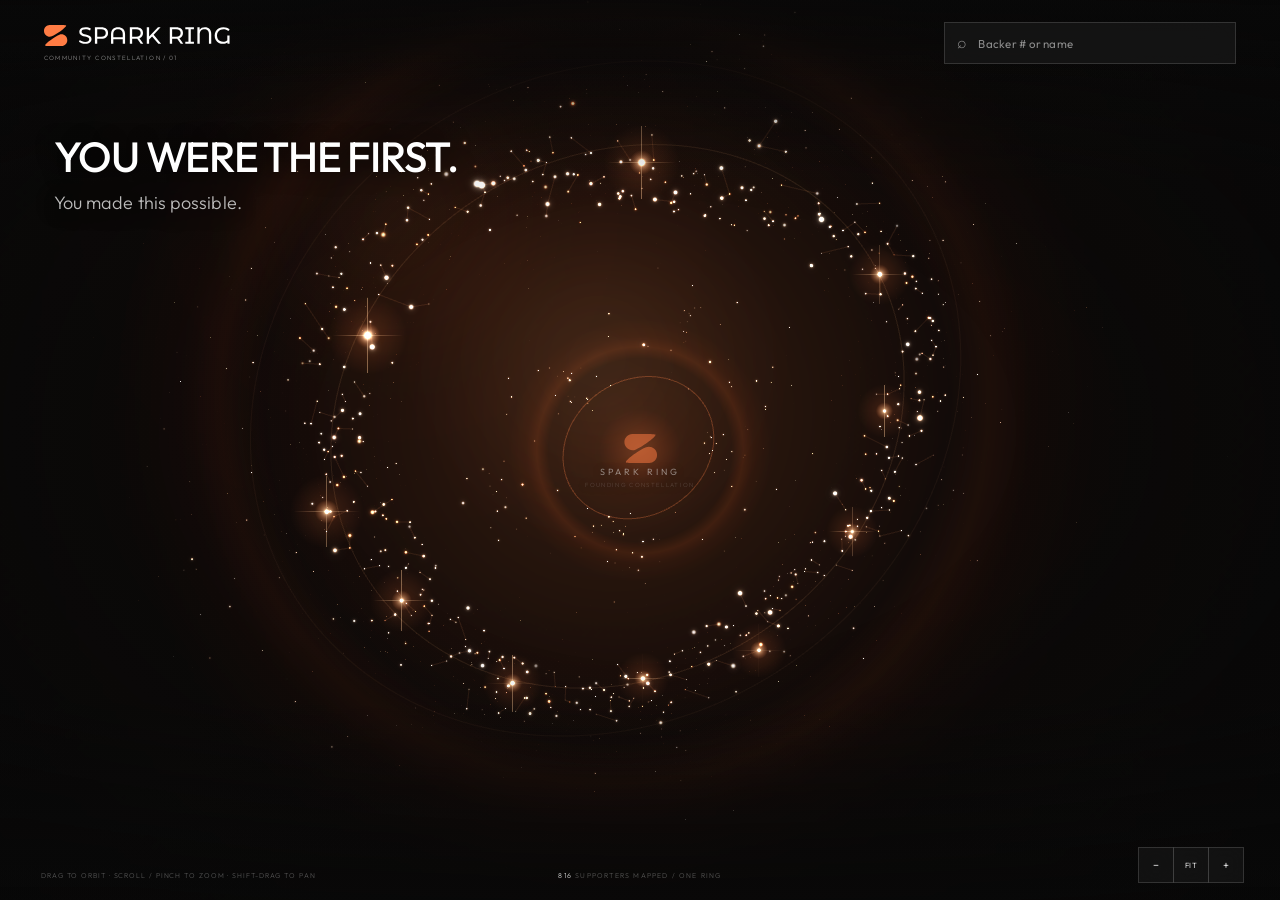
<file: index.html>
<!doctype html>
<html lang="en">
<head>
<meta charset="utf-8">
<meta name="viewport" content="width=device-width, initial-scale=1, maximum-scale=1, user-scalable=no, viewport-fit=cover">
<meta name="theme-color" content="#040404">
<title>Spark Ring — The First 853</title>
<link rel="stylesheet" href="assets/outfit.css">
<link rel="stylesheet" href="assets/app.css?v=20261102-9">
</head>
<body>
<div id="app">
  <canvas id="universe" aria-label="Interactive three-dimensional constellation of 816 Kickstarter supporters"></canvas>
  <div class="vignette" aria-hidden="true"></div>
  <div class="grain" aria-hidden="true"></div>

  <header class="topbar">
    <div class="brand" aria-label="Spark Ring">
      <div class="brand-copy">
        <img class="brand-logo" src="assets/spark-ring-logo-dark.svg" alt="Spark Ring">
        <span class="brand-sub">COMMUNITY CONSTELLATION / 01</span>
      </div>
    </div>

    <div class="search-shell" id="search-shell">
      <div class="search-box">
        <span class="search-icon" aria-hidden="true">⌕</span>
        <input id="search-input" type="search" autocomplete="off" spellcheck="false" aria-label="Search by Backer Number or username" placeholder="Backer # or name">
        <button id="search-clear" class="search-clear" type="button" aria-label="Clear search">ESC</button>
      </div>
      <div id="search-results" class="search-results" role="listbox" aria-label="Search results" hidden></div>
    </div>
  </header>

  <section class="hero" aria-label="Campaign title">
    <h1 id="headline">YOU WERE THE FIRST.</h1>
    <p class="headline-sub">You made this possible.</p>
  </section>

  <div id="label-layer" class="label-layer" aria-hidden="true"></div>

  <div id="center-brand" class="center-brand" aria-hidden="true">
    <img class="center-mark" src="assets/spark-ring-mark.svg" alt="">
    <span class="center-name">SPARK RING</span>
    <span class="center-sub">FOUNDING CONSTELLATION</span>
  </div>

  <div id="selected-label" class="selected-label" hidden aria-live="polite">
    <span class="selected-kicker">BACKER</span>
    <span class="selected-number" id="selected-number">#—</span>
    <span class="selected-name" id="selected-name">—</span>
    <span class="selected-meta" id="selected-meta">—</span>
  </div>

  <div class="hint" aria-hidden="true">DRAG TO ORBIT · SCROLL / PINCH TO ZOOM · SHIFT-DRAG TO PAN</div>
  <div class="status" aria-hidden="true"><span id="status-count">816</span> SUPPORTERS MAPPED / ONE RING</div>

  <div class="controls" aria-label="Camera controls">
    <button id="zoom-out" class="control" type="button" aria-label="Zoom out">−</button>
    <button id="reset-view" class="control reset" type="button" aria-label="Reset view">FIT</button>
    <button id="zoom-in" class="control" type="button" aria-label="Zoom in">+</button>
  </div>

  <div id="loading" class="loading">
    <img class="loading-mark" src="assets/spark-ring-mark.svg" alt="">
    <span>ASSEMBLING THE CONSTELLATION</span>
  </div>
  <div id="error" class="error" hidden></div>
</div>

<script src="vendor/three.min.js"></script>
<script src="assets/constellation-data.js"></script>
<script src="assets/app.js?v=20261102-9"></script>
</body>
</html>
</file>
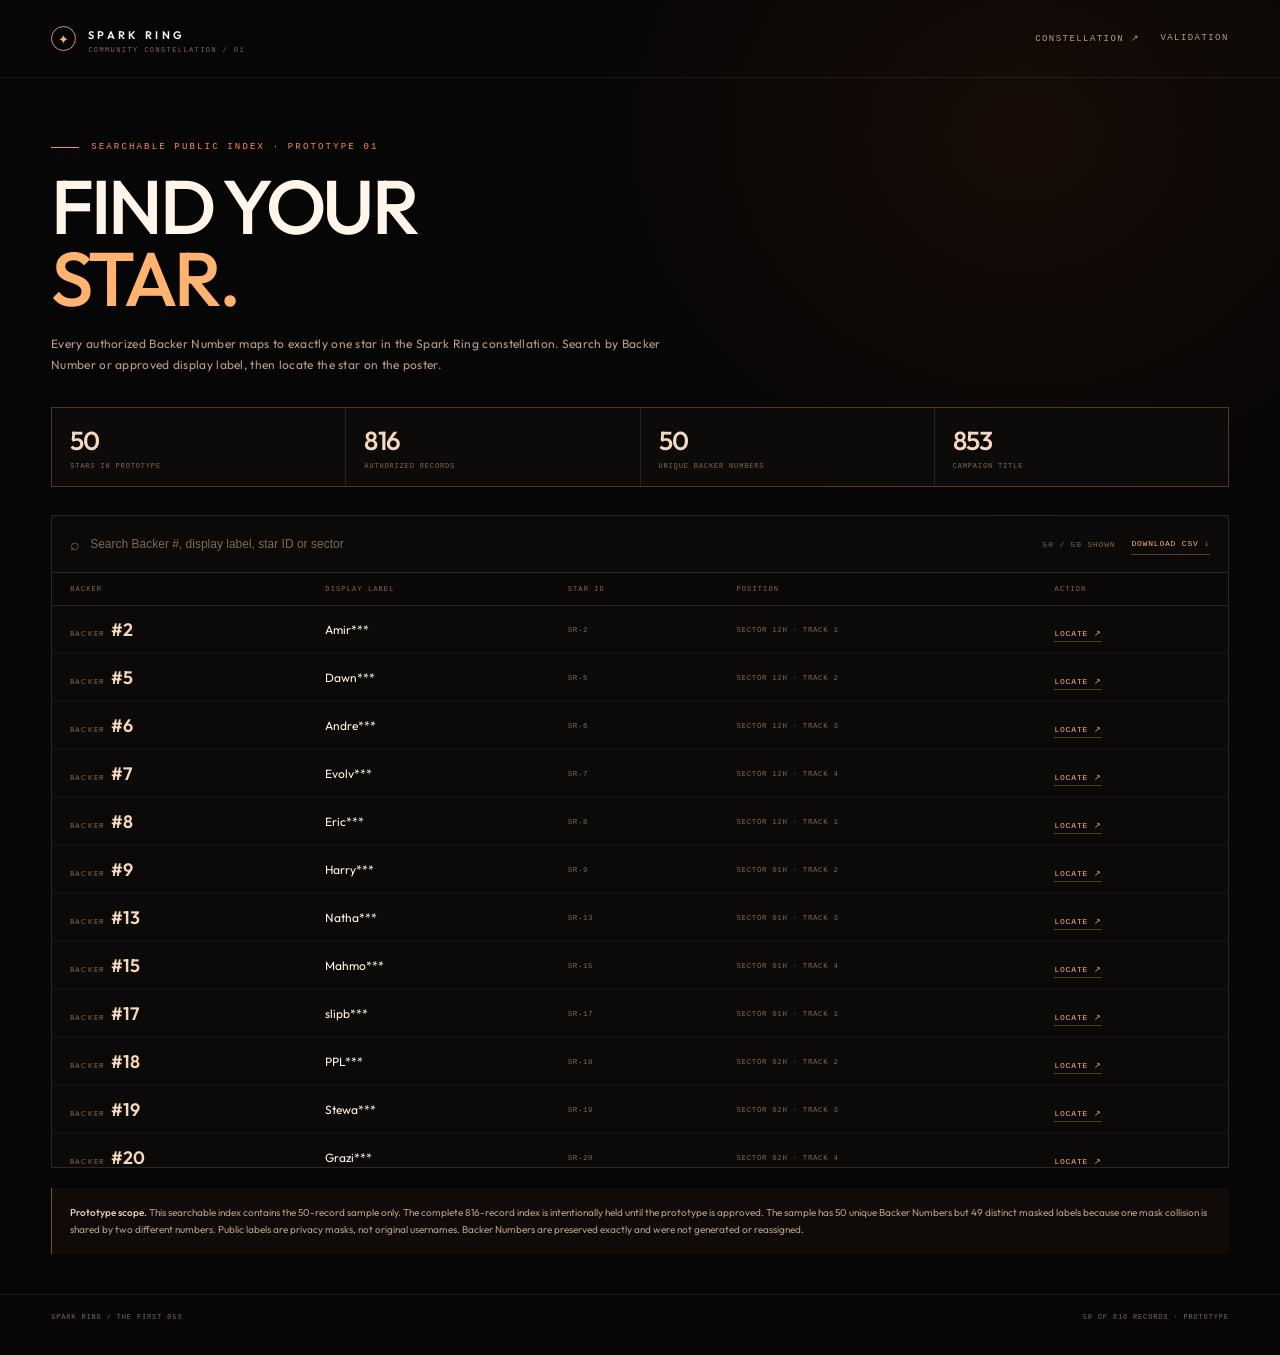
<file: archive/prototype-50/index.html>
<!doctype html>
<html lang="en">
<head>
<meta charset="utf-8">
<meta name="viewport" content="width=device-width, initial-scale=1">
<title>The First 853 — Supporter Index</title>
<style>
@font-face {
  font-family: 'Outfit';
  font-style: normal;
  font-weight: 100 900;
  font-display: block;
  src: url([data-uri]) format('woff2');
}

:root {
  --bg:#070606; --panel:#0d0b09; --ink:#fff5ea; --muted:#b79b86;
  --muted-2:#7e6858; --line:rgba(255,185,140,.15); --orange:#ff8a4c; --amber:#ffb36f;
  --mono:"Cascadia Mono","Consolas","SFMono-Regular",monospace;
}
* { box-sizing:border-box; }
html,body { margin:0; background:var(--bg); color:var(--ink); }
body {
  font-family:"Outfit","Arial",sans-serif; min-height:100vh;
  background:radial-gradient(ellipse 55% 45% at 80% 10%, rgba(117,46,16,.15), transparent 65%), var(--bg);
}
a { color:inherit; text-decoration:none; }
::selection { background:rgba(255,138,76,.32); }
.topbar {
  min-height:78px; display:flex; align-items:center; gap:26px; flex-wrap:wrap;
  padding:16px clamp(18px,4vw,64px); border-bottom:1px solid rgba(255,235,220,.08);
}
.brand { display:flex; align-items:center; gap:12px; }
.brand-mark {
  width:25px; height:25px; border:1px solid rgba(255,174,118,.82); border-radius:50%;
  display:grid; place-items:center; color:var(--amber); font-size:13px;
}
.brand-word { font-size:11px; font-weight:600; letter-spacing:.30em; }
.brand-sub { display:block; margin-top:3px; font-family:var(--mono); font-size:7px; letter-spacing:.2em; color:var(--muted-2); }
.topnav { margin-left:auto; display:flex; gap:20px; }
.topnav a { font-family:var(--mono); font-size:9px; letter-spacing:.16em; color:var(--muted); border-bottom:1px solid transparent; padding:8px 0; }
.topnav a:hover { color:var(--ink); border-color:var(--orange); }
.page { max-width:1340px; margin:0 auto; padding:clamp(30px,5vw,76px) clamp(18px,4vw,64px) 40px; }
.eyebrow { color:var(--orange); font-family:var(--mono); font-size:9px; letter-spacing:.24em; display:flex; align-items:center; gap:12px; }
.eyebrow::before { content:""; width:28px; height:1px; background:var(--orange); }
h1 { font-size:clamp(38px,6vw,76px); font-weight:520; letter-spacing:-.045em; line-height:.95; margin:18px 0 20px; }
h1 em { font-style:normal; color:var(--amber); }
.lede { color:var(--muted); font-size:12px; line-height:1.7; max-width:640px; letter-spacing:.025em; }
.stats { display:grid; grid-template-columns:repeat(4,minmax(0,1fr)); gap:1px; background:var(--line); border:1px solid var(--line); margin:32px 0 28px; }
.stat { background:var(--panel); padding:16px 18px; }
.stat b { display:block; font-size:26px; font-weight:540; letter-spacing:-.03em; color:#f5d8bf; }
.stat span { display:block; margin-top:5px; font-family:var(--mono); font-size:7px; letter-spacing:.12em; color:var(--muted-2); text-transform:uppercase; }
.index-panel { border:1px solid var(--line); background:rgba(13,11,9,.75); }
.index-tools { display:flex; align-items:center; gap:16px; padding:14px 18px; border-bottom:1px solid var(--line); flex-wrap:wrap; }
.search-wrap { display:flex; align-items:center; gap:10px; flex:1; min-width:220px; }
.search-wrap span { color:var(--muted-2); }
#search { width:100%; border:0; background:transparent; color:var(--ink); outline:0; font-size:12px; padding:7px 0; }
#search::placeholder { color:var(--muted-2); }
.result-count { font-family:var(--mono); font-size:8px; letter-spacing:.1em; color:var(--muted-2); }
.download { font-family:var(--mono); font-size:8px; letter-spacing:.1em; color:var(--amber); border-bottom:1px solid rgba(255,179,111,.3); padding:6px 0; }
.table-wrap { overflow:auto; max-height:66vh; }
table { width:100%; border-collapse:collapse; min-width:760px; }
thead { position:sticky; top:0; z-index:2; background:#0b0907; }
th { text-align:left; padding:12px 18px; font-family:var(--mono); font-size:7px; letter-spacing:.16em; font-weight:400; color:var(--muted-2); border-bottom:1px solid var(--line); }
td { padding:12px 18px; border-bottom:1px solid rgba(255,235,220,.055); vertical-align:middle; }
tbody tr:hover { background:rgba(255,138,76,.045); }
.num { font-size:18px; font-weight:600; color:#f5d8bf; white-space:nowrap; }
.num span { color:var(--muted-2); font-size:7px; letter-spacing:.16em; font-weight:400; margin-right:7px; }
.name { font-size:12px; color:var(--ink); }
.meta { font-family:var(--mono); font-size:7.5px; letter-spacing:.08em; color:var(--muted-2); }
.locate { font-family:var(--mono); font-size:8px; letter-spacing:.1em; color:var(--amber); border-bottom:1px solid rgba(255,179,111,.3); padding:3px 0; white-space:nowrap; }
.locate:hover { color:#fff; border-color:#fff; }
.note { margin-top:20px; padding:16px 18px; border-left:1px solid rgba(255,138,76,.5); background:rgba(255,138,76,.035); color:var(--muted); font-size:10px; line-height:1.7; }
.note b { color:#f0d4bc; font-weight:500; }
.empty { padding:40px 18px; color:var(--muted-2); font-family:var(--mono); font-size:9px; }
.page-foot { border-top:1px solid rgba(255,235,220,.08); padding:18px clamp(18px,4vw,64px) 34px; display:flex; justify-content:space-between; gap:20px; flex-wrap:wrap; color:var(--muted-2); font-family:var(--mono); font-size:7px; letter-spacing:.12em; }
@media (max-width:740px){ .stats{grid-template-columns:repeat(2,1fr)} h1{font-size:46px} .topnav{width:100%} }
</style>
</head>
<body>
<header class="topbar">
  <a class="brand" href="index.html">
    <span class="brand-mark" aria-hidden="true">✦</span>
    <span><span class="brand-word">SPARK RING</span><span class="brand-sub">COMMUNITY CONSTELLATION / 01</span></span>
  </a>
  <nav class="topnav" aria-label="Project links">
    <a href="preview.html">CONSTELLATION ↗</a>
    <a href="reports/validation_report.md">VALIDATION</a>
  </nav>
</header>

<main class="page">
  <div class="eyebrow">SEARCHABLE PUBLIC INDEX · PROTOTYPE 01</div>
  <h1>FIND YOUR<br><em>STAR.</em></h1>
  <p class="lede">
    Every authorized Backer Number maps to exactly one star in the Spark Ring constellation.
    Search by Backer Number or approved display label, then locate the star on the poster.
  </p>

  <div class="stats">
    <div class="stat"><b>50</b><span>stars in prototype</span></div>
    <div class="stat"><b>816</b><span>authorized records</span></div>
    <div class="stat"><b>50</b><span>unique Backer Numbers</span></div>
    <div class="stat"><b>853</b><span>campaign title</span></div>
  </div>

  <section class="index-panel" aria-label="Supporter index">
    <div class="index-tools">
      <div class="search-wrap">
        <span aria-hidden="true">⌕</span>
        <input id="search" type="search" placeholder="Search Backer #, display label, star ID or sector" autocomplete="off" aria-label="Search supporters">
      </div>
      <span class="result-count" id="result-count">50 / 50 SHOWN</span>
      <a class="download" href="data/supporter_index.csv">DOWNLOAD CSV ↓</a>
    </div>
    <div class="table-wrap">
      <table>
        <thead><tr><th>BACKER</th><th>DISPLAY LABEL</th><th>STAR ID</th><th>POSITION</th><th>ACTION</th></tr></thead>
        <tbody id="index-body"></tbody>
      </table>
      <div class="empty" id="empty" hidden>No matching supporter. Try a Backer Number.</div>
    </div>
  </section>

  <div class="note">
    <b>Prototype scope.</b> This searchable index contains the 50-record sample only. The complete
    816-record index is intentionally held until the prototype is approved.
    The sample has 50 unique Backer Numbers but 49 distinct masked labels because one
    mask collision is shared by two different numbers. Public labels are privacy masks, not original
    usernames. Backer Numbers are preserved exactly and were not generated or reassigned.
  </div>
</main>

<footer class="page-foot">
  <span>SPARK RING / THE FIRST 853</span>
  <span>50 OF 816 RECORDS · PROTOTYPE</span>
</footer>
<script>
const DATA = [{"backer_number":"2","approved_display_name":"Amir***","star_id":"SR-2","sector":"12H","orbit_track":1,"angle_deg":-89.97,"star_x":540.133,"star_y":552.181},{"backer_number":"5","approved_display_name":"Dawn***","star_id":"SR-5","sector":"12H","orbit_track":2,"angle_deg":-81.761,"star_x":574.879,"star_y":567.123},{"backer_number":"6","approved_display_name":"Andre***","star_id":"SR-6","sector":"12H","orbit_track":3,"angle_deg":-74.434,"star_x":605.975,"star_y":571.154},{"backer_number":"7","approved_display_name":"Evolv***","star_id":"SR-7","sector":"12H","orbit_track":4,"angle_deg":-69.036,"star_x":627.404,"star_y":579.871},{"backer_number":"8","approved_display_name":"Eric***","star_id":"SR-8","sector":"12H","orbit_track":1,"angle_deg":-61.532,"star_x":658.363,"star_y":589.709},{"backer_number":"9","approved_display_name":"Harry***","star_id":"SR-9","sector":"01H","orbit_track":2,"angle_deg":-55.085,"star_x":685.246,"star_y":599.911},{"backer_number":"13","approved_display_name":"Natha***","star_id":"SR-13","sector":"01H","orbit_track":3,"angle_deg":-46.18,"star_x":712.55,"star_y":628.193},{"backer_number":"15","approved_display_name":"Mahmo***","star_id":"SR-15","sector":"01H","orbit_track":4,"angle_deg":-39.32,"star_x":730.337,"star_y":652.098},{"backer_number":"17","approved_display_name":"slipb***","star_id":"SR-17","sector":"01H","orbit_track":1,"angle_deg":-31.941,"star_x":746.564,"star_y":679.221},{"backer_number":"18","approved_display_name":"PPL***","star_id":"SR-18","sector":"02H","orbit_track":2,"angle_deg":-25.413,"star_x":770.312,"star_y":698.576},{"backer_number":"19","approved_display_name":"Stewa***","star_id":"SR-19","sector":"02H","orbit_track":3,"angle_deg":-19.21,"star_x":770.775,"star_y":727.592},{"backer_number":"20","approved_display_name":"Grazi***","star_id":"SR-20","sector":"02H","orbit_track":4,"angle_deg":-10.292,"star_x":783.181,"star_y":763.84},{"backer_number":"21","approved_display_name":"Micha***","star_id":"SR-21","sector":"02H","orbit_track":1,"angle_deg":-4.011,"star_x":801.079,"star_y":789.695},{"backer_number":"22","approved_display_name":"Nelso***","star_id":"SR-22","sector":"03H","orbit_track":2,"angle_deg":3.246,"star_x":793.372,"star_y":822.37},{"backer_number":"23","approved_display_name":"Heath***","star_id":"SR-23","sector":"03H","orbit_track":3,"angle_deg":11.541,"star_x":791.11,"star_y":859.274},{"backer_number":"24","approved_display_name":"Jack***","star_id":"SR-24","sector":"03H","orbit_track":4,"angle_deg":17.25,"star_x":783.331,"star_y":883.558},{"backer_number":"25","approved_display_name":"Arno***","star_id":"SR-25","sector":"03H","orbit_track":1,"angle_deg":24.216,"star_x":772.025,"star_y":912.355},{"backer_number":"26","approved_display_name":"Louis***","star_id":"SR-26","sector":"04H","orbit_track":2,"angle_deg":33.321,"star_x":753.369,"star_y":948.268},{"backer_number":"27","approved_display_name":"Bryan***","star_id":"SR-27","sector":"04H","orbit_track":3,"angle_deg":40.184,"star_x":726.34,"star_y":965.38},{"backer_number":"28","approved_display_name":"Silvi***","star_id":"SR-28","sector":"04H","orbit_track":4,"angle_deg":46.988,"star_x":716.91,"star_y":997.636},{"backer_number":"29","approved_display_name":"Brian***","star_id":"SR-29","sector":"04H","orbit_track":1,"angle_deg":54.133,"star_x":692.174,"star_y":1018.479},{"backer_number":"30","approved_display_name":"Linda***","star_id":"SR-30","sector":"05H","orbit_track":2,"angle_deg":62.176,"star_x":658.543,"star_y":1032.611},{"backer_number":"32","approved_display_name":"David***","star_id":"SR-32","sector":"05H","orbit_track":3,"angle_deg":67.866,"star_x":631.869,"star_y":1033.86},{"backer_number":"33","approved_display_name":"Olive***","star_id":"SR-33","sector":"05H","orbit_track":4,"angle_deg":76.313,"star_x":597.813,"star_y":1045.384},{"backer_number":"34","approved_display_name":"ors***","star_id":"SR-34","sector":"05H","orbit_track":1,"angle_deg":83.822,"star_x":566.587,"star_y":1053.636},{"backer_number":"35","approved_display_name":"Dale***","star_id":"SR-35","sector":"05H","orbit_track":2,"angle_deg":88.801,"star_x":545.174,"star_y":1055.246},{"backer_number":"36","approved_display_name":"artur***","star_id":"SR-36","sector":"06H","orbit_track":3,"angle_deg":96.926,"star_x":510.089,"star_y":1054.221},{"backer_number":"37","approved_display_name":"Troy***","star_id":"SR-37","sector":"06H","orbit_track":4,"angle_deg":104.783,"star_x":477.02,"star_y":1046.66},{"backer_number":"38","approved_display_name":"Tony***","star_id":"SR-38","sector":"06H","orbit_track":1,"angle_deg":112.115,"star_x":447.923,"star_y":1034.584},{"backer_number":"39","approved_display_name":"Circu***","star_id":"SR-39","sector":"06H","orbit_track":2,"angle_deg":119.285,"star_x":419.734,"star_y":1022.444},{"backer_number":"41","approved_display_name":"Jil***","star_id":"SR-41","sector":"07H","orbit_track":4,"angle_deg":126.22,"star_x":392.321,"star_y":1009.633},{"backer_number":"42","approved_display_name":"Aadev***","star_id":"SR-42","sector":"07H","orbit_track":4,"angle_deg":134.412,"star_x":364.448,"star_y":987.193},{"backer_number":"44","approved_display_name":"Colli***","star_id":"SR-44","sector":"07H","orbit_track":1,"angle_deg":139.615,"star_x":352.073,"star_y":967.852},{"backer_number":"45","approved_display_name":"Georg***","star_id":"SR-45","sector":"07H","orbit_track":2,"angle_deg":146.379,"star_x":328.428,"star_y":948.68},{"backer_number":"47","approved_display_name":"VRG***","star_id":"SR-47","sector":"08H","orbit_track":3,"angle_deg":154.299,"star_x":309.595,"star_y":918.889},{"backer_number":"49","approved_display_name":"Gorda***","star_id":"SR-49","sector":"08H","orbit_track":4,"angle_deg":161.345,"star_x":308.211,"star_y":886.253},{"backer_number":"50","approved_display_name":"Jess***","star_id":"SR-50","sector":"08H","orbit_track":1,"angle_deg":169.229,"star_x":289.664,"star_y":855.624},{"backer_number":"51","approved_display_name":"Carin***","star_id":"SR-51","sector":"08H","orbit_track":2,"angle_deg":177.163,"star_x":293.754,"star_y":820.204},{"backer_number":"52","approved_display_name":"Crist***","star_id":"SR-52","sector":"09H","orbit_track":3,"angle_deg":183.857,"star_x":290.965,"star_y":791.21},{"backer_number":"53","approved_display_name":"Adam***","star_id":"SR-53","sector":"09H","orbit_track":4,"angle_deg":191.304,"star_x":293.105,"star_y":758.648},{"backer_number":"54","approved_display_name":"Don***","star_id":"SR-54","sector":"09H","orbit_track":1,"angle_deg":199.17,"star_x":307.222,"star_y":727.077},{"backer_number":"55","approved_display_name":"Paolo***","star_id":"SR-55","sector":"09H","orbit_track":2,"angle_deg":205.979,"star_x":310.522,"star_y":696.182},{"backer_number":"56","approved_display_name":"Andre***","star_id":"SR-56","sector":"10H","orbit_track":3,"angle_deg":211.178,"star_x":322.556,"star_y":676.423},{"backer_number":"57","approved_display_name":"Mina***","star_id":"SR-57","sector":"10H","orbit_track":4,"angle_deg":220.499,"star_x":349.033,"star_y":644.903},{"backer_number":"58","approved_display_name":"Progr***","star_id":"SR-58","sector":"10H","orbit_track":1,"angle_deg":227.494,"star_x":372.819,"star_y":625.595},{"backer_number":"59","approved_display_name":"Toby***","star_id":"SR-59","sector":"10H","orbit_track":2,"angle_deg":233.244,"star_x":387.34,"star_y":603.605},{"backer_number":"60","approved_display_name":"ALO***","star_id":"SR-60","sector":"11H","orbit_track":3,"angle_deg":242.385,"star_x":421.183,"star_y":580.866},{"backer_number":"61","approved_display_name":"Gunth***","star_id":"SR-61","sector":"11H","orbit_track":4,"angle_deg":249.236,"star_x":451.34,"star_y":574.161},{"backer_number":"62","approved_display_name":"clair***","star_id":"SR-62","sector":"11H","orbit_track":1,"angle_deg":255.97,"star_x":479.679,"star_y":566.607},{"backer_number":"63","approved_display_name":"Peter***","star_id":"SR-63","sector":"11H","orbit_track":2,"angle_deg":263.828,"star_x":512.504,"star_y":553.716}];
const search = document.getElementById("search");
const count = document.getElementById("result-count");
const tbody = document.getElementById("index-body");
const empty = document.getElementById("empty");
const rows = [];

function build() {
  DATA.forEach(d => {
    const tr = document.createElement("tr");
    const tdNum = document.createElement("td");
    tdNum.className = "num";
    const small = document.createElement("span");
    small.textContent = "BACKER";
    tdNum.append(small, document.createTextNode("#" + d.backer_number));

    const tdName = document.createElement("td");
    tdName.className = "name";
    tdName.textContent = d.approved_display_name;

    const tdStar = document.createElement("td");
    tdStar.className = "meta";
    tdStar.textContent = d.star_id;

    const tdSector = document.createElement("td");
    tdSector.className = "meta";
    tdSector.textContent = `SECTOR ${d.sector} · TRACK ${d.orbit_track}`;

    const tdLink = document.createElement("td");
    const link = document.createElement("a");
    link.className = "locate";
    link.href = `preview.html#backer-${encodeURIComponent(d.backer_number)}`;
    link.textContent = "LOCATE ↗";
    tdLink.appendChild(link);

    tr.append(tdNum, tdName, tdStar, tdSector, tdLink);
    tr.dataset.search = `${d.backer_number} ${d.approved_display_name} ${d.star_id} ${d.sector}`.toLocaleLowerCase();
    tbody.appendChild(tr);
    rows.push(tr);
  });
  count.textContent = `${DATA.length} / ${DATA.length} SHOWN`;
}

function filter() {
  const q = search.value.trim().toLocaleLowerCase();
  let shown = 0;
  rows.forEach(row => {
    const visible = !q || row.dataset.search.includes(q);
    row.hidden = !visible;
    if (visible) shown += 1;
  });
  count.textContent = `${shown} / ${DATA.length} SHOWN`;
  empty.hidden = shown !== 0;
}
search.addEventListener("input", filter);
search.addEventListener("keydown", event => {
  if (event.key === "Escape") { search.value = ""; filter(); search.blur(); }
});
document.addEventListener("keydown", event => {
  if (event.key === "/" && document.activeElement !== search) {
    event.preventDefault(); search.focus();
  }
});
build();
filter();
</script>
</body>
</html>
</file>
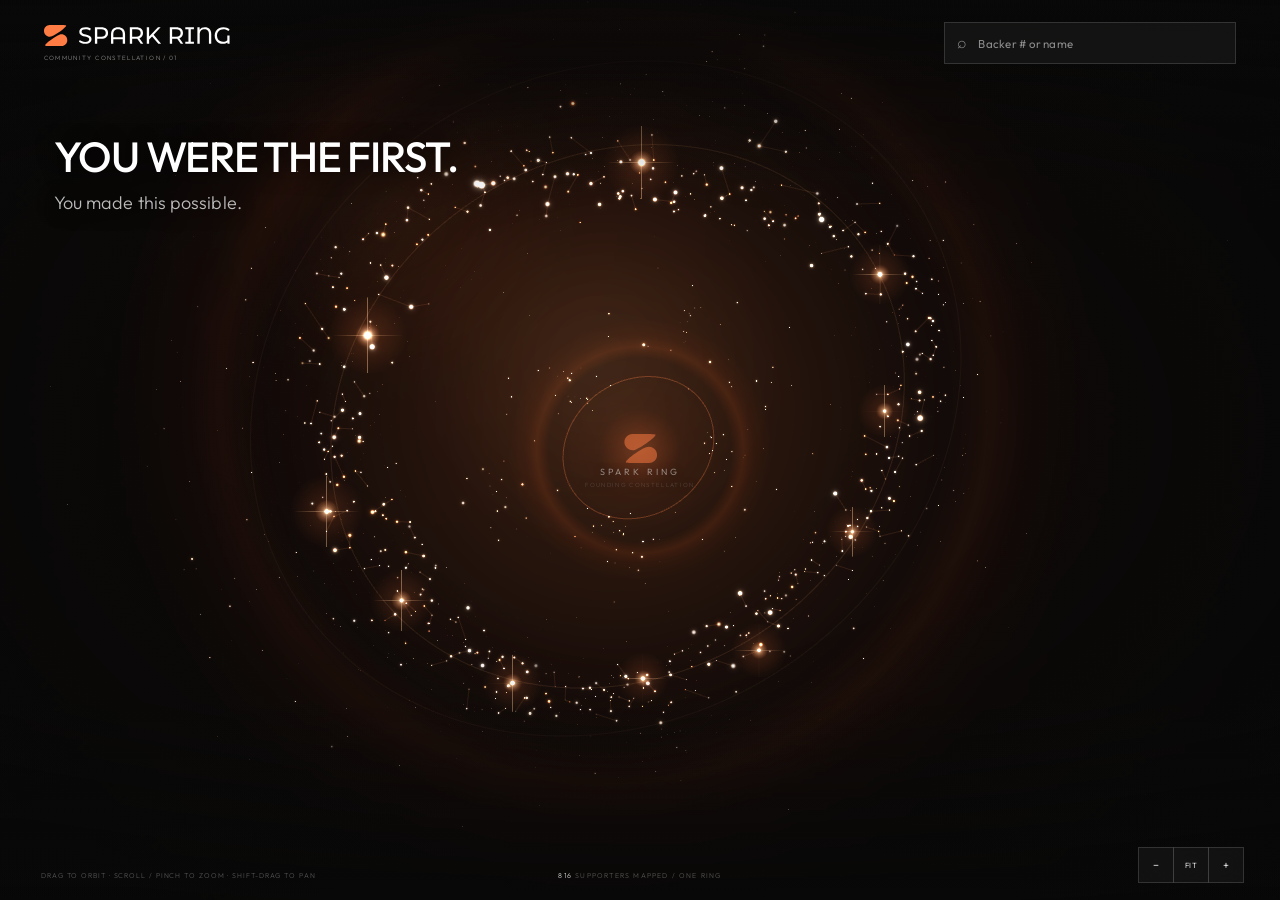
<file: index2.html>
<!doctype html>
<html lang="en">
<head>
<meta charset="utf-8">
<meta name="viewport" content="width=device-width, initial-scale=1, viewport-fit=cover">
<meta name="theme-color" content="#040404">
<title>Spark Ring — The First 853</title>
<link rel="stylesheet" href="assets/outfit.css">
<link rel="stylesheet" href="assets/app.css">
</head>
<body>
<div id="app">
  <canvas id="universe" aria-label="Interactive three-dimensional constellation of 816 Kickstarter supporters"></canvas>
  <div class="vignette" aria-hidden="true"></div>
  <div class="grain" aria-hidden="true"></div>

  <header class="topbar">
    <div class="brand" aria-label="Spark Ring">
      <div class="brand-copy">
        <img class="brand-logo" src="assets/spark-ring-logo-dark.svg" alt="Spark Ring">
        <span class="brand-sub">COMMUNITY CONSTELLATION / 01</span>
      </div>
    </div>

    <div class="search-shell" id="search-shell">
      <div class="search-box">
        <span class="search-icon" aria-hidden="true">⌕</span>
        <input id="search-input" type="search" autocomplete="off" spellcheck="false" aria-label="Search by Backer Number or username" placeholder="Backer # or name">
        <button id="search-clear" class="search-clear" type="button" aria-label="Clear search">ESC</button>
      </div>
      <div id="search-results" class="search-results" role="listbox" aria-label="Search results" hidden></div>
    </div>
  </header>

  <section class="hero" aria-label="Campaign title">
    <h1 id="headline">YOU WERE THE FIRST.</h1>
    <p class="headline-sub">You made this possible.</p>
  </section>

  <div id="label-layer" class="label-layer" aria-hidden="true"></div>

  <div id="center-brand" class="center-brand" aria-hidden="true">
    <img class="center-mark" src="assets/spark-ring-mark.svg" alt="">
    <span class="center-name">SPARK RING</span>
    <span class="center-sub">FOUNDING CONSTELLATION</span>
  </div>

  <div id="selected-label" class="selected-label" hidden aria-live="polite">
    <span class="selected-kicker">BACKER</span>
    <span class="selected-number" id="selected-number">#—</span>
    <span class="selected-name" id="selected-name">—</span>
    <span class="selected-meta" id="selected-meta">—</span>
  </div>

  <div class="hint" aria-hidden="true">DRAG TO ORBIT · SCROLL / PINCH TO ZOOM · SHIFT-DRAG TO PAN</div>
  <div class="status" aria-hidden="true"><span id="status-count">816</span> SUPPORTERS MAPPED / ONE RING</div>

  <div class="controls" aria-label="Camera controls">
    <button id="zoom-out" class="control" type="button" aria-label="Zoom out">−</button>
    <button id="reset-view" class="control reset" type="button" aria-label="Reset view">FIT</button>
    <button id="zoom-in" class="control" type="button" aria-label="Zoom in">+</button>
  </div>

  <div id="loading" class="loading">
    <img class="loading-mark" src="assets/spark-ring-mark.svg" alt="">
    <span>ASSEMBLING THE CONSTELLATION</span>
  </div>
  <div id="error" class="error" hidden></div>
</div>

<script src="vendor/three.min.js"></script>
<script src="assets/constellation-data.js"></script>
<script src="assets/app.js"></script>
</body>
</html>
</file>
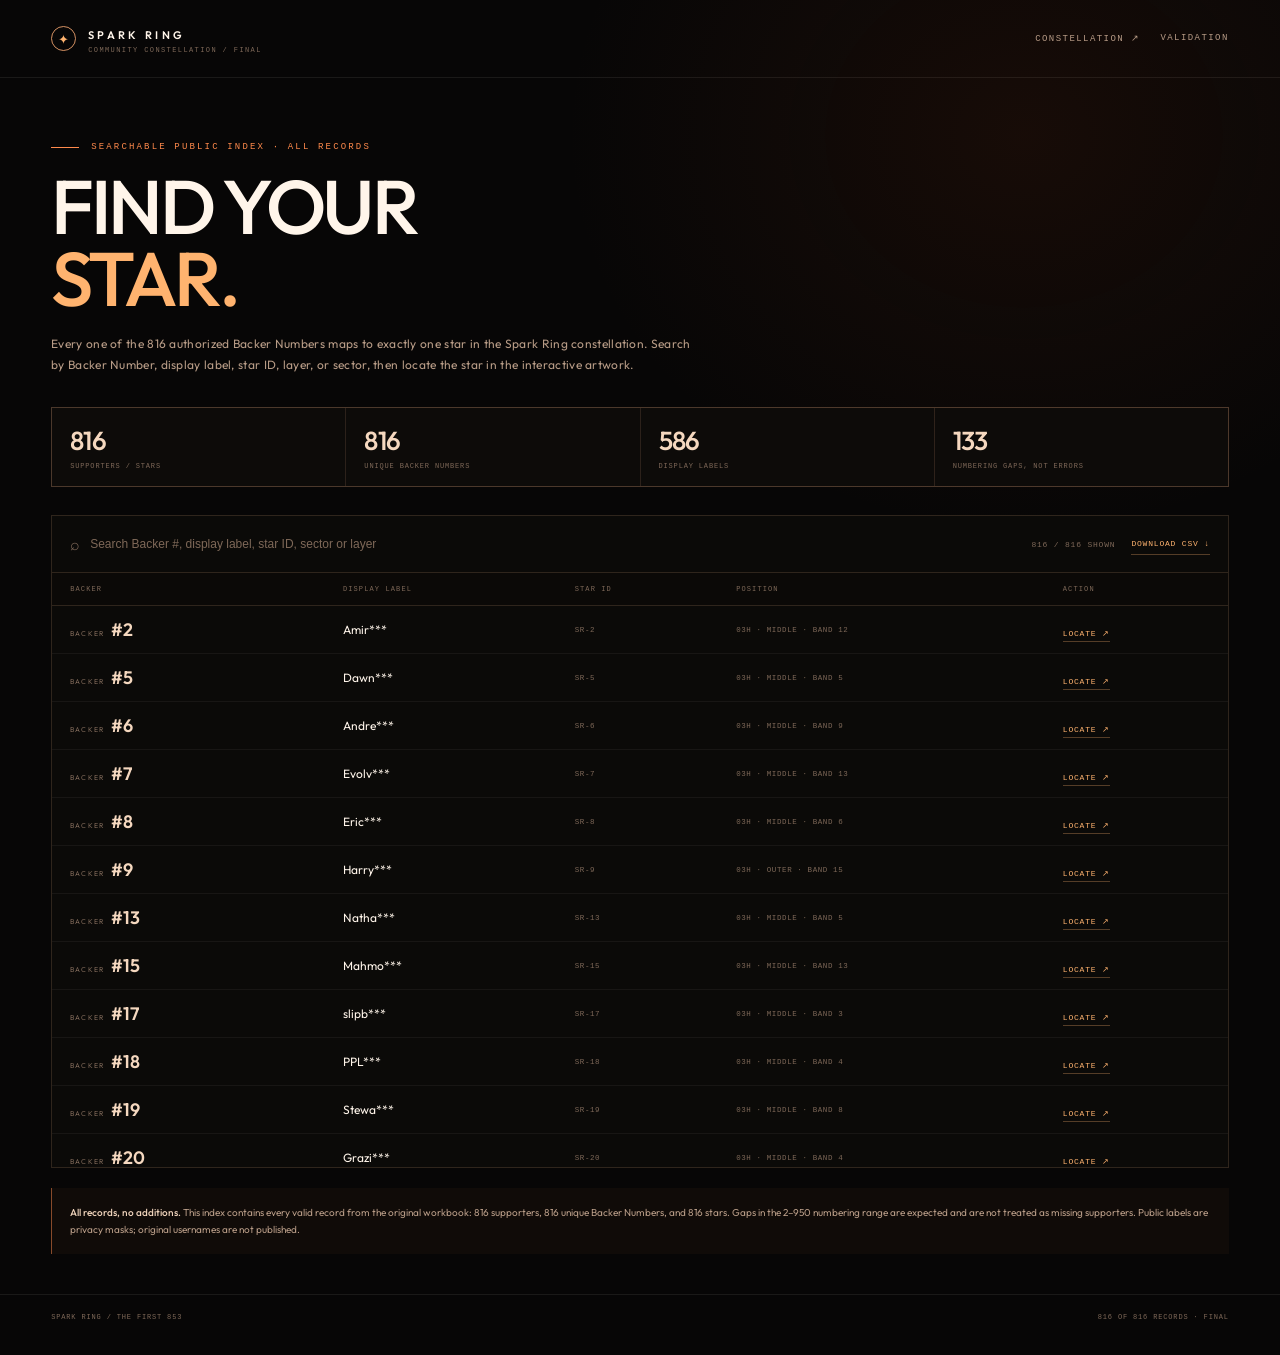
<file: archive/flat-preview/flat-index.html>
<!doctype html>
<html lang="en">
<head>
<meta charset="utf-8">
<meta name="viewport" content="width=device-width, initial-scale=1">
<title>The First 853 — All 816 Supporters</title>
<style>
@font-face {
  font-family: 'Outfit';
  font-style: normal;
  font-weight: 100 900;
  font-display: block;
  src: url([data-uri]) format('woff2');
}

:root {
  --bg:#070606; --panel:#0d0b09; --ink:#fff5ea; --muted:#b79b86;
  --muted-2:#7e6858; --line:rgba(255,185,140,.15); --orange:#ff8a4c; --amber:#ffb36f;
  --mono:"Cascadia Mono","Consolas","SFMono-Regular",monospace;
}
* { box-sizing:border-box; }
html,body { margin:0; background:var(--bg); color:var(--ink); }
body {
  font-family:"Outfit","Arial",sans-serif; min-height:100vh;
  background:radial-gradient(ellipse 55% 45% at 80% 10%, rgba(117,46,16,.15), transparent 65%), var(--bg);
}
a { color:inherit; text-decoration:none; }
::selection { background:rgba(255,138,76,.32); }
.topbar {
  min-height:78px; display:flex; align-items:center; gap:26px; flex-wrap:wrap;
  padding:16px clamp(18px,4vw,64px); border-bottom:1px solid rgba(255,235,220,.08);
}
.brand { display:flex; align-items:center; gap:12px; }
.brand-mark {
  width:25px; height:25px; border:1px solid rgba(255,174,118,.82); border-radius:50%;
  display:grid; place-items:center; color:var(--amber); font-size:13px;
}
.brand-word { font-size:11px; font-weight:600; letter-spacing:.30em; }
.brand-sub { display:block; margin-top:3px; font-family:var(--mono); font-size:7px; letter-spacing:.2em; color:var(--muted-2); }
.topnav { margin-left:auto; display:flex; gap:20px; }
.topnav a { font-family:var(--mono); font-size:9px; letter-spacing:.16em; color:var(--muted); border-bottom:1px solid transparent; padding:8px 0; }
.topnav a:hover { color:var(--ink); border-color:var(--orange); }
.page { max-width:1340px; margin:0 auto; padding:clamp(30px,5vw,76px) clamp(18px,4vw,64px) 40px; }
.eyebrow { color:var(--orange); font-family:var(--mono); font-size:9px; letter-spacing:.24em; display:flex; align-items:center; gap:12px; }
.eyebrow::before { content:""; width:28px; height:1px; background:var(--orange); }
h1 { font-size:clamp(38px,6vw,76px); font-weight:520; letter-spacing:-.045em; line-height:.95; margin:18px 0 20px; }
h1 em { font-style:normal; color:var(--amber); }
.lede { color:var(--muted); font-size:12px; line-height:1.7; max-width:640px; letter-spacing:.025em; }
.stats { display:grid; grid-template-columns:repeat(4,minmax(0,1fr)); gap:1px; background:var(--line); border:1px solid var(--line); margin:32px 0 28px; }
.stat { background:var(--panel); padding:16px 18px; }
.stat b { display:block; font-size:26px; font-weight:540; letter-spacing:-.03em; color:#f5d8bf; }
.stat span { display:block; margin-top:5px; font-family:var(--mono); font-size:7px; letter-spacing:.12em; color:var(--muted-2); text-transform:uppercase; }
.index-panel { border:1px solid var(--line); background:rgba(13,11,9,.75); }
.index-tools { display:flex; align-items:center; gap:16px; padding:14px 18px; border-bottom:1px solid var(--line); flex-wrap:wrap; }
.search-wrap { display:flex; align-items:center; gap:10px; flex:1; min-width:220px; }
.search-wrap span { color:var(--muted-2); }
#search { width:100%; border:0; background:transparent; color:var(--ink); outline:0; font-size:12px; padding:7px 0; }
#search::placeholder { color:var(--muted-2); }
.result-count { font-family:var(--mono); font-size:8px; letter-spacing:.1em; color:var(--muted-2); }
.download { font-family:var(--mono); font-size:8px; letter-spacing:.1em; color:var(--amber); border-bottom:1px solid rgba(255,179,111,.3); padding:6px 0; }
.table-wrap { overflow:auto; max-height:66vh; }
table { width:100%; border-collapse:collapse; min-width:760px; }
thead { position:sticky; top:0; z-index:2; background:#0b0907; }
th { text-align:left; padding:12px 18px; font-family:var(--mono); font-size:7px; letter-spacing:.16em; font-weight:400; color:var(--muted-2); border-bottom:1px solid var(--line); }
td { padding:12px 18px; border-bottom:1px solid rgba(255,235,220,.055); vertical-align:middle; }
tbody tr:hover { background:rgba(255,138,76,.045); }
.num { font-size:18px; font-weight:600; color:#f5d8bf; white-space:nowrap; }
.num span { color:var(--muted-2); font-size:7px; letter-spacing:.16em; font-weight:400; margin-right:7px; }
.name { font-size:12px; color:var(--ink); }
.meta { font-family:var(--mono); font-size:7.5px; letter-spacing:.08em; color:var(--muted-2); }
.locate { font-family:var(--mono); font-size:8px; letter-spacing:.1em; color:var(--amber); border-bottom:1px solid rgba(255,179,111,.3); padding:3px 0; white-space:nowrap; }
.locate:hover { color:#fff; border-color:#fff; }
.note { margin-top:20px; padding:16px 18px; border-left:1px solid rgba(255,138,76,.5); background:rgba(255,138,76,.035); color:var(--muted); font-size:10px; line-height:1.7; }
.note b { color:#f0d4bc; font-weight:500; }
.empty { padding:40px 18px; color:var(--muted-2); font-family:var(--mono); font-size:9px; }
.page-foot { border-top:1px solid rgba(255,235,220,.08); padding:18px clamp(18px,4vw,64px) 34px; display:flex; justify-content:space-between; gap:20px; flex-wrap:wrap; color:var(--muted-2); font-family:var(--mono); font-size:7px; letter-spacing:.12em; }
@media (max-width:740px){ .stats{grid-template-columns:repeat(2,1fr)} h1{font-size:46px} .topnav{width:100%} }
</style>
</head>
<body>
<header class="topbar">
  <a class="brand" href="index.html">
    <span class="brand-mark" aria-hidden="true">✦</span>
    <span><span class="brand-word">SPARK RING</span><span class="brand-sub">COMMUNITY CONSTELLATION / FINAL</span></span>
  </a>
  <nav class="topnav" aria-label="Project links">
    <a href="preview.html">CONSTELLATION ↗</a>
    <a href="validation-report.txt">VALIDATION</a>
  </nav>
</header>

<main class="page">
  <div class="eyebrow">SEARCHABLE PUBLIC INDEX · ALL RECORDS</div>
  <h1>FIND YOUR<br><em>STAR.</em></h1>
  <p class="lede">
    Every one of the 816 authorized Backer Numbers maps to exactly one star in the Spark Ring
    constellation. Search by Backer Number, display label, star ID, layer, or sector, then locate
    the star in the interactive artwork.
  </p>

  <div class="stats">
    <div class="stat"><b>816</b><span>supporters / stars</span></div>
    <div class="stat"><b>816</b><span>unique Backer Numbers</span></div>
    <div class="stat"><b>586</b><span>display labels</span></div>
    <div class="stat"><b>133</b><span>numbering gaps, not errors</span></div>
  </div>

  <section class="index-panel" aria-label="Supporter index">
    <div class="index-tools">
      <div class="search-wrap">
        <span aria-hidden="true">⌕</span>
        <input id="search" type="search" placeholder="Search Backer #, display label, star ID, sector or layer" autocomplete="off" aria-label="Search supporters">
      </div>
      <span class="result-count" id="result-count">816 / 816 SHOWN</span>
      <a class="download" href="data/supporter_index.csv">DOWNLOAD CSV ↓</a>
    </div>
    <div class="table-wrap">
      <table>
        <thead><tr><th>BACKER</th><th>DISPLAY LABEL</th><th>STAR ID</th><th>POSITION</th><th>ACTION</th></tr></thead>
        <tbody id="index-body"></tbody>
      </table>
      <div class="empty" id="empty" hidden>No matching supporter. Try a Backer Number.</div>
    </div>
  </section>

  <div class="note">
    <b>All records, no additions.</b> This index contains every valid record from the original
    workbook: 816 supporters, 816 unique Backer Numbers, and 816 stars. Gaps in the
    2–950 numbering range are expected and are not treated as missing supporters. Public labels
    are privacy masks; original usernames are not published.
  </div>
</main>

<footer class="page-foot">
  <span>SPARK RING / THE FIRST 853</span>
  <span>816 OF 816 RECORDS · FINAL</span>
</footer>
<script>
const DATA = [{"backer_number":"2","approved_display_name":"Amir***","star_id":"SR-2","sector":"03H","layer":"middle","layer_index":1,"label_band":12,"angle_deg":0.166,"star_x":4243.406,"star_y":4403.606},{"backer_number":"5","approved_display_name":"Dawn***","star_id":"SR-5","sector":"03H","layer":"middle","layer_index":1,"label_band":5,"angle_deg":0.303,"star_x":4096.934,"star_y":4405.794},{"backer_number":"6","approved_display_name":"Andre***","star_id":"SR-6","sector":"03H","layer":"middle","layer_index":1,"label_band":9,"angle_deg":0.958,"star_x":4199.715,"star_y":4420.069},{"backer_number":"7","approved_display_name":"Evolv***","star_id":"SR-7","sector":"03H","layer":"middle","layer_index":1,"label_band":13,"angle_deg":1.211,"star_x":4298.169,"star_y":4427.443},{"backer_number":"8","approved_display_name":"Eric***","star_id":"SR-8","sector":"03H","layer":"middle","layer_index":1,"label_band":6,"angle_deg":1.903,"star_x":4117.669,"star_y":4437.132},{"backer_number":"9","approved_display_name":"Harry***","star_id":"SR-9","sector":"03H","layer":"outer","layer_index":2,"label_band":15,"angle_deg":2.005,"star_x":4613.264,"star_y":4456.477},{"backer_number":"13","approved_display_name":"Natha***","star_id":"SR-13","sector":"03H","layer":"middle","layer_index":1,"label_band":5,"angle_deg":2.104,"star_x":4108.896,"star_y":4440.738},{"backer_number":"15","approved_display_name":"Mahmo***","star_id":"SR-15","sector":"03H","layer":"middle","layer_index":1,"label_band":13,"angle_deg":2.976,"star_x":4296.867,"star_y":4467.41},{"backer_number":"17","approved_display_name":"slipb***","star_id":"SR-17","sector":"03H","layer":"middle","layer_index":1,"label_band":3,"angle_deg":2.996,"star_x":3992.642,"star_y":4451.946},{"backer_number":"18","approved_display_name":"PPL***","star_id":"SR-18","sector":"03H","layer":"middle","layer_index":1,"label_band":4,"angle_deg":3.361,"star_x":4071.478,"star_y":4462.93},{"backer_number":"19","approved_display_name":"Stewa***","star_id":"SR-19","sector":"03H","layer":"middle","layer_index":1,"label_band":8,"angle_deg":4.444,"star_x":4155.942,"star_y":4489.832},{"backer_number":"20","approved_display_name":"Grazi***","star_id":"SR-20","sector":"03H","layer":"middle","layer_index":1,"label_band":4,"angle_deg":4.538,"star_x":4056.059,"star_y":4483.813},{"backer_number":"21","approved_display_name":"Micha***","star_id":"SR-21","sector":"03H","layer":"inner","layer_index":0,"label_band":1,"angle_deg":4.545,"star_x":3559.757,"star_y":4444.5},{"backer_number":"22","approved_display_name":"Nelso***","star_id":"SR-22","sector":"03H","layer":"middle","layer_index":1,"label_band":5,"angle_deg":5.25,"star_x":4096.368,"star_y":4500.739},{"backer_number":"23","approved_display_name":"Heath***","star_id":"SR-23","sector":"03H","layer":"middle","layer_index":1,"label_band":3,"angle_deg":5.436,"star_x":4034.363,"star_y":4498.427},{"backer_number":"24","approved_display_name":"Jack***","star_id":"SR-24","sector":"03H","layer":"middle","layer_index":1,"label_band":11,"angle_deg":5.928,"star_x":4216.424,"star_y":4526.315},{"backer_number":"25","approved_display_name":"Arno***","star_id":"SR-25","sector":"03H","layer":"middle","layer_index":1,"label_band":3,"angle_deg":6.288,"star_x":3988.021,"star_y":4508.865},{"backer_number":"26","approved_display_name":"Louis***","star_id":"SR-26","sector":"03H","layer":"middle","layer_index":1,"label_band":13,"angle_deg":7.188,"star_x":4306.042,"star_y":4564.707},{"backer_number":"27","approved_display_name":"Bryan***","star_id":"SR-27","sector":"03H","layer":"outer","layer_index":2,"label_band":16,"angle_deg":7.306,"star_x":4708.357,"star_y":4619.016},{"backer_number":"28","approved_display_name":"Silvi***","star_id":"SR-28","sector":"03H","layer":"middle","layer_index":1,"label_band":4,"angle_deg":7.418,"star_x":4078.82,"star_y":4540.455},{"backer_number":"29","approved_display_name":"Brian***","star_id":"SR-29","sector":"03H","layer":"outer","layer_index":2,"label_band":16,"angle_deg":7.652,"star_x":4667.226,"star_y":4623.983},{"backer_number":"30","approved_display_name":"Linda***","star_id":"SR-30","sector":"03H","layer":"inner","layer_index":0,"label_band":1,"angle_deg":7.719,"star_x":3617.966,"star_y":4483.763},{"backer_number":"32","approved_display_name":"David***","star_id":"SR-32","sector":"03H","layer":"middle","layer_index":1,"label_band":6,"angle_deg":7.806,"star_x":4104.809,"star_y":4551.463},{"backer_number":"33","approved_display_name":"Olive***","star_id":"SR-33","sector":"03H","layer":"middle","layer_index":1,"label_band":7,"angle_deg":7.946,"star_x":4132.132,"star_y":4558.017},{"backer_number":"34","approved_display_name":"ors***","star_id":"SR-34","sector":"03H","layer":"middle","layer_index":1,"label_band":10,"angle_deg":9.066,"star_x":4202.033,"star_y":4591.796},{"backer_number":"35","approved_display_name":"Dale***","star_id":"SR-35","sector":"03H","layer":"inner","layer_index":0,"label_band":1,"angle_deg":9.3,"star_x":3654.234,"star_y":4507.135},{"backer_number":"36","approved_display_name":"artur***","star_id":"SR-36","sector":"03H","layer":"middle","layer_index":1,"label_band":7,"angle_deg":9.37,"star_x":4123.691,"star_y":4585.419},{"backer_number":"37","approved_display_name":"Troy***","star_id":"SR-37","sector":"03H","layer":"middle","layer_index":1,"label_band":10,"angle_deg":10.026,"star_x":4186.06,"star_y":4609.685},{"backer_number":"38","approved_display_name":"Tony***","star_id":"SR-38","sector":"03H","layer":"middle","layer_index":1,"label_band":11,"angle_deg":10.535,"star_x":4200.091,"star_y":4623.182},{"backer_number":"39","approved_display_name":"Circu***","star_id":"SR-39","sector":"03H","layer":"middle","layer_index":1,"label_band":9,"angle_deg":11.311,"star_x":4170.809,"star_y":4634.182},{"backer_number":"41","approved_display_name":"Jil***","star_id":"SR-41","sector":"03H","layer":"middle","layer_index":1,"label_band":9,"angle_deg":12.086,"star_x":4153.558,"star_y":4647.003},{"backer_number":"42","approved_display_name":"Aadev***","star_id":"SR-42","sector":"03H","layer":"outer","layer_index":2,"label_band":15,"angle_deg":12.703,"star_x":4577.53,"star_y":4755.597},{"backer_number":"44","approved_display_name":"Colli***","star_id":"SR-44","sector":"03H","layer":"middle","layer_index":1,"label_band":11,"angle_deg":13.292,"star_x":4189.885,"star_y":4681.105},{"backer_number":"45","approved_display_name":"Georg***","star_id":"SR-45","sector":"03H","layer":"middle","layer_index":1,"label_band":6,"angle_deg":13.805,"star_x":4080.302,"star_y":4665.457},{"backer_number":"47","approved_display_name":"VRG***","star_id":"SR-47","sector":"03H","layer":"outer","layer_index":2,"label_band":14,"angle_deg":15.057,"star_x":4429.541,"star_y":4784.572},{"backer_number":"49","approved_display_name":"Gorda***","star_id":"SR-49","sector":"03H","layer":"middle","layer_index":1,"label_band":9,"angle_deg":15.143,"star_x":4150.159,"star_y":4711.254},{"backer_number":"50","approved_display_name":"Jess***","star_id":"SR-50","sector":"03H","layer":"middle","layer_index":1,"label_band":7,"angle_deg":15.847,"star_x":4090.847,"star_y":4709.636},{"backer_number":"51","approved_display_name":"Carin***","star_id":"SR-51","sector":"03H","layer":"middle","layer_index":1,"label_band":7,"angle_deg":16.548,"star_x":4097.477,"star_y":4726.082},{"backer_number":"52","approved_display_name":"Crist***","star_id":"SR-52","sector":"03H","layer":"inner","layer_index":0,"label_band":3,"angle_deg":17.895,"star_x":3785.693,"star_y":4653.7},{"backer_number":"53","approved_display_name":"Adam***","star_id":"SR-53","sector":"03H","layer":"middle","layer_index":1,"label_band":10,"angle_deg":18.006,"star_x":4144.131,"star_y":4771.881},{"backer_number":"54","approved_display_name":"Don***","star_id":"SR-54","sector":"03H","layer":"middle","layer_index":1,"label_band":3,"angle_deg":18.295,"star_x":4000.138,"star_y":4730.663},{"backer_number":"55","approved_display_name":"Paolo***","star_id":"SR-55","sector":"03H","layer":"outer","layer_index":2,"label_band":16,"angle_deg":19.207,"star_x":4672.19,"star_y":4982.551},{"backer_number":"56","approved_display_name":"Andre***","star_id":"SR-56","sector":"03H","layer":"middle","layer_index":1,"label_band":12,"angle_deg":19.754,"star_x":4199.052,"star_y":4830.597},{"backer_number":"57","approved_display_name":"Mina***","star_id":"SR-57","sector":"03H","layer":"outer","layer_index":2,"label_band":14,"angle_deg":19.85,"star_x":4477.638,"star_y":4933.428},{"backer_number":"58","approved_display_name":"Progr***","star_id":"SR-58","sector":"03H","layer":"middle","layer_index":1,"label_band":12,"angle_deg":20.062,"star_x":4199.186,"star_y":4837.934},{"backer_number":"59","approved_display_name":"Toby***","star_id":"SR-59","sector":"03H","layer":"outer","layer_index":2,"label_band":16,"angle_deg":20.279,"star_x":4589.771,"star_y":4987.422},{"backer_number":"60","approved_display_name":"ALO***","star_id":"SR-60","sector":"03H","layer":"outer","layer_index":2,"label_band":14,"angle_deg":20.707,"star_x":4388.067,"star_y":4924.708},{"backer_number":"61","approved_display_name":"Gunth***","star_id":"SR-61","sector":"03H","layer":"middle","layer_index":1,"label_band":13,"angle_deg":21.505,"star_x":4190.973,"star_y":4869.252},{"backer_number":"62","approved_display_name":"clair***","star_id":"SR-62","sector":"03H","layer":"middle","layer_index":1,"label_band":8,"angle_deg":21.958,"star_x":4075.749,"star_y":4833.703},{"backer_number":"63","approved_display_name":"Peter***","star_id":"SR-63","sector":"03H","layer":"inner","layer_index":0,"label_band":2,"angle_deg":22.113,"star_x":3677.845,"star_y":4675.422},{"backer_number":"64","approved_display_name":"Rolan***","star_id":"SR-64","sector":"03H","layer":"outer","layer_index":2,"label_band":15,"angle_deg":22.704,"star_x":4536.601,"star_y":5042.898},{"backer_number":"65","approved_display_name":"Jerry***","star_id":"SR-65","sector":"03H","layer":"middle","layer_index":1,"label_band":11,"angle_deg":22.787,"star_x":4127.709,"star_y":4873.748},{"backer_number":"66","approved_display_name":"Joe***","star_id":"SR-66","sector":"03H","layer":"outer","layer_index":2,"label_band":15,"angle_deg":22.903,"star_x":4500.859,"star_y":5034.091},{"backer_number":"67","approved_display_name":"Rober***","star_id":"SR-67","sector":"03H","layer":"middle","layer_index":1,"label_band":8,"angle_deg":24.124,"star_x":4059.979,"star_y":4874.685},{"backer_number":"68","approved_display_name":"Mils***","star_id":"SR-68","sector":"03H","layer":"middle","layer_index":1,"label_band":12,"angle_deg":24.555,"star_x":4159.724,"star_y":4929.867},{"backer_number":"69","approved_display_name":"Sean***","star_id":"SR-69","sector":"03H","layer":"outer","layer_index":2,"label_band":15,"angle_deg":25.062,"star_x":4501.052,"star_y":5101.929},{"backer_number":"70","approved_display_name":"Aden***","star_id":"SR-70","sector":"03H","layer":"middle","layer_index":1,"label_band":8,"angle_deg":25.378,"star_x":4059.286,"star_y":4902.492},{"backer_number":"71","approved_display_name":"Sam***","star_id":"SR-71","sector":"03H","layer":"outer","layer_index":2,"label_band":14,"angle_deg":25.58,"star_x":4324.415,"star_y":5033.981},{"backer_number":"72","approved_display_name":"Neil***","star_id":"SR-72","sector":"03H","layer":"middle","layer_index":1,"label_band":13,"angle_deg":26.387,"star_x":4146.661,"star_y":4968.88},{"backer_number":"73","approved_display_name":"Raph***","star_id":"SR-73","sector":"03H","layer":"middle","layer_index":1,"label_band":5,"angle_deg":27.018,"star_x":3973.414,"star_y":4896.364},{"backer_number":"75","approved_display_name":"Kahen***","star_id":"SR-75","sector":"03H","layer":"outer","layer_index":2,"label_band":15,"angle_deg":28.564,"star_x":4412.844,"star_y":5169.149},{"backer_number":"76","approved_display_name":"Scott***","star_id":"SR-76","sector":"03H","layer":"middle","layer_index":1,"label_band":12,"angle_deg":28.568,"star_x":4105.203,"star_y":5001.774},{"backer_number":"77","approved_display_name":"Mark***","star_id":"SR-77","sector":"03H","layer":"outer","layer_index":2,"label_band":15,"angle_deg":28.65,"star_x":4398.712,"star_y":5164.182},{"backer_number":"79","approved_display_name":"Dawn***","star_id":"SR-79","sector":"03H","layer":"inner","layer_index":0,"label_band":1,"angle_deg":28.675,"star_x":3532.971,"star_y":4691.496},{"backer_number":"80","approved_display_name":"Aless***","star_id":"SR-80","sector":"03H","layer":"middle","layer_index":1,"label_band":5,"angle_deg":28.807,"star_x":3959.647,"star_y":4927.717},{"backer_number":"81","approved_display_name":"Josh***","star_id":"SR-81","sector":"03H","layer":"middle","layer_index":1,"label_band":9,"angle_deg":29.819,"star_x":4040.663,"star_y":4996.462},{"backer_number":"82","approved_display_name":"Camil***","star_id":"SR-82","sector":"04H","layer":"outer","layer_index":2,"label_band":14,"angle_deg":30.112,"star_x":4270.258,"star_y":5136.703},{"backer_number":"83","approved_display_name":"Jeffr***","star_id":"SR-83","sector":"04H","layer":"middle","layer_index":1,"label_band":8,"angle_deg":30.853,"star_x":3996.94,"star_y":4995.548},{"backer_number":"85","approved_display_name":"Shawn***","star_id":"SR-85","sector":"04H","layer":"middle","layer_index":1,"label_band":12,"angle_deg":31.624,"star_x":4062.971,"star_y":5054.566},{"backer_number":"86","approved_display_name":"Scott***","star_id":"SR-86","sector":"04H","layer":"middle","layer_index":1,"label_band":11,"angle_deg":31.725,"star_x":4046.988,"star_y":5047.26},{"backer_number":"87","approved_display_name":"John***","star_id":"SR-87","sector":"04H","layer":"middle","layer_index":1,"label_band":13,"angle_deg":32.611,"star_x":4143.911,"star_y":5131.868},{"backer_number":"88","approved_display_name":"Dave***","star_id":"SR-88","sector":"04H","layer":"outer","layer_index":2,"label_band":16,"angle_deg":32.93,"star_x":4441.729,"star_y":5333.762},{"backer_number":"89","approved_display_name":"Tiffa***","star_id":"SR-89","sector":"04H","layer":"middle","layer_index":1,"label_band":9,"angle_deg":33.237,"star_x":3990.82,"star_y":5049.285},{"backer_number":"90","approved_display_name":"Errol***","star_id":"SR-90","sector":"04H","layer":"middle","layer_index":1,"label_band":10,"angle_deg":34.117,"star_x":4001.372,"star_y":5078.424},{"backer_number":"91","approved_display_name":"Willy***","star_id":"SR-91","sector":"04H","layer":"middle","layer_index":1,"label_band":4,"angle_deg":35.11,"star_x":3892.017,"star_y":5027.156},{"backer_number":"92","approved_display_name":"Wilbe***","star_id":"SR-92","sector":"04H","layer":"inner","layer_index":0,"label_band":2,"angle_deg":35.548,"star_x":3568.363,"star_y":4806.128},{"backer_number":"93","approved_display_name":"Micha***","star_id":"SR-93","sector":"04H","layer":"middle","layer_index":1,"label_band":4,"angle_deg":35.555,"star_x":3869.543,"star_y":5021.504},{"backer_number":"94","approved_display_name":"Dnale***","star_id":"SR-94","sector":"04H","layer":"inner","layer_index":0,"label_band":1,"angle_deg":35.767,"star_x":3526.755,"star_y":4779.451},{"backer_number":"96","approved_display_name":"Kozmo***","star_id":"SR-96","sector":"04H","layer":"middle","layer_index":1,"label_band":11,"angle_deg":36.403,"star_x":3984.964,"star_y":5126.263},{"backer_number":"97","approved_display_name":"Trist***","star_id":"SR-97","sector":"04H","layer":"outer","layer_index":2,"label_band":15,"angle_deg":36.528,"star_x":4321.156,"star_y":5378.6},{"backer_number":"98","approved_display_name":"Katie***","star_id":"SR-98","sector":"04H","layer":"middle","layer_index":1,"label_band":12,"angle_deg":36.72,"star_x":4016.721,"star_y":5158.406},{"backer_number":"99","approved_display_name":"James***","star_id":"SR-99","sector":"04H","layer":"middle","layer_index":1,"label_band":6,"angle_deg":37.705,"star_x":3884.511,"star_y":5083.743},{"backer_number":"101","approved_display_name":"David***","star_id":"SR-101","sector":"04H","layer":"middle","layer_index":1,"label_band":3,"angle_deg":38.278,"star_x":3821.534,"star_y":5048.292},{"backer_number":"103","approved_display_name":"Berna***","star_id":"SR-103","sector":"04H","layer":"middle","layer_index":1,"label_band":10,"angle_deg":38.571,"star_x":3940.265,"star_y":5149.818},{"backer_number":"104","approved_display_name":"Ariel***","star_id":"SR-104","sector":"04H","layer":"middle","layer_index":1,"label_band":11,"angle_deg":38.728,"star_x":3960.23,"star_y":5170.048},{"backer_number":"105","approved_display_name":"LWSHS***","star_id":"SR-105","sector":"04H","layer":"outer","layer_index":2,"label_band":15,"angle_deg":38.796,"star_x":4247.631,"star_y":5402.993},{"backer_number":"106","approved_display_name":"Georg***","star_id":"SR-106","sector":"04H","layer":"middle","layer_index":1,"label_band":9,"angle_deg":38.855,"star_x":3923.433,"star_y":5143.931},{"backer_number":"107","approved_display_name":"Olivi***","star_id":"SR-107","sector":"04H","layer":"middle","layer_index":1,"label_band":9,"angle_deg":40.054,"star_x":3904.184,"star_y":5160.142},{"backer_number":"108","approved_display_name":"Danie***","star_id":"SR-108","sector":"04H","layer":"middle","layer_index":1,"label_band":12,"angle_deg":40.112,"star_x":3963.783,"star_y":5211.918},{"backer_number":"109","approved_display_name":"Ray***","star_id":"SR-109","sector":"04H","layer":"inner","layer_index":0,"label_band":1,"angle_deg":40.493,"star_x":3486.288,"star_y":4815.229},{"backer_number":"110","approved_display_name":"Scott***","star_id":"SR-110","sector":"04H","layer":"middle","layer_index":1,"label_band":9,"angle_deg":40.825,"star_x":3901.767,"star_y":5179.074},{"backer_number":"111","approved_display_name":"Thoma***","star_id":"SR-111","sector":"04H","layer":"middle","layer_index":1,"label_band":9,"angle_deg":41.354,"star_x":3886.425,"star_y":5180.218},{"backer_number":"112","approved_display_name":"Alexa***","star_id":"SR-112","sector":"04H","layer":"middle","layer_index":1,"label_band":9,"angle_deg":41.543,"star_x":3887.751,"star_y":5186.607},{"backer_number":"113","approved_display_name":"R***","star_id":"SR-113","sector":"04H","layer":"middle","layer_index":1,"label_band":12,"angle_deg":42.179,"star_x":3940.199,"star_y":5251.898},{"backer_number":"114","approved_display_name":"Steph***","star_id":"SR-114","sector":"04H","layer":"outer","layer_index":2,"label_band":15,"angle_deg":42.558,"star_x":4167.363,"star_y":5471.878},{"backer_number":"115","approved_display_name":"andy***","star_id":"SR-115","sector":"04H","layer":"inner","layer_index":0,"label_band":2,"angle_deg":42.886,"star_x":3542.673,"star_y":4904.031},{"backer_number":"116","approved_display_name":"Paweł***","star_id":"SR-116","sector":"04H","layer":"middle","layer_index":1,"label_band":9,"angle_deg":43.121,"star_x":3862.8,"star_y":5207.999},{"backer_number":"117","approved_display_name":"Low***","star_id":"SR-117","sector":"04H","layer":"inner","layer_index":0,"label_band":1,"angle_deg":43.204,"star_x":3440.15,"star_y":4813.383},{"backer_number":"118","approved_display_name":"Joel***","star_id":"SR-118","sector":"04H","layer":"middle","layer_index":1,"label_band":12,"angle_deg":43.966,"star_x":3903.305,"star_y":5271.278},{"backer_number":"119","approved_display_name":"Kole***","star_id":"SR-119","sector":"04H","layer":"middle","layer_index":1,"label_band":9,"angle_deg":45.154,"star_x":3831.462,"star_y":5235.955},{"backer_number":"120","approved_display_name":"Kevin***","star_id":"SR-120","sector":"04H","layer":"outer","layer_index":2,"label_band":14,"angle_deg":45.181,"star_x":4061.482,"star_y":5468.206},{"backer_number":"121","approved_display_name":"wayne***","star_id":"SR-121","sector":"04H","layer":"middle","layer_index":1,"label_band":7,"angle_deg":46.024,"star_x":3795.183,"star_y":5224.131},{"backer_number":"122","approved_display_name":"Jiří***","star_id":"SR-122","sector":"04H","layer":"middle","layer_index":1,"label_band":10,"angle_deg":46.985,"star_x":3831.063,"star_y":5290.741},{"backer_number":"123","approved_display_name":"Alyss***","star_id":"SR-123","sector":"04H","layer":"inner","layer_index":0,"label_band":2,"angle_deg":47.257,"star_x":3483.123,"star_y":4922.77},{"backer_number":"124","approved_display_name":"disco***","star_id":"SR-124","sector":"04H","layer":"middle","layer_index":1,"label_band":5,"angle_deg":47.382,"star_x":3743.783,"star_y":5208.337},{"backer_number":"126","approved_display_name":"Divya***","star_id":"SR-126","sector":"04H","layer":"inner","layer_index":0,"label_band":1,"angle_deg":48.387,"star_x":3401.816,"star_y":4852.367},{"backer_number":"127","approved_display_name":"Stiof***","star_id":"SR-127","sector":"04H","layer":"inner","layer_index":0,"label_band":1,"angle_deg":48.389,"star_x":3402.089,"star_y":4852.715},{"backer_number":"128","approved_display_name":"D***","star_id":"SR-128","sector":"04H","layer":"middle","layer_index":1,"label_band":6,"angle_deg":48.882,"star_x":3743.636,"star_y":5251.913},{"backer_number":"129","approved_display_name":"Misch***","star_id":"SR-129","sector":"04H","layer":"outer","layer_index":2,"label_band":16,"angle_deg":48.895,"star_x":4124.333,"star_y":5688.601},{"backer_number":"130","approved_display_name":"Peter***","star_id":"SR-130","sector":"04H","layer":"middle","layer_index":1,"label_band":10,"angle_deg":49.297,"star_x":3790.45,"star_y":5318.887},{"backer_number":"131","approved_display_name":"Kiyos***","star_id":"SR-131","sector":"04H","layer":"inner","layer_index":0,"label_band":2,"angle_deg":49.428,"star_x":3450.247,"star_y":4925.824},{"backer_number":"132","approved_display_name":"Steve***","star_id":"SR-132","sector":"04H","layer":"outer","layer_index":2,"label_band":14,"angle_deg":49.647,"star_x":3992.051,"star_y":5567.606},{"backer_number":"133","approved_display_name":"Emanu***","star_id":"SR-133","sector":"04H","layer":"middle","layer_index":1,"label_band":9,"angle_deg":50.092,"star_x":3765.696,"star_y":5315.488},{"backer_number":"134","approved_display_name":"Darra***","star_id":"SR-134","sector":"04H","layer":"inner","layer_index":0,"label_band":1,"angle_deg":50.614,"star_x":3382.174,"star_y":4865.493},{"backer_number":"135","approved_display_name":"Miche***","star_id":"SR-135","sector":"04H","layer":"middle","layer_index":1,"label_band":12,"angle_deg":51.496,"star_x":3794.131,"star_y":5398.214},{"backer_number":"136","approved_display_name":"bryan***","star_id":"SR-136","sector":"04H","layer":"inner","layer_index":0,"label_band":2,"angle_deg":51.742,"star_x":3426.822,"star_y":4941.27},{"backer_number":"137","approved_display_name":"Peter***","star_id":"SR-137","sector":"04H","layer":"middle","layer_index":1,"label_band":13,"angle_deg":51.836,"star_x":3809.919,"star_y":5430.56},{"backer_number":"138","approved_display_name":"Miche***","star_id":"SR-138","sector":"04H","layer":"inner","layer_index":0,"label_band":2,"angle_deg":52.066,"star_x":3427.888,"star_y":4948.982},{"backer_number":"139","approved_display_name":"Deric***","star_id":"SR-139","sector":"04H","layer":"inner","layer_index":0,"label_band":1,"angle_deg":52.14,"star_x":3380.087,"star_y":4888.954},{"backer_number":"140","approved_display_name":"PSUTo***","star_id":"SR-140","sector":"04H","layer":"middle","layer_index":1,"label_band":13,"angle_deg":53.174,"star_x":3770.341,"star_y":5428.752},{"backer_number":"141","approved_display_name":"Liz***","star_id":"SR-141","sector":"04H","layer":"inner","layer_index":0,"label_band":1,"angle_deg":53.351,"star_x":3371.403,"star_y":4899.203},{"backer_number":"142","approved_display_name":"Ken***","star_id":"SR-142","sector":"04H","layer":"middle","layer_index":1,"label_band":11,"angle_deg":53.702,"star_x":3731.237,"star_y":5395.515},{"backer_number":"143","approved_display_name":"R***","star_id":"SR-143","sector":"04H","layer":"outer","layer_index":2,"label_band":15,"angle_deg":54.813,"star_x":3931.08,"star_y":5720.549},{"backer_number":"145","approved_display_name":"Dean***","star_id":"SR-145","sector":"04H","layer":"middle","layer_index":1,"label_band":4,"angle_deg":55.002,"star_x":3612.321,"star_y":5274.542},{"backer_number":"146","approved_display_name":"Alex***","star_id":"SR-146","sector":"04H","layer":"inner","layer_index":0,"label_band":2,"angle_deg":55.635,"star_x":3424.638,"star_y":5020.976},{"backer_number":"147","approved_display_name":"Danie***","star_id":"SR-147","sector":"04H","layer":"middle","layer_index":1,"label_band":9,"angle_deg":55.728,"star_x":3665.514,"star_y":5376.628},{"backer_number":"148","approved_display_name":"Lars***","star_id":"SR-148","sector":"04H","layer":"middle","layer_index":1,"label_band":9,"angle_deg":56.541,"star_x":3659.041,"star_y":5397.25},{"backer_number":"149","approved_display_name":"Chris***","star_id":"SR-149","sector":"04H","layer":"outer","layer_index":2,"label_band":16,"angle_deg":57.284,"star_x":3955.608,"star_y":5887.577},{"backer_number":"150","approved_display_name":"Thoma***","star_id":"SR-150","sector":"04H","layer":"middle","layer_index":1,"label_band":8,"angle_deg":57.43,"star_x":3633.506,"star_y":5391.729},{"backer_number":"151","approved_display_name":"Piotr***","star_id":"SR-151","sector":"04H","layer":"inner","layer_index":0,"label_band":1,"angle_deg":58.263,"star_x":3347.837,"star_y":4962.377},{"backer_number":"152","approved_display_name":"Lucia***","star_id":"SR-152","sector":"04H","layer":"middle","layer_index":1,"label_band":11,"angle_deg":58.297,"star_x":3649.046,"star_y":5450.778},{"backer_number":"153","approved_display_name":"Chad***","star_id":"SR-153","sector":"04H","layer":"middle","layer_index":1,"label_band":4,"angle_deg":58.816,"star_x":3548.995,"star_y":5307.067},{"backer_number":"154","approved_display_name":"Nicho***","star_id":"SR-154","sector":"05H","layer":"outer","layer_index":2,"label_band":14,"angle_deg":60.12,"star_x":3748.038,"star_y":5701.952},{"backer_number":"155","approved_display_name":"Nutta***","star_id":"SR-155","sector":"05H","layer":"middle","layer_index":1,"label_band":9,"angle_deg":60.179,"star_x":3595.646,"star_y":5439.164},{"backer_number":"156","approved_display_name":"BJ***","star_id":"SR-156","sector":"05H","layer":"middle","layer_index":1,"label_band":12,"angle_deg":61.011,"star_x":3601.433,"star_y":5485.501},{"backer_number":"157","approved_display_name":"Redvi***","star_id":"SR-157","sector":"05H","layer":"middle","layer_index":1,"label_band":12,"angle_deg":61.861,"star_x":3585.535,"star_y":5494.817},{"backer_number":"158","approved_display_name":"Hafee***","star_id":"SR-158","sector":"05H","layer":"middle","layer_index":1,"label_band":6,"angle_deg":61.97,"star_x":3529.439,"star_y":5394.475},{"backer_number":"159","approved_display_name":"Cara***","star_id":"SR-159","sector":"05H","layer":"inner","layer_index":0,"label_band":1,"angle_deg":62.594,"star_x":3282.776,"star_y":4945.391},{"backer_number":"160","approved_display_name":"Dan***","star_id":"SR-160","sector":"05H","layer":"middle","layer_index":1,"label_band":5,"angle_deg":62.749,"star_x":3501.392,"star_y":5373.475},{"backer_number":"163","approved_display_name":"Chris***","star_id":"SR-163","sector":"05H","layer":"inner","layer_index":0,"label_band":1,"angle_deg":63.467,"star_x":3298.144,"star_y":4997.126},{"backer_number":"164","approved_display_name":"Laris***","star_id":"SR-164","sector":"05H","layer":"middle","layer_index":1,"label_band":9,"angle_deg":63.556,"star_x":3527.422,"star_y":5460.463},{"backer_number":"165","approved_display_name":"Gaeta***","star_id":"SR-165","sector":"05H","layer":"outer","layer_index":2,"label_band":16,"angle_deg":63.775,"star_x":3769.561,"star_y":5962.219},{"backer_number":"166","approved_display_name":"Albre***","star_id":"SR-166","sector":"05H","layer":"inner","layer_index":0,"label_band":1,"angle_deg":64.004,"star_x":3258.73,"star_y":4930.562},{"backer_number":"167","approved_display_name":"Prisc***","star_id":"SR-167","sector":"05H","layer":"middle","layer_index":1,"label_band":7,"angle_deg":64.081,"star_x":3502.279,"star_y":5433.527},{"backer_number":"168","approved_display_name":"Alina***","star_id":"SR-168","sector":"05H","layer":"inner","layer_index":0,"label_band":1,"angle_deg":64.268,"star_x":3268.944,"star_y":4958.023},{"backer_number":"169","approved_display_name":"Chris***","star_id":"SR-169","sector":"05H","layer":"inner","layer_index":0,"label_band":1,"angle_deg":64.355,"star_x":3258.766,"star_y":4938.998},{"backer_number":"170","approved_display_name":"Pavel***","star_id":"SR-170","sector":"05H","layer":"middle","layer_index":1,"label_band":8,"angle_deg":65.093,"star_x":3489.547,"star_y":5454.308},{"backer_number":"175","approved_display_name":"Chris***","star_id":"SR-175","sector":"05H","layer":"inner","layer_index":0,"label_band":2,"angle_deg":65.107,"star_x":3309.849,"star_y":5067.713},{"backer_number":"176","approved_display_name":"Rubal***","star_id":"SR-176","sector":"05H","layer":"outer","layer_index":2,"label_band":14,"angle_deg":65.723,"star_x":3642.617,"star_y":5824.763},{"backer_number":"177","approved_display_name":"Megan***","star_id":"SR-177","sector":"05H","layer":"middle","layer_index":1,"label_band":12,"angle_deg":66.223,"star_x":3504.068,"star_y":5544.127},{"backer_number":"178","approved_display_name":"victo***","star_id":"SR-178","sector":"05H","layer":"middle","layer_index":1,"label_band":7,"angle_deg":66.318,"star_x":3457.94,"star_y":5444.129},{"backer_number":"179","approved_display_name":"Paul***","star_id":"SR-179","sector":"05H","layer":"middle","layer_index":1,"label_band":13,"angle_deg":67.277,"star_x":3495.385,"star_y":5582.936},{"backer_number":"183","approved_display_name":"Crist***","star_id":"SR-183","sector":"05H","layer":"middle","layer_index":1,"label_band":12,"angle_deg":68.107,"star_x":3464.236,"star_y":5555.205},{"backer_number":"184","approved_display_name":"Melis***","star_id":"SR-184","sector":"05H","layer":"middle","layer_index":1,"label_band":7,"angle_deg":68.977,"star_x":3411.862,"star_y":5471.63},{"backer_number":"185","approved_display_name":"mitch***","star_id":"SR-185","sector":"05H","layer":"outer","layer_index":2,"label_band":14,"angle_deg":69.357,"star_x":3523.524,"star_y":5789.626},{"backer_number":"186","approved_display_name":"Chery***","star_id":"SR-186","sector":"05H","layer":"middle","layer_index":1,"label_band":6,"angle_deg":69.733,"star_x":3391.991,"star_y":5461.587},{"backer_number":"187","approved_display_name":"Frank***","star_id":"SR-187","sector":"05H","layer":"middle","layer_index":1,"label_band":5,"angle_deg":70.211,"star_x":3372.637,"star_y":5435.653},{"backer_number":"188","approved_display_name":"Brent***","star_id":"SR-188","sector":"05H","layer":"middle","layer_index":1,"label_band":5,"angle_deg":70.523,"star_x":3369.947,"star_y":5446.026},{"backer_number":"189","approved_display_name":"Ed***","star_id":"SR-189","sector":"05H","layer":"middle","layer_index":1,"label_band":4,"angle_deg":70.599,"star_x":3357.125,"star_y":5414.056},{"backer_number":"190","approved_display_name":"Jan***","star_id":"SR-190","sector":"05H","layer":"middle","layer_index":1,"label_band":11,"angle_deg":71.766,"star_x":3387.147,"star_y":5575.149},{"backer_number":"192","approved_display_name":"Ailee***","star_id":"SR-192","sector":"05H","layer":"outer","layer_index":2,"label_band":16,"angle_deg":71.778,"star_x":3539.948,"star_y":6040.132},{"backer_number":"193","approved_display_name":"BKell***","star_id":"SR-193","sector":"05H","layer":"middle","layer_index":1,"label_band":13,"angle_deg":71.826,"star_x":3404.134,"star_y":5631.074},{"backer_number":"194","approved_display_name":"Victo***","star_id":"SR-194","sector":"05H","layer":"middle","layer_index":1,"label_band":8,"angle_deg":72.047,"star_x":3357.412,"star_y":5503.057},{"backer_number":"195","approved_display_name":"Paul***","star_id":"SR-195","sector":"05H","layer":"middle","layer_index":1,"label_band":4,"angle_deg":72.641,"star_x":3324.285,"star_y":5437.387},{"backer_number":"196","approved_display_name":"Jk..***","star_id":"SR-196","sector":"05H","layer":"middle","layer_index":1,"label_band":8,"angle_deg":72.916,"star_x":3340.512,"star_y":5507.923},{"backer_number":"197","approved_display_name":"Sam***","star_id":"SR-197","sector":"05H","layer":"middle","layer_index":1,"label_band":5,"angle_deg":73.381,"star_x":3313.482,"star_y":5450.272},{"backer_number":"199","approved_display_name":"Claud***","star_id":"SR-199","sector":"05H","layer":"middle","layer_index":1,"label_band":4,"angle_deg":73.855,"star_x":3299.313,"star_y":5433.96},{"backer_number":"200","approved_display_name":"Chase***","star_id":"SR-200","sector":"05H","layer":"middle","layer_index":1,"label_band":12,"angle_deg":74.146,"star_x":3344.272,"star_y":5612.253},{"backer_number":"201","approved_display_name":"Brad***","star_id":"SR-201","sector":"05H","layer":"middle","layer_index":1,"label_band":5,"angle_deg":74.56,"star_x":3293.185,"star_y":5461.481},{"backer_number":"202","approved_display_name":"Andre***","star_id":"SR-202","sector":"05H","layer":"middle","layer_index":1,"label_band":9,"angle_deg":74.805,"star_x":3314.668,"star_y":5558.576},{"backer_number":"203","approved_display_name":"Joe***","star_id":"SR-203","sector":"05H","layer":"inner","layer_index":0,"label_band":3,"angle_deg":74.98,"star_x":3204.254,"star_y":5161.234},{"backer_number":"204","approved_display_name":"Brian***","star_id":"SR-204","sector":"05H","layer":"middle","layer_index":1,"label_band":4,"angle_deg":75.118,"star_x":3279.474,"star_y":5451.683},{"backer_number":"205","approved_display_name":"Boltr***","star_id":"SR-205","sector":"05H","layer":"outer","layer_index":2,"label_band":15,"angle_deg":75.245,"star_x":3415.073,"star_y":5976.03},{"backer_number":"206","approved_display_name":"Danie***","star_id":"SR-206","sector":"05H","layer":"middle","layer_index":1,"label_band":8,"angle_deg":75.889,"star_x":3285.02,"star_y":5533.809},{"backer_number":"207","approved_display_name":"Steve***","star_id":"SR-207","sector":"05H","layer":"middle","layer_index":1,"label_band":11,"angle_deg":75.919,"star_x":3297.413,"star_y":5585.756},{"backer_number":"208","approved_display_name":"Sherr***","star_id":"SR-208","sector":"05H","layer":"middle","layer_index":1,"label_band":6,"angle_deg":76.74,"star_x":3259.071,"star_y":5499.382},{"backer_number":"209","approved_display_name":"Ross***","star_id":"SR-209","sector":"05H","layer":"middle","layer_index":1,"label_band":8,"angle_deg":77.629,"star_x":3248.343,"star_y":5532.27},{"backer_number":"210","approved_display_name":"Ben***","star_id":"SR-210","sector":"05H","layer":"middle","layer_index":1,"label_band":3,"angle_deg":78.318,"star_x":3201.262,"star_y":5373.411},{"backer_number":"211","approved_display_name":"sara***","star_id":"SR-211","sector":"05H","layer":"outer","layer_index":2,"label_band":14,"angle_deg":78.441,"star_x":3301.845,"star_y":5875.776},{"backer_number":"212","approved_display_name":"Korné***","star_id":"SR-212","sector":"05H","layer":"middle","layer_index":1,"label_band":4,"angle_deg":78.756,"star_x":3211.826,"star_y":5465.461},{"backer_number":"213","approved_display_name":"Karol***","star_id":"SR-213","sector":"05H","layer":"middle","layer_index":1,"label_band":10,"angle_deg":79.564,"star_x":3220.039,"star_y":5594.634},{"backer_number":"214","approved_display_name":"Charl***","star_id":"SR-214","sector":"05H","layer":"middle","layer_index":1,"label_band":11,"angle_deg":80.197,"star_x":3209.292,"star_y":5611.336},{"backer_number":"215","approved_display_name":"Maria***","star_id":"SR-215","sector":"05H","layer":"outer","layer_index":2,"label_band":14,"angle_deg":80.375,"star_x":3261.597,"star_y":5942.5},{"backer_number":"216","approved_display_name":"Hecto***","star_id":"SR-216","sector":"05H","layer":"middle","layer_index":1,"label_band":4,"angle_deg":81.082,"star_x":3165.485,"star_y":5454.629},{"backer_number":"217","approved_display_name":"Tyler***","star_id":"SR-217","sector":"05H","layer":"middle","layer_index":1,"label_band":10,"angle_deg":81.143,"star_x":3185.505,"star_y":5590.516},{"backer_number":"219","approved_display_name":"jens.***","star_id":"SR-219","sector":"05H","layer":"middle","layer_index":1,"label_band":6,"angle_deg":82.11,"star_x":3154.17,"star_y":5512.532},{"backer_number":"220","approved_display_name":"XB***","star_id":"SR-220","sector":"05H","layer":"middle","layer_index":1,"label_band":3,"angle_deg":82.603,"star_x":3130.679,"star_y":5406.637},{"backer_number":"221","approved_display_name":"Hanne***","star_id":"SR-221","sector":"05H","layer":"inner","layer_index":0,"label_band":3,"angle_deg":83.125,"star_x":3092.572,"star_y":5167.76},{"backer_number":"223","approved_display_name":"Katle***","star_id":"SR-223","sector":"05H","layer":"middle","layer_index":1,"label_band":3,"angle_deg":83.454,"star_x":3120.112,"star_y":5446.664},{"backer_number":"224","approved_display_name":"Allen***","star_id":"SR-224","sector":"05H","layer":"outer","layer_index":2,"label_band":15,"angle_deg":83.781,"star_x":3180.014,"star_y":6051.871},{"backer_number":"225","approved_display_name":"Shean***","star_id":"SR-225","sector":"05H","layer":"middle","layer_index":1,"label_band":7,"angle_deg":84.445,"star_x":3109.906,"star_y":5530.041},{"backer_number":"226","approved_display_name":"Katie***","star_id":"SR-226","sector":"05H","layer":"middle","layer_index":1,"label_band":4,"angle_deg":85.007,"star_x":3093.433,"star_y":5469.422},{"backer_number":"227","approved_display_name":"Terre***","star_id":"SR-227","sector":"05H","layer":"middle","layer_index":1,"label_band":9,"angle_deg":85.773,"star_x":3087.811,"star_y":5587.982},{"backer_number":"228","approved_display_name":"Micha***","star_id":"SR-228","sector":"05H","layer":"middle","layer_index":1,"label_band":5,"angle_deg":85.905,"star_x":3078.819,"star_y":5500.868},{"backer_number":"229","approved_display_name":"Marku***","star_id":"SR-229","sector":"05H","layer":"inner","layer_index":0,"label_band":1,"angle_deg":86.316,"star_x":3036.857,"star_y":4972.393},{"backer_number":"230","approved_display_name":"Mark***","star_id":"SR-230","sector":"05H","layer":"middle","layer_index":1,"label_band":10,"angle_deg":86.647,"star_x":3070.36,"star_y":5601.092},{"backer_number":"231","approved_display_name":"Craig***","star_id":"SR-231","sector":"05H","layer":"inner","layer_index":0,"label_band":2,"angle_deg":86.923,"star_x":3038.972,"star_y":5125.017},{"backer_number":"232","approved_display_name":"John***","star_id":"SR-232","sector":"05H","layer":"outer","layer_index":2,"label_band":15,"angle_deg":87.058,"star_x":3081.094,"star_y":5978.119},{"backer_number":"233","approved_display_name":"Clair***","star_id":"SR-233","sector":"05H","layer":"middle","layer_index":1,"label_band":13,"angle_deg":87.59,"star_x":3055.009,"star_y":5707.056},{"backer_number":"234","approved_display_name":"Patri***","star_id":"SR-234","sector":"05H","layer":"middle","layer_index":1,"label_band":7,"angle_deg":87.87,"star_x":3042.44,"star_y":5541.165},{"backer_number":"235","approved_display_name":"BEN***","star_id":"SR-235","sector":"05H","layer":"middle","layer_index":1,"label_band":11,"angle_deg":88.171,"star_x":3039.429,"star_y":5634.723},{"backer_number":"236","approved_display_name":"Simi***","star_id":"SR-236","sector":"05H","layer":"middle","layer_index":1,"label_band":12,"angle_deg":89.072,"star_x":3020.058,"star_y":5638.637},{"backer_number":"237","approved_display_name":"Gavin***","star_id":"SR-237","sector":"05H","layer":"outer","layer_index":2,"label_band":16,"angle_deg":89.459,"star_x":3016.696,"star_y":6167.651},{"backer_number":"238","approved_display_name":"Danie***","star_id":"SR-238","sector":"05H","layer":"middle","layer_index":1,"label_band":3,"angle_deg":89.97,"star_x":3000.541,"star_y":5439.031},{"backer_number":"240","approved_display_name":"Germa***","star_id":"SR-240","sector":"06H","layer":"middle","layer_index":1,"label_band":6,"angle_deg":90.905,"star_x":2982.265,"star_y":5522.504},{"backer_number":"242","approved_display_name":"Chris***","star_id":"SR-242","sector":"06H","layer":"middle","layer_index":1,"label_band":9,"angle_deg":91.098,"star_x":2977.212,"star_y":5589.051},{"backer_number":"243","approved_display_name":"Grigo***","star_id":"SR-243","sector":"06H","layer":"outer","layer_index":2,"label_band":13,"angle_deg":91.579,"star_x":2959.563,"star_y":5866.612},{"backer_number":"244","approved_display_name":"Manda***","star_id":"SR-244","sector":"06H","layer":"middle","layer_index":1,"label_band":9,"angle_deg":91.882,"star_x":2960.612,"star_y":5598.987},{"backer_number":"245","approved_display_name":"Micha***","star_id":"SR-245","sector":"06H","layer":"middle","layer_index":1,"label_band":6,"angle_deg":91.977,"star_x":2961.648,"star_y":5510.994},{"backer_number":"246","approved_display_name":"Soós***","star_id":"SR-246","sector":"06H","layer":"middle","layer_index":1,"label_band":5,"angle_deg":92.777,"star_x":2946.585,"star_y":5501.043},{"backer_number":"247","approved_display_name":"Paolo***","star_id":"SR-247","sector":"06H","layer":"middle","layer_index":1,"label_band":7,"angle_deg":93.528,"star_x":2929.21,"star_y":5548.343},{"backer_number":"248","approved_display_name":"Andrá***","star_id":"SR-248","sector":"06H","layer":"middle","layer_index":1,"label_band":7,"angle_deg":94.669,"star_x":2906.6,"star_y":5543.593},{"backer_number":"249","approved_display_name":"PD***","star_id":"SR-249","sector":"06H","layer":"middle","layer_index":1,"label_band":8,"angle_deg":95.548,"star_x":2887.422,"star_y":5558.937},{"backer_number":"250","approved_display_name":"Marcu***","star_id":"SR-250","sector":"06H","layer":"outer","layer_index":2,"label_band":16,"angle_deg":95.573,"star_x":2828.425,"star_y":6158.254},{"backer_number":"251","approved_display_name":"Cory***","star_id":"SR-251","sector":"06H","layer":"middle","layer_index":1,"label_band":3,"angle_deg":96.525,"star_x":2882.876,"star_y":5424.038},{"backer_number":"252","approved_display_name":"Micha***","star_id":"SR-252","sector":"06H","layer":"middle","layer_index":1,"label_band":11,"angle_deg":96.786,"star_x":2854.414,"star_y":5623.523},{"backer_number":"253","approved_display_name":"ianjo***","star_id":"SR-253","sector":"06H","layer":"middle","layer_index":1,"label_band":8,"angle_deg":97.348,"star_x":2851.285,"star_y":5553.213},{"backer_number":"254","approved_display_name":"Greg***","star_id":"SR-254","sector":"06H","layer":"middle","layer_index":1,"label_band":10,"angle_deg":98.264,"star_x":2826.067,"star_y":5597.505},{"backer_number":"255","approved_display_name":"Kraze***","star_id":"SR-255","sector":"06H","layer":"middle","layer_index":1,"label_band":9,"angle_deg":98.646,"star_x":2821.144,"star_y":5576.216},{"backer_number":"256","approved_display_name":"Randa***","star_id":"SR-256","sector":"06H","layer":"outer","layer_index":2,"label_band":16,"angle_deg":99.128,"star_x":2728.847,"star_y":6087.542},{"backer_number":"257","approved_display_name":"Richa***","star_id":"SR-257","sector":"06H","layer":"outer","layer_index":2,"label_band":14,"angle_deg":99.261,"star_x":2751.601,"star_y":5923.353},{"backer_number":"258","approved_display_name":"James***","star_id":"SR-258","sector":"06H","layer":"middle","layer_index":1,"label_band":6,"angle_deg":99.706,"star_x":2810.581,"star_y":5507.47},{"backer_number":"259","approved_display_name":"Angel***","star_id":"SR-259","sector":"06H","layer":"middle","layer_index":1,"label_band":6,"angle_deg":100.595,"star_x":2795.096,"star_y":5495.423},{"backer_number":"260","approved_display_name":"Filip***","star_id":"SR-260","sector":"06H","layer":"outer","layer_index":2,"label_band":14,"angle_deg":100.607,"star_x":2721.578,"star_y":5886.78},{"backer_number":"261","approved_display_name":"Saman***","star_id":"SR-261","sector":"06H","layer":"middle","layer_index":1,"label_band":11,"angle_deg":101.113,"star_x":2761.747,"star_y":5612.913},{"backer_number":"262","approved_display_name":"Maria***","star_id":"SR-262","sector":"06H","layer":"outer","layer_index":2,"label_band":14,"angle_deg":101.627,"star_x":2684.19,"star_y":5934.899},{"backer_number":"264","approved_display_name":"Camer***","star_id":"SR-264","sector":"06H","layer":"outer","layer_index":2,"label_band":16,"angle_deg":102.466,"star_x":2628.951,"star_y":6078.424},{"backer_number":"265","approved_display_name":"Tonje***","star_id":"SR-265","sector":"06H","layer":"middle","layer_index":1,"label_band":7,"angle_deg":102.649,"star_x":2750.852,"star_y":5510.145},{"backer_number":"266","approved_display_name":"Elias***","star_id":"SR-266","sector":"06H","layer":"outer","layer_index":2,"label_band":15,"angle_deg":102.943,"star_x":2635.436,"star_y":5986.278},{"backer_number":"268","approved_display_name":"Jan***","star_id":"SR-268","sector":"06H","layer":"middle","layer_index":1,"label_band":6,"angle_deg":103.581,"star_x":2738.778,"star_y":5481.341},{"backer_number":"270","approved_display_name":"Adria***","star_id":"SR-270","sector":"06H","layer":"outer","layer_index":2,"label_band":16,"angle_deg":103.943,"star_x":2590.135,"star_y":6050.917},{"backer_number":"271","approved_display_name":"Jesse***","star_id":"SR-271","sector":"06H","layer":"middle","layer_index":1,"label_band":8,"angle_deg":104.101,"star_x":2717.306,"star_y":5525.382},{"backer_number":"272","approved_display_name":"K***","star_id":"SR-272","sector":"06H","layer":"inner","layer_index":0,"label_band":2,"angle_deg":104.374,"star_x":2817.667,"star_y":5111.506},{"backer_number":"273","approved_display_name":"Roy***","star_id":"SR-273","sector":"06H","layer":"middle","layer_index":1,"label_band":11,"angle_deg":104.832,"star_x":2687.911,"star_y":5578.509},{"backer_number":"274","approved_display_name":"Kamil***","star_id":"SR-274","sector":"06H","layer":"middle","layer_index":1,"label_band":13,"angle_deg":105.606,"star_x":2649.859,"star_y":5653.589},{"backer_number":"275","approved_display_name":"Mitch***","star_id":"SR-275","sector":"06H","layer":"outer","layer_index":2,"label_band":15,"angle_deg":106.354,"star_x":2531.835,"star_y":5995.462},{"backer_number":"277","approved_display_name":"Blair***","star_id":"SR-277","sector":"06H","layer":"middle","layer_index":1,"label_band":9,"angle_deg":106.64,"star_x":2662.947,"star_y":5527.759},{"backer_number":"278","approved_display_name":"Matt***","star_id":"SR-278","sector":"06H","layer":"outer","layer_index":2,"label_band":14,"angle_deg":107.259,"star_x":2544.135,"star_y":5867.3},{"backer_number":"279","approved_display_name":"Louis***","star_id":"SR-279","sector":"06H","layer":"middle","layer_index":1,"label_band":10,"angle_deg":107.396,"star_x":2636.779,"star_y":5559.321},{"backer_number":"280","approved_display_name":"Jerry***","star_id":"SR-280","sector":"06H","layer":"middle","layer_index":1,"label_band":6,"angle_deg":107.536,"star_x":2658.774,"star_y":5479.847},{"backer_number":"281","approved_display_name":"Maija***","star_id":"SR-281","sector":"06H","layer":"middle","layer_index":1,"label_band":7,"angle_deg":107.657,"star_x":2650.412,"star_y":5498.256},{"backer_number":"283","approved_display_name":"Mitch***","star_id":"SR-283","sector":"06H","layer":"middle","layer_index":1,"label_band":10,"angle_deg":108.321,"star_x":2618.885,"star_y":5550.953},{"backer_number":"284","approved_display_name":"Rich***","star_id":"SR-284","sector":"06H","layer":"inner","layer_index":0,"label_band":2,"angle_deg":108.948,"star_x":2775.492,"star_y":5053.95},{"backer_number":"285","approved_display_name":"Lisa***","star_id":"SR-285","sector":"06H","layer":"middle","layer_index":1,"label_band":11,"angle_deg":109.475,"star_x":2593.439,"star_y":5549.688},{"backer_number":"287","approved_display_name":"Tj***","star_id":"SR-287","sector":"06H","layer":"middle","layer_index":1,"label_band":4,"angle_deg":109.555,"star_x":2635.513,"star_y":5426.121},{"backer_number":"288","approved_display_name":"Elke***","star_id":"SR-288","sector":"06H","layer":"outer","layer_index":2,"label_band":15,"angle_deg":109.787,"star_x":2447.698,"star_y":5935.203},{"backer_number":"289","approved_display_name":"Dean***","star_id":"SR-289","sector":"06H","layer":"middle","layer_index":1,"label_band":13,"angle_deg":110.381,"star_x":2552.002,"star_y":5605.882},{"backer_number":"290","approved_display_name":"Talha***","star_id":"SR-290","sector":"06H","layer":"middle","layer_index":1,"label_band":11,"angle_deg":110.857,"star_x":2565.354,"star_y":5540.782},{"backer_number":"292","approved_display_name":"Danie***","star_id":"SR-292","sector":"06H","layer":"middle","layer_index":1,"label_band":11,"angle_deg":111.422,"star_x":2549.779,"star_y":5547.542},{"backer_number":"293","approved_display_name":"Sebas***","star_id":"SR-293","sector":"06H","layer":"middle","layer_index":1,"label_band":10,"angle_deg":111.813,"star_x":2548.175,"star_y":5528.887},{"backer_number":"295","approved_display_name":"Jacky***","star_id":"SR-295","sector":"06H","layer":"middle","layer_index":1,"label_band":9,"angle_deg":111.835,"star_x":2560.823,"star_y":5496.051},{"backer_number":"296","approved_display_name":"Natas***","star_id":"SR-296","sector":"06H","layer":"middle","layer_index":1,"label_band":5,"angle_deg":112.571,"star_x":2577.875,"star_y":5415.519},{"backer_number":"297","approved_display_name":"Ajaya***","star_id":"SR-297","sector":"06H","layer":"outer","layer_index":2,"label_band":14,"angle_deg":112.926,"star_x":2397.038,"star_y":5825.602},{"backer_number":"298","approved_display_name":"Devon***","star_id":"SR-298","sector":"06H","layer":"middle","layer_index":1,"label_band":8,"angle_deg":113.619,"star_x":2532.161,"star_y":5469.868},{"backer_number":"299","approved_display_name":"antho***","star_id":"SR-299","sector":"06H","layer":"middle","layer_index":1,"label_band":13,"angle_deg":113.743,"star_x":2484.062,"star_y":5572.942},{"backer_number":"300","approved_display_name":"Kate***","star_id":"SR-300","sector":"06H","layer":"outer","layer_index":2,"label_band":15,"angle_deg":113.976,"star_x":2324.747,"star_y":5918.347},{"backer_number":"301","approved_display_name":"Iain***","star_id":"SR-301","sector":"06H","layer":"middle","layer_index":1,"label_band":13,"angle_deg":114.767,"star_x":2459.891,"star_y":5570.686},{"backer_number":"302","approved_display_name":"Mat***","star_id":"SR-302","sector":"06H","layer":"middle","layer_index":1,"label_band":8,"angle_deg":115.388,"star_x":2497.797,"star_y":5458.191},{"backer_number":"303","approved_display_name":"Laura***","star_id":"SR-303","sector":"06H","layer":"inner","layer_index":0,"label_band":1,"angle_deg":115.886,"star_x":2769.527,"star_y":4874.926},{"backer_number":"304","approved_display_name":"Brian***","star_id":"SR-304","sector":"06H","layer":"middle","layer_index":1,"label_band":12,"angle_deg":116.326,"star_x":2445.406,"star_y":5520.839},{"backer_number":"305","approved_display_name":"Aaron***","star_id":"SR-305","sector":"06H","layer":"middle","layer_index":1,"label_band":5,"angle_deg":117.551,"star_x":2491.932,"star_y":5373.889},{"backer_number":"306","approved_display_name":"Santh***","star_id":"SR-306","sector":"06H","layer":"middle","layer_index":1,"label_band":8,"angle_deg":118.102,"star_x":2452.045,"star_y":5426.163},{"backer_number":"307","approved_display_name":"Micha***","star_id":"SR-307","sector":"06H","layer":"outer","layer_index":2,"label_band":15,"angle_deg":118.421,"star_x":2214.993,"star_y":5850.539},{"backer_number":"308","approved_display_name":"Shane***","star_id":"SR-308","sector":"06H","layer":"middle","layer_index":1,"label_band":9,"angle_deg":119.059,"star_x":2422.959,"star_y":5438.466},{"backer_number":"309","approved_display_name":"Chris***","star_id":"SR-309","sector":"06H","layer":"middle","layer_index":1,"label_band":12,"angle_deg":119.694,"star_x":2380.91,"star_y":5485.656},{"backer_number":"310","approved_display_name":"Puter***","star_id":"SR-310","sector":"07H","layer":"outer","layer_index":2,"label_band":15,"angle_deg":120.399,"star_x":2189.65,"star_y":5781.271},{"backer_number":"311","approved_display_name":"tom***","star_id":"SR-311","sector":"07H","layer":"inner","layer_index":0,"label_band":2,"angle_deg":120.592,"star_x":2640.767,"star_y":5007.614},{"backer_number":"312","approved_display_name":"Marci***","star_id":"SR-312","sector":"07H","layer":"middle","layer_index":1,"label_band":11,"angle_deg":121.1,"star_x":2360.24,"star_y":5460.527},{"backer_number":"313","approved_display_name":"Jonat***","star_id":"SR-313","sector":"07H","layer":"middle","layer_index":1,"label_band":13,"angle_deg":121.764,"star_x":2316.412,"star_y":5504.042},{"backer_number":"314","approved_display_name":"Austi***","star_id":"SR-314","sector":"07H","layer":"middle","layer_index":1,"label_band":10,"angle_deg":122.473,"star_x":2346.236,"star_y":5427.287},{"backer_number":"315","approved_display_name":"Camer***","star_id":"SR-315","sector":"07H","layer":"middle","layer_index":1,"label_band":13,"angle_deg":122.518,"star_x":2294.833,"star_y":5506.123},{"backer_number":"316","approved_display_name":"Matt***","star_id":"SR-316","sector":"07H","layer":"middle","layer_index":1,"label_band":11,"angle_deg":123.447,"star_x":2321.553,"star_y":5427.097},{"backer_number":"317","approved_display_name":"shane***","star_id":"SR-317","sector":"07H","layer":"outer","layer_index":2,"label_band":15,"angle_deg":123.597,"star_x":2090.854,"star_y":5768.555},{"backer_number":"318","approved_display_name":"Gille***","star_id":"SR-318","sector":"07H","layer":"middle","layer_index":1,"label_band":10,"angle_deg":124.337,"star_x":2315.418,"star_y":5402.183},{"backer_number":"319","approved_display_name":"Battl***","star_id":"SR-319","sector":"07H","layer":"middle","layer_index":1,"label_band":4,"angle_deg":125.294,"star_x":2380.291,"star_y":5275.428},{"backer_number":"320","approved_display_name":"Abel***","star_id":"SR-320","sector":"07H","layer":"outer","layer_index":2,"label_band":16,"angle_deg":125.403,"star_x":1999.688,"star_y":5807.431},{"backer_number":"321","approved_display_name":"Macin***","star_id":"SR-321","sector":"07H","layer":"middle","layer_index":1,"label_band":13,"angle_deg":126.269,"star_x":2241.968,"star_y":5433.105},{"backer_number":"322","approved_display_name":"BM***","star_id":"SR-322","sector":"07H","layer":"middle","layer_index":1,"label_band":12,"angle_deg":127.147,"star_x":2244.918,"star_y":5396.695},{"backer_number":"323","approved_display_name":"spone***","star_id":"SR-323","sector":"07H","layer":"middle","layer_index":1,"label_band":8,"angle_deg":127.947,"star_x":2281.435,"star_y":5321.465},{"backer_number":"325","approved_display_name":"Chris***","star_id":"SR-325","sector":"07H","layer":"middle","layer_index":1,"label_band":6,"angle_deg":129.058,"star_x":2295.467,"star_y":5268.243},{"backer_number":"326","approved_display_name":"Dan***","star_id":"SR-326","sector":"07H","layer":"middle","layer_index":1,"label_band":3,"angle_deg":129.748,"star_x":2336.928,"star_y":5197.311},{"backer_number":"327","approved_display_name":"James***","star_id":"SR-327","sector":"07H","layer":"outer","layer_index":2,"label_band":15,"angle_deg":130.406,"star_x":1938.433,"star_y":5647.082},{"backer_number":"328","approved_display_name":"Ernes***","star_id":"SR-328","sector":"07H","layer":"outer","layer_index":2,"label_band":15,"angle_deg":130.56,"star_x":1949.723,"star_y":5627.109},{"backer_number":"329","approved_display_name":"Darsh***","star_id":"SR-329","sector":"07H","layer":"inner","layer_index":0,"label_band":3,"angle_deg":130.846,"star_x":2448.354,"star_y":5038.06},{"backer_number":"330","approved_display_name":"Hans-***","star_id":"SR-330","sector":"07H","layer":"middle","layer_index":1,"label_band":8,"angle_deg":130.95,"star_x":2240.654,"star_y":5275.084},{"backer_number":"331","approved_display_name":"Graha***","star_id":"SR-331","sector":"07H","layer":"middle","layer_index":1,"label_band":6,"angle_deg":131.191,"star_x":2261.395,"star_y":5243.973},{"backer_number":"333","approved_display_name":"Todd***","star_id":"SR-333","sector":"07H","layer":"inner","layer_index":0,"label_band":3,"angle_deg":132.037,"star_x":2482.879,"star_y":4973.58},{"backer_number":"335","approved_display_name":"Weavr***","star_id":"SR-335","sector":"07H","layer":"middle","layer_index":1,"label_band":11,"angle_deg":132.695,"star_x":2171.282,"star_y":5298.228},{"backer_number":"337","approved_display_name":"WOOD***","star_id":"SR-337","sector":"07H","layer":"inner","layer_index":0,"label_band":2,"angle_deg":133.13,"star_x":2514.228,"star_y":4918.56},{"backer_number":"338","approved_display_name":"Kevin***","star_id":"SR-338","sector":"07H","layer":"middle","layer_index":1,"label_band":8,"angle_deg":133.297,"star_x":2199.965,"star_y":5249.057},{"backer_number":"339","approved_display_name":"Josep***","star_id":"SR-339","sector":"07H","layer":"middle","layer_index":1,"label_band":5,"angle_deg":134.025,"star_x":2236.437,"star_y":5189.999},{"backer_number":"340","approved_display_name":"Az***","star_id":"SR-340","sector":"07H","layer":"inner","layer_index":0,"label_band":3,"angle_deg":134.423,"star_x":2363.881,"star_y":5049.072},{"backer_number":"342","approved_display_name":"Elisa***","star_id":"SR-342","sector":"07H","layer":"outer","layer_index":2,"label_band":16,"angle_deg":135.059,"star_x":1780.316,"star_y":5617.193},{"backer_number":"343","approved_display_name":"Carme***","star_id":"SR-343","sector":"07H","layer":"middle","layer_index":1,"label_band":13,"angle_deg":135.266,"star_x":2090.525,"star_y":5301.072},{"backer_number":"344","approved_display_name":"Dee***","star_id":"SR-344","sector":"07H","layer":"middle","layer_index":1,"label_band":4,"angle_deg":135.545,"star_x":2221.886,"star_y":5163.463},{"backer_number":"345","approved_display_name":"Tamás***","star_id":"SR-345","sector":"07H","layer":"middle","layer_index":1,"label_band":7,"angle_deg":135.545,"star_x":2179.082,"star_y":5205.447},{"backer_number":"346","approved_display_name":"Sara***","star_id":"SR-346","sector":"07H","layer":"inner","layer_index":0,"label_band":3,"angle_deg":136.542,"star_x":2382.791,"star_y":4984.842},{"backer_number":"347","approved_display_name":"Winif***","star_id":"SR-347","sector":"07H","layer":"middle","layer_index":1,"label_band":4,"angle_deg":136.866,"star_x":2208.845,"star_y":5141.228},{"backer_number":"348","approved_display_name":"Senhu***","star_id":"SR-348","sector":"07H","layer":"middle","layer_index":1,"label_band":5,"angle_deg":136.896,"star_x":2192.326,"star_y":5155.92},{"backer_number":"349","approved_display_name":"Selin***","star_id":"SR-349","sector":"07H","layer":"middle","layer_index":1,"label_band":13,"angle_deg":137.116,"star_x":2004.95,"star_y":5324.142},{"backer_number":"350","approved_display_name":"Groko***","star_id":"SR-350","sector":"07H","layer":"inner","layer_index":0,"label_band":3,"angle_deg":137.264,"star_x":2408.672,"star_y":4946.344},{"backer_number":"351","approved_display_name":"Talla***","star_id":"SR-351","sector":"07H","layer":"middle","layer_index":1,"label_band":10,"angle_deg":137.286,"star_x":2113.218,"star_y":5218.708},{"backer_number":"352","approved_display_name":"Alan***","star_id":"SR-352","sector":"07H","layer":"inner","layer_index":0,"label_band":3,"angle_deg":137.433,"star_x":2398.753,"star_y":4952.243},{"backer_number":"353","approved_display_name":"Emma***","star_id":"SR-353","sector":"07H","layer":"outer","layer_index":2,"label_band":16,"angle_deg":137.485,"star_x":1765.728,"star_y":5531.594},{"backer_number":"354","approved_display_name":"pp***","star_id":"SR-354","sector":"07H","layer":"middle","layer_index":1,"label_band":10,"angle_deg":137.517,"star_x":2107.777,"star_y":5217.077},{"backer_number":"355","approved_display_name":"Ed***","star_id":"SR-355","sector":"07H","layer":"middle","layer_index":1,"label_band":13,"angle_deg":137.62,"star_x":2052.812,"star_y":5264.286},{"backer_number":"356","approved_display_name":"Junai***","star_id":"SR-356","sector":"07H","layer":"middle","layer_index":1,"label_band":6,"angle_deg":137.647,"star_x":2173.489,"star_y":5153.466},{"backer_number":"357","approved_display_name":"John***","star_id":"SR-357","sector":"07H","layer":"inner","layer_index":0,"label_band":3,"angle_deg":137.993,"star_x":2365.995,"star_y":4971.007},{"backer_number":"358","approved_display_name":"Natha***","star_id":"SR-358","sector":"07H","layer":"inner","layer_index":0,"label_band":3,"angle_deg":138.167,"star_x":2381.695,"star_y":4953.474},{"backer_number":"360","approved_display_name":"Javee***","star_id":"SR-360","sector":"07H","layer":"middle","layer_index":1,"label_band":9,"angle_deg":138.352,"star_x":2109.935,"star_y":5191.575},{"backer_number":"361","approved_display_name":"Thiag***","star_id":"SR-361","sector":"07H","layer":"inner","layer_index":0,"label_band":3,"angle_deg":138.891,"star_x":2383.441,"star_y":4938.038},{"backer_number":"363","approved_display_name":"Micha***","star_id":"SR-363","sector":"07H","layer":"middle","layer_index":1,"label_band":13,"angle_deg":139.147,"star_x":2008.979,"star_y":5257.016},{"backer_number":"364","approved_display_name":"Adam***","star_id":"SR-364","sector":"07H","layer":"inner","layer_index":0,"label_band":3,"angle_deg":139.478,"star_x":2397.909,"star_y":4914.633},{"backer_number":"365","approved_display_name":"Thorb***","star_id":"SR-365","sector":"07H","layer":"inner","layer_index":0,"label_band":3,"angle_deg":140.132,"star_x":2374.234,"star_y":4922.633},{"backer_number":"366","approved_display_name":"Rober***","star_id":"SR-366","sector":"07H","layer":"middle","layer_index":1,"label_band":7,"angle_deg":140.193,"star_x":2121.371,"star_y":5132.238},{"backer_number":"368","approved_display_name":"Micha***","star_id":"SR-368","sector":"07H","layer":"outer","layer_index":2,"label_band":16,"angle_deg":141.273,"star_x":1684.057,"star_y":5455.289},{"backer_number":"369","approved_display_name":"Jonas***","star_id":"SR-369","sector":"07H","layer":"middle","layer_index":1,"label_band":5,"angle_deg":141.359,"star_x":2146.604,"star_y":5082.268},{"backer_number":"370","approved_display_name":"Joey***","star_id":"SR-370","sector":"07H","layer":"middle","layer_index":1,"label_band":8,"angle_deg":141.704,"star_x":2086.341,"star_y":5121.451},{"backer_number":"371","approved_display_name":"Danie***","star_id":"SR-371","sector":"07H","layer":"inner","layer_index":0,"label_band":2,"angle_deg":142.139,"star_x":2403.335,"star_y":4863.834},{"backer_number":"372","approved_display_name":"Mario***","star_id":"SR-372","sector":"07H","layer":"inner","layer_index":0,"label_band":3,"angle_deg":142.808,"star_x":2388.31,"star_y":4864.16},{"backer_number":"373","approved_display_name":"Ian***","star_id":"SR-373","sector":"07H","layer":"middle","layer_index":1,"label_band":11,"angle_deg":143.174,"star_x":2013.537,"star_y":5138.674},{"backer_number":"374","approved_display_name":"Irene***","star_id":"SR-374","sector":"07H","layer":"outer","layer_index":2,"label_band":14,"angle_deg":143.201,"star_x":1804.487,"star_y":5294.33},{"backer_number":"375","approved_display_name":"simon***","star_id":"SR-375","sector":"07H","layer":"middle","layer_index":1,"label_band":3,"angle_deg":143.676,"star_x":2157.621,"star_y":5019.326},{"backer_number":"376","approved_display_name":"Craig***","star_id":"SR-376","sector":"07H","layer":"inner","layer_index":0,"label_band":2,"angle_deg":144.063,"star_x":2378.761,"star_y":4850.314},{"backer_number":"377","approved_display_name":"Ash***","star_id":"SR-377","sector":"07H","layer":"middle","layer_index":1,"label_band":9,"angle_deg":145.025,"star_x":2022.024,"star_y":5084.151},{"backer_number":"378","approved_display_name":"Korwi***","star_id":"SR-378","sector":"07H","layer":"inner","layer_index":0,"label_band":1,"angle_deg":145.081,"star_x":2466.642,"star_y":4772.343},{"backer_number":"379","approved_display_name":"Simon***","star_id":"SR-379","sector":"07H","layer":"middle","layer_index":1,"label_band":9,"angle_deg":145.592,"star_x":2024.906,"star_y":5067.862},{"backer_number":"380","approved_display_name":"steph***","star_id":"SR-380","sector":"07H","layer":"middle","layer_index":1,"label_band":7,"angle_deg":146.349,"star_x":2047.836,"star_y":5033.835},{"backer_number":"381","approved_display_name":"Jirka***","star_id":"SR-381","sector":"07H","layer":"middle","layer_index":1,"label_band":8,"angle_deg":147.045,"star_x":2013.158,"star_y":5039.773},{"backer_number":"382","approved_display_name":"Krzys***","star_id":"SR-382","sector":"07H","layer":"outer","layer_index":2,"label_band":14,"angle_deg":147.237,"star_x":1707.69,"star_y":5231.665},{"backer_number":"383","approved_display_name":"Tracy***","star_id":"SR-383","sector":"07H","layer":"inner","layer_index":0,"label_band":2,"angle_deg":147.302,"star_x":2364.651,"star_y":4807.857},{"backer_number":"384","approved_display_name":"Ryno***","star_id":"SR-384","sector":"07H","layer":"middle","layer_index":1,"label_band":10,"angle_deg":147.386,"star_x":1978.17,"star_y":5053.838},{"backer_number":"386","approved_display_name":"Carlo***","star_id":"SR-386","sector":"07H","layer":"inner","layer_index":0,"label_band":1,"angle_deg":147.672,"star_x":2447.931,"star_y":4749.379},{"backer_number":"387","approved_display_name":"Ziye***","star_id":"SR-387","sector":"07H","layer":"middle","layer_index":1,"label_band":7,"angle_deg":147.869,"star_x":2038.829,"star_y":5003.662},{"backer_number":"388","approved_display_name":"Krijn***","star_id":"SR-388","sector":"07H","layer":"middle","layer_index":1,"label_band":10,"angle_deg":149.255,"star_x":1960.823,"star_y":5018.126},{"backer_number":"389","approved_display_name":"Alex***","star_id":"SR-389","sector":"07H","layer":"middle","layer_index":1,"label_band":9,"angle_deg":149.85,"star_x":1963.976,"star_y":5001.76},{"backer_number":"390","approved_display_name":"James***","star_id":"SR-390","sector":"08H","layer":"inner","layer_index":0,"label_band":2,"angle_deg":150.644,"star_x":2374.607,"star_y":4751.761},{"backer_number":"391","approved_display_name":"Rae***","star_id":"SR-391","sector":"08H","layer":"middle","layer_index":1,"label_band":7,"angle_deg":150.846,"star_x":1991.048,"star_y":4962.82},{"backer_number":"392","approved_display_name":"Jacob***","star_id":"SR-392","sector":"08H","layer":"outer","layer_index":2,"label_band":16,"angle_deg":151.322,"star_x":1463.405,"star_y":5240.493},{"backer_number":"393","approved_display_name":"Andre***","star_id":"SR-393","sector":"08H","layer":"outer","layer_index":2,"label_band":14,"angle_deg":151.741,"star_x":1667.01,"star_y":5116.526},{"backer_number":"395","approved_display_name":"Adrie***","star_id":"SR-395","sector":"08H","layer":"middle","layer_index":1,"label_band":6,"angle_deg":151.804,"star_x":2005.523,"star_y":4933.15},{"backer_number":"396","approved_display_name":"Samir***","star_id":"SR-396","sector":"08H","layer":"middle","layer_index":1,"label_band":4,"angle_deg":152.401,"star_x":2056.918,"star_y":4893.02},{"backer_number":"397","approved_display_name":"STEWA***","star_id":"SR-397","sector":"08H","layer":"middle","layer_index":1,"label_band":8,"angle_deg":153.251,"star_x":1952.561,"star_y":4927.922},{"backer_number":"398","approved_display_name":"Matth***","star_id":"SR-398","sector":"08H","layer":"outer","layer_index":2,"label_band":15,"angle_deg":153.813,"star_x":1530.725,"star_y":5122.558},{"backer_number":"399","approved_display_name":"VJ***","star_id":"SR-399","sector":"08H","layer":"middle","layer_index":1,"label_band":6,"angle_deg":154.611,"star_x":1985.414,"star_y":4881.514},{"backer_number":"400","approved_display_name":"Camer***","star_id":"SR-400","sector":"08H","layer":"middle","layer_index":1,"label_band":11,"angle_deg":154.973,"star_x":1883.775,"star_y":4921.139},{"backer_number":"401","approved_display_name":"Gen3S***","star_id":"SR-401","sector":"08H","layer":"outer","layer_index":2,"label_band":16,"angle_deg":155.584,"star_x":1422.693,"star_y":5116.024},{"backer_number":"402","approved_display_name":"Marco***","star_id":"SR-402","sector":"08H","layer":"outer","layer_index":2,"label_band":16,"angle_deg":155.832,"star_x":1435.657,"star_y":5102.005},{"backer_number":"404","approved_display_name":"Doc***","star_id":"SR-404","sector":"08H","layer":"middle","layer_index":1,"label_band":8,"angle_deg":156.09,"star_x":1938.316,"star_y":4870.705},{"backer_number":"405","approved_display_name":"Larry***","star_id":"SR-405","sector":"08H","layer":"middle","layer_index":1,"label_band":4,"angle_deg":157.233,"star_x":2018.563,"star_y":4811.901},{"backer_number":"407","approved_display_name":"Dave***","star_id":"SR-407","sector":"08H","layer":"middle","layer_index":1,"label_band":8,"angle_deg":158.128,"star_x":1923.032,"star_y":4832.327},{"backer_number":"409","approved_display_name":"Tom***","star_id":"SR-409","sector":"08H","layer":"outer","layer_index":2,"label_band":14,"angle_deg":158.54,"star_x":1572.859,"star_y":4961.023},{"backer_number":"410","approved_display_name":"Ben***","star_id":"SR-410","sector":"08H","layer":"middle","layer_index":1,"label_band":8,"angle_deg":159.008,"star_x":1902.633,"star_y":4821.072},{"backer_number":"411","approved_display_name":"Saaga***","star_id":"SR-411","sector":"08H","layer":"middle","layer_index":1,"label_band":12,"angle_deg":159.837,"star_x":1806.169,"star_y":4838.372},{"backer_number":"412","approved_display_name":"Jessi***","star_id":"SR-412","sector":"08H","layer":"middle","layer_index":1,"label_band":12,"angle_deg":160.257,"star_x":1814.58,"star_y":4825.435},{"backer_number":"414","approved_display_name":"Jason***","star_id":"SR-414","sector":"08H","layer":"outer","layer_index":2,"label_band":14,"angle_deg":160.801,"star_x":1524.89,"star_y":4913.646},{"backer_number":"415","approved_display_name":"Saman***","star_id":"SR-415","sector":"08H","layer":"middle","layer_index":1,"label_band":9,"angle_deg":161.364,"star_x":1884.697,"star_y":4776.127},{"backer_number":"416","approved_display_name":"Sherr***","star_id":"SR-416","sector":"08H","layer":"outer","layer_index":2,"label_band":15,"angle_deg":161.944,"star_x":1470.065,"star_y":4898.769},{"backer_number":"417","approved_display_name":"Paul***","star_id":"SR-417","sector":"08H","layer":"middle","layer_index":1,"label_band":4,"angle_deg":162.164,"star_x":1972.07,"star_y":4730.754},{"backer_number":"418","approved_display_name":"Edwar***","star_id":"SR-418","sector":"08H","layer":"inner","layer_index":0,"label_band":2,"angle_deg":162.28,"star_x":2274.634,"star_y":4631.768},{"backer_number":"420","approved_display_name":"FR***","star_id":"SR-420","sector":"08H","layer":"outer","layer_index":2,"label_band":15,"angle_deg":162.99,"star_x":1417.821,"star_y":4884.033},{"backer_number":"421","approved_display_name":"Sergi***","star_id":"SR-421","sector":"08H","layer":"middle","layer_index":1,"label_band":8,"angle_deg":163.591,"star_x":1884.07,"star_y":4728.62},{"backer_number":"422","approved_display_name":"Micha***","star_id":"SR-422","sector":"08H","layer":"outer","layer_index":2,"label_band":14,"angle_deg":163.664,"star_x":1512.867,"star_y":4835.895},{"backer_number":"423","approved_display_name":"Micha***","star_id":"SR-423","sector":"08H","layer":"middle","layer_index":1,"label_band":6,"angle_deg":163.827,"star_x":1918.925,"star_y":4713.527},{"backer_number":"424","approved_display_name":"Brand***","star_id":"SR-424","sector":"08H","layer":"outer","layer_index":2,"label_band":14,"angle_deg":164.765,"star_x":1514.729,"star_y":4804.522},{"backer_number":"425","approved_display_name":"Oscar***","star_id":"SR-425","sector":"08H","layer":"middle","layer_index":1,"label_band":8,"angle_deg":165.298,"star_x":1881.073,"star_y":4693.591},{"backer_number":"426","approved_display_name":"Brian***","star_id":"SR-426","sector":"08H","layer":"middle","layer_index":1,"label_band":3,"angle_deg":165.876,"star_x":1999.598,"star_y":4651.722},{"backer_number":"427","approved_display_name":"Eric***","star_id":"SR-427","sector":"08H","layer":"middle","layer_index":1,"label_band":9,"angle_deg":166.6,"star_x":1843.202,"star_y":4675.594},{"backer_number":"428","approved_display_name":"Franc***","star_id":"SR-428","sector":"08H","layer":"middle","layer_index":1,"label_band":10,"angle_deg":167.491,"star_x":1813.32,"star_y":4663.277},{"backer_number":"429","approved_display_name":"Donna***","star_id":"SR-429","sector":"08H","layer":"middle","layer_index":1,"label_band":9,"angle_deg":168.469,"star_x":1840.349,"star_y":4636.591},{"backer_number":"430","approved_display_name":"Hanna***","star_id":"SR-430","sector":"08H","layer":"outer","layer_index":2,"label_band":14,"angle_deg":169.316,"star_x":1479.121,"star_y":4686.945},{"backer_number":"431","approved_display_name":"Kelly***","star_id":"SR-431","sector":"08H","layer":"middle","layer_index":1,"label_band":9,"angle_deg":169.393,"star_x":1819.237,"star_y":4621.126},{"backer_number":"432","approved_display_name":"GoldT***","star_id":"SR-432","sector":"08H","layer":"outer","layer_index":2,"label_band":15,"angle_deg":169.843,"star_x":1390.895,"star_y":4688.275},{"backer_number":"433","approved_display_name":"Marci***","star_id":"SR-433","sector":"08H","layer":"outer","layer_index":2,"label_band":16,"angle_deg":170.192,"star_x":1348.096,"star_y":4685.56},{"backer_number":"434","approved_display_name":"Aleks***","star_id":"SR-434","sector":"08H","layer":"middle","layer_index":1,"label_band":10,"angle_deg":170.204,"star_x":1803.195,"star_y":4606.63},{"backer_number":"435","approved_display_name":"Brent***","star_id":"SR-435","sector":"08H","layer":"middle","layer_index":1,"label_band":12,"angle_deg":171.27,"star_x":1766.065,"star_y":4589.472},{"backer_number":"436","approved_display_name":"Scott***","star_id":"SR-436","sector":"08H","layer":"middle","layer_index":1,"label_band":8,"angle_deg":171.315,"star_x":1846.125,"star_y":4576.265},{"backer_number":"438","approved_display_name":"Victo***","star_id":"SR-438","sector":"08H","layer":"middle","layer_index":1,"label_band":7,"angle_deg":171.976,"star_x":1870.547,"star_y":4559.219},{"backer_number":"439","approved_display_name":"Rob***","star_id":"SR-439","sector":"08H","layer":"middle","layer_index":1,"label_band":6,"angle_deg":173.199,"star_x":1896.889,"star_y":4531.555},{"backer_number":"440","approved_display_name":"Scott***","star_id":"SR-440","sector":"08H","layer":"middle","layer_index":1,"label_band":12,"angle_deg":174.023,"star_x":1743.492,"star_y":4531.552},{"backer_number":"441","approved_display_name":"JayJa***","star_id":"SR-441","sector":"08H","layer":"middle","layer_index":1,"label_band":6,"angle_deg":174.08,"star_x":1891.782,"star_y":4514.916},{"backer_number":"442","approved_display_name":"Jerry***","star_id":"SR-442","sector":"08H","layer":"outer","layer_index":2,"label_band":13,"angle_deg":174.728,"star_x":1540.864,"star_y":4534.638},{"backer_number":"443","approved_display_name":"ather***","star_id":"SR-443","sector":"08H","layer":"middle","layer_index":1,"label_band":4,"angle_deg":175.008,"star_x":1919.059,"star_y":4494.426},{"backer_number":"444","approved_display_name":"Cam***","star_id":"SR-444","sector":"08H","layer":"middle","layer_index":1,"label_band":10,"angle_deg":175.202,"star_x":1800.837,"star_y":4500.658},{"backer_number":"445","approved_display_name":"Wilto***","star_id":"SR-445","sector":"08H","layer":"middle","layer_index":1,"label_band":10,"angle_deg":175.263,"star_x":1796.73,"star_y":4499.718},{"backer_number":"446","approved_display_name":"Justi***","star_id":"SR-446","sector":"08H","layer":"middle","layer_index":1,"label_band":7,"angle_deg":175.284,"star_x":1858.043,"star_y":4494.205},{"backer_number":"447","approved_display_name":"Patit***","star_id":"SR-447","sector":"08H","layer":"middle","layer_index":1,"label_band":4,"angle_deg":175.378,"star_x":1921.0,"star_y":4487.236},{"backer_number":"448","approved_display_name":"AhChi***","star_id":"SR-448","sector":"08H","layer":"middle","layer_index":1,"label_band":11,"angle_deg":176.142,"star_x":1783.091,"star_y":4482.068},{"backer_number":"450","approved_display_name":"Julie***","star_id":"SR-450","sector":"08H","layer":"middle","layer_index":1,"label_band":4,"angle_deg":176.425,"star_x":1912.397,"star_y":4467.944},{"backer_number":"451","approved_display_name":"Jessi***","star_id":"SR-451","sector":"08H","layer":"middle","layer_index":1,"label_band":3,"angle_deg":176.78,"star_x":1968.134,"star_y":4458.055},{"backer_number":"452","approved_display_name":"Dari***","star_id":"SR-452","sector":"08H","layer":"outer","layer_index":2,"label_band":14,"angle_deg":177.232,"star_x":1450.549,"star_y":4474.909},{"backer_number":"453","approved_display_name":"Kenne***","star_id":"SR-453","sector":"08H","layer":"middle","layer_index":1,"label_band":5,"angle_deg":177.339,"star_x":1896.728,"star_y":4451.272},{"backer_number":"454","approved_display_name":"Rob***","star_id":"SR-454","sector":"08H","layer":"middle","layer_index":1,"label_band":11,"angle_deg":177.516,"star_x":1764.761,"star_y":4453.582},{"backer_number":"455","approved_display_name":"A.***","star_id":"SR-455","sector":"08H","layer":"middle","layer_index":1,"label_band":8,"angle_deg":178.439,"star_x":1841.92,"star_y":4431.557},{"backer_number":"456","approved_display_name":"Ediso***","star_id":"SR-456","sector":"08H","layer":"outer","layer_index":2,"label_band":16,"angle_deg":178.884,"star_x":1263.674,"star_y":4433.836},{"backer_number":"457","approved_display_name":"Eduar***","star_id":"SR-457","sector":"08H","layer":"middle","layer_index":1,"label_band":5,"angle_deg":179.121,"star_x":1904.869,"star_y":4416.806},{"backer_number":"458","approved_display_name":"Kelse***","star_id":"SR-458","sector":"08H","layer":"middle","layer_index":1,"label_band":8,"angle_deg":179.872,"star_x":1835.645,"star_y":4402.603},{"backer_number":"459","approved_display_name":"Allan***","star_id":"SR-459","sector":"09H","layer":"middle","layer_index":1,"label_band":4,"angle_deg":180.206,"star_x":1914.728,"star_y":4396.093},{"backer_number":"460","approved_display_name":"Rebec***","star_id":"SR-460","sector":"09H","layer":"middle","layer_index":1,"label_band":3,"angle_deg":181.006,"star_x":1941.751,"star_y":4381.412},{"backer_number":"461","approved_display_name":"Matt***","star_id":"SR-461","sector":"09H","layer":"middle","layer_index":1,"label_band":11,"angle_deg":181.481,"star_x":1763.156,"star_y":4368.013},{"backer_number":"462","approved_display_name":"Trace***","star_id":"SR-462","sector":"09H","layer":"middle","layer_index":1,"label_band":13,"angle_deg":182.07,"star_x":1675.107,"star_y":4352.12},{"backer_number":"463","approved_display_name":"Yenny***","star_id":"SR-463","sector":"09H","layer":"middle","layer_index":1,"label_band":7,"angle_deg":182.538,"star_x":1854.033,"star_y":4349.201},{"backer_number":"464","approved_display_name":"Jan***","star_id":"SR-464","sector":"09H","layer":"middle","layer_index":1,"label_band":5,"angle_deg":183.177,"star_x":1891.39,"star_y":4338.458},{"backer_number":"465","approved_display_name":"Iain***","star_id":"SR-465","sector":"09H","layer":"middle","layer_index":1,"label_band":5,"angle_deg":183.737,"star_x":1901.804,"star_y":4328.271},{"backer_number":"467","approved_display_name":"Rober***","star_id":"SR-467","sector":"09H","layer":"outer","layer_index":2,"label_band":15,"angle_deg":183.875,"star_x":1352.732,"star_y":4288.428},{"backer_number":"469","approved_display_name":"Csaba***","star_id":"SR-469","sector":"09H","layer":"middle","layer_index":1,"label_band":7,"angle_deg":184.202,"star_x":1847.535,"star_y":4315.338},{"backer_number":"470","approved_display_name":"Mital***","star_id":"SR-470","sector":"09H","layer":"inner","layer_index":0,"label_band":1,"angle_deg":184.91,"star_x":2338.464,"star_y":4343.17},{"backer_number":"471","approved_display_name":"Sara***","star_id":"SR-471","sector":"09H","layer":"middle","layer_index":1,"label_band":5,"angle_deg":185.264,"star_x":1910.62,"star_y":4299.636},{"backer_number":"472","approved_display_name":"Graha***","star_id":"SR-472","sector":"09H","layer":"middle","layer_index":1,"label_band":5,"angle_deg":185.32,"star_x":1905.195,"star_y":4298.056},{"backer_number":"473","approved_display_name":"Charl***","star_id":"SR-473","sector":"09H","layer":"outer","layer_index":2,"label_band":16,"angle_deg":185.843,"star_x":1321.564,"star_y":4228.238},{"backer_number":"474","approved_display_name":"Spenc***","star_id":"SR-474","sector":"09H","layer":"middle","layer_index":1,"label_band":6,"angle_deg":185.862,"star_x":1881.146,"star_y":4285.123},{"backer_number":"475","approved_display_name":"Ezbon***","star_id":"SR-475","sector":"09H","layer":"inner","layer_index":0,"label_band":1,"angle_deg":186.505,"star_x":2401.541,"star_y":4331.764},{"backer_number":"476","approved_display_name":"Jess***","star_id":"SR-476","sector":"09H","layer":"middle","layer_index":1,"label_band":4,"angle_deg":186.701,"star_x":1922.97,"star_y":4273.459},{"backer_number":"477","approved_display_name":"Rick***","star_id":"SR-477","sector":"09H","layer":"middle","layer_index":1,"label_band":13,"angle_deg":187.054,"star_x":1652.279,"star_y":4233.232},{"backer_number":"478","approved_display_name":"Manis***","star_id":"SR-478","sector":"09H","layer":"middle","layer_index":1,"label_band":13,"angle_deg":187.799,"star_x":1658.424,"star_y":4216.255},{"backer_number":"479","approved_display_name":"Onish***","star_id":"SR-479","sector":"09H","layer":"inner","layer_index":0,"label_band":1,"angle_deg":188.011,"star_x":2410.274,"star_y":4317.001},{"backer_number":"481","approved_display_name":"Roman***","star_id":"SR-481","sector":"09H","layer":"outer","layer_index":2,"label_band":14,"angle_deg":188.354,"star_x":1470.982,"star_y":4175.474},{"backer_number":"483","approved_display_name":"marke***","star_id":"SR-483","sector":"09H","layer":"middle","layer_index":1,"label_band":7,"angle_deg":188.609,"star_x":1865.848,"star_y":4228.291},{"backer_number":"485","approved_display_name":"Bobby***","star_id":"SR-485","sector":"09H","layer":"middle","layer_index":1,"label_band":7,"angle_deg":189.82,"star_x":1869.436,"star_y":4204.311},{"backer_number":"487","approved_display_name":"Nicol***","star_id":"SR-487","sector":"09H","layer":"inner","layer_index":0,"label_band":2,"angle_deg":190.021,"star_x":2296.523,"star_y":4275.698},{"backer_number":"488","approved_display_name":"Lucas***","star_id":"SR-488","sector":"09H","layer":"middle","layer_index":1,"label_band":4,"angle_deg":190.464,"star_x":1930.108,"star_y":4202.397},{"backer_number":"490","approved_display_name":"Nerie***","star_id":"SR-490","sector":"09H","layer":"middle","layer_index":1,"label_band":6,"angle_deg":190.898,"star_x":1894.891,"star_y":4187.225},{"backer_number":"491","approved_display_name":"Carl***","star_id":"SR-491","sector":"09H","layer":"middle","layer_index":1,"label_band":13,"angle_deg":191.244,"star_x":1717.375,"star_y":4145.009},{"backer_number":"492","approved_display_name":"Leo.B***","star_id":"SR-492","sector":"09H","layer":"inner","layer_index":0,"label_band":2,"angle_deg":191.81,"star_x":2279.842,"star_y":4249.419},{"backer_number":"493","approved_display_name":"Patri***","star_id":"SR-493","sector":"09H","layer":"inner","layer_index":0,"label_band":1,"angle_deg":192.199,"star_x":2461.587,"star_y":4283.605},{"backer_number":"494","approved_display_name":"Richa***","star_id":"SR-494","sector":"09H","layer":"middle","layer_index":1,"label_band":12,"angle_deg":192.556,"star_x":1770.903,"star_y":4126.246},{"backer_number":"495","approved_display_name":"iamro***","star_id":"SR-495","sector":"09H","layer":"outer","layer_index":2,"label_band":16,"angle_deg":192.632,"star_x":1361.346,"star_y":4032.761},{"backer_number":"496","approved_display_name":"Jeff***","star_id":"SR-496","sector":"09H","layer":"middle","layer_index":1,"label_band":11,"angle_deg":193.341,"star_x":1811.786,"star_y":4118.23},{"backer_number":"497","approved_display_name":"Chris***","star_id":"SR-497","sector":"09H","layer":"outer","layer_index":2,"label_band":16,"angle_deg":193.788,"star_x":1336.03,"star_y":3991.659},{"backer_number":"498","approved_display_name":"Vince***","star_id":"SR-498","sector":"09H","layer":"inner","layer_index":0,"label_band":1,"angle_deg":194.059,"star_x":2377.604,"star_y":4244.14},{"backer_number":"499","approved_display_name":"Shami***","star_id":"SR-499","sector":"09H","layer":"middle","layer_index":1,"label_band":7,"angle_deg":194.325,"star_x":1889.15,"star_y":4116.337},{"backer_number":"501","approved_display_name":"Jon***","star_id":"SR-501","sector":"09H","layer":"middle","layer_index":1,"label_band":4,"angle_deg":194.509,"star_x":1955.877,"star_y":4129.792},{"backer_number":"502","approved_display_name":"Charl***","star_id":"SR-502","sector":"09H","layer":"middle","layer_index":1,"label_band":13,"angle_deg":194.786,"star_x":1715.39,"star_y":4060.918},{"backer_number":"505","approved_display_name":"carlo***","star_id":"SR-505","sector":"09H","layer":"inner","layer_index":0,"label_band":3,"angle_deg":195.081,"star_x":2080.789,"star_y":4152.3},{"backer_number":"506","approved_display_name":"Briss***","star_id":"SR-506","sector":"09H","layer":"inner","layer_index":0,"label_band":2,"angle_deg":195.489,"star_x":2343.745,"star_y":4218.14},{"backer_number":"507","approved_display_name":"Arian***","star_id":"SR-507","sector":"09H","layer":"inner","layer_index":0,"label_band":1,"angle_deg":195.495,"star_x":2355.94,"star_y":4221.448},{"backer_number":"508","approved_display_name":"mscsv***","star_id":"SR-508","sector":"09H","layer":"middle","layer_index":1,"label_band":11,"angle_deg":195.873,"star_x":1822.717,"star_y":4065.238},{"backer_number":"511","approved_display_name":"Brad***","star_id":"SR-511","sector":"09H","layer":"middle","layer_index":1,"label_band":5,"angle_deg":195.922,"star_x":1937.592,"star_y":4096.916},{"backer_number":"512","approved_display_name":"Kiana***","star_id":"SR-512","sector":"09H","layer":"middle","layer_index":1,"label_band":13,"angle_deg":196.981,"star_x":1703.635,"star_y":4004.122},{"backer_number":"513","approved_display_name":"Berni***","star_id":"SR-513","sector":"09H","layer":"middle","layer_index":1,"label_band":12,"angle_deg":197.495,"star_x":1791.848,"star_y":4019.185},{"backer_number":"514","approved_display_name":"criz***","star_id":"SR-514","sector":"09H","layer":"middle","layer_index":1,"label_band":6,"angle_deg":197.551,"star_x":1925.279,"star_y":4060.098},{"backer_number":"515","approved_display_name":"Jeff***","star_id":"SR-515","sector":"09H","layer":"inner","layer_index":0,"label_band":1,"angle_deg":197.818,"star_x":2366.892,"star_y":4196.509},{"backer_number":"516","approved_display_name":"Justy***","star_id":"SR-516","sector":"09H","layer":"outer","layer_index":2,"label_band":15,"angle_deg":197.831,"star_x":1452.779,"star_y":3902.321},{"backer_number":"518","approved_display_name":"Letic***","star_id":"SR-518","sector":"09H","layer":"middle","layer_index":1,"label_band":7,"angle_deg":198.186,"star_x":1911.067,"star_y":4042.279},{"backer_number":"519","approved_display_name":"Mark***","star_id":"SR-519","sector":"09H","layer":"inner","layer_index":0,"label_band":1,"angle_deg":198.255,"star_x":2369.375,"star_y":4191.988},{"backer_number":"520","approved_display_name":"Sandr***","star_id":"SR-520","sector":"09H","layer":"middle","layer_index":1,"label_band":7,"angle_deg":199.678,"star_x":1914.244,"star_y":4011.711},{"backer_number":"521","approved_display_name":"Shirl***","star_id":"SR-521","sector":"09H","layer":"middle","layer_index":1,"label_band":12,"angle_deg":199.793,"star_x":1818.676,"star_y":3974.867},{"backer_number":"523","approved_display_name":"James***","star_id":"SR-523","sector":"09H","layer":"middle","layer_index":1,"label_band":12,"angle_deg":199.98,"star_x":1810.568,"star_y":3967.552},{"backer_number":"524","approved_display_name":"Rober***","star_id":"SR-524","sector":"09H","layer":"middle","layer_index":1,"label_band":6,"angle_deg":200.172,"star_x":1947.51,"star_y":4013.336},{"backer_number":"525","approved_display_name":"Mark***","star_id":"SR-525","sector":"09H","layer":"middle","layer_index":1,"label_band":7,"angle_deg":200.279,"star_x":1925.02,"star_y":4002.793},{"backer_number":"527","approved_display_name":"Andre***","star_id":"SR-527","sector":"09H","layer":"outer","layer_index":2,"label_band":16,"angle_deg":200.535,"star_x":1417.348,"star_y":3807.175},{"backer_number":"528","approved_display_name":"K***","star_id":"SR-528","sector":"09H","layer":"middle","layer_index":1,"label_band":12,"angle_deg":200.93,"star_x":1815.549,"star_y":3946.992},{"backer_number":"529","approved_display_name":"Luca***","star_id":"SR-529","sector":"09H","layer":"middle","layer_index":1,"label_band":12,"angle_deg":201.344,"star_x":1837.423,"star_y":3945.704},{"backer_number":"530","approved_display_name":"Richa***","star_id":"SR-530","sector":"09H","layer":"inner","layer_index":0,"label_band":2,"angle_deg":201.373,"star_x":2333.302,"star_y":4139.088},{"backer_number":"531","approved_display_name":"Willi***","star_id":"SR-531","sector":"09H","layer":"middle","layer_index":1,"label_band":9,"angle_deg":201.991,"star_x":1899.674,"star_y":3955.644},{"backer_number":"532","approved_display_name":"Fabio***","star_id":"SR-532","sector":"09H","layer":"inner","layer_index":0,"label_band":1,"angle_deg":202.029,"star_x":2454.234,"star_y":4179.177},{"backer_number":"533","approved_display_name":"tc***","star_id":"SR-533","sector":"09H","layer":"middle","layer_index":1,"label_band":7,"angle_deg":202.094,"star_x":1948.273,"star_y":3973.074},{"backer_number":"534","approved_display_name":"Matte***","star_id":"SR-534","sector":"09H","layer":"middle","layer_index":1,"label_band":5,"angle_deg":202.776,"star_x":1987.857,"star_y":3975.026},{"backer_number":"535","approved_display_name":"Cathe***","star_id":"SR-535","sector":"09H","layer":"middle","layer_index":1,"label_band":11,"angle_deg":203.343,"star_x":1868.246,"star_y":3911.574},{"backer_number":"536","approved_display_name":"Debbi***","star_id":"SR-536","sector":"09H","layer":"outer","layer_index":2,"label_band":14,"angle_deg":203.484,"star_x":1572.202,"star_y":3779.663},{"backer_number":"537","approved_display_name":"Vivia***","star_id":"SR-537","sector":"09H","layer":"middle","layer_index":1,"label_band":8,"angle_deg":203.755,"star_x":1928.444,"star_y":3928.393},{"backer_number":"539","approved_display_name":"JazzF***","star_id":"SR-539","sector":"09H","layer":"inner","layer_index":0,"label_band":2,"angle_deg":203.895,"star_x":2344.46,"star_y":4109.573},{"backer_number":"540","approved_display_name":"Arman***","star_id":"SR-540","sector":"09H","layer":"middle","layer_index":1,"label_band":7,"angle_deg":204.022,"star_x":1947.239,"star_y":3930.788},{"backer_number":"541","approved_display_name":"P***","star_id":"SR-541","sector":"09H","layer":"inner","layer_index":0,"label_band":1,"angle_deg":204.35,"star_x":2416.078,"star_y":4135.737},{"backer_number":"542","approved_display_name":"Bob***","star_id":"SR-542","sector":"09H","layer":"middle","layer_index":1,"label_band":8,"angle_deg":204.423,"star_x":1928.774,"star_y":3913.553},{"backer_number":"543","approved_display_name":"Dr.***","star_id":"SR-543","sector":"09H","layer":"middle","layer_index":1,"label_band":3,"angle_deg":205.522,"star_x":2044.642,"star_y":3943.874},{"backer_number":"544","approved_display_name":"Mario***","star_id":"SR-544","sector":"09H","layer":"inner","layer_index":0,"label_band":1,"angle_deg":205.92,"star_x":2435.409,"star_y":4125.608},{"backer_number":"545","approved_display_name":"Terry***","star_id":"SR-545","sector":"09H","layer":"middle","layer_index":1,"label_band":6,"angle_deg":206.244,"star_x":2003.604,"star_y":3908.763},{"backer_number":"548","approved_display_name":"Marie***","star_id":"SR-548","sector":"09H","layer":"middle","layer_index":1,"label_band":4,"angle_deg":207.362,"star_x":2051.748,"star_y":3909.271},{"backer_number":"549","approved_display_name":"Rober***","star_id":"SR-549","sector":"09H","layer":"outer","layer_index":2,"label_band":15,"angle_deg":207.756,"star_x":1598.124,"star_y":3662.25},{"backer_number":"550","approved_display_name":"Nikki***","star_id":"SR-550","sector":"09H","layer":"middle","layer_index":1,"label_band":11,"angle_deg":208.396,"star_x":1923.999,"star_y":3818.298},{"backer_number":"551","approved_display_name":"Rusty***","star_id":"SR-551","sector":"09H","layer":"middle","layer_index":1,"label_band":9,"angle_deg":209.092,"star_x":1963.386,"star_y":3823.206},{"backer_number":"552","approved_display_name":"Kisha***","star_id":"SR-552","sector":"09H","layer":"inner","layer_index":0,"label_band":2,"angle_deg":209.369,"star_x":2351.949,"star_y":4035.305},{"backer_number":"553","approved_display_name":"J***","star_id":"SR-553","sector":"09H","layer":"inner","layer_index":0,"label_band":1,"angle_deg":209.528,"star_x":2444.276,"star_y":4085.228},{"backer_number":"554","approved_display_name":"Kelly***","star_id":"SR-554","sector":"09H","layer":"outer","layer_index":2,"label_band":14,"angle_deg":209.753,"star_x":1718.509,"star_y":3667.471},{"backer_number":"555","approved_display_name":"Shelb***","star_id":"SR-555","sector":"10H","layer":"middle","layer_index":1,"label_band":6,"angle_deg":210.026,"star_x":2030.042,"star_y":3839.407},{"backer_number":"556","approved_display_name":"Willi***","star_id":"SR-556","sector":"10H","layer":"middle","layer_index":1,"label_band":5,"angle_deg":210.894,"star_x":2053.455,"star_y":3833.638},{"backer_number":"557","approved_display_name":"Rober***","star_id":"SR-557","sector":"10H","layer":"inner","layer_index":0,"label_band":3,"angle_deg":210.929,"star_x":2210.115,"star_y":3926.713},{"backer_number":"558","approved_display_name":"Walte***","star_id":"SR-558","sector":"10H","layer":"middle","layer_index":1,"label_band":11,"angle_deg":211.167,"star_x":1954.11,"star_y":3767.403},{"backer_number":"559","approved_display_name":"Reube***","star_id":"SR-559","sector":"10H","layer":"outer","layer_index":2,"label_band":16,"angle_deg":211.82,"star_x":1496.736,"star_y":3467.202},{"backer_number":"560","approved_display_name":"Eric***","star_id":"SR-560","sector":"10H","layer":"middle","layer_index":1,"label_band":10,"angle_deg":212.105,"star_x":1981.102,"star_y":3760.729},{"backer_number":"561","approved_display_name":"Kerst***","star_id":"SR-561","sector":"10H","layer":"middle","layer_index":1,"label_band":5,"angle_deg":212.669,"star_x":2070.046,"star_y":3803.689},{"backer_number":"562","approved_display_name":"Math***","star_id":"SR-562","sector":"10H","layer":"inner","layer_index":0,"label_band":1,"angle_deg":213.387,"star_x":2441.411,"star_y":4031.857},{"backer_number":"563","approved_display_name":"Put***","star_id":"SR-563","sector":"10H","layer":"middle","layer_index":1,"label_band":8,"angle_deg":213.689,"star_x":2026.462,"star_y":3751.002},{"backer_number":"564","approved_display_name":"Hang***","star_id":"SR-564","sector":"10H","layer":"outer","layer_index":2,"label_band":16,"angle_deg":214.088,"star_x":1601.542,"star_y":3453.597},{"backer_number":"565","approved_display_name":"Rao***","star_id":"SR-565","sector":"10H","layer":"middle","layer_index":1,"label_band":13,"angle_deg":214.728,"star_x":1901.11,"star_y":3638.293},{"backer_number":"567","approved_display_name":"Kasie***","star_id":"SR-567","sector":"10H","layer":"middle","layer_index":1,"label_band":7,"angle_deg":215.571,"star_x":2073.381,"star_y":3737.305},{"backer_number":"568","approved_display_name":"Tusit***","star_id":"SR-568","sector":"10H","layer":"outer","layer_index":2,"label_band":14,"angle_deg":216.192,"star_x":1790.424,"star_y":3514.972},{"backer_number":"569","approved_display_name":"CAVE3***","star_id":"SR-569","sector":"10H","layer":"middle","layer_index":1,"label_band":12,"angle_deg":216.263,"star_x":1987.927,"star_y":3657.558},{"backer_number":"570","approved_display_name":"Matth***","star_id":"SR-570","sector":"10H","layer":"outer","layer_index":2,"label_band":16,"angle_deg":216.635,"star_x":1613.971,"star_y":3369.337},{"backer_number":"571","approved_display_name":"Chris***","star_id":"SR-571","sector":"10H","layer":"outer","layer_index":2,"label_band":14,"angle_deg":216.697,"star_x":1757.47,"star_y":3473.965},{"backer_number":"573","approved_display_name":"Tinis***","star_id":"SR-573","sector":"10H","layer":"middle","layer_index":1,"label_band":8,"angle_deg":217.121,"star_x":2077.686,"star_y":3701.927},{"backer_number":"574","approved_display_name":"J***","star_id":"SR-574","sector":"10H","layer":"outer","layer_index":2,"label_band":15,"angle_deg":218.038,"star_x":1683.113,"star_y":3369.734},{"backer_number":"575","approved_display_name":"Joe***","star_id":"SR-575","sector":"10H","layer":"middle","layer_index":1,"label_band":13,"angle_deg":218.111,"star_x":1947.882,"star_y":3574.703},{"backer_number":"576","approved_display_name":"Sachi***","star_id":"SR-576","sector":"10H","layer":"outer","layer_index":2,"label_band":14,"angle_deg":218.143,"star_x":1800.862,"star_y":3458.288},{"backer_number":"577","approved_display_name":"Fugi***","star_id":"SR-577","sector":"10H","layer":"middle","layer_index":1,"label_band":10,"angle_deg":218.553,"star_x":2049.124,"star_y":3642.211},{"backer_number":"578","approved_display_name":"Eric***","star_id":"SR-578","sector":"10H","layer":"middle","layer_index":1,"label_band":13,"angle_deg":219.443,"star_x":2011.84,"star_y":3587.08},{"backer_number":"580","approved_display_name":"Harri***","star_id":"SR-580","sector":"10H","layer":"middle","layer_index":1,"label_band":10,"angle_deg":220.408,"star_x":2079.949,"star_y":3616.74},{"backer_number":"581","approved_display_name":"Maril***","star_id":"SR-581","sector":"10H","layer":"middle","layer_index":1,"label_band":10,"angle_deg":221.74,"star_x":2092.575,"star_y":3590.372},{"backer_number":"582","approved_display_name":"Sumit***","star_id":"SR-582","sector":"10H","layer":"outer","layer_index":2,"label_band":16,"angle_deg":221.743,"star_x":1751.605,"star_y":3286.051},{"backer_number":"583","approved_display_name":"Joann***","star_id":"SR-583","sector":"10H","layer":"outer","layer_index":2,"label_band":16,"angle_deg":221.921,"star_x":1704.499,"star_y":3236.76},{"backer_number":"584","approved_display_name":"Porsc***","star_id":"SR-584","sector":"10H","layer":"middle","layer_index":1,"label_band":10,"angle_deg":222.029,"star_x":2098.156,"star_y":3587.139},{"backer_number":"585","approved_display_name":"Troy***","star_id":"SR-585","sector":"10H","layer":"outer","layer_index":2,"label_band":15,"angle_deg":222.143,"star_x":1819.512,"star_y":3331.731},{"backer_number":"586","approved_display_name":"filip***","star_id":"SR-586","sector":"10H","layer":"middle","layer_index":1,"label_band":6,"angle_deg":223.344,"star_x":2178.329,"star_y":3624.506},{"backer_number":"587","approved_display_name":"Eduar***","star_id":"SR-587","sector":"10H","layer":"middle","layer_index":1,"label_band":11,"angle_deg":224.172,"star_x":2121.656,"star_y":3546.668},{"backer_number":"589","approved_display_name":"Bruce***","star_id":"SR-589","sector":"10H","layer":"middle","layer_index":1,"label_band":8,"angle_deg":224.953,"star_x":2172.079,"star_y":3573.442},{"backer_number":"590","approved_display_name":"KRATO***","star_id":"SR-590","sector":"10H","layer":"outer","layer_index":2,"label_band":14,"angle_deg":225.752,"star_x":1924.96,"star_y":3296.37},{"backer_number":"591","approved_display_name":"Matth***","star_id":"SR-591","sector":"10H","layer":"middle","layer_index":1,"label_band":12,"angle_deg":226.014,"star_x":2130.489,"star_y":3499.151},{"backer_number":"592","approved_display_name":"Chira***","star_id":"SR-592","sector":"10H","layer":"middle","layer_index":1,"label_band":13,"angle_deg":226.809,"star_x":2113.619,"star_y":3455.817},{"backer_number":"594","approved_display_name":"Alper***","star_id":"SR-594","sector":"10H","layer":"middle","layer_index":1,"label_band":12,"angle_deg":227.479,"star_x":2139.317,"star_y":3461.418},{"backer_number":"595","approved_display_name":"Loren***","star_id":"SR-595","sector":"10H","layer":"middle","layer_index":1,"label_band":7,"angle_deg":228.545,"star_x":2240.271,"star_y":3539.921},{"backer_number":"596","approved_display_name":"Stefa***","star_id":"SR-596","sector":"10H","layer":"middle","layer_index":1,"label_band":7,"angle_deg":229.249,"star_x":2257.083,"star_y":3537.841},{"backer_number":"597","approved_display_name":"celin***","star_id":"SR-597","sector":"10H","layer":"inner","layer_index":0,"label_band":2,"angle_deg":229.263,"star_x":2499.232,"star_y":3818.57},{"backer_number":"598","approved_display_name":"Odill***","star_id":"SR-598","sector":"10H","layer":"outer","layer_index":2,"label_band":16,"angle_deg":229.429,"star_x":1863.915,"star_y":3073.172},{"backer_number":"599","approved_display_name":"Rubin***","star_id":"SR-599","sector":"10H","layer":"middle","layer_index":1,"label_band":10,"angle_deg":230.014,"star_x":2218.975,"star_y":3468.748},{"backer_number":"600","approved_display_name":"Bob***","star_id":"SR-600","sector":"10H","layer":"outer","layer_index":2,"label_band":15,"angle_deg":230.284,"star_x":1945.97,"star_y":3131.154},{"backer_number":"602","approved_display_name":"Jason***","star_id":"SR-602","sector":"10H","layer":"middle","layer_index":1,"label_band":9,"angle_deg":231.121,"star_x":2247.456,"star_y":3466.667},{"backer_number":"603","approved_display_name":"Joe***","star_id":"SR-603","sector":"10H","layer":"middle","layer_index":1,"label_band":6,"angle_deg":232.354,"star_x":2312.909,"star_y":3509.273},{"backer_number":"604","approved_display_name":"Steph***","star_id":"SR-604","sector":"10H","layer":"inner","layer_index":0,"label_band":3,"angle_deg":232.735,"star_x":2468.207,"star_y":3701.032},{"backer_number":"605","approved_display_name":"Jatin***","star_id":"SR-605","sector":"10H","layer":"middle","layer_index":1,"label_band":10,"angle_deg":233.068,"star_x":2270.121,"star_y":3429.034},{"backer_number":"606","approved_display_name":"Rob***","star_id":"SR-606","sector":"10H","layer":"middle","layer_index":1,"label_band":11,"angle_deg":233.585,"star_x":2268.624,"star_y":3408.511},{"backer_number":"607","approved_display_name":"Ashle***","star_id":"SR-607","sector":"10H","layer":"outer","layer_index":2,"label_band":15,"angle_deg":233.885,"star_x":2048.985,"star_y":3096.533},{"backer_number":"608","approved_display_name":"Zbign***","star_id":"SR-608","sector":"10H","layer":"middle","layer_index":1,"label_band":12,"angle_deg":234.739,"star_x":2280.084,"star_y":3381.745},{"backer_number":"609","approved_display_name":"Migue***","star_id":"SR-609","sector":"10H","layer":"inner","layer_index":0,"label_band":3,"angle_deg":235.129,"star_x":2515.685,"star_y":3704.993},{"backer_number":"610","approved_display_name":"Jake***","star_id":"SR-610","sector":"10H","layer":"middle","layer_index":1,"label_band":8,"angle_deg":235.815,"star_x":2339.404,"star_y":3427.419},{"backer_number":"611","approved_display_name":"Jax***","star_id":"SR-611","sector":"10H","layer":"middle","layer_index":1,"label_band":13,"angle_deg":236.252,"star_x":2277.397,"star_y":3318.449},{"backer_number":"612","approved_display_name":"Antho***","star_id":"SR-612","sector":"10H","layer":"outer","layer_index":2,"label_band":16,"angle_deg":236.825,"star_x":2051.647,"star_y":2949.386},{"backer_number":"613","approved_display_name":"Tavo***","star_id":"SR-613","sector":"10H","layer":"middle","layer_index":1,"label_band":13,"angle_deg":237.029,"star_x":2296.411,"star_y":3315.375},{"backer_number":"614","approved_display_name":"Austi***","star_id":"SR-614","sector":"10H","layer":"middle","layer_index":1,"label_band":4,"angle_deg":238.398,"star_x":2435.725,"star_y":3482.857},{"backer_number":"615","approved_display_name":"Johan***","star_id":"SR-615","sector":"10H","layer":"middle","layer_index":1,"label_band":6,"angle_deg":238.477,"star_x":2417.662,"star_y":3450.566},{"backer_number":"616","approved_display_name":"Danie***","star_id":"SR-616","sector":"10H","layer":"middle","layer_index":1,"label_band":8,"angle_deg":238.829,"star_x":2393.171,"star_y":3396.842},{"backer_number":"617","approved_display_name":"carol***","star_id":"SR-617","sector":"10H","layer":"outer","layer_index":2,"label_band":14,"angle_deg":239.108,"star_x":2204.611,"star_y":3070.573},{"backer_number":"618","approved_display_name":"Matt***","star_id":"SR-618","sector":"10H","layer":"inner","layer_index":0,"label_band":1,"angle_deg":239.203,"star_x":2680.589,"star_y":3864.12},{"backer_number":"619","approved_display_name":"Vanes***","star_id":"SR-619","sector":"10H","layer":"middle","layer_index":1,"label_band":10,"angle_deg":239.207,"star_x":2380.544,"star_y":3360.569},{"backer_number":"620","approved_display_name":"Tamás***","star_id":"SR-620","sector":"11H","layer":"middle","layer_index":1,"label_band":10,"angle_deg":240.096,"star_x":2397.773,"star_y":3352.851},{"backer_number":"621","approved_display_name":"Yvonn***","star_id":"SR-621","sector":"11H","layer":"middle","layer_index":1,"label_band":10,"angle_deg":240.578,"star_x":2407.013,"star_y":3348.568},{"backer_number":"622","approved_display_name":"Vasco***","star_id":"SR-622","sector":"11H","layer":"middle","layer_index":1,"label_band":9,"angle_deg":241.089,"star_x":2426.561,"star_y":3361.706},{"backer_number":"624","approved_display_name":"Peter***","star_id":"SR-624","sector":"11H","layer":"middle","layer_index":1,"label_band":13,"angle_deg":241.149,"star_x":2366.196,"star_y":3249.558},{"backer_number":"625","approved_display_name":"Allen***","star_id":"SR-625","sector":"11H","layer":"middle","layer_index":1,"label_band":13,"angle_deg":241.216,"star_x":2358.919,"star_y":3233.105},{"backer_number":"626","approved_display_name":"Irina***","star_id":"SR-626","sector":"11H","layer":"middle","layer_index":1,"label_band":5,"angle_deg":241.637,"star_x":2477.794,"star_y":3432.693},{"backer_number":"627","approved_display_name":"Helen***","star_id":"SR-627","sector":"11H","layer":"outer","layer_index":2,"label_band":14,"angle_deg":241.783,"star_x":2279.864,"star_y":3057.908},{"backer_number":"628","approved_display_name":"Lucky***","star_id":"SR-628","sector":"11H","layer":"middle","layer_index":1,"label_band":9,"angle_deg":242.084,"star_x":2446.399,"star_y":3355.126},{"backer_number":"630","approved_display_name":"Chris***","star_id":"SR-630","sector":"11H","layer":"middle","layer_index":1,"label_band":9,"angle_deg":242.978,"star_x":2461.985,"star_y":3345.108},{"backer_number":"631","approved_display_name":"Rober***","star_id":"SR-631","sector":"11H","layer":"middle","layer_index":1,"label_band":7,"angle_deg":243.779,"star_x":2492.074,"star_y":3368.705},{"backer_number":"632","approved_display_name":"Domin***","star_id":"SR-632","sector":"11H","layer":"middle","layer_index":1,"label_band":10,"angle_deg":244.267,"star_x":2473.896,"star_y":3308.458},{"backer_number":"635","approved_display_name":"Lilav***","star_id":"SR-635","sector":"11H","layer":"middle","layer_index":1,"label_band":4,"angle_deg":244.738,"star_x":2537.159,"star_y":3419.151},{"backer_number":"636","approved_display_name":"John***","star_id":"SR-636","sector":"11H","layer":"middle","layer_index":1,"label_band":8,"angle_deg":245.007,"star_x":2504.146,"star_y":3336.288},{"backer_number":"637","approved_display_name":"Liz***","star_id":"SR-637","sector":"11H","layer":"inner","layer_index":0,"label_band":2,"angle_deg":246.015,"star_x":2713.561,"star_y":3756.191},{"backer_number":"638","approved_display_name":"Harry***","star_id":"SR-638","sector":"11H","layer":"middle","layer_index":1,"label_band":6,"angle_deg":246.163,"star_x":2546.622,"star_y":3373.829},{"backer_number":"639","approved_display_name":"Mill***","star_id":"SR-639","sector":"11H","layer":"outer","layer_index":2,"label_band":14,"angle_deg":246.342,"star_x":2393.819,"star_y":3016.316},{"backer_number":"640","approved_display_name":"Curti***","star_id":"SR-640","sector":"11H","layer":"inner","layer_index":0,"label_band":2,"angle_deg":246.823,"star_x":2707.957,"star_y":3717.872},{"backer_number":"641","approved_display_name":"wang***","star_id":"SR-641","sector":"11H","layer":"middle","layer_index":1,"label_band":4,"angle_deg":246.972,"star_x":2585.673,"star_y":3425.225},{"backer_number":"642","approved_display_name":"13906***","star_id":"SR-642","sector":"11H","layer":"outer","layer_index":2,"label_band":16,"angle_deg":247.827,"star_x":2328.341,"star_y":2751.935},{"backer_number":"643","approved_display_name":"Chad***","star_id":"SR-643","sector":"11H","layer":"middle","layer_index":1,"label_band":6,"angle_deg":247.938,"star_x":2582.64,"star_y":3370.191},{"backer_number":"644","approved_display_name":"Erick***","star_id":"SR-644","sector":"11H","layer":"middle","layer_index":1,"label_band":7,"angle_deg":249.031,"star_x":2589.186,"star_y":3328.039},{"backer_number":"647","approved_display_name":"Barbo***","star_id":"SR-647","sector":"11H","layer":"middle","layer_index":1,"label_band":4,"angle_deg":249.989,"star_x":2634.456,"star_y":3396.284},{"backer_number":"648","approved_display_name":"Danie***","star_id":"SR-648","sector":"11H","layer":"middle","layer_index":1,"label_band":3,"angle_deg":250.723,"star_x":2656.601,"star_y":3418.138},{"backer_number":"649","approved_display_name":"Imanu***","star_id":"SR-649","sector":"11H","layer":"outer","layer_index":2,"label_band":16,"angle_deg":250.79,"star_x":2442.994,"star_y":2801.39},{"backer_number":"651","approved_display_name":"Hans***","star_id":"SR-651","sector":"11H","layer":"middle","layer_index":1,"label_band":7,"angle_deg":251.541,"star_x":2640.889,"star_y":3324.162},{"backer_number":"652","approved_display_name":"Kisha***","star_id":"SR-652","sector":"11H","layer":"middle","layer_index":1,"label_band":13,"angle_deg":252.398,"star_x":2607.719,"star_y":3163.53},{"backer_number":"653","approved_display_name":"Yusuf***","star_id":"SR-653","sector":"11H","layer":"middle","layer_index":1,"label_band":8,"angle_deg":253.012,"star_x":2658.378,"star_y":3281.779},{"backer_number":"654","approved_display_name":"borbo***","star_id":"SR-654","sector":"11H","layer":"middle","layer_index":1,"label_band":13,"angle_deg":253.944,"star_x":2646.011,"star_y":3170.047},{"backer_number":"656","approved_display_name":"Hj***","star_id":"SR-656","sector":"11H","layer":"outer","layer_index":2,"label_band":16,"angle_deg":254.084,"star_x":2515.527,"star_y":2701.021},{"backer_number":"658","approved_display_name":"JOHN***","star_id":"SR-658","sector":"11H","layer":"middle","layer_index":1,"label_band":5,"angle_deg":255.268,"star_x":2720.338,"star_y":3336.377},{"backer_number":"659","approved_display_name":"migue***","star_id":"SR-659","sector":"11H","layer":"middle","layer_index":1,"label_band":12,"angle_deg":255.941,"star_x":2694.446,"star_y":3179.854},{"backer_number":"660","approved_display_name":"Phili***","star_id":"SR-660","sector":"11H","layer":"inner","layer_index":0,"label_band":1,"angle_deg":256.672,"star_x":2853.795,"star_y":3782.858},{"backer_number":"661","approved_display_name":"Vedan***","star_id":"SR-661","sector":"11H","layer":"middle","layer_index":1,"label_band":7,"angle_deg":257.061,"star_x":2742.778,"star_y":3280.369},{"backer_number":"664","approved_display_name":"Andre***","star_id":"SR-664","sector":"11H","layer":"middle","layer_index":1,"label_band":9,"angle_deg":257.487,"star_x":2743.797,"star_y":3245.535},{"backer_number":"665","approved_display_name":"Mathi***","star_id":"SR-665","sector":"11H","layer":"inner","layer_index":0,"label_band":1,"angle_deg":258.576,"star_x":2871.725,"star_y":3765.18},{"backer_number":"666","approved_display_name":"Karin***","star_id":"SR-666","sector":"11H","layer":"middle","layer_index":1,"label_band":12,"angle_deg":258.793,"star_x":2758.702,"star_y":3182.125},{"backer_number":"667","approved_display_name":"Ben***","star_id":"SR-667","sector":"11H","layer":"middle","layer_index":1,"label_band":9,"angle_deg":259.055,"star_x":2773.889,"star_y":3230.778},{"backer_number":"668","approved_display_name":"Sam***","star_id":"SR-668","sector":"11H","layer":"outer","layer_index":2,"label_band":15,"angle_deg":259.1,"star_x":2686.166,"star_y":2770.263},{"backer_number":"669","approved_display_name":"Kevin***","star_id":"SR-669","sector":"11H","layer":"middle","layer_index":1,"label_band":7,"angle_deg":260.187,"star_x":2803.007,"star_y":3261.024},{"backer_number":"671","approved_display_name":"Terry***","star_id":"SR-671","sector":"11H","layer":"inner","layer_index":0,"label_band":1,"angle_deg":260.203,"star_x":2886.247,"star_y":3741.225},{"backer_number":"672","approved_display_name":"Carlo***","star_id":"SR-672","sector":"11H","layer":"inner","layer_index":0,"label_band":1,"angle_deg":260.574,"star_x":2891.936,"star_y":3749.047},{"backer_number":"673","approved_display_name":"Heath***","star_id":"SR-673","sector":"11H","layer":"outer","layer_index":2,"label_band":15,"angle_deg":260.91,"star_x":2735.705,"star_y":2748.144},{"backer_number":"674","approved_display_name":"Tommy***","star_id":"SR-674","sector":"11H","layer":"middle","layer_index":1,"label_band":3,"angle_deg":261.164,"star_x":2837.356,"star_y":3353.742},{"backer_number":"675","approved_display_name":"Adam***","star_id":"SR-675","sector":"11H","layer":"inner","layer_index":0,"label_band":2,"angle_deg":261.688,"star_x":2898.237,"star_y":3703.469},{"backer_number":"676","approved_display_name":"Dean***","star_id":"SR-676","sector":"11H","layer":"inner","layer_index":0,"label_band":1,"angle_deg":261.879,"star_x":2905.347,"star_y":3736.677},{"backer_number":"678","approved_display_name":"軽***","star_id":"SR-678","sector":"11H","layer":"inner","layer_index":0,"label_band":2,"angle_deg":261.976,"star_x":2903.796,"star_y":3717.572},{"backer_number":"680","approved_display_name":"Lindo***","star_id":"SR-680","sector":"11H","layer":"middle","layer_index":1,"label_band":8,"angle_deg":262.053,"star_x":2839.433,"star_y":3249.74},{"backer_number":"681","approved_display_name":"Jesse***","star_id":"SR-681","sector":"11H","layer":"inner","layer_index":0,"label_band":2,"angle_deg":262.691,"star_x":2913.622,"star_y":3726.573},{"backer_number":"682","approved_display_name":"Lukas***","star_id":"SR-682","sector":"11H","layer":"middle","layer_index":1,"label_band":10,"angle_deg":262.786,"star_x":2847.777,"star_y":3197.339},{"backer_number":"684","approved_display_name":"Tomo***","star_id":"SR-684","sector":"11H","layer":"inner","layer_index":0,"label_band":1,"angle_deg":262.884,"star_x":2925.91,"star_y":3806.556},{"backer_number":"685","approved_display_name":"Rolan***","star_id":"SR-685","sector":"11H","layer":"inner","layer_index":0,"label_band":2,"angle_deg":263.077,"star_x":2912.57,"star_y":3679.933},{"backer_number":"688","approved_display_name":"Danie***","star_id":"SR-688","sector":"11H","layer":"inner","layer_index":0,"label_band":2,"angle_deg":263.112,"star_x":2915.986,"star_y":3704.476},{"backer_number":"690","approved_display_name":"Ed***","star_id":"SR-690","sector":"11H","layer":"outer","layer_index":2,"label_band":14,"angle_deg":263.269,"star_x":2819.281,"star_y":2868.86},{"backer_number":"691","approved_display_name":"Erik***","star_id":"SR-691","sector":"11H","layer":"inner","layer_index":0,"label_band":2,"angle_deg":263.516,"star_x":2919.485,"star_y":3691.543},{"backer_number":"692","approved_display_name":"David***","star_id":"SR-692","sector":"11H","layer":"middle","layer_index":1,"label_band":4,"angle_deg":264.082,"star_x":2890.748,"star_y":3346.073},{"backer_number":"693","approved_display_name":"Kimbe***","star_id":"SR-693","sector":"11H","layer":"inner","layer_index":0,"label_band":1,"angle_deg":264.14,"star_x":2935.539,"star_y":3771.913},{"backer_number":"694","approved_display_name":"Jeric***","star_id":"SR-694","sector":"11H","layer":"inner","layer_index":0,"label_band":3,"angle_deg":264.324,"star_x":2922.602,"star_y":3621.243},{"backer_number":"696","approved_display_name":"Zippy***","star_id":"SR-696","sector":"11H","layer":"middle","layer_index":1,"label_band":12,"angle_deg":264.454,"star_x":2880.208,"star_y":3166.201},{"backer_number":"697","approved_display_name":"Sharo***","star_id":"SR-697","sector":"11H","layer":"middle","layer_index":1,"label_band":8,"angle_deg":265.271,"star_x":2903.239,"star_y":3230.322},{"backer_number":"698","approved_display_name":"Rapha***","star_id":"SR-698","sector":"11H","layer":"outer","layer_index":2,"label_band":15,"angle_deg":265.384,"star_x":2867.316,"star_y":2756.639},{"backer_number":"699","approved_display_name":"Jay***","star_id":"SR-699","sector":"11H","layer":"middle","layer_index":1,"label_band":8,"angle_deg":265.872,"star_x":2915.371,"star_y":3227.448},{"backer_number":"700","approved_display_name":"rajee***","star_id":"SR-700","sector":"11H","layer":"inner","layer_index":0,"label_band":1,"angle_deg":266.098,"star_x":2954.64,"star_y":3734.922},{"backer_number":"701","approved_display_name":"Fatih***","star_id":"SR-701","sector":"11H","layer":"middle","layer_index":1,"label_band":11,"angle_deg":266.227,"star_x":2919.01,"star_y":3171.887},{"backer_number":"702","approved_display_name":"Bjorn***","star_id":"SR-702","sector":"11H","layer":"middle","layer_index":1,"label_band":4,"angle_deg":266.288,"star_x":2930.29,"star_y":3325.582},{"backer_number":"703","approved_display_name":"Brett***","star_id":"SR-703","sector":"11H","layer":"middle","layer_index":1,"label_band":9,"angle_deg":266.39,"star_x":2925.072,"star_y":3212.505},{"backer_number":"706","approved_display_name":"Richa***","star_id":"SR-706","sector":"11H","layer":"middle","layer_index":1,"label_band":4,"angle_deg":267.066,"star_x":2945.185,"star_y":3330.417},{"backer_number":"707","approved_display_name":"Andre***","star_id":"SR-707","sector":"11H","layer":"middle","layer_index":1,"label_band":11,"angle_deg":267.257,"star_x":2940.898,"star_y":3166.542},{"backer_number":"708","approved_display_name":"Madmo***","star_id":"SR-708","sector":"11H","layer":"outer","layer_index":2,"label_band":16,"angle_deg":267.543,"star_x":2925.615,"star_y":2666.757},{"backer_number":"709","approved_display_name":"Lewis***","star_id":"SR-709","sector":"11H","layer":"inner","layer_index":0,"label_band":2,"angle_deg":267.823,"star_x":2974.075,"star_y":3717.985},{"backer_number":"710","approved_display_name":"Brian***","star_id":"SR-710","sector":"11H","layer":"middle","layer_index":1,"label_band":5,"angle_deg":267.953,"star_x":2960.516,"star_y":3295.172},{"backer_number":"711","approved_display_name":"jc***","star_id":"SR-711","sector":"11H","layer":"middle","layer_index":1,"label_band":7,"angle_deg":269.045,"star_x":2981.029,"star_y":3261.934},{"backer_number":"712","approved_display_name":"Joel***","star_id":"SR-712","sector":"11H","layer":"middle","layer_index":1,"label_band":5,"angle_deg":269.076,"star_x":2982.164,"star_y":3294.128},{"backer_number":"713","approved_display_name":"John***","star_id":"SR-713","sector":"11H","layer":"outer","layer_index":2,"label_band":15,"angle_deg":269.703,"star_x":2991.706,"star_y":2798.464},{"backer_number":"715","approved_display_name":"Dylan***","star_id":"SR-715","sector":"11H","layer":"middle","layer_index":1,"label_band":11,"angle_deg":269.829,"star_x":2996.324,"star_y":3170.016},{"backer_number":"716","approved_display_name":"Luke***","star_id":"SR-716","sector":"12H","layer":"outer","layer_index":2,"label_band":15,"angle_deg":270.443,"star_x":3012.397,"star_y":2796.843},{"backer_number":"719","approved_display_name":"wendy***","star_id":"SR-719","sector":"12H","layer":"outer","layer_index":2,"label_band":14,"angle_deg":270.889,"star_x":3023.973,"star_y":2854.383},{"backer_number":"721","approved_display_name":"marga***","star_id":"SR-721","sector":"12H","layer":"outer","layer_index":2,"label_band":14,"angle_deg":270.965,"star_x":3026.151,"star_y":2847.183},{"backer_number":"722","approved_display_name":"Chris***","star_id":"SR-722","sector":"12H","layer":"middle","layer_index":1,"label_band":10,"angle_deg":271.009,"star_x":3021.375,"star_y":3185.735},{"backer_number":"724","approved_display_name":"Henry***","star_id":"SR-724","sector":"12H","layer":"middle","layer_index":1,"label_band":3,"angle_deg":271.898,"star_x":3034.822,"star_y":3349.148},{"backer_number":"726","approved_display_name":"Richa***","star_id":"SR-726","sector":"12H","layer":"inner","layer_index":0,"label_band":1,"angle_deg":272.244,"star_x":3024.971,"star_y":3762.739},{"backer_number":"727","approved_display_name":"J.***","star_id":"SR-727","sector":"12H","layer":"middle","layer_index":1,"label_band":11,"angle_deg":272.554,"star_x":3055.114,"star_y":3164.457},{"backer_number":"728","approved_display_name":"Joe***","star_id":"SR-728","sector":"12H","layer":"middle","layer_index":1,"label_band":5,"angle_deg":272.577,"star_x":3049.767,"star_y":3294.458},{"backer_number":"729","approved_display_name":"Joy***","star_id":"SR-729","sector":"12H","layer":"middle","layer_index":1,"label_band":11,"angle_deg":272.94,"star_x":3063.049,"star_y":3172.497},{"backer_number":"731","approved_display_name":"Diana***","star_id":"SR-731","sector":"12H","layer":"inner","layer_index":0,"label_band":1,"angle_deg":272.958,"star_x":3032.904,"star_y":3763.187},{"backer_number":"733","approved_display_name":"Bob***","star_id":"SR-733","sector":"12H","layer":"middle","layer_index":1,"label_band":5,"angle_deg":273.087,"star_x":3059.454,"star_y":3297.582},{"backer_number":"734","approved_display_name":"David***","star_id":"SR-734","sector":"12H","layer":"middle","layer_index":1,"label_band":11,"angle_deg":273.304,"star_x":3070.965,"star_y":3170.659},{"backer_number":"735","approved_display_name":"Venus***","star_id":"SR-735","sector":"12H","layer":"outer","layer_index":2,"label_band":15,"angle_deg":273.791,"star_x":3107.132,"star_y":2783.247},{"backer_number":"737","approved_display_name":"Gab***","star_id":"SR-737","sector":"12H","layer":"outer","layer_index":2,"label_band":15,"angle_deg":273.84,"star_x":3106.359,"star_y":2815.371},{"backer_number":"738","approved_display_name":"decho***","star_id":"SR-738","sector":"12H","layer":"middle","layer_index":1,"label_band":5,"angle_deg":274.055,"star_x":3077.782,"star_y":3302.693},{"backer_number":"739","approved_display_name":"Tom***","star_id":"SR-739","sector":"12H","layer":"middle","layer_index":1,"label_band":7,"angle_deg":274.154,"star_x":3082.16,"star_y":3268.83},{"backer_number":"740","approved_display_name":"Berny***","star_id":"SR-740","sector":"12H","layer":"middle","layer_index":1,"label_band":9,"angle_deg":275.064,"star_x":3105.028,"star_y":3214.757},{"backer_number":"741","approved_display_name":"Kairo***","star_id":"SR-741","sector":"12H","layer":"middle","layer_index":1,"label_band":5,"angle_deg":275.106,"star_x":3098.131,"star_y":3301.806},{"backer_number":"742","approved_display_name":"NICOL***","star_id":"SR-742","sector":"12H","layer":"middle","layer_index":1,"label_band":6,"angle_deg":275.942,"star_x":3116.865,"star_y":3277.137},{"backer_number":"743","approved_display_name":"Shash***","star_id":"SR-743","sector":"12H","layer":"middle","layer_index":1,"label_band":12,"angle_deg":276.189,"star_x":3135.927,"star_y":3146.613},{"backer_number":"744","approved_display_name":"gogm0***","star_id":"SR-744","sector":"12H","layer":"outer","layer_index":2,"label_band":14,"angle_deg":276.6,"star_x":3177.387,"star_y":2866.999},{"backer_number":"745","approved_display_name":"Jorda***","star_id":"SR-745","sector":"12H","layer":"middle","layer_index":1,"label_band":5,"angle_deg":277.252,"star_x":3138.689,"star_y":3310.103},{"backer_number":"746","approved_display_name":"croon***","star_id":"SR-746","sector":"12H","layer":"middle","layer_index":1,"label_band":4,"angle_deg":278.112,"star_x":3150.363,"star_y":3345.115},{"backer_number":"747","approved_display_name":"Charl***","star_id":"SR-747","sector":"12H","layer":"outer","layer_index":2,"label_band":16,"angle_deg":278.146,"star_x":3244.02,"star_y":2695.223},{"backer_number":"748","approved_display_name":"Jon***","star_id":"SR-748","sector":"12H","layer":"middle","layer_index":1,"label_band":4,"angle_deg":278.593,"star_x":3161.534,"star_y":3330.981},{"backer_number":"749","approved_display_name":"Catil***","star_id":"SR-749","sector":"12H","layer":"middle","layer_index":1,"label_band":4,"angle_deg":279.024,"star_x":3171.208,"star_y":3322.004},{"backer_number":"750","approved_display_name":"Alexa***","star_id":"SR-750","sector":"12H","layer":"inner","layer_index":0,"label_band":3,"angle_deg":279.121,"star_x":3127.491,"star_y":3605.916},{"backer_number":"751","approved_display_name":"James***","star_id":"SR-751","sector":"12H","layer":"middle","layer_index":1,"label_band":6,"angle_deg":279.504,"star_x":3184.34,"star_y":3298.943},{"backer_number":"752","approved_display_name":"Scott***","star_id":"SR-752","sector":"12H","layer":"inner","layer_index":0,"label_band":1,"angle_deg":279.671,"star_x":3111.041,"star_y":3748.396},{"backer_number":"753","approved_display_name":"Enis***","star_id":"SR-753","sector":"12H","layer":"outer","layer_index":2,"label_band":16,"angle_deg":280.032,"star_x":3294.009,"star_y":2738.012},{"backer_number":"754","approved_display_name":"Phil***","star_id":"SR-754","sector":"12H","layer":"middle","layer_index":1,"label_band":7,"angle_deg":280.51,"star_x":3207.553,"star_y":3281.24},{"backer_number":"755","approved_display_name":"Manue***","star_id":"SR-755","sector":"12H","layer":"inner","layer_index":0,"label_band":2,"angle_deg":281.333,"star_x":3137.255,"star_y":3715.175},{"backer_number":"756","approved_display_name":"Blues***","star_id":"SR-756","sector":"12H","layer":"middle","layer_index":1,"label_band":4,"angle_deg":281.59,"star_x":3214.532,"star_y":3353.958},{"backer_number":"757","approved_display_name":"Ahmed***","star_id":"SR-757","sector":"12H","layer":"middle","layer_index":1,"label_band":4,"angle_deg":281.675,"star_x":3214.74,"star_y":3360.753},{"backer_number":"758","approved_display_name":"Kryst***","star_id":"SR-758","sector":"12H","layer":"middle","layer_index":1,"label_band":4,"angle_deg":282.391,"star_x":3230.579,"star_y":3350.49},{"backer_number":"759","approved_display_name":"Kev***","star_id":"SR-759","sector":"12H","layer":"inner","layer_index":0,"label_band":2,"angle_deg":282.461,"star_x":3149.956,"star_y":3721.383},{"backer_number":"762","approved_display_name":"Jay***","star_id":"SR-762","sector":"12H","layer":"outer","layer_index":2,"label_band":15,"angle_deg":282.686,"star_x":3348.632,"star_y":2851.229},{"backer_number":"763","approved_display_name":"Tom***","star_id":"SR-763","sector":"12H","layer":"inner","layer_index":0,"label_band":1,"angle_deg":282.738,"star_x":3131.196,"star_y":3819.625},{"backer_number":"765","approved_display_name":"Alvin***","star_id":"SR-765","sector":"12H","layer":"middle","layer_index":1,"label_band":13,"angle_deg":283.406,"star_x":3305.413,"star_y":3118.646},{"backer_number":"767","approved_display_name":"Tom***","star_id":"SR-767","sector":"12H","layer":"outer","layer_index":2,"label_band":16,"angle_deg":284.317,"star_x":3422.822,"star_y":2743.211},{"backer_number":"768","approved_display_name":"Dalsa***","star_id":"SR-768","sector":"12H","layer":"middle","layer_index":1,"label_band":4,"angle_deg":284.355,"star_x":3270.833,"star_y":3341.735},{"backer_number":"771","approved_display_name":"Micha***","star_id":"SR-771","sector":"12H","layer":"middle","layer_index":1,"label_band":5,"angle_deg":284.808,"star_x":3280.498,"star_y":3338.968},{"backer_number":"773","approved_display_name":"Jay***","star_id":"SR-773","sector":"12H","layer":"middle","layer_index":1,"label_band":12,"angle_deg":285.302,"star_x":3330.181,"star_y":3193.187},{"backer_number":"774","approved_display_name":"Jerem***","star_id":"SR-774","sector":"12H","layer":"middle","layer_index":1,"label_band":13,"angle_deg":285.804,"star_x":3368.008,"star_y":3099.8},{"backer_number":"775","approved_display_name":"ringe***","star_id":"SR-775","sector":"12H","layer":"middle","layer_index":1,"label_band":11,"angle_deg":286.556,"star_x":3351.717,"star_y":3216.885},{"backer_number":"776","approved_display_name":"Micha***","star_id":"SR-776","sector":"12H","layer":"middle","layer_index":1,"label_band":10,"angle_deg":287.467,"star_x":3361.976,"star_y":3249.668},{"backer_number":"777","approved_display_name":"Sandy***","star_id":"SR-777","sector":"12H","layer":"outer","layer_index":2,"label_band":15,"angle_deg":288.179,"star_x":3517.456,"star_y":2824.21},{"backer_number":"778","approved_display_name":"Erwin***","star_id":"SR-778","sector":"12H","layer":"middle","layer_index":1,"label_band":4,"angle_deg":288.291,"star_x":3339.187,"star_y":3373.833},{"backer_number":"780","approved_display_name":"Trey***","star_id":"SR-780","sector":"12H","layer":"middle","layer_index":1,"label_band":4,"angle_deg":288.423,"star_x":3344.574,"star_y":3365.575},{"backer_number":"781","approved_display_name":"Simon***","star_id":"SR-781","sector":"12H","layer":"middle","layer_index":1,"label_band":12,"angle_deg":289.08,"star_x":3412.269,"star_y":3208.093},{"backer_number":"783","approved_display_name":"Cory***","star_id":"SR-783","sector":"12H","layer":"middle","layer_index":1,"label_band":7,"angle_deg":290.05,"star_x":3395.989,"star_y":3314.988},{"backer_number":"784","approved_display_name":"SNiro***","star_id":"SR-784","sector":"12H","layer":"middle","layer_index":1,"label_band":6,"angle_deg":290.802,"star_x":3396.589,"star_y":3356.104},{"backer_number":"785","approved_display_name":"Suzy***","star_id":"SR-785","sector":"12H","layer":"middle","layer_index":1,"label_band":8,"angle_deg":291.108,"star_x":3418.101,"star_y":3316.915},{"backer_number":"786","approved_display_name":"AJoo***","star_id":"SR-786","sector":"12H","layer":"outer","layer_index":2,"label_band":16,"angle_deg":291.894,"star_x":3645.926,"star_y":2792.713},{"backer_number":"788","approved_display_name":"Genev***","star_id":"SR-788","sector":"12H","layer":"middle","layer_index":1,"label_band":10,"angle_deg":292.351,"star_x":3458.647,"star_y":3284.559},{"backer_number":"789","approved_display_name":"Kate***","star_id":"SR-789","sector":"12H","layer":"middle","layer_index":1,"label_band":8,"angle_deg":292.85,"star_x":3451.427,"star_y":3328.741},{"backer_number":"790","approved_display_name":"Victo***","star_id":"SR-790","sector":"12H","layer":"middle","layer_index":1,"label_band":8,"angle_deg":294.108,"star_x":3479.492,"star_y":3328.498},{"backer_number":"791","approved_display_name":"Eric***","star_id":"SR-791","sector":"12H","layer":"middle","layer_index":1,"label_band":9,"angle_deg":294.854,"star_x":3501.55,"star_y":3317.226},{"backer_number":"792","approved_display_name":"Randy***","star_id":"SR-792","sector":"12H","layer":"outer","layer_index":2,"label_band":15,"angle_deg":294.911,"star_x":3695.984,"star_y":2901.392},{"backer_number":"793","approved_display_name":"Oni***","star_id":"SR-793","sector":"12H","layer":"middle","layer_index":1,"label_band":6,"angle_deg":295.096,"star_x":3476.575,"star_y":3382.449},{"backer_number":"795","approved_display_name":"Danie***","star_id":"SR-795","sector":"12H","layer":"middle","layer_index":1,"label_band":13,"angle_deg":295.425,"star_x":3583.038,"star_y":3173.529},{"backer_number":"797","approved_display_name":"jul***","star_id":"SR-797","sector":"12H","layer":"middle","layer_index":1,"label_band":10,"angle_deg":295.461,"star_x":3521.458,"star_y":3304.826},{"backer_number":"798","approved_display_name":"Влади***","star_id":"SR-798","sector":"12H","layer":"middle","layer_index":1,"label_band":12,"angle_deg":296.43,"star_x":3552.12,"star_y":3289.237},{"backer_number":"801","approved_display_name":"Jerem***","star_id":"SR-801","sector":"12H","layer":"middle","layer_index":1,"label_band":11,"angle_deg":296.543,"star_x":3548.73,"star_y":3301.504},{"backer_number":"802","approved_display_name":"Julia***","star_id":"SR-802","sector":"12H","layer":"middle","layer_index":1,"label_band":12,"angle_deg":297.208,"star_x":3573.205,"star_y":3285.028},{"backer_number":"803","approved_display_name":"Jenef***","star_id":"SR-803","sector":"12H","layer":"outer","layer_index":2,"label_band":15,"angle_deg":297.917,"star_x":3742.229,"star_y":2999.175},{"backer_number":"804","approved_display_name":"Jey***","star_id":"SR-804","sector":"12H","layer":"middle","layer_index":1,"label_band":9,"angle_deg":298.018,"star_x":3563.494,"star_y":3341.042},{"backer_number":"805","approved_display_name":"Uberm***","star_id":"SR-805","sector":"12H","layer":"middle","layer_index":1,"label_band":11,"angle_deg":298.368,"star_x":3580.027,"star_y":3325.832},{"backer_number":"806","approved_display_name":"Grant***","star_id":"SR-806","sector":"12H","layer":"middle","layer_index":1,"label_band":8,"angle_deg":299.325,"star_x":3568.018,"star_y":3388.835},{"backer_number":"807","approved_display_name":"rolig***","star_id":"SR-807","sector":"12H","layer":"middle","layer_index":1,"label_band":11,"angle_deg":299.616,"star_x":3602.947,"star_y":3339.305},{"backer_number":"808","approved_display_name":"Megan***","star_id":"SR-808","sector":"12H","layer":"middle","layer_index":1,"label_band":11,"angle_deg":299.9,"star_x":3609.871,"star_y":3339.404},{"backer_number":"809","approved_display_name":"Krist***","star_id":"SR-809","sector":"01H","layer":"outer","layer_index":2,"label_band":15,"angle_deg":300.087,"star_x":3803.683,"star_y":3012.829},{"backer_number":"810","approved_display_name":"Shell***","star_id":"SR-810","sector":"01H","layer":"middle","layer_index":1,"label_band":6,"angle_deg":300.102,"star_x":3568.666,"star_y":3419.077},{"backer_number":"811","approved_display_name":"Brian***","star_id":"SR-811","sector":"01H","layer":"middle","layer_index":1,"label_band":6,"angle_deg":300.24,"star_x":3569.567,"star_y":3422.95},{"backer_number":"812","approved_display_name":"Berna***","star_id":"SR-812","sector":"01H","layer":"middle","layer_index":1,"label_band":11,"angle_deg":300.264,"star_x":3618.99,"star_y":3339.193},{"backer_number":"813","approved_display_name":"Jason***","star_id":"SR-813","sector":"01H","layer":"middle","layer_index":1,"label_band":6,"angle_deg":301.062,"star_x":3575.754,"star_y":3444.139},{"backer_number":"814","approved_display_name":"Daryl***","star_id":"SR-814","sector":"01H","layer":"outer","layer_index":2,"label_band":14,"angle_deg":301.892,"star_x":3809.274,"star_y":3099.46},{"backer_number":"815","approved_display_name":"Lucas***","star_id":"SR-815","sector":"01H","layer":"middle","layer_index":1,"label_band":5,"angle_deg":301.938,"star_x":3583.599,"star_y":3463.788},{"backer_number":"817","approved_display_name":"Manue***","star_id":"SR-817","sector":"01H","layer":"middle","layer_index":1,"label_band":13,"angle_deg":302.581,"star_x":3699.955,"star_y":3304.725},{"backer_number":"818","approved_display_name":"Vince***","star_id":"SR-818","sector":"01H","layer":"middle","layer_index":1,"label_band":3,"angle_deg":303.539,"star_x":3555.585,"star_y":3561.847},{"backer_number":"819","approved_display_name":"Milli***","star_id":"SR-819","sector":"01H","layer":"middle","layer_index":1,"label_band":7,"angle_deg":303.76,"star_x":3631.076,"star_y":3455.881},{"backer_number":"820","approved_display_name":"Ji***","star_id":"SR-820","sector":"01H","layer":"middle","layer_index":1,"label_band":6,"angle_deg":304.316,"star_x":3633.531,"star_y":3471.842},{"backer_number":"821","approved_display_name":"Valer***","star_id":"SR-821","sector":"01H","layer":"middle","layer_index":1,"label_band":6,"angle_deg":305.661,"star_x":3649.216,"star_y":3495.208},{"backer_number":"822","approved_display_name":"Colin***","star_id":"SR-822","sector":"01H","layer":"middle","layer_index":1,"label_band":11,"angle_deg":306.502,"star_x":3727.308,"star_y":3417.155},{"backer_number":"823","approved_display_name":"Gabri***","star_id":"SR-823","sector":"01H","layer":"outer","layer_index":2,"label_band":16,"angle_deg":306.759,"star_x":4036.622,"star_y":3012.264},{"backer_number":"824","approved_display_name":"Ivan***","star_id":"SR-824","sector":"01H","layer":"middle","layer_index":1,"label_band":12,"angle_deg":307.217,"star_x":3763.62,"star_y":3394.582},{"backer_number":"825","approved_display_name":"Justi***","star_id":"SR-825","sector":"01H","layer":"inner","layer_index":0,"label_band":2,"angle_deg":307.601,"star_x":3438.035,"star_y":3831.215},{"backer_number":"826","approved_display_name":"Jespe***","star_id":"SR-826","sector":"01H","layer":"inner","layer_index":0,"label_band":2,"angle_deg":307.659,"star_x":3441.016,"star_y":3828.539},{"backer_number":"827","approved_display_name":"F.***","star_id":"SR-827","sector":"01H","layer":"middle","layer_index":1,"label_band":6,"angle_deg":307.787,"star_x":3684.479,"star_y":3517.167},{"backer_number":"829","approved_display_name":"ANDRO***","star_id":"SR-829","sector":"01H","layer":"middle","layer_index":1,"label_band":3,"angle_deg":308.969,"star_x":3656.804,"star_y":3588.003},{"backer_number":"830","approved_display_name":"Marlo***","star_id":"SR-830","sector":"01H","layer":"outer","layer_index":2,"label_band":14,"angle_deg":309.678,"star_x":3987.589,"star_y":3209.533},{"backer_number":"831","approved_display_name":"Toshi***","star_id":"SR-831","sector":"01H","layer":"middle","layer_index":1,"label_band":10,"angle_deg":310.027,"star_x":3782.838,"star_y":3467.936},{"backer_number":"832","approved_display_name":"Cora***","star_id":"SR-832","sector":"01H","layer":"middle","layer_index":1,"label_band":8,"angle_deg":310.45,"star_x":3762.098,"star_y":3506.13},{"backer_number":"833","approved_display_name":"Megan***","star_id":"SR-833","sector":"01H","layer":"middle","layer_index":1,"label_band":10,"angle_deg":311.188,"star_x":3798.681,"star_y":3487.294},{"backer_number":"834","approved_display_name":"Tyran***","star_id":"SR-834","sector":"01H","layer":"outer","layer_index":2,"label_band":14,"angle_deg":312.084,"star_x":4058.685,"star_y":3227.652},{"backer_number":"835","approved_display_name":"Shelb***","star_id":"SR-835","sector":"01H","layer":"middle","layer_index":1,"label_band":6,"angle_deg":312.703,"star_x":3755.001,"star_y":3581.891},{"backer_number":"836","approved_display_name":"Vojtě***","star_id":"SR-836","sector":"01H","layer":"outer","layer_index":2,"label_band":14,"angle_deg":312.759,"star_x":4063.587,"star_y":3249.779},{"backer_number":"837","approved_display_name":"Ryan***","star_id":"SR-837","sector":"01H","layer":"middle","layer_index":1,"label_band":10,"angle_deg":312.997,"star_x":3830.979,"star_y":3508.788},{"backer_number":"838","approved_display_name":"Doug***","star_id":"SR-838","sector":"01H","layer":"inner","layer_index":0,"label_band":1,"angle_deg":313.416,"star_x":3463.491,"star_y":3910.15},{"backer_number":"840","approved_display_name":"Kelvi***","star_id":"SR-840","sector":"01H","layer":"outer","layer_index":2,"label_band":16,"angle_deg":313.633,"star_x":4168.628,"star_y":3174.241},{"backer_number":"841","approved_display_name":"稲***","star_id":"SR-841","sector":"01H","layer":"middle","layer_index":1,"label_band":6,"angle_deg":314.031,"star_x":3773.369,"star_y":3600.013},{"backer_number":"842","approved_display_name":"Hans-***","star_id":"SR-842","sector":"01H","layer":"middle","layer_index":1,"label_band":12,"angle_deg":314.952,"star_x":3877.343,"star_y":3521.172},{"backer_number":"844","approved_display_name":"Burke***","star_id":"SR-844","sector":"01H","layer":"middle","layer_index":1,"label_band":5,"angle_deg":315.867,"star_x":3791.569,"star_y":3632.028},{"backer_number":"845","approved_display_name":"David***","star_id":"SR-845","sector":"01H","layer":"outer","layer_index":2,"label_band":16,"angle_deg":316.262,"star_x":4223.372,"star_y":3229.38},{"backer_number":"846","approved_display_name":"Mark***","star_id":"SR-846","sector":"01H","layer":"outer","layer_index":2,"label_band":15,"angle_deg":316.99,"star_x":4207.046,"star_y":3274.026},{"backer_number":"847","approved_display_name":"Tina***","star_id":"SR-847","sector":"01H","layer":"middle","layer_index":1,"label_band":13,"angle_deg":317.123,"star_x":3953.362,"star_y":3514.797},{"backer_number":"848","approved_display_name":"Fern***","star_id":"SR-848","sector":"01H","layer":"outer","layer_index":2,"label_band":15,"angle_deg":317.569,"star_x":4192.55,"star_y":3309.875},{"backer_number":"849","approved_display_name":"Jephp***","star_id":"SR-849","sector":"01H","layer":"middle","layer_index":1,"label_band":9,"angle_deg":317.827,"star_x":3890.202,"star_y":3593.591},{"backer_number":"850","approved_display_name":"Gina***","star_id":"SR-850","sector":"01H","layer":"inner","layer_index":0,"label_band":1,"angle_deg":318.014,"star_x":3422.692,"star_y":4019.599},{"backer_number":"851","approved_display_name":"Patri***","star_id":"SR-851","sector":"01H","layer":"middle","layer_index":1,"label_band":8,"angle_deg":318.584,"star_x":3871.542,"star_y":3631.203},{"backer_number":"852","approved_display_name":"Josep***","star_id":"SR-852","sector":"01H","layer":"outer","layer_index":2,"label_band":15,"angle_deg":319.516,"star_x":4233.755,"star_y":3346.854},{"backer_number":"853","approved_display_name":"Xavie***","star_id":"SR-853","sector":"01H","layer":"middle","layer_index":1,"label_band":12,"angle_deg":319.616,"star_x":3972.074,"star_y":3573.174},{"backer_number":"854","approved_display_name":"Tom***","star_id":"SR-854","sector":"01H","layer":"inner","layer_index":0,"label_band":2,"angle_deg":319.771,"star_x":3548.494,"star_y":3936.006},{"backer_number":"855","approved_display_name":"Nicol***","star_id":"SR-855","sector":"01H","layer":"middle","layer_index":1,"label_band":12,"angle_deg":320.159,"star_x":3966.837,"star_y":3593.288},{"backer_number":"856","approved_display_name":"Steve***","star_id":"SR-856","sector":"01H","layer":"middle","layer_index":1,"label_band":5,"angle_deg":321.057,"star_x":3852.56,"star_y":3711.003},{"backer_number":"857","approved_display_name":"Keith***","star_id":"SR-857","sector":"01H","layer":"outer","layer_index":2,"label_band":16,"angle_deg":321.081,"star_x":4333.975,"star_y":3322.869},{"backer_number":"858","approved_display_name":"Leah***","star_id":"SR-858","sector":"01H","layer":"inner","layer_index":0,"label_band":1,"angle_deg":321.242,"star_x":3508.747,"star_y":3991.573},{"backer_number":"859","approved_display_name":"Fred***","star_id":"SR-859","sector":"01H","layer":"outer","layer_index":2,"label_band":15,"angle_deg":321.69,"star_x":4279.211,"star_y":3389.362},{"backer_number":"860","approved_display_name":"Ricci***","star_id":"SR-860","sector":"01H","layer":"outer","layer_index":2,"label_band":15,"angle_deg":321.731,"star_x":4276.899,"star_y":3392.683},{"backer_number":"861","approved_display_name":"Katri***","star_id":"SR-861","sector":"01H","layer":"middle","layer_index":1,"label_band":4,"angle_deg":322.415,"star_x":3858.291,"star_y":3739.381},{"backer_number":"862","approved_display_name":"Kendy***","star_id":"SR-862","sector":"01H","layer":"inner","layer_index":0,"label_band":2,"angle_deg":322.58,"star_x":3559.415,"star_y":3971.988},{"backer_number":"863","approved_display_name":"Dariu***","star_id":"SR-863","sector":"01H","layer":"middle","layer_index":1,"label_band":10,"angle_deg":322.999,"star_x":3972.71,"star_y":3666.996},{"backer_number":"864","approved_display_name":"Conor***","star_id":"SR-864","sector":"01H","layer":"middle","layer_index":1,"label_band":5,"angle_deg":324.038,"star_x":3898.791,"star_y":3747.9},{"backer_number":"865","approved_display_name":"Rudy***","star_id":"SR-865","sector":"01H","layer":"middle","layer_index":1,"label_band":10,"angle_deg":324.702,"star_x":3990.485,"star_y":3698.739},{"backer_number":"866","approved_display_name":"Utku***","star_id":"SR-866","sector":"01H","layer":"outer","layer_index":2,"label_band":16,"angle_deg":324.724,"star_x":4425.429,"star_y":3391.638},{"backer_number":"867","approved_display_name":"Mike***","star_id":"SR-867","sector":"01H","layer":"inner","layer_index":0,"label_band":2,"angle_deg":325.132,"star_x":3582.645,"star_y":3994.02},{"backer_number":"868","approved_display_name":"Peter***","star_id":"SR-868","sector":"01H","layer":"middle","layer_index":1,"label_band":9,"angle_deg":325.373,"star_x":3980.747,"star_y":3722.739},{"backer_number":"869","approved_display_name":"Kathe***","star_id":"SR-869","sector":"01H","layer":"middle","layer_index":1,"label_band":10,"angle_deg":326.272,"star_x":4011.99,"star_y":3724.382},{"backer_number":"870","approved_display_name":"Bradl***","star_id":"SR-870","sector":"01H","layer":"middle","layer_index":1,"label_band":11,"angle_deg":327.019,"star_x":4029.373,"star_y":3732.004},{"backer_number":"871","approved_display_name":"Kane***","star_id":"SR-871","sector":"01H","layer":"middle","layer_index":1,"label_band":10,"angle_deg":327.13,"star_x":4020.651,"star_y":3740.478},{"backer_number":"872","approved_display_name":"Mal***","star_id":"SR-872","sector":"01H","layer":"outer","layer_index":2,"label_band":16,"angle_deg":327.192,"star_x":4486.601,"star_y":3441.655},{"backer_number":"873","approved_display_name":"Danie***","star_id":"SR-873","sector":"01H","layer":"middle","layer_index":1,"label_band":12,"angle_deg":328.576,"star_x":4060.776,"star_y":3751.898},{"backer_number":"874","approved_display_name":"Gene***","star_id":"SR-874","sector":"01H","layer":"middle","layer_index":1,"label_band":4,"angle_deg":329.215,"star_x":3928.179,"star_y":3847.028},{"backer_number":"875","approved_display_name":"Rio***","star_id":"SR-875","sector":"01H","layer":"middle","layer_index":1,"label_band":6,"angle_deg":329.993,"star_x":3974.214,"star_y":3837.389},{"backer_number":"876","approved_display_name":"Lauri***","star_id":"SR-876","sector":"02H","layer":"inner","layer_index":0,"label_band":3,"angle_deg":330.96,"star_x":3731.453,"star_y":3993.876},{"backer_number":"877","approved_display_name":"Styli***","star_id":"SR-877","sector":"02H","layer":"middle","layer_index":1,"label_band":10,"angle_deg":331.197,"star_x":4061.354,"star_y":3816.433},{"backer_number":"878","approved_display_name":"An***","star_id":"SR-878","sector":"02H","layer":"inner","layer_index":0,"label_band":3,"angle_deg":331.309,"star_x":3699.885,"star_y":4016.966},{"backer_number":"879","approved_display_name":"ryo***","star_id":"SR-879","sector":"02H","layer":"outer","layer_index":2,"label_band":14,"angle_deg":331.411,"star_x":4299.946,"star_y":3691.574},{"backer_number":"880","approved_display_name":"Reyaz***","star_id":"SR-880","sector":"02H","layer":"middle","layer_index":1,"label_band":7,"angle_deg":331.726,"star_x":4016.114,"star_y":3853.479},{"backer_number":"881","approved_display_name":"Wolfg***","star_id":"SR-881","sector":"02H","layer":"middle","layer_index":1,"label_band":10,"angle_deg":331.972,"star_x":4075.847,"star_y":3827.3},{"backer_number":"882","approved_display_name":"David***","star_id":"SR-882","sector":"02H","layer":"inner","layer_index":0,"label_band":2,"angle_deg":332.396,"star_x":3679.607,"star_y":4044.655},{"backer_number":"883","approved_display_name":"joshu***","star_id":"SR-883","sector":"02H","layer":"middle","layer_index":1,"label_band":7,"angle_deg":332.485,"star_x":4011.329,"star_y":3873.188},{"backer_number":"884","approved_display_name":"Savva***","star_id":"SR-884","sector":"02H","layer":"middle","layer_index":1,"label_band":13,"angle_deg":333.469,"star_x":4154.03,"star_y":3823.841},{"backer_number":"885","approved_display_name":"David***","star_id":"SR-885","sector":"02H","layer":"outer","layer_index":2,"label_band":14,"angle_deg":333.947,"star_x":4418.734,"star_y":3706.408},{"backer_number":"886","approved_display_name":"Jaime***","star_id":"SR-886","sector":"02H","layer":"middle","layer_index":1,"label_band":5,"angle_deg":334.165,"star_x":3983.955,"star_y":3923.588},{"backer_number":"887","approved_display_name":"Rhond***","star_id":"SR-887","sector":"02H","layer":"middle","layer_index":1,"label_band":11,"angle_deg":335.183,"star_x":4123.236,"star_y":3880.593},{"backer_number":"888","approved_display_name":"Dana***","star_id":"SR-888","sector":"02H","layer":"outer","layer_index":2,"label_band":16,"angle_deg":335.331,"star_x":4608.637,"star_y":3661.166},{"backer_number":"889","approved_display_name":"Damja***","star_id":"SR-889","sector":"02H","layer":"middle","layer_index":1,"label_band":12,"angle_deg":335.991,"star_x":4149.749,"star_y":3887.885},{"backer_number":"890","approved_display_name":"Alan***","star_id":"SR-890","sector":"02H","layer":"inner","layer_index":0,"label_band":3,"angle_deg":336.198,"star_x":3704.943,"star_y":4089.06},{"backer_number":"891","approved_display_name":"Ronal***","star_id":"SR-891","sector":"02H","layer":"inner","layer_index":0,"label_band":2,"angle_deg":336.215,"star_x":3632.642,"star_y":4121.171},{"backer_number":"892","approved_display_name":"Gabri***","star_id":"SR-892","sector":"02H","layer":"inner","layer_index":0,"label_band":3,"angle_deg":336.715,"star_x":3738.62,"star_y":4082.132},{"backer_number":"893","approved_display_name":"Talie***","star_id":"SR-893","sector":"02H","layer":"inner","layer_index":0,"label_band":2,"angle_deg":336.882,"star_x":3674.721,"star_y":4111.956},{"backer_number":"894","approved_display_name":"Jan***","star_id":"SR-894","sector":"02H","layer":"middle","layer_index":1,"label_band":8,"angle_deg":336.963,"star_x":4064.147,"star_y":3947.476},{"backer_number":"895","approved_display_name":"Nicho***","star_id":"SR-895","sector":"02H","layer":"inner","layer_index":0,"label_band":2,"angle_deg":337.356,"star_x":3678.42,"star_y":4116.993},{"backer_number":"896","approved_display_name":"KL***","star_id":"SR-896","sector":"02H","layer":"middle","layer_index":1,"label_band":12,"angle_deg":337.629,"star_x":4153.167,"star_y":3925.393},{"backer_number":"897","approved_display_name":"Russe***","star_id":"SR-897","sector":"02H","layer":"middle","layer_index":1,"label_band":11,"angle_deg":337.661,"star_x":4142.862,"star_y":3930.373},{"backer_number":"898","approved_display_name":"Jes***","star_id":"SR-898","sector":"02H","layer":"inner","layer_index":0,"label_band":3,"angle_deg":337.775,"star_x":3715.555,"star_y":4107.623},{"backer_number":"899","approved_display_name":"Alan***","star_id":"SR-899","sector":"02H","layer":"inner","layer_index":0,"label_band":2,"angle_deg":338.019,"star_x":3684.894,"star_y":4123.547},{"backer_number":"900","approved_display_name":"John***","star_id":"SR-900","sector":"02H","layer":"middle","layer_index":1,"label_band":12,"angle_deg":338.226,"star_x":4158.053,"star_y":3937.414},{"backer_number":"902","approved_display_name":"Mike***","star_id":"SR-902","sector":"02H","layer":"middle","layer_index":1,"label_band":13,"angle_deg":338.616,"star_x":4217.674,"star_y":3923.191},{"backer_number":"903","approved_display_name":"Paco2***","star_id":"SR-903","sector":"02H","layer":"outer","layer_index":2,"label_band":14,"angle_deg":338.622,"star_x":4447.253,"star_y":3833.47},{"backer_number":"904","approved_display_name":"Eden***","star_id":"SR-904","sector":"02H","layer":"middle","layer_index":1,"label_band":6,"angle_deg":338.649,"star_x":4034.981,"star_y":3995.41},{"backer_number":"905","approved_display_name":"Marc***","star_id":"SR-905","sector":"02H","layer":"middle","layer_index":1,"label_band":9,"angle_deg":338.682,"star_x":4108.831,"star_y":3967.286},{"backer_number":"906","approved_display_name":"Lisa***","star_id":"SR-906","sector":"02H","layer":"middle","layer_index":1,"label_band":8,"angle_deg":339.941,"star_x":4090.666,"star_y":4001.768},{"backer_number":"907","approved_display_name":"Alina***","star_id":"SR-907","sector":"02H","layer":"middle","layer_index":1,"label_band":6,"angle_deg":340.239,"star_x":4066.391,"star_y":4016.887},{"backer_number":"908","approved_display_name":"Ben***","star_id":"SR-908","sector":"02H","layer":"middle","layer_index":1,"label_band":5,"angle_deg":340.469,"star_x":4040.925,"star_y":4030.749},{"backer_number":"909","approved_display_name":"Rados***","star_id":"SR-909","sector":"02H","layer":"middle","layer_index":1,"label_band":13,"angle_deg":341.176,"star_x":4268.216,"star_y":3967.665},{"backer_number":"910","approved_display_name":"Natal***","star_id":"SR-910","sector":"02H","layer":"outer","layer_index":2,"label_band":16,"angle_deg":341.4,"star_x":4598.442,"star_y":3862.068},{"backer_number":"911","approved_display_name":"James***","star_id":"SR-911","sector":"02H","layer":"inner","layer_index":0,"label_band":2,"angle_deg":342.49,"star_x":3700.054,"star_y":4179.139},{"backer_number":"912","approved_display_name":"agraj***","star_id":"SR-912","sector":"02H","layer":"middle","layer_index":1,"label_band":9,"angle_deg":342.639,"star_x":4136.824,"star_y":4044.592},{"backer_number":"913","approved_display_name":"Kelly***","star_id":"SR-913","sector":"02H","layer":"middle","layer_index":1,"label_band":4,"angle_deg":342.646,"star_x":4037.008,"star_y":4075.945},{"backer_number":"914","approved_display_name":"Russe***","star_id":"SR-914","sector":"02H","layer":"inner","layer_index":0,"label_band":3,"angle_deg":342.828,"star_x":3757.196,"star_y":4166.012},{"backer_number":"915","approved_display_name":"Rache***","star_id":"SR-915","sector":"02H","layer":"middle","layer_index":1,"label_band":7,"angle_deg":343.042,"star_x":4103.826,"star_y":4063.418},{"backer_number":"916","approved_display_name":"Andy***","star_id":"SR-916","sector":"02H","layer":"inner","layer_index":0,"label_band":2,"angle_deg":343.671,"star_x":3658.897,"star_y":4206.96},{"backer_number":"917","approved_display_name":"Pavel***","star_id":"SR-917","sector":"02H","layer":"middle","layer_index":1,"label_band":5,"angle_deg":344.036,"star_x":4065.549,"star_y":4095.176},{"backer_number":"918","approved_display_name":"James***","star_id":"SR-918","sector":"02H","layer":"outer","layer_index":2,"label_band":14,"angle_deg":344.33,"star_x":4479.79,"star_y":3984.893},{"backer_number":"919","approved_display_name":"Tim***","star_id":"SR-919","sector":"02H","layer":"middle","layer_index":1,"label_band":13,"angle_deg":344.35,"star_x":4234.125,"star_y":4054.27},{"backer_number":"920","approved_display_name":"Brand***","star_id":"SR-920","sector":"02H","layer":"middle","layer_index":1,"label_band":9,"angle_deg":344.893,"star_x":4157.366,"star_y":4087.559},{"backer_number":"921","approved_display_name":"Jack***","star_id":"SR-921","sector":"02H","layer":"inner","layer_index":0,"label_band":2,"angle_deg":344.991,"star_x":3692.046,"star_y":4214.455},{"backer_number":"922","approved_display_name":"Gabri***","star_id":"SR-922","sector":"02H","layer":"inner","layer_index":0,"label_band":2,"angle_deg":345.64,"star_x":3669.072,"star_y":4228.705},{"backer_number":"923","approved_display_name":"Jenni***","star_id":"SR-923","sector":"02H","layer":"middle","layer_index":1,"label_band":11,"angle_deg":346.097,"star_x":4184.938,"star_y":4106.699},{"backer_number":"924","approved_display_name":"Krist***","star_id":"SR-924","sector":"02H","layer":"middle","layer_index":1,"label_band":7,"angle_deg":346.472,"star_x":4121.237,"star_y":4130.235},{"backer_number":"925","approved_display_name":"Max***","star_id":"SR-925","sector":"02H","layer":"outer","layer_index":2,"label_band":16,"angle_deg":346.958,"star_x":4717.245,"star_y":4002.201},{"backer_number":"926","approved_display_name":"Larry***","star_id":"SR-926","sector":"02H","layer":"middle","layer_index":1,"label_band":12,"angle_deg":347.374,"star_x":4215.889,"star_y":4127.646},{"backer_number":"927","approved_display_name":"Mtroe***","star_id":"SR-927","sector":"02H","layer":"middle","layer_index":1,"label_band":5,"angle_deg":348.202,"star_x":4069.711,"star_y":4176.569},{"backer_number":"928","approved_display_name":"Asbjø***","star_id":"SR-928","sector":"02H","layer":"middle","layer_index":1,"label_band":3,"angle_deg":348.337,"star_x":4012.67,"star_y":4190.964},{"backer_number":"929","approved_display_name":"Jim***","star_id":"SR-929","sector":"02H","layer":"middle","layer_index":1,"label_band":7,"angle_deg":349.098,"star_x":4132.837,"star_y":4181.804},{"backer_number":"930","approved_display_name":"Kinso***","star_id":"SR-930","sector":"02H","layer":"middle","layer_index":1,"label_band":4,"angle_deg":349.576,"star_x":4071.328,"star_y":4202.902},{"backer_number":"931","approved_display_name":"Matte***","star_id":"SR-931","sector":"02H","layer":"middle","layer_index":1,"label_band":7,"angle_deg":350.319,"star_x":4120.016,"star_y":4208.932},{"backer_number":"932","approved_display_name":"Julie***","star_id":"SR-932","sector":"02H","layer":"middle","layer_index":1,"label_band":10,"angle_deg":351.008,"star_x":4198.675,"star_y":4210.326},{"backer_number":"933","approved_display_name":"Jrhab***","star_id":"SR-933","sector":"02H","layer":"outer","layer_index":2,"label_band":14,"angle_deg":351.388,"star_x":4475.488,"star_y":4176.548},{"backer_number":"934","approved_display_name":"llisa***","star_id":"SR-934","sector":"02H","layer":"middle","layer_index":1,"label_band":3,"angle_deg":351.951,"star_x":4045.626,"star_y":4252.143},{"backer_number":"935","approved_display_name":"Smoke***","star_id":"SR-935","sector":"02H","layer":"middle","layer_index":1,"label_band":5,"angle_deg":352.229,"star_x":4086.677,"star_y":4251.702},{"backer_number":"936","approved_display_name":"Jason***","star_id":"SR-936","sector":"02H","layer":"outer","layer_index":2,"label_band":14,"angle_deg":352.569,"star_x":4478.435,"star_y":4207.167},{"backer_number":"937","approved_display_name":"David***","star_id":"SR-937","sector":"02H","layer":"middle","layer_index":1,"label_band":6,"angle_deg":352.593,"star_x":4123.176,"star_y":4253.987},{"backer_number":"938","approved_display_name":"Ralph***","star_id":"SR-938","sector":"02H","layer":"middle","layer_index":1,"label_band":5,"angle_deg":353.784,"star_x":4094.358,"star_y":4280.798},{"backer_number":"939","approved_display_name":"Danie***","star_id":"SR-939","sector":"02H","layer":"middle","layer_index":1,"label_band":6,"angle_deg":354.959,"star_x":4119.132,"star_y":4301.29},{"backer_number":"940","approved_display_name":"Hesha***","star_id":"SR-940","sector":"02H","layer":"middle","layer_index":1,"label_band":5,"angle_deg":355.444,"star_x":4099.686,"star_y":4312.378},{"backer_number":"941","approved_display_name":"Aaron***","star_id":"SR-941","sector":"02H","layer":"middle","layer_index":1,"label_band":13,"angle_deg":355.636,"star_x":4278.094,"star_y":4302.459},{"backer_number":"942","approved_display_name":"Shek***","star_id":"SR-942","sector":"02H","layer":"outer","layer_index":2,"label_band":13,"angle_deg":356.262,"star_x":4462.109,"star_y":4304.475},{"backer_number":"943","approved_display_name":"John***","star_id":"SR-943","sector":"02H","layer":"middle","layer_index":1,"label_band":7,"angle_deg":356.555,"star_x":4142.888,"star_y":4331.202},{"backer_number":"944","approved_display_name":"Danie***","star_id":"SR-944","sector":"02H","layer":"middle","layer_index":1,"label_band":5,"angle_deg":357.681,"star_x":4101.67,"star_y":4355.391},{"backer_number":"945","approved_display_name":"Adam***","star_id":"SR-945","sector":"02H","layer":"middle","layer_index":1,"label_band":4,"angle_deg":357.757,"star_x":4086.268,"star_y":4357.46},{"backer_number":"946","approved_display_name":"KurtL***","star_id":"SR-946","sector":"02H","layer":"middle","layer_index":1,"label_band":10,"angle_deg":358.456,"star_x":4217.252,"star_y":4367.181},{"backer_number":"947","approved_display_name":"Tommy***","star_id":"SR-947","sector":"02H","layer":"outer","layer_index":2,"label_band":14,"angle_deg":358.942,"star_x":4478.199,"star_y":4372.707},{"backer_number":"948","approved_display_name":"Ben***","star_id":"SR-948","sector":"02H","layer":"middle","layer_index":1,"label_band":4,"angle_deg":359.39,"star_x":4071.49,"star_y":4388.593},{"backer_number":"949","approved_display_name":"Denni***","star_id":"SR-949","sector":"02H","layer":"inner","layer_index":0,"label_band":3,"angle_deg":359.818,"star_x":3858.898,"star_y":4397.272},{"backer_number":"950","approved_display_name":"Adity***","star_id":"SR-950","sector":"02H","layer":"middle","layer_index":1,"label_band":5,"angle_deg":359.849,"star_x":4105.018,"star_y":4397.092}];
const search = document.getElementById("search");
const count = document.getElementById("result-count");
const tbody = document.getElementById("index-body");
const empty = document.getElementById("empty");
const rows = [];
let timer = null;

function build() {
  const frag = document.createDocumentFragment();
  DATA.forEach(d => {
    const tr = document.createElement("tr");
    const tdNum = document.createElement("td");
    tdNum.className = "num";
    const small = document.createElement("span");
    small.textContent = "BACKER";
    tdNum.append(small, document.createTextNode("#" + d.backer_number));

    const tdName = document.createElement("td");
    tdName.className = "name";
    tdName.textContent = d.approved_display_name;

    const tdStar = document.createElement("td");
    tdStar.className = "meta";
    tdStar.textContent = d.star_id;

    const tdSector = document.createElement("td");
    tdSector.className = "meta";
    tdSector.textContent = `${d.sector} · ${d.layer.toUpperCase()} · BAND ${d.label_band}`;

    const tdLink = document.createElement("td");
    const link = document.createElement("a");
    link.className = "locate";
    link.href = `preview.html#backer-${encodeURIComponent(d.backer_number)}`;
    link.textContent = "LOCATE ↗";
    tdLink.appendChild(link);

    tr.append(tdNum, tdName, tdStar, tdSector, tdLink);
    tr.dataset.search = `${d.backer_number} ${d.approved_display_name} ${d.star_id} ${d.sector} ${d.layer}`.toLocaleLowerCase();
    frag.appendChild(tr);
    rows.push(tr);
  });
  tbody.appendChild(frag);
  count.textContent = `${DATA.length} / ${DATA.length} SHOWN`;
}

function filter() {
  const q = search.value.trim().toLocaleLowerCase();
  let shown = 0;
  rows.forEach(row => {
    const visible = !q || row.dataset.search.includes(q);
    row.hidden = !visible;
    if (visible) shown += 1;
  });
  count.textContent = `${shown} / ${DATA.length} SHOWN`;
  empty.hidden = shown !== 0;
}
function queueFilter() { clearTimeout(timer); timer = setTimeout(filter, 70); }
search.addEventListener("input", queueFilter);
search.addEventListener("keydown", event => {
  if (event.key === "Escape") { search.value = ""; filter(); search.blur(); }
});
document.addEventListener("keydown", event => {
  if (event.key === "/" && document.activeElement !== search) {
    event.preventDefault(); search.focus();
  }
});
build();
filter();
</script>
</body>
</html>
</file>
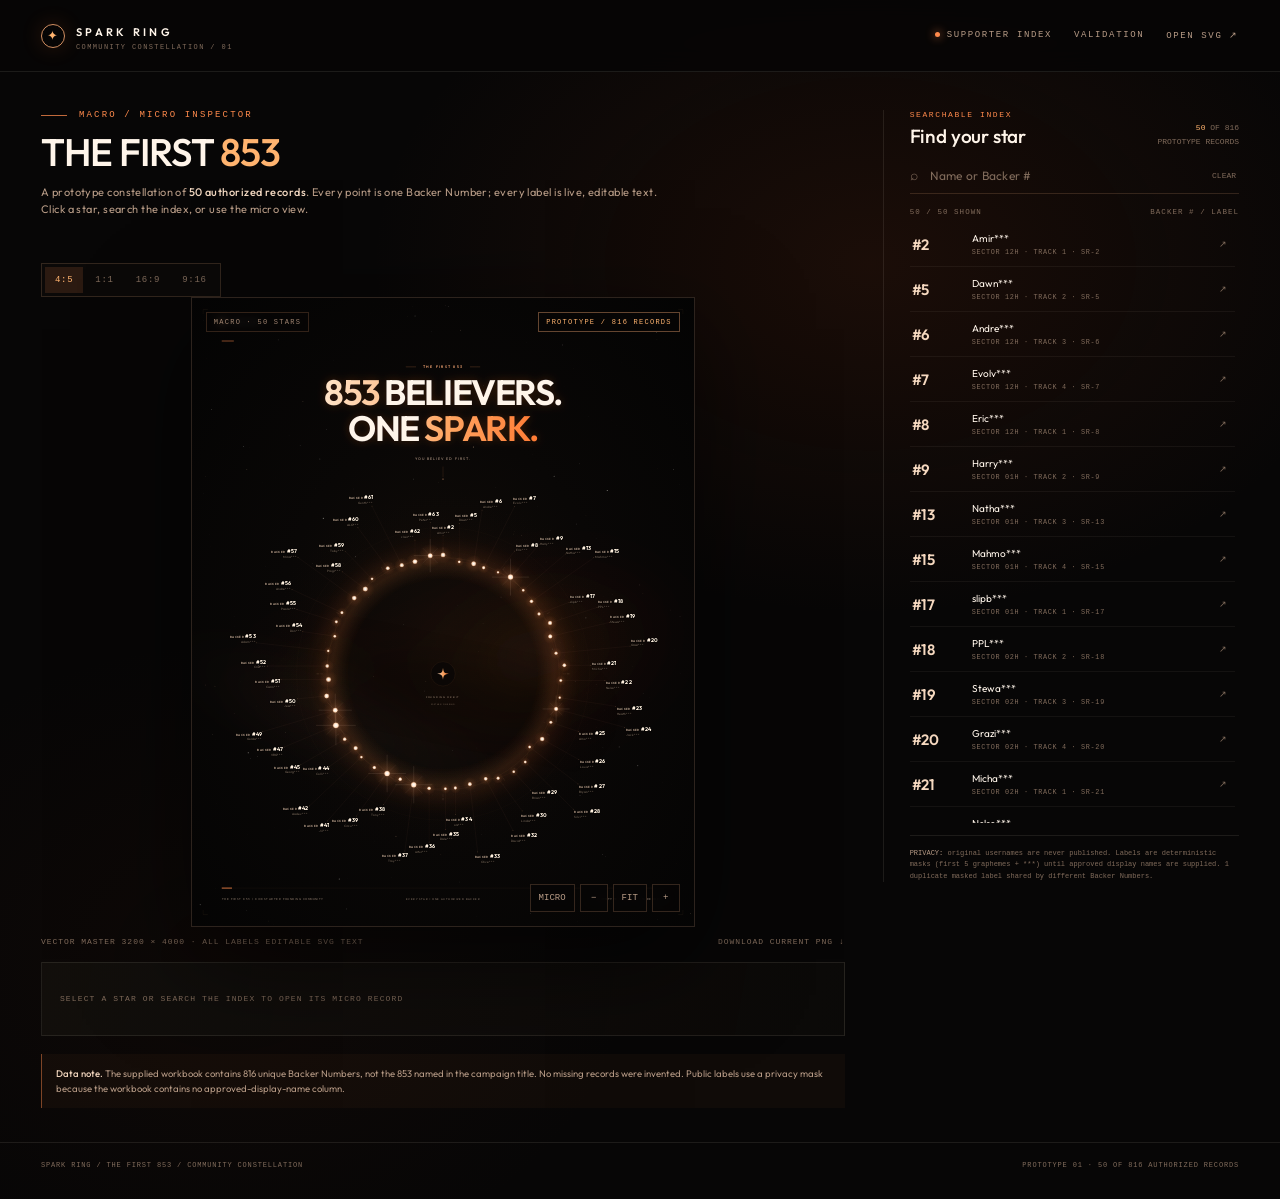
<file: archive/prototype-50/preview.html>
<!doctype html>
<html lang="en">
<head>
<meta charset="utf-8">
<meta name="viewport" content="width=device-width, initial-scale=1">
<title>The First 853 — Constellation Inspector</title>
<style>
@font-face {
  font-family: 'Outfit';
  font-style: normal;
  font-weight: 100 900;
  font-display: block;
  src: url([data-uri]) format('woff2');
}

:root {
  --bg: #070606;
  --panel: #0d0b09;
  --panel-2: #12100d;
  --line: rgba(255, 185, 140, .16);
  --line-soft: rgba(255, 235, 220, .09);
  --ink: #fff5ea;
  --muted: #b79b86;
  --muted-2: #806b5b;
  --orange: #ff8a4c;
  --amber: #ffb36f;
  --mono: "Cascadia Mono", "Consolas", "SFMono-Regular", monospace;
}
* { box-sizing: border-box; }
html, body { margin: 0; background: var(--bg); color: var(--ink); }
body {
  font-family: "Outfit", "Arial", sans-serif;
  min-height: 100vh;
  background:
    radial-gradient(ellipse 60% 45% at 68% 22%, rgba(117, 46, 16, .18), transparent 65%),
    radial-gradient(ellipse 45% 38% at 18% 80%, rgba(75, 28, 10, .10), transparent 70%),
    var(--bg);
}
a { color: inherit; text-decoration: none; }
button, input { font: inherit; }
button { color: inherit; }
::selection { background: rgba(255, 138, 76, .32); color: #fff; }

.topbar {
  height: 72px;
  display: flex;
  align-items: center;
  gap: 28px;
  padding: 0 clamp(18px, 3.2vw, 48px);
  border-bottom: 1px solid var(--line-soft);
  position: sticky;
  top: 0;
  z-index: 20;
  background: rgba(7, 6, 6, .92);
  backdrop-filter: blur(14px);
}
.brand { display: flex; align-items: center; gap: 11px; min-width: max-content; }
.brand-mark {
  width: 24px; height: 24px; border: 1px solid rgba(255, 174, 118, .82);
  border-radius: 50%; display: grid; place-items: center;
  color: var(--amber); font-size: 13px; line-height: 1;
  box-shadow: 0 0 22px rgba(255, 122, 51, .16);
}
.brand-word { font-size: 11px; font-weight: 600; letter-spacing: .30em; }
.brand-sub {
  display: block; margin-top: 3px; font-family: var(--mono);
  font-size: 7px; letter-spacing: .20em; color: var(--muted-2);
}
.topnav { margin-left: auto; display: flex; align-items: center; gap: 22px; }
.topnav a {
  font-family: var(--mono); font-size: 9px; letter-spacing: .18em;
  color: var(--muted); padding: 7px 0; border-bottom: 1px solid transparent;
}
.topnav a:hover { color: var(--ink); border-color: var(--orange); }
.live-dot {
  display: inline-block; width: 5px; height: 5px; border-radius: 50%;
  background: var(--orange); box-shadow: 0 0 10px var(--orange); margin-right: 7px;
}

.layout {
  display: grid;
  grid-template-columns: minmax(0, 1fr) 356px;
  gap: clamp(22px, 3vw, 46px);
  padding: clamp(24px, 3vw, 48px) clamp(18px, 3.2vw, 48px) 34px;
  max-width: 1680px;
  margin: 0 auto;
  align-items: start;
}
.stage-col { min-width: 0; }
.eyebrow {
  display: flex; align-items: center; gap: 12px; margin: 0 0 13px;
  color: var(--orange); font-family: var(--mono);
  font-size: 9px; letter-spacing: .24em; text-transform: uppercase;
}
.eyebrow::before { content: ""; width: 26px; height: 1px; background: var(--orange); opacity: .75; }
.stage-title {
  margin: 0; font-weight: 540; letter-spacing: -.025em;
  font-size: clamp(28px, 3vw, 46px); line-height: 1; color: var(--ink);
}
.stage-title em { font-style: normal; color: var(--amber); }
.stage-sub {
  margin: 12px 0 20px; color: var(--muted); font-size: 11px;
  letter-spacing: .04em; max-width: 620px; line-height: 1.6;
}
.stage-sub b { color: #f2d8c1; font-weight: 500; }
.stage-top {
  display: flex; align-items: flex-end; justify-content: space-between; gap: 24px;
  flex-wrap: wrap;
}
.formats {
  display: flex; align-items: center; gap: 2px; padding: 3px;
  border: 1px solid var(--line); background: rgba(13, 11, 9, .72);
}
.format-btn {
  border: 0; background: transparent; color: var(--muted-2);
  font-family: var(--mono); font-size: 9px; letter-spacing: .08em;
  padding: 8px 10px; cursor: pointer;
}
.format-btn:hover { color: var(--ink); }
.format-btn.active { background: rgba(255, 138, 76, .13); color: var(--amber); }

.stage-frame {
  position: relative;
  width: min(100%, calc((100vh - 270px) * .8));
  min-width: 360px;
  margin: 0 auto;
  aspect-ratio: 4 / 5;
  background: #050505;
  border: 1px solid rgba(255, 194, 153, .16);
  box-shadow: 0 32px 100px rgba(0, 0, 0, .58), 0 0 0 1px rgba(255, 138, 76, .035) inset;
  overflow: hidden;
  touch-action: none;
}
.stage-frame[data-format="square-1x1"] { aspect-ratio: 1 / 1; width: min(100%, calc(100vh - 300px)); }
.stage-frame[data-format="landscape-16x9"] { aspect-ratio: 16 / 9; width: 100%; }
.stage-frame[data-format="vertical-9x16"] { aspect-ratio: 9 / 16; width: min(100%, calc((100vh - 280px) * .5625)); }
.stage-frame .grain {
  position: absolute; inset: 0; pointer-events: none; z-index: 8; opacity: .20;
  background-image: url("data:image/svg+xml,%3Csvg xmlns='http://www.w3.org/2000/svg' width='140' height='140'%3E%3Cfilter id='n'%3E%3CfeTurbulence type='fractalNoise' baseFrequency='.9' numOctaves='2' stitchTiles='stitch'/%3E%3C/filter%3E%3Crect width='100%25' height='100%25' filter='url(%23n)' opacity='.20'/%3E%3C/svg%3E");
  mix-blend-mode: soft-light;
}
.stage-hud {
  position: absolute; inset: 14px 14px auto 14px; z-index: 10;
  display: flex; justify-content: space-between; pointer-events: none;
  font-family: var(--mono); font-size: 7px; letter-spacing: .18em; color: rgba(255, 211, 179, .62);
}
.micro-card {
  position: absolute; z-index: 9; top: 48px; left: 14px; width: min(220px, 45%);
  padding: 13px 15px 12px; background: rgba(7, 6, 6, .82);
  border: 1px solid rgba(255, 174, 118, .30); backdrop-filter: blur(9px);
  box-shadow: 0 12px 40px rgba(0,0,0,.35);
}
.micro-card[hidden] { display: none; }
.micro-eyebrow { font-family: var(--mono); font-size: 6.5px; letter-spacing: .20em; color: var(--orange); }
.micro-num { margin-top: 5px; font-size: clamp(24px, 3.2vw, 38px); font-weight: 620; letter-spacing: -.03em; line-height: 1; color: var(--amber); }
.micro-name { margin-top: 4px; font-size: 12px; color: var(--ink); }
.micro-meta { margin-top: 6px; font-family: var(--mono); font-size: 6.7px; letter-spacing: .10em; color: var(--muted-2); }
.hud-badge {
  border: 1px solid rgba(255, 174, 118, .18); background: rgba(7, 6, 6, .58);
  padding: 5px 7px; backdrop-filter: blur(5px);
}
.hud-badge.hot { color: var(--amber); border-color: rgba(255, 174, 118, .38); }
#hud-left { max-width: 48%; overflow: hidden; text-overflow: ellipsis; white-space: nowrap; }
#art-viewport { position: absolute; inset: 0; overflow: hidden; cursor: default; }
#art-viewport.can-pan { cursor: grab; }
#art-viewport.dragging { cursor: grabbing; }
#art-layer { width: 100%; height: 100%; transform-origin: 0 0; transition: transform .28s cubic-bezier(.2,.7,.2,1); }
#art-layer svg, #art-layer img { display: block; width: 100%; height: 100%; }
#art-layer img { position: absolute; inset: 0; object-fit: fill; display: none; }
.stage-frame.static #art-layer svg { display: none; }
.stage-frame.static #art-layer img { display: block; }
.stage-frame.static #sr-locator { display: none; }
.stage-tools {
  position: absolute; z-index: 11; right: 14px; bottom: 14px;
  display: flex; align-items: center; gap: 5px;
}
.tool {
  border: 1px solid rgba(255, 186, 140, .19); background: rgba(7, 6, 6, .78);
  color: var(--muted); font-family: var(--mono); font-size: 9px;
  min-width: 28px; height: 28px; padding: 0 8px; cursor: pointer;
  backdrop-filter: blur(6px);
}
.tool:hover { color: var(--ink); border-color: rgba(255, 174, 118, .55); }
.stage-caption {
  display: flex; justify-content: space-between; gap: 20px;
  margin: 10px 0 0; color: var(--muted-2);
  font-family: var(--mono); font-size: 8px; letter-spacing: .12em;
}
.detail {
  margin-top: 16px; border: 1px solid var(--line-soft);
  background: linear-gradient(100deg, rgba(18, 15, 12, .94), rgba(12, 10, 8, .72));
  min-height: 74px; display: flex; align-items: center; gap: 18px;
  padding: 14px 18px; flex-wrap: wrap;
}
.detail-empty { color: var(--muted-2); font-family: var(--mono); font-size: 8px; letter-spacing: .14em; }
.detail-number {
  font-size: 25px; font-weight: 620; letter-spacing: -.02em; color: var(--amber);
  min-width: 76px; line-height: 1;
}
.detail-main { display: flex; flex-direction: column; gap: 5px; min-width: 130px; }
.detail-name { font-size: 15px; color: var(--ink); font-weight: 480; }
.detail-meta { font-family: var(--mono); font-size: 7.5px; letter-spacing: .12em; color: var(--muted-2); }
.detail-actions { margin-left: auto; display: flex; gap: 6px; }
.detail-btn {
  border: 1px solid var(--line); background: transparent; color: var(--muted);
  font-family: var(--mono); font-size: 8px; letter-spacing: .10em;
  padding: 8px 10px; cursor: pointer;
}
.detail-btn:hover { color: var(--ink); border-color: var(--orange); }

.sidebar {
  border-left: 1px solid var(--line-soft);
  padding-left: clamp(18px, 2vw, 30px);
  position: sticky; top: 96px;
  height: calc(100vh - 128px);
  display: flex; flex-direction: column;
}
.side-head { display: flex; align-items: flex-end; justify-content: space-between; gap: 16px; }
.side-kicker { font-family: var(--mono); font-size: 8px; letter-spacing: .20em; color: var(--orange); }
.side-title { font-size: 19px; font-weight: 520; margin-top: 5px; letter-spacing: -.01em; }
.side-count { font-family: var(--mono); font-size: 8px; color: var(--muted-2); text-align: right; line-height: 1.7; }
.side-count b { color: var(--amber); font-weight: 500; }
.search-wrap {
  margin-top: 18px; border-bottom: 1px solid var(--line);
  display: flex; align-items: center; gap: 10px; padding-bottom: 9px;
}
.search-wrap span { color: var(--muted-2); font-size: 14px; }
#search {
  width: 100%; background: transparent; border: 0; outline: 0;
  color: var(--ink); font-size: 12px; letter-spacing: .02em;
}
#search::placeholder { color: var(--muted-2); }
.clear-search {
  border: 0; background: none; color: var(--muted-2); cursor: pointer; padding: 3px;
  font-family: var(--mono); font-size: 8px;
}
.list-head {
  display: flex; justify-content: space-between; margin: 14px 0 6px;
  font-family: var(--mono); font-size: 7.5px; letter-spacing: .14em; color: var(--muted-2);
}
.supporter-list { overflow: auto; padding-right: 4px; scrollbar-color: rgba(255,174,118,.25) transparent; }
.supporter-row {
  width: 100%; border: 0; border-bottom: 1px solid rgba(255, 235, 220, .055);
  background: transparent; display: grid; grid-template-columns: 52px 1fr 14px;
  gap: 8px; align-items: center; text-align: left;
  padding: 10px 2px; cursor: pointer;
}
.supporter-row:hover { background: rgba(255, 138, 76, .035); }
.supporter-row.active { background: rgba(255, 138, 76, .075); }
.row-number {
  font-size: 15px; font-weight: 600; color: #f5d8bf; letter-spacing: -.01em;
}
.row-main { min-width: 0; display: flex; flex-direction: column; gap: 3px; }
.row-name { font-size: 10px; color: var(--ink); white-space: nowrap; overflow: hidden; text-overflow: ellipsis; }
.row-meta { font-family: var(--mono); font-size: 6.8px; letter-spacing: .10em; color: var(--muted-2); }
.row-arrow { color: var(--muted-2); font-family: var(--mono); font-size: 9px; }
.supporter-row.active .row-number { color: var(--amber); }
.supporter-row.active .row-arrow { color: var(--orange); }
.empty-list { padding: 30px 0; color: var(--muted-2); font-family: var(--mono); font-size: 9px; line-height: 1.7; }
.privacy-note {
  margin-top: 12px; padding-top: 12px; border-top: 1px solid var(--line-soft);
  color: var(--muted-2); font-family: var(--mono); font-size: 7px; line-height: 1.65;
}
.privacy-note b { color: var(--muted); font-weight: 500; }
.data-note {
  margin: 18px 0 0; padding: 12px 14px; border-left: 1px solid rgba(255, 138, 76, .45);
  background: rgba(255, 138, 76, .035); color: var(--muted); font-size: 9.5px; line-height: 1.6;
}
.data-note b { color: #f1d5bd; font-weight: 500; }
.page-foot {
  border-top: 1px solid var(--line-soft);
  display: flex; justify-content: space-between; gap: 20px; flex-wrap: wrap;
  padding: 18px clamp(18px, 3.2vw, 48px) 30px;
  color: var(--muted-2); font-family: var(--mono); font-size: 7px; letter-spacing: .12em;
  max-width: 1680px; margin: 0 auto;
}
#sr-locator {
  fill: none; stroke: #FF9A5C; stroke-width: 2.2;
  transform-box: fill-box; transform-origin: center;
  animation: sr-pulse 1.8s ease-out infinite;
}
@keyframes sr-pulse {
  0% { opacity: .95; transform: scale(.4); }
  70% { opacity: 0; transform: scale(1.8); }
  100% { opacity: 0; transform: scale(1.8); }
}
.sr-label-halo { transition: opacity .2s ease; }
#art-layer.micro #sr-header,
#art-layer.micro #sr-title-block,
#art-layer.micro #sr-footer,
#art-layer.micro #sr-core { opacity: 0; transition: opacity .22s ease; }

@media (max-width: 1040px) {
  .layout { grid-template-columns: 1fr; }
  .sidebar { position: static; height: auto; border-left: 0; border-top: 1px solid var(--line-soft); padding: 22px 0 0; }
  .supporter-list { max-height: 440px; }
  .stage-frame { width: min(100%, calc((100vh - 230px) * .8)); }
}
@media (max-width: 720px) {
  .topbar { height: auto; padding: 14px 18px; flex-wrap: wrap; }
  .topnav { gap: 14px; width: 100%; }
  .layout { padding-top: 20px; }
  .stage-frame { width: 100%; min-width: 0; }
  .stage-frame[data-format="landscape-16x9"] { aspect-ratio: 16 / 9; }
  .stage-top { align-items: flex-start; }
  .stage-title { font-size: 30px; }
  .detail-actions { margin-left: 0; width: 100%; }
  .stage-caption { display: none; }
}
</style>
</head>
<body>
<header class="topbar">
  <a class="brand" href="index.html" aria-label="Spark Ring supporter index">
    <span class="brand-mark" aria-hidden="true">✦</span>
    <span><span class="brand-word">SPARK RING</span><span class="brand-sub">COMMUNITY CONSTELLATION / 01</span></span>
  </a>
  <nav class="topnav" aria-label="Project links">
    <a href="index.html"><span class="live-dot"></span>SUPPORTER INDEX</a>
    <a href="reports/validation_report.md">VALIDATION</a>
    <a id="open-svg" href="svg/ig-4x5-1080x1350.svg">OPEN SVG ↗</a>
  </nav>
</header>

<main class="layout">
  <section class="stage-col" aria-label="Artwork preview">
    <div class="stage-top">
      <div>
        <p class="eyebrow">MACRO / MICRO INSPECTOR</p>
        <h1 class="stage-title">THE FIRST <em>853</em></h1>
        <p class="stage-sub">
          A prototype constellation of <b>50 authorized records</b>. Every point is one Backer Number;
          every label is live, editable text. Click a star, search the index, or use the micro view.
        </p>
      </div>
      <div class="formats" role="tablist" aria-label="Poster format">
        <button class="format-btn active" data-format="instagram-4x5" role="tab" aria-selected="true">4:5</button>
        <button class="format-btn" data-format="square-1x1" role="tab" aria-selected="false">1:1</button>
        <button class="format-btn" data-format="landscape-16x9" role="tab" aria-selected="false">16:9</button>
        <button class="format-btn" data-format="vertical-9x16" role="tab" aria-selected="false">9:16</button>
      </div>
    </div>

    <div class="stage-frame" id="stage-frame" data-format="instagram-4x5">
      <div class="stage-hud"><span class="hud-badge" id="hud-left">MACRO · 50 STARS</span><span class="hud-badge hot">PROTOTYPE / 816 RECORDS</span></div>
      <div class="micro-card" id="micro-card" hidden aria-live="polite">
        <div class="micro-eyebrow">MICRO RECORD</div>
        <div class="micro-num" id="micro-num">#—</div>
        <div class="micro-name" id="micro-name">—</div>
        <div class="micro-meta" id="micro-meta">—</div>
      </div>
      <div id="art-viewport" aria-label="Interactive constellation artwork">
        <div id="art-layer">
          <svg xmlns="http://www.w3.org/2000/svg" width="1080" height="1350" viewBox="0 0 1080 1350" role="img" aria-labelledby="sr-title sr-desc" data-artwork="instagram-4x5" data-records="50" shape-rendering="geometricPrecision">
<title id="sr-title">Spark Ring — The First 853 — Community Constellation</title>
<desc id="sr-desc">A circular constellation of 50 authorized Kickstarter backers. Each star is one Backer Number; every name and number is an editable SVG text element.</desc>
<style>
@font-face {
  font-family: 'Outfit';
  font-style: normal;
  font-weight: 100 900;
  font-display: block;
  src: url([data-uri]) format('woff2');
}


    text { font-family: 'Outfit', 'Arial', sans-serif; }
    .sr-kicker { fill: #FFAC78; font-weight: 550; letter-spacing: .34em; }
    .sr-h1 { font-weight: 620; letter-spacing: -.042em; }
    .sr-h1-white { fill: #FFF5EA; }
    .sr-support { fill: #D2B59F; font-weight: 450; letter-spacing: .30em; opacity: .78; }
    .sr-brand { fill: #F3E3D6; font-weight: 500; letter-spacing: .30em; }
    .sr-meta { fill: #B79C87; font-weight: 450; letter-spacing: .22em; opacity: .72; }
    .sr-footer { fill: #B79E8A; font-weight: 400; letter-spacing: .16em; opacity: .72; }
    .sr-label-prefix { fill: #D8B9A0; font-weight: 500; letter-spacing: .12em; }
    .sr-label-number { fill: #FFF0DE; font-weight: 700; letter-spacing: .01em; }
    .sr-label-name { fill: #C6AA91; font-weight: 400; opacity: .64; }
    .sr-label-halo { fill: #FF8A4C; stroke: #FFB17D; stroke-width: .55; opacity: 0; }
    .sr-focus .sr-label-halo { opacity: .13; stroke-opacity: .55; }
    .sr-focus .sr-label-number { fill: #FFFFFF; }
    .sr-focus .sr-label-name { fill: #FFD7B5; opacity: .95; }
    .sr-focus .sr-star-core { stroke: #FFFFFF; stroke-width: 1.2; }
    .sr-leader { fill: none; stroke: #FFB183; stroke-opacity: .14; stroke-width: .55; }
    .sr-leader-dot { fill: #FFBE8D; opacity: .42; }
    .sr-data-star { cursor: pointer; }
    
</style>

    <defs>
      <radialGradient id="sr-bg" cx="50%" cy="54%" r="78%">
        <stop offset="0%" stop-color="#110c08"/>
        <stop offset="42%" stop-color="#090706"/>
        <stop offset="100%" stop-color="#030303"/>
      </radialGradient>
      <radialGradient id="sr-warm-cloud" cx="50%" cy="50%" r="50%">
        <stop offset="0%" stop-color="#FF7A32" stop-opacity=".17"/>
        <stop offset="38%" stop-color="#B63E10" stop-opacity=".09"/>
        <stop offset="72%" stop-color="#4A1808" stop-opacity=".035"/>
        <stop offset="100%" stop-color="#050505" stop-opacity="0"/>
      </radialGradient>
      <radialGradient id="sr-orbit-haze" cx="50%" cy="50%" r="50%">
        <stop offset="0%" stop-color="#FF7A32" stop-opacity="0"/>
        <stop offset="50%" stop-color="#FF7A32" stop-opacity="0"/>
        <stop offset="59%" stop-color="#FF8A45" stop-opacity=".10"/>
        <stop offset="65%" stop-color="#C6511B" stop-opacity=".065"/>
        <stop offset="78%" stop-color="#6B220D" stop-opacity=".018"/>
        <stop offset="100%" stop-color="#050505" stop-opacity="0"/>
      </radialGradient>
      <radialGradient id="sr-dust" cx="50%" cy="50%" r="50%">
        <stop offset="0%" stop-color="#FFD0A4" stop-opacity=".14"/>
        <stop offset="100%" stop-color="#FFD0A4" stop-opacity="0"/>
      </radialGradient>
      <radialGradient id="sr-star-halo" cx="50%" cy="50%" r="50%">
        <stop offset="0%" stop-color="#FFD8B7" stop-opacity=".55"/>
        <stop offset="30%" stop-color="#FF9A5C" stop-opacity=".24"/>
        <stop offset="100%" stop-color="#FF7A33" stop-opacity="0"/>
      </radialGradient>
      <linearGradient id="sr-warm-text" x1="0%" y1="0%" x2="100%" y2="0%">
        <stop offset="0%" stop-color="#FFE3C7"/>
        <stop offset="52%" stop-color="#FFA561"/>
        <stop offset="100%" stop-color="#FF7A33"/>
      </linearGradient>
      <linearGradient id="sr-rule" x1="0%" y1="0%" x2="100%" y2="0%">
        <stop offset="0%" stop-color="#FF8A4C" stop-opacity=".6"/>
        <stop offset="55%" stop-color="#FFB36F" stop-opacity=".18"/>
        <stop offset="100%" stop-color="#FFB36F" stop-opacity=".02"/>
      </linearGradient>
      <filter id="sr-haze" x="-45%" y="-45%" width="190%" height="190%">
        <feGaussianBlur stdDeviation="48.6"/>
      </filter>
      <filter id="sr-ring-bloom" x="-40%" y="-40%" width="180%" height="180%">
        <feGaussianBlur stdDeviation="18.75"/>
      </filter>
      <filter id="sr-title-glow" x="-25%" y="-35%" width="150%" height="170%">
        <feDropShadow dx="0" dy="0" stdDeviation="9.72" flood-color="#FF6A22" flood-opacity=".22"/>
      </filter>
      <filter id="sr-grain" x="0" y="0" width="100%" height="100%">
        <feTurbulence type="fractalNoise" baseFrequency=".82" numOctaves="2" seed="19" stitchTiles="stitch"/>
        <feColorMatrix type="saturate" values="0"/>
        <feComponentTransfer>
          <feFuncA type="linear" slope=".11"/>
        </feComponentTransfer>
      </filter>
      <filter id="sr-small-glow" x="-150%" y="-150%" width="400%" height="400%">
        <feGaussianBlur stdDeviation="9.72"/>
      </filter>
    </defs>
    
<rect width="1080" height="1350" fill="#050505"/>
<rect width="1080" height="1350" fill="url(#sr-bg)"/>
<g style="mix-blend-mode:screen">
<g filter="url(#sr-haze)" opacity=".58" transform="rotate(-16 540 808)">
<ellipse cx="734.4" cy="821.5" rx="496.8" ry="317.25" fill="url(#sr-warm-cloud)"/>
<ellipse cx="291.6" cy="733.75" rx="313.2" ry="195.75" fill="url(#sr-warm-cloud)" opacity=".42"/>
</g>
<circle cx="540" cy="808" r="405" fill="url(#sr-orbit-haze)" opacity=".82"/>
<g filter="url(#sr-haze)" opacity=".26" transform="rotate(24 540 808)">
<ellipse cx="367.2" cy="997" rx="453.6" ry="114.75" fill="url(#sr-dust)"/>
</g>
</g>
<ellipse cx="594" cy="841.75" rx="259.2" ry="60.75" fill="#050505" opacity=".28" filter="url(#sr-haze)" transform="rotate(12 540 808)"/>
<g id="sr-starfield">
<circle cx="829.848" cy="1341.062" r="0.373" fill="#FFD3AE" opacity="0.247"/>
<circle cx="432.467" cy="748.651" r="0.3" fill="#F5F0EA" opacity="0.443"/>
<circle cx="282.53" cy="473.194" r="1.159" fill="#F5F0EA" opacity="0.61"/>
<circle cx="28.963" cy="383.521" r="0.32" fill="#FFD3AE" opacity="0.578"/>
<circle cx="624.031" cy="249.643" r="0.302" fill="#F5F0EA" opacity="0.383"/>
<circle cx="798.019" cy="615.518" r="0.314" fill="#F5F0EA" opacity="0.581"/>
<circle cx="91.243" cy="706.963" r="0.301" fill="#F5F0EA" opacity="0.338"/>
<circle cx="530.894" cy="499.368" r="0.331" fill="#FFD3AE" opacity="0.161"/>
<circle cx="635.91" cy="981.753" r="0.3" fill="#F5F0EA" opacity="0.114"/>
<circle cx="377.503" cy="271.072" r="0.419" fill="#F5F0EA" opacity="0.162"/>
<circle cx="293.286" cy="437.85" r="0.3" fill="#F5F0EA" opacity="0.318"/>
<circle cx="611.376" cy="967.619" r="0.318" fill="#F5F0EA" opacity="0.298"/>
<circle cx="428.959" cy="1246.892" r="0.405" fill="#F5F0EA" opacity="0.275"/>
<circle cx="1033.178" cy="338.391" r="0.3" fill="#F5F0EA" opacity="0.306"/>
<circle cx="379.569" cy="643.684" r="0.699" fill="#FFD3AE" opacity="0.185"/>
<circle cx="208.316" cy="543.619" r="0.912" fill="#F5F0EA" opacity="0.213"/>
<circle cx="305.714" cy="69.493" r="0.308" fill="#F5F0EA" opacity="0.124"/>
<circle cx="730.84" cy="300.705" r="0.32" fill="#F5F0EA" opacity="0.102"/>
<circle cx="852.316" cy="253.973" r="0.301" fill="#F5F0EA" opacity="0.581"/>
<circle cx="117.924" cy="368.665" r="0.986" fill="#FFD3AE" opacity="0.34"/>
<circle cx="438.747" cy="1157.843" r="1.207" fill="#FFD3AE" opacity="0.188"/>
<circle cx="1038.364" cy="755.37" r="0.32" fill="#F5F0EA" opacity="0.456"/>
<circle cx="795.682" cy="687.909" r="0.326" fill="#F5F0EA" opacity="0.469"/>
<circle cx="709.18" cy="510.551" r="1.131" fill="#FFD3AE" opacity="0.123"/>
<circle cx="142.819" cy="790.299" r="0.789" fill="#F5F0EA" opacity="0.482"/>
<circle cx="820.465" cy="749.773" r="0.3" fill="#FFD3AE" opacity="0.568"/>
<circle cx="529.9" cy="397.088" r="0.423" fill="#F5F0EA" opacity="0.421"/>
<circle cx="2.222" cy="1303.717" r="0.367" fill="#F5F0EA" opacity="0.119"/>
<circle cx="41.126" cy="753.81" r="0.334" fill="#FFD3AE" opacity="0.154"/>
<circle cx="276.718" cy="567.436" r="0.3" fill="#F5F0EA" opacity="0.471"/>
<circle cx="715.889" cy="493.544" r="0.325" fill="#FFD3AE" opacity="0.353"/>
<circle cx="1006.293" cy="1038.426" r="0.306" fill="#F5F0EA" opacity="0.344"/>
<circle cx="139.593" cy="877.193" r="0.411" fill="#FFD3AE" opacity="0.268"/>
<circle cx="334.268" cy="1247.737" r="0.306" fill="#F5F0EA" opacity="0.46"/>
<circle cx="889.359" cy="1201.58" r="0.578" fill="#F5F0EA" opacity="0.305"/>
<circle cx="1056.332" cy="1343.883" r="0.309" fill="#F5F0EA" opacity="0.25"/>
<circle cx="25.329" cy="47.5" r="0.589" fill="#F5F0EA" opacity="0.15"/>
<circle cx="866.957" cy="1294.402" r="0.3" fill="#F5F0EA" opacity="0.123"/>
<circle cx="970.133" cy="635.164" r="0.846" fill="#FFD3AE" opacity="0.119"/>
<circle cx="921.351" cy="1089.043" r="0.3" fill="#F5F0EA" opacity="0.3"/>
<circle cx="791.752" cy="1215.593" r="0.424" fill="#F5F0EA" opacity="0.224"/>
<circle cx="775.706" cy="754.693" r="0.677" fill="#F5F0EA" opacity="0.56"/>
<circle cx="251.582" cy="276.543" r="0.3" fill="#F5F0EA" opacity="0.345"/>
<circle cx="289.017" cy="281.735" r="0.594" fill="#F5F0EA" opacity="0.482"/>
<circle cx="208.887" cy="294.477" r="0.722" fill="#F5F0EA" opacity="0.107"/>
<circle cx="917.731" cy="1120.324" r="0.545" fill="#F5F0EA" opacity="0.1"/>
<circle cx="124.134" cy="320.568" r="0.406" fill="#F5F0EA" opacity="0.158"/>
<circle cx="91.511" cy="1127.07" r="0.383" fill="#FFD3AE" opacity="0.135"/>
<circle cx="862.542" cy="1139.882" r="0.3" fill="#FFD3AE" opacity="0.113"/>
<circle cx="304.285" cy="133.063" r="0.303" fill="#F5F0EA" opacity="0.627"/>
<circle cx="500.584" cy="844.944" r="0.419" fill="#F5F0EA" opacity="0.595"/>
<circle cx="49.399" cy="834.536" r="0.724" fill="#FFD3AE" opacity="0.348"/>
<circle cx="503.196" cy="825.171" r="0.559" fill="#FFD3AE" opacity="0.479"/>
<circle cx="344.601" cy="1098.39" r="0.353" fill="#FFD3AE" opacity="0.326"/>
<circle cx="210.069" cy="32.164" r="0.301" fill="#F5F0EA" opacity="0.231"/>
<circle cx="826.532" cy="1190.743" r="0.34" fill="#F5F0EA" opacity="0.145"/>
<circle cx="735.709" cy="30.332" r="0.354" fill="#FFD3AE" opacity="0.22"/>
<circle cx="805.964" cy="1302.703" r="0.666" fill="#FFD3AE" opacity="0.544"/>
<circle cx="902.053" cy="262.057" r="0.411" fill="#F5F0EA" opacity="0.139"/>
<circle cx="13.44" cy="353.275" r="0.309" fill="#F5F0EA" opacity="0.272"/>
<circle cx="479.836" cy="38.221" r="0.849" fill="#F5F0EA" opacity="0.409"/>
<circle cx="178.178" cy="1138.249" r="0.302" fill="#F5F0EA" opacity="0.381"/>
<circle cx="605.491" cy="320.05" r="1.172" fill="#FFD3AE" opacity="0.479"/>
<circle cx="535.3" cy="1196.356" r="0.795" fill="#FFD3AE" opacity="0.182"/>
<circle cx="165.118" cy="1339.803" r="0.573" fill="#FFD3AE" opacity="0.351"/>
<circle cx="1062.833" cy="950.405" r="0.301" fill="#FFD3AE" opacity="0.116"/>
<circle cx="90.443" cy="683.796" r="0.3" fill="#F5F0EA" opacity="0.584"/>
<circle cx="948.571" cy="791.349" r="0.323" fill="#F5F0EA" opacity="0.65"/>
<circle cx="47.53" cy="1197.371" r="0.364" fill="#F5F0EA" opacity="0.123"/>
<circle cx="200.676" cy="934.511" r="0.761" fill="#FFD3AE" opacity="0.283"/>
<circle cx="103.996" cy="824.149" r="0.303" fill="#FFD3AE" opacity="0.443"/>
<circle cx="496.903" cy="505.093" r="0.31" fill="#F5F0EA" opacity="0.495"/>
<circle cx="1064.008" cy="270.046" r="0.331" fill="#FFD3AE" opacity="0.254"/>
<circle cx="691.057" cy="507.227" r="0.369" fill="#FFD3AE" opacity="0.508"/>
<circle cx="793.768" cy="409.046" r="0.301" fill="#FFD3AE" opacity="0.26"/>
<circle cx="230.733" cy="268.061" r="0.304" fill="#F5F0EA" opacity="0.15"/>
<circle cx="81.114" cy="1002.194" r="0.316" fill="#FFD3AE" opacity="0.15"/>
<circle cx="386.51" cy="4.594" r="0.3" fill="#F5F0EA" opacity="0.1"/>
<circle cx="675.331" cy="565.495" r="0.3" fill="#F5F0EA" opacity="0.609"/>
<circle cx="1018.394" cy="1203.214" r="0.3" fill="#F5F0EA" opacity="0.151"/>
<circle cx="554.858" cy="1214.246" r="0.3" fill="#F5F0EA" opacity="0.252"/>
<circle cx="442.811" cy="982.638" r="0.34" fill="#F5F0EA" opacity="0.213"/>
<circle cx="510.29" cy="1067.168" r="0.644" fill="#F5F0EA" opacity="0.101"/>
<circle cx="135.097" cy="533.905" r="0.302" fill="#F5F0EA" opacity="0.152"/>
<circle cx="383.94" cy="194.763" r="0.301" fill="#FFD3AE" opacity="0.28"/>
<circle cx="676.496" cy="465.797" r="0.321" fill="#F5F0EA" opacity="0.238"/>
<circle cx="515.888" cy="71.518" r="0.548" fill="#F5F0EA" opacity="0.247"/>
<circle cx="854.187" cy="777.472" r="0.31" fill="#F5F0EA" opacity="0.151"/>
<circle cx="1042.292" cy="921.936" r="0.312" fill="#F5F0EA" opacity="0.102"/>
<circle cx="41.563" cy="239.811" r="0.783" fill="#F5F0EA" opacity="0.451"/>
<circle cx="884.146" cy="966.516" r="0.331" fill="#F5F0EA" opacity="0.548"/>
<circle cx="618.91" cy="753.323" r="0.321" fill="#F5F0EA" opacity="0.135"/>
<circle cx="133.84" cy="57.595" r="0.303" fill="#F5F0EA" opacity="0.581"/>
<circle cx="646.026" cy="853.497" r="0.309" fill="#F5F0EA" opacity="0.1"/>
<circle cx="454.863" cy="701.542" r="0.48" fill="#F5F0EA" opacity="0.437"/>
<circle cx="555.764" cy="845.428" r="0.348" fill="#F5F0EA" opacity="0.208"/>
<circle cx="717.339" cy="709.8" r="0.392" fill="#F5F0EA" opacity="0.11"/>
<circle cx="658.447" cy="1250.975" r="0.302" fill="#F5F0EA" opacity="0.153"/>
<circle cx="1050.905" cy="807.51" r="0.309" fill="#F5F0EA" opacity="0.5"/>
<circle cx="903.801" cy="637.032" r="0.577" fill="#F5F0EA" opacity="0.175"/>
<circle cx="781.673" cy="466.786" r="0.3" fill="#F5F0EA" opacity="0.113"/>
<circle cx="1011.699" cy="1042.351" r="0.565" fill="#F5F0EA" opacity="0.114"/>
<circle cx="914.242" cy="272.962" r="0.494" fill="#F5F0EA" opacity="0.294"/>
<circle cx="224.121" cy="189.503" r="0.3" fill="#FFD3AE" opacity="0.1"/>
<circle cx="1030.733" cy="1045.778" r="0.316" fill="#F5F0EA" opacity="0.328"/>
<circle cx="965.226" cy="505.129" r="0.313" fill="#F5F0EA" opacity="0.116"/>
<circle cx="820.97" cy="150.278" r="0.365" fill="#FFD3AE" opacity="0.289"/>
<circle cx="790.812" cy="871.335" r="0.331" fill="#F5F0EA" opacity="0.417"/>
<circle cx="30.856" cy="991.17" r="0.374" fill="#F5F0EA" opacity="0.127"/>
<circle cx="208.733" cy="1142.342" r="0.3" fill="#F5F0EA" opacity="0.569"/>
<circle cx="606.633" cy="408.665" r="0.3" fill="#F5F0EA" opacity="0.239"/>
<circle cx="608.8" cy="367.636" r="0.332" fill="#F5F0EA" opacity="0.217"/>
<circle cx="958.977" cy="1005.454" r="1.144" fill="#F5F0EA" opacity="0.301"/>
<circle cx="17.717" cy="1304.507" r="1.207" fill="#F5F0EA" opacity="0.288"/>
<circle cx="51.305" cy="1270.325" r="0.3" fill="#F5F0EA" opacity="0.459"/>
<circle cx="417.896" cy="38.979" r="0.326" fill="#F5F0EA" opacity="0.214"/>
<circle cx="271.819" cy="951.541" r="0.3" fill="#FFD3AE" opacity="0.158"/>
<circle cx="847.369" cy="687.561" r="1.247" fill="#F5F0EA" opacity="0.208"/>
<circle cx="757.471" cy="912.933" r="0.406" fill="#FFD3AE" opacity="0.448"/>
<circle cx="956.933" cy="923.4" r="0.31" fill="#F5F0EA" opacity="0.274"/>
<circle cx="854.41" cy="816.805" r="0.478" fill="#F5F0EA" opacity="0.1"/>
<circle cx="839.725" cy="1042.546" r="0.38" fill="#F5F0EA" opacity="0.19"/>
<circle cx="919.195" cy="965.193" r="1.188" fill="#F5F0EA" opacity="0.174"/>
<circle cx="102.805" cy="725.504" r="1.133" fill="#F5F0EA" opacity="0.206"/>
<circle cx="924.969" cy="138.505" r="0.3" fill="#F5F0EA" opacity="0.448"/>
<circle cx="817.634" cy="193.048" r="0.445" fill="#F5F0EA" opacity="0.125"/>
<circle cx="641.714" cy="499.501" r="0.301" fill="#FFD3AE" opacity="0.32"/>
<circle cx="1001.263" cy="1337.165" r="0.424" fill="#F5F0EA" opacity="0.281"/>
<circle cx="152.46" cy="395.864" r="0.344" fill="#F5F0EA" opacity="0.194"/>
<circle cx="213.594" cy="1078.674" r="0.406" fill="#F5F0EA" opacity="0.145"/>
<circle cx="384.995" cy="33.604" r="0.305" fill="#FFD3AE" opacity="0.367"/>
<circle cx="767.097" cy="1186.03" r="0.304" fill="#F5F0EA" opacity="0.136"/>
<circle cx="656.782" cy="1222.158" r="0.361" fill="#F5F0EA" opacity="0.114"/>
<circle cx="427.9" cy="1277.878" r="0.367" fill="#F5F0EA" opacity="0.14"/>
<circle cx="577.169" cy="68.625" r="0.708" fill="#FFD3AE" opacity="0.434"/>
<circle cx="316.926" cy="1249.595" r="1.16" fill="#F5F0EA" opacity="0.413"/>
<circle cx="1063.795" cy="25.805" r="0.3" fill="#FFD3AE" opacity="0.167"/>
<circle cx="1006.472" cy="626.919" r="0.3" fill="#F5F0EA" opacity="0.196"/>
<circle cx="189.875" cy="110.537" r="0.301" fill="#F5F0EA" opacity="0.108"/>
<circle cx="293.785" cy="544.091" r="0.305" fill="#F5F0EA" opacity="0.398"/>
<circle cx="669.22" cy="1045.647" r="0.602" fill="#FFD3AE" opacity="0.199"/>
<circle cx="595.093" cy="338.802" r="0.372" fill="#F5F0EA" opacity="0.102"/>
<circle cx="888.93" cy="655.366" r="0.952" fill="#F5F0EA" opacity="0.102"/>
<circle cx="728.244" cy="295.783" r="0.422" fill="#F5F0EA" opacity="0.291"/>
<circle cx="266.319" cy="408.776" r="0.3" fill="#FFD3AE" opacity="0.24"/>
<circle cx="572.031" cy="661.324" r="0.626" fill="#F5F0EA" opacity="0.125"/>
<circle cx="652.972" cy="406.47" r="0.675" fill="#F5F0EA" opacity="0.122"/>
<circle cx="142.03" cy="916.602" r="0.337" fill="#F5F0EA" opacity="0.34"/>
<circle cx="999.19" cy="74.056" r="0.669" fill="#F5F0EA" opacity="0.477"/>
<circle cx="185.777" cy="89.54" r="1.124" fill="#F5F0EA" opacity="0.124"/>
<circle cx="90.678" cy="893.824" r="0.765" fill="#FFD3AE" opacity="0.179"/>
<circle cx="1024.737" cy="210.518" r="0.301" fill="#F5F0EA" opacity="0.151"/>
<circle cx="870.914" cy="830.614" r="0.586" fill="#F5F0EA" opacity="0.226"/>
<circle cx="1049.94" cy="685.316" r="0.499" fill="#F5F0EA" opacity="0.424"/>
<circle cx="754.044" cy="208.365" r="0.301" fill="#FFD3AE" opacity="0.357"/>
<circle cx="847.099" cy="1339.403" r="0.3" fill="#FFD3AE" opacity="0.102"/>
<circle cx="1048.047" cy="400.208" r="0.378" fill="#F5F0EA" opacity="0.191"/>
<circle cx="760.717" cy="736.071" r="0.304" fill="#F5F0EA" opacity="0.133"/>
<circle cx="945.562" cy="1211.306" r="0.301" fill="#F5F0EA" opacity="0.469"/>
<circle cx="180.33" cy="386.651" r="0.301" fill="#F5F0EA" opacity="0.242"/>
<circle cx="560.331" cy="973.354" r="0.684" fill="#F5F0EA" opacity="0.236"/>
<circle cx="616.633" cy="760.127" r="0.86" fill="#F5F0EA" opacity="0.103"/>
<circle cx="58.108" cy="431.555" r="0.308" fill="#FFD3AE" opacity="0.365"/>
<circle cx="667.343" cy="1231.408" r="0.301" fill="#F5F0EA" opacity="0.102"/>
<circle cx="994.15" cy="490.532" r="0.356" fill="#F5F0EA" opacity="0.115"/>
<circle cx="833.994" cy="356.082" r="0.836" fill="#F5F0EA" opacity="0.2"/>
<circle cx="869.442" cy="517.35" r="0.771" fill="#F5F0EA" opacity="0.106"/>
<circle cx="481.066" cy="217.367" r="0.301" fill="#F5F0EA" opacity="0.111"/>
<circle cx="480.055" cy="256.042" r="0.301" fill="#F5F0EA" opacity="0.443"/>
<circle cx="39.956" cy="533.414" r="0.3" fill="#FFD3AE" opacity="0.469"/>
<circle cx="457.066" cy="1296.477" r="0.3" fill="#FFD3AE" opacity="0.335"/>
<circle cx="175.261" cy="1346.632" r="0.3" fill="#F5F0EA" opacity="0.329"/>
<circle cx="310.398" cy="220.26" r="0.521" fill="#F5F0EA" opacity="0.379"/>
<circle cx="363.532" cy="712.146" r="0.301" fill="#F5F0EA" opacity="0.528"/>
<circle cx="31.642" cy="460.663" r="0.302" fill="#F5F0EA" opacity="0.103"/>
<circle cx="377.587" cy="35.425" r="0.3" fill="#F5F0EA" opacity="0.213"/>
<circle cx="390.283" cy="814.265" r="0.76" fill="#FFD3AE" opacity="0.29"/>
<circle cx="927.478" cy="48.787" r="0.351" fill="#F5F0EA" opacity="0.422"/>
<circle cx="834.789" cy="1069.921" r="0.634" fill="#F5F0EA" opacity="0.624"/>
<circle cx="883.449" cy="1197.153" r="0.866" fill="#F5F0EA" opacity="0.293"/>
<circle cx="770.31" cy="499.896" r="0.48" fill="#F5F0EA" opacity="0.633"/>
<circle cx="934.003" cy="1217.542" r="0.307" fill="#F5F0EA" opacity="0.119"/>
<circle cx="476.571" cy="389.104" r="0.876" fill="#F5F0EA" opacity="0.377"/>
<circle cx="1030.141" cy="670.84" r="0.766" fill="#FFD3AE" opacity="0.189"/>
<circle cx="232.672" cy="316.598" r="0.573" fill="#F5F0EA" opacity="0.452"/>
<circle cx="824.899" cy="824.055" r="0.374" fill="#F5F0EA" opacity="0.451"/>
<circle cx="849.061" cy="849.305" r="0.332" fill="#FFD3AE" opacity="0.339"/>
<circle cx="392.418" cy="1167.603" r="0.501" fill="#F5F0EA" opacity="0.152"/>
<circle cx="474.679" cy="16.977" r="0.303" fill="#F5F0EA" opacity="0.632"/>
<circle cx="794.373" cy="212.536" r="0.311" fill="#FFD3AE" opacity="0.173"/>
<circle cx="52.926" cy="1087.305" r="0.306" fill="#F5F0EA" opacity="0.388"/>
<circle cx="719.247" cy="95.564" r="0.354" fill="#F5F0EA" opacity="0.397"/>
<circle cx="10.823" cy="1025.526" r="0.332" fill="#FFD3AE" opacity="0.127"/>
<circle cx="838.613" cy="565.406" r="0.3" fill="#F5F0EA" opacity="0.286"/>
<circle cx="417.826" cy="130.094" r="0.345" fill="#F5F0EA" opacity="0.124"/>
<circle cx="741.792" cy="191.914" r="0.303" fill="#F5F0EA" opacity="0.112"/>
<circle cx="984.377" cy="858.866" r="0.326" fill="#F5F0EA" opacity="0.458"/>
<circle cx="117.376" cy="1317.18" r="0.993" fill="#F5F0EA" opacity="0.128"/>
<circle cx="332.824" cy="1313.73" r="0.745" fill="#F5F0EA" opacity="0.393"/>
<circle cx="694.127" cy="500.989" r="0.519" fill="#FFD3AE" opacity="0.297"/>
<circle cx="1036.249" cy="368.628" r="0.862" fill="#F5F0EA" opacity="0.452"/>
<circle cx="626.157" cy="699.388" r="0.377" fill="#F5F0EA" opacity="0.53"/>
<circle cx="351.362" cy="556.053" r="0.896" fill="#F5F0EA" opacity="0.384"/>
<circle cx="11.723" cy="1207.996" r="0.309" fill="#F5F0EA" opacity="0.143"/>
<circle cx="1072.948" cy="1323.117" r="0.664" fill="#FFD3AE" opacity="0.626"/>
<circle cx="829.887" cy="986.046" r="0.359" fill="#F5F0EA" opacity="0.141"/>
<circle cx="887.913" cy="257.109" r="0.357" fill="#FFD3AE" opacity="0.104"/>
<circle cx="544.507" cy="15.091" r="0.37" fill="#FFD3AE" opacity="0.494"/>
<circle cx="675.661" cy="883.612" r="0.43" fill="#FFD3AE" opacity="0.149"/>
<circle cx="430.056" cy="1128.011" r="0.3" fill="#F5F0EA" opacity="0.128"/>
<circle cx="352.477" cy="603.082" r="0.312" fill="#F5F0EA" opacity="0.103"/>
<circle cx="870.305" cy="923.102" r="0.3" fill="#FFD3AE" opacity="0.56"/>
<circle cx="602.431" cy="657.208" r="0.508" fill="#F5F0EA" opacity="0.105"/>
<circle cx="141.033" cy="985.318" r="0.538" fill="#F5F0EA" opacity="0.544"/>
<circle cx="761.705" cy="567.228" r="0.608" fill="#F5F0EA" opacity="0.22"/>
<circle cx="1005.605" cy="635.379" r="0.332" fill="#F5F0EA" opacity="0.131"/>
<circle cx="688.286" cy="366.127" r="0.3" fill="#F5F0EA" opacity="0.271"/>
<circle cx="292.829" cy="455.85" r="0.429" fill="#F5F0EA" opacity="0.151"/>
<circle cx="24.504" cy="419.928" r="0.36" fill="#F5F0EA" opacity="0.539"/>
<circle cx="793.468" cy="729.434" r="0.475" fill="#F5F0EA" opacity="0.102"/>
<circle cx="1029.617" cy="821.996" r="0.323" fill="#F5F0EA" opacity="0.118"/>
<circle cx="753.566" cy="44.634" r="0.369" fill="#F5F0EA" opacity="0.122"/>
<circle cx="238.684" cy="221.726" r="0.774" fill="#FFD3AE" opacity="0.422"/>
<circle cx="346.968" cy="410.397" r="0.301" fill="#FFD3AE" opacity="0.547"/>
<circle cx="272.071" cy="1146.686" r="0.427" fill="#F5F0EA" opacity="0.191"/>
<circle cx="119.802" cy="1153.328" r="0.404" fill="#FFD3AE" opacity="0.219"/>
<circle cx="409.868" cy="1152.515" r="0.331" fill="#F5F0EA" opacity="0.343"/>
<circle cx="683.721" cy="536.118" r="0.3" fill="#F5F0EA" opacity="0.343"/>
<circle cx="611.484" cy="1330.475" r="0.305" fill="#FFD3AE" opacity="0.454"/>
<circle cx="893.416" cy="413.58" r="1.071" fill="#F5F0EA" opacity="0.625"/>
<circle cx="28.386" cy="832.303" r="0.531" fill="#FFD3AE" opacity="0.497"/>
<circle cx="463.422" cy="38.525" r="0.84" fill="#FFD3AE" opacity="0.104"/>
<circle cx="121.068" cy="977.959" r="1.107" fill="#F5F0EA" opacity="0.532"/>
<circle cx="485.05" cy="326.411" r="0.304" fill="#F5F0EA" opacity="0.12"/>
<circle cx="1046.831" cy="1269.514" r="0.373" fill="#F5F0EA" opacity="0.572"/>
<circle cx="384.471" cy="67.494" r="0.302" fill="#F5F0EA" opacity="0.129"/>
<circle cx="1000.228" cy="88.617" r="0.764" fill="#F5F0EA" opacity="0.128"/>
<circle cx="666.306" cy="256.141" r="1.155" fill="#F5F0EA" opacity="0.39"/>
<circle cx="110.721" cy="318.776" r="1.123" fill="#F5F0EA" opacity="0.208"/>
<circle cx="309.342" cy="406.84" r="0.303" fill="#F5F0EA" opacity="0.101"/>
<circle cx="693.422" cy="1011.579" r="0.457" fill="#F5F0EA" opacity="0.377"/>
<circle cx="743.907" cy="448.932" r="0.3" fill="#F5F0EA" opacity="0.517"/>
<circle cx="776.023" cy="582.277" r="0.498" fill="#F5F0EA" opacity="0.112"/>
<circle cx="886.954" cy="885.801" r="0.318" fill="#F5F0EA" opacity="0.323"/>
<circle cx="548.113" cy="184.264" r="0.326" fill="#FFD3AE" opacity="0.605"/>
<circle cx="926.675" cy="687.685" r="0.343" fill="#F5F0EA" opacity="0.631"/>
<circle cx="970.661" cy="850.483" r="0.919" fill="#F5F0EA" opacity="0.164"/>
<circle cx="37.074" cy="508.849" r="0.683" fill="#F5F0EA" opacity="0.1"/>
<circle cx="622.337" cy="1154.053" r="0.929" fill="#F5F0EA" opacity="0.1"/>
<circle cx="218.62" cy="1315.819" r="0.302" fill="#F5F0EA" opacity="0.101"/>
<circle cx="801.252" cy="767.503" r="0.418" fill="#FFD3AE" opacity="0.306"/>
<circle cx="259.028" cy="570.581" r="0.586" fill="#F5F0EA" opacity="0.251"/>
<circle cx="580.306" cy="733.93" r="0.348" fill="#FFD3AE" opacity="0.251"/>
<circle cx="963.389" cy="616.84" r="0.858" fill="#F5F0EA" opacity="0.287"/>
<circle cx="1040.165" cy="1105.184" r="0.366" fill="#F5F0EA" opacity="0.137"/>
<circle cx="125.512" cy="990.795" r="0.629" fill="#F5F0EA" opacity="0.436"/>
<circle cx="551.116" cy="17.619" r="0.552" fill="#F5F0EA" opacity="0.587"/>
<circle cx="722.459" cy="529.478" r="0.3" fill="#F5F0EA" opacity="0.257"/>
<circle cx="584.971" cy="512.594" r="0.307" fill="#F5F0EA" opacity="0.137"/>
<circle cx="398.296" cy="615.871" r="0.351" fill="#F5F0EA" opacity="0.103"/>
<circle cx="159.503" cy="967.591" r="0.606" fill="#F5F0EA" opacity="0.108"/>
<circle cx="292.174" cy="783.82" r="0.3" fill="#F5F0EA" opacity="0.155"/>
<circle cx="349.962" cy="609.833" r="0.303" fill="#F5F0EA" opacity="0.309"/>
<circle cx="145.694" cy="462.166" r="0.3" fill="#F5F0EA" opacity="0.158"/>
<circle cx="473.354" cy="334.759" r="0.314" fill="#F5F0EA" opacity="0.171"/>
<circle cx="797.417" cy="100.396" r="0.886" fill="#F5F0EA" opacity="0.385"/>
<circle cx="627.98" cy="187.268" r="0.381" fill="#F5F0EA" opacity="0.477"/>
<circle cx="326.293" cy="570.052" r="0.38" fill="#F5F0EA" opacity="0.239"/>
<circle cx="664.844" cy="642.98" r="0.695" fill="#F5F0EA" opacity="0.406"/>
<circle cx="400.982" cy="1003.58" r="0.872" fill="#F5F0EA" opacity="0.119"/>
<circle cx="274.998" cy="346.06" r="1.113" fill="#F5F0EA" opacity="0.24"/>
<circle cx="493.223" cy="28.319" r="0.336" fill="#F5F0EA" opacity="0.224"/>
<circle cx="297.84" cy="1102.283" r="0.38" fill="#F5F0EA" opacity="0.194"/>
<circle cx="740.636" cy="368.527" r="0.308" fill="#F5F0EA" opacity="0.407"/>
<circle cx="43.888" cy="938.627" r="0.967" fill="#FFD3AE" opacity="0.161"/>
<circle cx="731.997" cy="336.176" r="0.306" fill="#F5F0EA" opacity="0.334"/>
<circle cx="157.781" cy="577.713" r="0.687" fill="#F5F0EA" opacity="0.104"/>
<circle cx="427.84" cy="663.891" r="0.337" fill="#F5F0EA" opacity="0.201"/>
<circle cx="613.422" cy="803.124" r="0.374" fill="#F5F0EA" opacity="0.124"/>
<circle cx="459.048" cy="312.635" r="0.3" fill="#F5F0EA" opacity="0.581"/>
<circle cx="130.94" cy="1061.402" r="0.3" fill="#F5F0EA" opacity="0.403"/>
<circle cx="1077.61" cy="83.027" r="0.3" fill="#F5F0EA" opacity="0.21"/>
<circle cx="710" cy="828.456" r="0.313" fill="#FFD3AE" opacity="0.335"/>
<circle cx="377.436" cy="726.286" r="0.339" fill="#F5F0EA" opacity="0.151"/>
<circle cx="827.488" cy="485.667" r="0.622" fill="#F5F0EA" opacity="0.479"/>
<circle cx="847.542" cy="468.15" r="0.483" fill="#FFD3AE" opacity="0.37"/>
<circle cx="546.322" cy="1262.092" r="0.41" fill="#F5F0EA" opacity="0.293"/>
<circle cx="431.995" cy="756.461" r="0.323" fill="#F5F0EA" opacity="0.178"/>
<circle cx="779.151" cy="383.144" r="1.154" fill="#F5F0EA" opacity="0.344"/>
<circle cx="201.352" cy="71.987" r="0.319" fill="#F5F0EA" opacity="0.103"/>
<circle cx="647.834" cy="122.408" r="0.309" fill="#F5F0EA" opacity="0.16"/>
<circle cx="576.355" cy="1255.952" r="0.406" fill="#F5F0EA" opacity="0.456"/>
<circle cx="1002.977" cy="777.043" r="0.304" fill="#F5F0EA" opacity="0.229"/>
<circle cx="50.342" cy="949.433" r="0.302" fill="#F5F0EA" opacity="0.382"/>
<circle cx="801.066" cy="189.327" r="0.371" fill="#F5F0EA" opacity="0.101"/>
<circle cx="729.031" cy="1323.18" r="0.454" fill="#F5F0EA" opacity="0.638"/>
<circle cx="565.751" cy="647.704" r="0.388" fill="#F5F0EA" opacity="0.145"/>
<circle cx="983.378" cy="134.874" r="0.185" fill="#FFB88A" opacity="0.087"/>
<circle cx="1014.025" cy="1215.621" r="0.307" fill="#FFB88A" opacity="0.153"/>
<circle cx="898.755" cy="240.231" r="0.209" fill="#FFB88A" opacity="0.211"/>
<circle cx="146.49" cy="491.371" r="0.207" fill="#FFB88A" opacity="0.1"/>
<circle cx="458.557" cy="1087.04" r="0.243" fill="#FFB88A" opacity="0.265"/>
<circle cx="838.277" cy="1105.49" r="0.303" fill="#FFB88A" opacity="0.234"/>
<circle cx="479.341" cy="1280.087" r="0.205" fill="#FFB88A" opacity="0.211"/>
<circle cx="711.555" cy="1343.576" r="0.237" fill="#FFB88A" opacity="0.141"/>
<circle cx="615.168" cy="94.474" r="0.414" fill="#FFB88A" opacity="0.097"/>
<circle cx="975.535" cy="569.089" r="0.355" fill="#FFB88A" opacity="0.126"/>
<circle cx="3.661" cy="1131.057" r="0.351" fill="#FFB88A" opacity="0.143"/>
<circle cx="70.613" cy="1300.243" r="0.296" fill="#FFB88A" opacity="0.226"/>
<circle cx="277.342" cy="1006.946" r="0.328" fill="#FFB88A" opacity="0.084"/>
<circle cx="107.592" cy="255.519" r="0.426" fill="#FFB88A" opacity="0.099"/>
<circle cx="598.097" cy="278.732" r="0.276" fill="#FFB88A" opacity="0.266"/>
<circle cx="227.313" cy="833.984" r="0.23" fill="#FFB88A" opacity="0.157"/>
<circle cx="559.023" cy="1177.769" r="0.342" fill="#FFB88A" opacity="0.23"/>
<circle cx="990.293" cy="76.231" r="0.21" fill="#FFB88A" opacity="0.166"/>
<circle cx="31.98" cy="129.144" r="0.422" fill="#FFB88A" opacity="0.131"/>
<circle cx="353.238" cy="226.848" r="0.379" fill="#FFB88A" opacity="0.234"/>
<circle cx="1042.074" cy="1216.607" r="0.349" fill="#FFB88A" opacity="0.233"/>
<circle cx="196.419" cy="817.904" r="0.383" fill="#FFB88A" opacity="0.141"/>
<circle cx="572.354" cy="188.613" r="0.429" fill="#FFB88A" opacity="0.126"/>
<circle cx="471.153" cy="359.693" r="0.26" fill="#FFB88A" opacity="0.222"/>
<circle cx="1001.495" cy="365.601" r="0.417" fill="#FFB88A" opacity="0.228"/>
<circle cx="508.548" cy="698.62" r="0.187" fill="#FFB88A" opacity="0.183"/>
<circle cx="760.359" cy="106.303" r="0.26" fill="#FFB88A" opacity="0.22"/>
<circle cx="657.536" cy="267.703" r="0.389" fill="#FFB88A" opacity="0.098"/>
</g>
<rect width="1080" height="1350" fill="#FFFFFF" opacity=".018" filter="url(#sr-grain)" style="mix-blend-mode:soft-light"/>
<g stroke="#FFB489" stroke-opacity=".20" stroke-width=".55"><path d="M 24 34 L 24 24 L 34 24" fill="none"/><path d="M 1056 34 L 1056 24 L 1046 24" fill="none"/><path d="M 24 1316 L 24 1326 L 34 1326" fill="none"/><path d="M 1056 1316 L 1056 1326 L 1046 1326" fill="none"/></g>
<g id="sr-orbit-guides"><circle cx="540" cy="808" r="250" fill="none" stroke="#FF7A33" stroke-width="27.5" opacity=".10" filter="url(#sr-ring-bloom)"/><circle cx="540" cy="808" r="250" fill="none" stroke="#FFB17D" stroke-width=".52" opacity="0.18"/><circle cx="540" cy="808" r="261.25" fill="none" stroke="#FFB17D" stroke-width=".52" opacity="0.1" stroke-dasharray="1 7"/><circle cx="540" cy="808" r="315" fill="none" stroke="#FFB17D" stroke-width=".52" opacity="0.075"/><circle cx="540" cy="808" r="413.75" fill="none" stroke="#FFB17D" stroke-width=".52" opacity="0.09" stroke-dasharray="1 6"/><line x1="540" y1="550" x2="540" y2="542.5" stroke="#FFC29B" stroke-width=".7" opacity=".20"/><line x1="562.66" y1="548.989" x2="562.922" y2="546.001" stroke="#FFC29B" stroke-width=".45" opacity=".11"/><line x1="585.149" y1="551.95" x2="585.669" y2="548.996" stroke="#FFC29B" stroke-width=".45" opacity=".11"/><line x1="607.293" y1="556.859" x2="608.069" y2="553.962" stroke="#FFC29B" stroke-width=".45" opacity=".11"/><line x1="628.925" y1="563.68" x2="629.951" y2="560.861" stroke="#FFC29B" stroke-width=".45" opacity=".11"/><line x1="649.881" y1="572.36" x2="651.149" y2="569.641" stroke="#FFC29B" stroke-width=".45" opacity=".11"/><line x1="669" y1="584.565" x2="672.75" y2="578.07" stroke="#FFC29B" stroke-width=".7" opacity=".20"/><line x1="689.13" y1="595.02" x2="690.851" y2="592.563" stroke="#FFC29B" stroke-width=".45" opacity=".11"/><line x1="707.125" y1="608.828" x2="709.053" y2="606.53" stroke="#FFC29B" stroke-width=".45" opacity=".11"/><line x1="723.848" y1="624.152" x2="725.969" y2="622.031" stroke="#FFC29B" stroke-width=".45" opacity=".11"/><line x1="739.172" y1="640.875" x2="741.47" y2="638.947" stroke="#FFC29B" stroke-width=".45" opacity=".11"/><line x1="752.98" y1="658.87" x2="755.437" y2="657.149" stroke="#FFC29B" stroke-width=".45" opacity=".11"/><line x1="763.435" y1="679" x2="769.93" y2="675.25" stroke="#FFC29B" stroke-width=".7" opacity=".20"/><line x1="775.64" y1="698.119" x2="778.359" y2="696.851" stroke="#FFC29B" stroke-width=".45" opacity=".11"/><line x1="784.32" y1="719.075" x2="787.139" y2="718.049" stroke="#FFC29B" stroke-width=".45" opacity=".11"/><line x1="791.141" y1="740.707" x2="794.038" y2="739.931" stroke="#FFC29B" stroke-width=".45" opacity=".11"/><line x1="796.05" y1="762.851" x2="799.004" y2="762.331" stroke="#FFC29B" stroke-width=".45" opacity=".11"/><line x1="799.011" y1="785.34" x2="801.999" y2="785.078" stroke="#FFC29B" stroke-width=".45" opacity=".11"/><line x1="798" y1="808" x2="805.5" y2="808" stroke="#FFC29B" stroke-width=".7" opacity=".20"/><line x1="799.011" y1="830.66" x2="801.999" y2="830.922" stroke="#FFC29B" stroke-width=".45" opacity=".11"/><line x1="796.05" y1="853.149" x2="799.004" y2="853.669" stroke="#FFC29B" stroke-width=".45" opacity=".11"/><line x1="791.141" y1="875.293" x2="794.038" y2="876.069" stroke="#FFC29B" stroke-width=".45" opacity=".11"/><line x1="784.32" y1="896.925" x2="787.139" y2="897.951" stroke="#FFC29B" stroke-width=".45" opacity=".11"/><line x1="775.64" y1="917.881" x2="778.359" y2="919.149" stroke="#FFC29B" stroke-width=".45" opacity=".11"/><line x1="763.435" y1="937" x2="769.93" y2="940.75" stroke="#FFC29B" stroke-width=".7" opacity=".20"/><line x1="752.98" y1="957.13" x2="755.437" y2="958.851" stroke="#FFC29B" stroke-width=".45" opacity=".11"/><line x1="739.172" y1="975.125" x2="741.47" y2="977.053" stroke="#FFC29B" stroke-width=".45" opacity=".11"/><line x1="723.848" y1="991.848" x2="725.969" y2="993.969" stroke="#FFC29B" stroke-width=".45" opacity=".11"/><line x1="707.125" y1="1007.172" x2="709.053" y2="1009.47" stroke="#FFC29B" stroke-width=".45" opacity=".11"/><line x1="689.13" y1="1020.98" x2="690.851" y2="1023.437" stroke="#FFC29B" stroke-width=".45" opacity=".11"/><line x1="669" y1="1031.435" x2="672.75" y2="1037.93" stroke="#FFC29B" stroke-width=".7" opacity=".20"/><line x1="649.881" y1="1043.64" x2="651.149" y2="1046.359" stroke="#FFC29B" stroke-width=".45" opacity=".11"/><line x1="628.925" y1="1052.32" x2="629.951" y2="1055.139" stroke="#FFC29B" stroke-width=".45" opacity=".11"/><line x1="607.293" y1="1059.141" x2="608.069" y2="1062.038" stroke="#FFC29B" stroke-width=".45" opacity=".11"/><line x1="585.149" y1="1064.05" x2="585.669" y2="1067.004" stroke="#FFC29B" stroke-width=".45" opacity=".11"/><line x1="562.66" y1="1067.011" x2="562.922" y2="1069.999" stroke="#FFC29B" stroke-width=".45" opacity=".11"/><line x1="540" y1="1066" x2="540" y2="1073.5" stroke="#FFC29B" stroke-width=".7" opacity=".20"/><line x1="517.34" y1="1067.011" x2="517.078" y2="1069.999" stroke="#FFC29B" stroke-width=".45" opacity=".11"/><line x1="494.851" y1="1064.05" x2="494.331" y2="1067.004" stroke="#FFC29B" stroke-width=".45" opacity=".11"/><line x1="472.707" y1="1059.141" x2="471.931" y2="1062.038" stroke="#FFC29B" stroke-width=".45" opacity=".11"/><line x1="451.075" y1="1052.32" x2="450.049" y2="1055.139" stroke="#FFC29B" stroke-width=".45" opacity=".11"/><line x1="430.119" y1="1043.64" x2="428.851" y2="1046.359" stroke="#FFC29B" stroke-width=".45" opacity=".11"/><line x1="411" y1="1031.435" x2="407.25" y2="1037.93" stroke="#FFC29B" stroke-width=".7" opacity=".20"/><line x1="390.87" y1="1020.98" x2="389.149" y2="1023.437" stroke="#FFC29B" stroke-width=".45" opacity=".11"/><line x1="372.875" y1="1007.172" x2="370.947" y2="1009.47" stroke="#FFC29B" stroke-width=".45" opacity=".11"/><line x1="356.152" y1="991.848" x2="354.031" y2="993.969" stroke="#FFC29B" stroke-width=".45" opacity=".11"/><line x1="340.828" y1="975.125" x2="338.53" y2="977.053" stroke="#FFC29B" stroke-width=".45" opacity=".11"/><line x1="327.02" y1="957.13" x2="324.563" y2="958.851" stroke="#FFC29B" stroke-width=".45" opacity=".11"/><line x1="316.565" y1="937" x2="310.07" y2="940.75" stroke="#FFC29B" stroke-width=".7" opacity=".20"/><line x1="304.36" y1="917.881" x2="301.641" y2="919.149" stroke="#FFC29B" stroke-width=".45" opacity=".11"/><line x1="295.68" y1="896.925" x2="292.861" y2="897.951" stroke="#FFC29B" stroke-width=".45" opacity=".11"/><line x1="288.859" y1="875.293" x2="285.962" y2="876.069" stroke="#FFC29B" stroke-width=".45" opacity=".11"/><line x1="283.95" y1="853.149" x2="280.996" y2="853.669" stroke="#FFC29B" stroke-width=".45" opacity=".11"/><line x1="280.989" y1="830.66" x2="278.001" y2="830.922" stroke="#FFC29B" stroke-width=".45" opacity=".11"/><line x1="282" y1="808" x2="274.5" y2="808" stroke="#FFC29B" stroke-width=".7" opacity=".20"/><line x1="280.989" y1="785.34" x2="278.001" y2="785.078" stroke="#FFC29B" stroke-width=".45" opacity=".11"/><line x1="283.95" y1="762.851" x2="280.996" y2="762.331" stroke="#FFC29B" stroke-width=".45" opacity=".11"/><line x1="288.859" y1="740.707" x2="285.962" y2="739.931" stroke="#FFC29B" stroke-width=".45" opacity=".11"/><line x1="295.68" y1="719.075" x2="292.861" y2="718.049" stroke="#FFC29B" stroke-width=".45" opacity=".11"/><line x1="304.36" y1="698.119" x2="301.641" y2="696.851" stroke="#FFC29B" stroke-width=".45" opacity=".11"/><line x1="316.565" y1="679" x2="310.07" y2="675.25" stroke="#FFC29B" stroke-width=".7" opacity=".20"/><line x1="327.02" y1="658.87" x2="324.563" y2="657.149" stroke="#FFC29B" stroke-width=".45" opacity=".11"/><line x1="340.828" y1="640.875" x2="338.53" y2="638.947" stroke="#FFC29B" stroke-width=".45" opacity=".11"/><line x1="356.152" y1="624.152" x2="354.031" y2="622.031" stroke="#FFC29B" stroke-width=".45" opacity=".11"/><line x1="372.875" y1="608.828" x2="370.947" y2="606.53" stroke="#FFC29B" stroke-width=".45" opacity=".11"/><line x1="390.87" y1="595.02" x2="389.149" y2="592.563" stroke="#FFC29B" stroke-width=".45" opacity=".11"/><line x1="411" y1="584.565" x2="407.25" y2="578.07" stroke="#FFC29B" stroke-width=".7" opacity=".20"/><line x1="430.119" y1="572.36" x2="428.851" y2="569.641" stroke="#FFC29B" stroke-width=".45" opacity=".11"/><line x1="451.075" y1="563.68" x2="450.049" y2="560.861" stroke="#FFC29B" stroke-width=".45" opacity=".11"/><line x1="472.707" y1="556.859" x2="471.931" y2="553.962" stroke="#FFC29B" stroke-width=".45" opacity=".11"/><line x1="494.851" y1="551.95" x2="494.331" y2="548.996" stroke="#FFC29B" stroke-width=".45" opacity=".11"/><line x1="517.34" y1="548.989" x2="517.078" y2="546.001" stroke="#FFC29B" stroke-width=".45" opacity=".11"/><polygon points="540.133,552.181 574.879,567.123 605.975,571.154 627.404,579.871 658.363,589.709 685.246,599.911 712.55,628.193 730.337,652.098 746.564,679.221 770.312,698.576 770.775,727.592 783.181,763.84 801.079,789.695 793.372,822.37 791.11,859.274 783.331,883.558 772.025,912.355 753.369,948.268 726.34,965.38 716.91,997.636 692.174,1018.479 658.543,1032.611 631.869,1033.86 597.813,1045.384 566.587,1053.636 545.174,1055.246 510.089,1054.221 477.02,1046.66 447.923,1034.584 419.734,1022.444 392.321,1009.633 364.448,987.193 352.073,967.852 328.428,948.68 309.595,918.889 308.211,886.253 289.664,855.624 293.754,820.204 290.965,791.21 293.105,758.648 307.222,727.077 310.522,696.182 322.556,676.423 349.033,644.903 372.819,625.595 387.34,603.605 421.183,580.866 451.34,574.161 479.679,566.607 512.504,553.716" fill="none" stroke="#FF9A5C" stroke-width=".62" stroke-opacity=".11" stroke-linejoin="round"/><line x1="540" y1="541" x2="540" y2="536" stroke="#FFD0A9" stroke-width=".7" opacity=".36"/><line x1="807" y1="808" x2="812" y2="808" stroke="#FFD0A9" stroke-width=".7" opacity=".36"/><line x1="540" y1="1075" x2="540" y2="1080" stroke="#FFD0A9" stroke-width=".7" opacity=".36"/><line x1="273" y1="808" x2="268" y2="808" stroke="#FFD0A9" stroke-width=".7" opacity=".36"/></g>
<g id="sr-leaders"><path class="sr-leader" d="M 540.133 552.181 L 540.133 524.944 L 540.133 510.913"/><circle class="sr-leader-dot" cx="540.133" cy="510.913" r=".8"/><path class="sr-leader" d="M 574.879 567.123 L 574.879 512.574 L 574.879 484.473"/><circle class="sr-leader-dot" cx="574.879" cy="484.473" r=".8"/><path class="sr-leader" d="M 605.975 571.154 L 617.872 494.991 L 624.001 455.755"/><circle class="sr-leader-dot" cx="624.001" cy="455.755" r=".8"/><path class="sr-leader" d="M 627.404 579.871 L 671.422 492.652 L 694.099 447.72"/><circle class="sr-leader-dot" cx="694.099" cy="447.72" r=".8"/><path class="sr-leader" d="M 658.363 589.709 L 681.982 559.409 L 694.149 543.8"/><circle class="sr-leader-dot" cx="694.149" cy="543.8" r=".8"/><path class="sr-leader" d="M 685.246 599.911 L 725.844 553.919 L 746.759 530.227"/><circle class="sr-leader-dot" cx="746.759" cy="530.227" r=".8"/><path class="sr-leader" d="M 712.55 628.193 L 772.675 576.681 L 803.649 550.144"/><circle class="sr-leader-dot" cx="803.649" cy="550.144" r=".8"/><path class="sr-leader" d="M 730.337 652.098 L 818.865 590.139 L 864.47 558.22"/><circle class="sr-leader-dot" cx="864.47" cy="558.22" r=".8"/><path class="sr-leader" d="M 746.564 679.221 L 789.295 662.618 L 811.308 654.064"/><circle class="sr-leader-dot" cx="811.308" cy="654.064" r=".8"/><path class="sr-leader" d="M 770.312 698.576 L 837.046 676.514 L 871.424 665.149"/><circle class="sr-leader-dot" cx="871.424" cy="665.149" r=".8"/><path class="sr-leader" d="M 770.775 727.592 L 854.823 707.617 L 898.12 697.327"/><circle class="sr-leader-dot" cx="898.12" cy="697.327" r=".8"/><path class="sr-leader" d="M 783.181 763.84 L 888.32 753.617 L 942.483 748.351"/><circle class="sr-leader-dot" cx="942.483" cy="748.351" r=".8"/><path class="sr-leader" d="M 801.079 789.695 L 838.798 789.695 L 858.229 789.695"/><circle class="sr-leader-dot" cx="858.229" cy="789.695" r=".8"/><path class="sr-leader" d="M 793.372 822.37 L 856.121 822.463 L 888.446 822.511"/><circle class="sr-leader-dot" cx="888.446" cy="822.511" r=".8"/><path class="sr-leader" d="M 791.11 859.274 L 870.514 871.632 L 911.419 877.999"/><circle class="sr-leader-dot" cx="911.419" cy="877.999" r=".8"/><path class="sr-leader" d="M 783.331 883.558 L 880.649 909.641 L 930.782 923.077"/><circle class="sr-leader-dot" cx="930.782" cy="923.077" r=".8"/><path class="sr-leader" d="M 772.025 912.355 L 811.134 925.44 L 831.282 932.182"/><circle class="sr-leader-dot" cx="831.282" cy="932.182" r=".8"/><path class="sr-leader" d="M 753.369 948.268 L 805.453 977.457 L 832.285 992.493"/><circle class="sr-leader-dot" cx="832.285" cy="992.493" r=".8"/><path class="sr-leader" d="M 726.34 965.38 L 795.08 1017.891 L 830.491 1044.942"/><circle class="sr-leader-dot" cx="830.491" cy="1044.942" r=".8"/><path class="sr-leader" d="M 716.91 997.636 L 785.127 1064.613 L 820.27 1099.117"/><circle class="sr-leader-dot" cx="820.27" cy="1099.117" r=".8"/><path class="sr-leader" d="M 692.174 1018.479 L 716.188 1044.725 L 728.558 1058.246"/><circle class="sr-leader-dot" cx="728.558" cy="1058.246" r=".8"/><path class="sr-leader" d="M 658.543 1032.611 L 692.657 1078.994 L 710.23 1102.889"/><circle class="sr-leader-dot" cx="710.23" cy="1102.889" r=".8"/><path class="sr-leader" d="M 631.869 1033.86 L 670.56 1107.304 L 690.491 1145.139"/><circle class="sr-leader-dot" cx="690.491" cy="1145.139" r=".8"/><path class="sr-leader" d="M 597.813 1045.384 L 608.817 1141.671 L 614.486 1191.273"/><circle class="sr-leader-dot" cx="614.486" cy="1191.273" r=".8"/><path class="sr-leader" d="M 566.587 1053.636 L 566.587 1091.46 L 566.587 1110.946"/><circle class="sr-leader-dot" cx="566.587" cy="1110.946" r=".8"/><path class="sr-leader" d="M 545.174 1055.246 L 545.174 1112.965 L 545.174 1142.699"/><circle class="sr-leader-dot" cx="545.174" cy="1142.699" r=".8"/><path class="sr-leader" d="M 510.089 1054.221 L 510.089 1130.66 L 510.089 1170.038"/><circle class="sr-leader-dot" cx="510.089" cy="1170.038" r=".8"/><path class="sr-leader" d="M 477.02 1046.66 L 464.472 1140.848 L 458.009 1189.369"/><circle class="sr-leader-dot" cx="458.009" cy="1189.369" r=".8"/><path class="sr-leader" d="M 447.923 1034.584 L 424.353 1070.894 L 412.211 1089.6"/><circle class="sr-leader-dot" cx="412.211" cy="1089.6" r=".8"/><path class="sr-leader" d="M 419.734 1022.444 L 376.008 1082.836 L 353.482 1113.947"/><circle class="sr-leader-dot" cx="353.482" cy="1113.947" r=".8"/><path class="sr-leader" d="M 392.321 1009.633 L 325.774 1085.453 L 291.493 1124.512"/><circle class="sr-leader-dot" cx="291.493" cy="1124.512" r=".8"/><path class="sr-leader" d="M 364.448 987.193 L 290.612 1056.548 L 252.575 1092.277"/><circle class="sr-leader-dot" cx="252.575" cy="1092.277" r=".8"/><path class="sr-leader" d="M 352.073 967.852 L 315.105 993.735 L 296.061 1007.068"/><circle class="sr-leader-dot" cx="296.061" cy="1007.068" r=".8"/><path class="sr-leader" d="M 328.428 948.68 L 266.198 984.987 L 234.14 1003.69"/><circle class="sr-leader-dot" cx="234.14" cy="1003.69" r=".8"/><path class="sr-leader" d="M 309.595 918.889 L 236.007 949.719 L 198.098 965.601"/><circle class="sr-leader-dot" cx="198.098" cy="965.601" r=".8"/><path class="sr-leader" d="M 308.211 886.253 L 205.295 916.79 L 152.278 932.521"/><circle class="sr-leader-dot" cx="152.278" cy="932.521" r=".8"/><path class="sr-leader" d="M 289.664 855.624 L 248.009 859.729 L 226.55 861.844"/><circle class="sr-leader-dot" cx="226.55" cy="861.844" r=".8"/><path class="sr-leader" d="M 293.754 820.204 L 226.216 820.204 L 191.423 820.204"/><circle class="sr-leader-dot" cx="191.423" cy="820.204" r=".8"/><path class="sr-leader" d="M 290.965 791.21 L 205.749 791.21 L 161.849 791.21"/><circle class="sr-leader-dot" cx="161.849" cy="791.21" r=".8"/><path class="sr-leader" d="M 293.105 758.648 L 191.301 747.216 L 138.856 741.327"/><circle class="sr-leader-dot" cx="138.856" cy="741.327" r=".8"/><path class="sr-leader" d="M 307.222 727.077 L 261.843 720.609 L 238.466 717.277"/><circle class="sr-leader-dot" cx="238.466" cy="717.277" r=".8"/><path class="sr-leader" d="M 310.522 696.182 L 254.645 678.632 L 225.859 669.591"/><circle class="sr-leader-dot" cx="225.859" cy="669.591" r=".8"/><path class="sr-leader" d="M 322.556 676.423 L 251.678 643.522 L 215.165 626.573"/><circle class="sr-leader-dot" cx="215.165" cy="626.573" r=".8"/><path class="sr-leader" d="M 349.033 644.903 L 269.172 587.342 L 228.032 557.69"/><circle class="sr-leader-dot" cx="228.032" cy="557.69" r=".8"/><path class="sr-leader" d="M 372.819 625.595 L 340.047 601.108 L 323.164 588.494"/><circle class="sr-leader-dot" cx="323.164" cy="588.494" r=".8"/><path class="sr-leader" d="M 387.34 603.605 L 349.2 564.464 L 329.551 544.3"/><circle class="sr-leader-dot" cx="329.551" cy="544.3" r=".8"/><path class="sr-leader" d="M 421.183 580.866 L 378.808 523.291 L 356.978 493.631"/><circle class="sr-leader-dot" cx="356.978" cy="493.631" r=".8"/><path class="sr-leader" d="M 451.34 574.161 L 409.02 490.379 L 387.218 447.218"/><circle class="sr-leader-dot" cx="387.218" cy="447.218" r=".8"/><path class="sr-leader" d="M 479.679 566.607 L 479.679 536.051 L 479.679 520.31"/><circle class="sr-leader-dot" cx="479.679" cy="520.31" r=".8"/><path class="sr-leader" d="M 512.504 553.716 L 512.504 506.985 L 512.504 482.912"/><circle class="sr-leader-dot" cx="512.504" cy="482.912" r=".8"/></g>
<g id="sr-core" transform="translate(540 808)"><circle r="26.25" fill="#0B0705" stroke="#FFA66C" stroke-opacity=".22" stroke-width=".6"/><circle r="33.6" fill="none" stroke="#FFB17D" stroke-opacity=".13" stroke-width=".45" stroke-dasharray="1 5"/><path d="M 0 -12.6 C 1.26 -3.024 3.024 -1.26 12.6 0 C 3.024 1.26 1.26 3.024 0 12.6 C -1.26 3.024 -3.024 1.26 -12.6 0 C -3.024 -1.26 -1.26 -3.024 0 -12.6 Z" fill="url(#sr-warm-text)" opacity=".96"/><text y="51.975" text-anchor="middle" font-size="5.25" fill="#D5B69E" letter-spacing=".30em" opacity=".72">FOUNDING ORBIT</text><text y="67.725" text-anchor="middle" font-size="4.25" fill="#B99B84" letter-spacing=".19em" opacity=".56">50 STARS / ONE RING</text></g>
<g id="sr-header"><g transform="translate(64 50)"><circle r="7.5" fill="none" stroke="#FF9E61" stroke-width="1" opacity=".85"/><path d="M 0 -6.4 L 1.6 -1.6 L 6.4 0 L 1.6 1.6 L 0 6.4 L -1.6 1.6 L -6.4 0 L -1.6 -1.6 Z" fill="#FFD2AB"/></g><text class="sr-brand" x="84" y="52.7" font-size="6.9" text-anchor="start">SPARK RING</text><text class="sr-meta" x="1016" y="48" font-size="4.9" text-anchor="end">COMMUNITY CONSTELLATION</text><text class="sr-meta" x="1016" y="58" font-size="4.5" text-anchor="end" opacity=".48">ARCHIVE / 01</text><line x1="64" y1="92" x2="1016" y2="92" stroke="url(#sr-rule)" stroke-width=".65" opacity=".55"/><line x1="64" y1="92" x2="90" y2="92" stroke="#FF8A4C" stroke-width="1.15" opacity=".95"/></g>
<g id="sr-title-block"><line x1="460" y1="147.6" x2="482" y2="147.6" stroke="#FF9A5C" stroke-width=".7" opacity=".55"/><line x1="598" y1="147.6" x2="620" y2="147.6" stroke="#FF9A5C" stroke-width=".7" opacity=".55"/><text class="sr-kicker" x="540" y="150" text-anchor="middle" font-size="7.776">THE FIRST 853</text><g filter="url(#sr-title-glow)"><text class="sr-h1" x="540" y="230" text-anchor="middle" font-size="76"><tspan fill="url(#sr-warm-text)">853</tspan><tspan class="sr-h1-white"> BELIEVERS.</tspan></text><text class="sr-h1" x="540" y="308" text-anchor="middle" font-size="76"><tspan class="sr-h1-white">ONE </tspan><tspan fill="url(#sr-warm-text)">SPARK.</tspan></text></g><text class="sr-support" x="540" y="348" text-anchor="middle" font-size="7.776">YOU BELIEVED FIRST.</text><line x1="540" y1="362" x2="540" y2="385" stroke="#FF9A5C" stroke-width=".55" opacity=".42"/><circle cx="540" cy="389" r="1.25" fill="#FFB17D" opacity=".75"/></g>
<g id="sr-data-stars">
<g id="star-2" class="sr-data-star" data-number="2" data-star-id="SR-2"><title>BACKER #2 — Amir*** — SR-2</title><circle cx="540.133" cy="552.181" r="18.756" fill="url(#sr-star-halo)" opacity="0.444"/><circle class="sr-star-core" cx="540.133" cy="552.181" r="4.689" fill="#FFE6CE" stroke="#FF9B5D" stroke-width=".45" opacity="0.881"/><circle cx="540.133" cy="552.181" r="2.345" fill="#FFF8F0" opacity="0.889"/><circle cx="540.133" cy="552.181" r="0.75" fill="#FFFFFF"/></g>
<g id="star-5" class="sr-data-star" data-number="5" data-star-id="SR-5"><title>BACKER #5 — Dawn*** — SR-5</title><circle cx="574.879" cy="567.123" r="10.403" fill="url(#sr-star-halo)" opacity="0.548"/><circle class="sr-star-core" cx="574.879" cy="567.123" r="2.601" fill="#FFE6CE" stroke="#FF9B5D" stroke-width=".45" opacity="0.998"/><circle cx="574.879" cy="567.123" r="1.3" fill="#FFF8F0" opacity="0.998"/><circle cx="574.879" cy="567.123" r="0.45" fill="#FFFFFF"/></g>
<g id="star-6" class="sr-data-star" data-number="6" data-star-id="SR-6"><title>BACKER #6 — Andre*** — SR-6</title><circle cx="605.975" cy="571.154" r="18.887" fill="url(#sr-star-halo)" opacity="0.502"/><circle class="sr-star-core" cx="605.975" cy="571.154" r="4.722" fill="#FFE6CE" stroke="#FF9B5D" stroke-width=".45" opacity="0.946"/><circle cx="605.975" cy="571.154" r="2.361" fill="#FFF8F0" opacity="0.95"/><circle cx="605.975" cy="571.154" r="0.755" fill="#FFFFFF"/></g>
<g id="star-7" class="sr-data-star" data-number="7" data-star-id="SR-7"><title>BACKER #7 — Evolv*** — SR-7</title><circle cx="627.404" cy="579.871" r="12.15" fill="url(#sr-star-halo)" opacity="0.533"/><circle class="sr-star-core" cx="627.404" cy="579.871" r="3.037" fill="#FFE6CE" stroke="#FF9B5D" stroke-width=".45" opacity="0.981"/><circle cx="627.404" cy="579.871" r="1.519" fill="#FFF8F0" opacity="0.983"/><circle cx="627.404" cy="579.871" r="0.486" fill="#FFFFFF"/></g>
<g id="star-8" class="sr-data-star" data-number="8" data-star-id="SR-8"><title>BACKER #8 — Eric*** — SR-8</title><circle cx="658.363" cy="589.709" r="9.176" fill="url(#sr-star-halo)" opacity="0.507"/><circle class="sr-star-core" cx="658.363" cy="589.709" r="2.294" fill="#FFE6CE" stroke="#FF9B5D" stroke-width=".45" opacity="0.952"/><circle cx="658.363" cy="589.709" r="1.147" fill="#FFF8F0" opacity="0.955"/><circle cx="658.363" cy="589.709" r="0.45" fill="#FFFFFF"/></g>
<g id="star-9" class="sr-data-star" data-number="9" data-star-id="SR-9"><title>BACKER #9 — Harry*** — SR-9</title><circle cx="685.246" cy="599.911" r="28.12" fill="url(#sr-star-halo)" opacity="0.55"/><g stroke="#FFD9BC" stroke-width="0.45" opacity=".48" stroke-linecap="round"><line x1="646.31" y1="599.911" x2="724.182" y2="599.911"/><line x1="685.246" y1="560.975" x2="685.246" y2="638.846"/><line x1="667.336" y1="582" x2="703.157" y2="617.821" opacity=".55"/><line x1="667.336" y1="617.821" x2="703.157" y2="582" opacity=".55"/></g><circle class="sr-star-core" cx="685.246" cy="599.911" r="5.408" fill="#FFE6CE" stroke="#FF9B5D" stroke-width=".45" opacity="1"/><circle cx="685.246" cy="599.911" r="2.704" fill="#FFF8F0" opacity="1"/><circle cx="685.246" cy="599.911" r="0.865" fill="#FFFFFF"/></g>
<g id="star-13" class="sr-data-star" data-number="13" data-star-id="SR-13"><title>BACKER #13 — Natha*** — SR-13</title><circle cx="712.55" cy="628.193" r="10.217" fill="url(#sr-star-halo)" opacity="0.462"/><circle class="sr-star-core" cx="712.55" cy="628.193" r="2.554" fill="#FFE6CE" stroke="#FF9B5D" stroke-width=".45" opacity="0.902"/><circle cx="712.55" cy="628.193" r="1.277" fill="#FFF8F0" opacity="0.909"/><circle cx="712.55" cy="628.193" r="0.45" fill="#FFFFFF"/></g>
<g id="star-15" class="sr-data-star" data-number="15" data-star-id="SR-15"><title>BACKER #15 — Mahmo*** — SR-15</title><circle cx="730.337" cy="652.098" r="13.712" fill="url(#sr-star-halo)" opacity="0.461"/><circle class="sr-star-core" cx="730.337" cy="652.098" r="3.428" fill="#FFE6CE" stroke="#FF9B5D" stroke-width=".45" opacity="0.9"/><circle cx="730.337" cy="652.098" r="1.714" fill="#FFF8F0" opacity="0.907"/><circle cx="730.337" cy="652.098" r="0.548" fill="#FFFFFF"/></g>
<g id="star-17" class="sr-data-star" data-number="17" data-star-id="SR-17"><title>BACKER #17 — slipb*** — SR-17</title><circle cx="746.564" cy="679.221" r="12.286" fill="url(#sr-star-halo)" opacity="0.453"/><circle class="sr-star-core" cx="746.564" cy="679.221" r="3.072" fill="#FFE6CE" stroke="#FF9B5D" stroke-width=".45" opacity="0.891"/><circle cx="746.564" cy="679.221" r="1.536" fill="#FFF8F0" opacity="0.899"/><circle cx="746.564" cy="679.221" r="0.491" fill="#FFFFFF"/></g>
<g id="star-18" class="sr-data-star" data-number="18" data-star-id="SR-18"><title>BACKER #18 — PPL*** — SR-18</title><circle cx="770.312" cy="698.576" r="16.458" fill="url(#sr-star-halo)" opacity="0.505"/><circle class="sr-star-core" cx="770.312" cy="698.576" r="4.115" fill="#FFE6CE" stroke="#FF9B5D" stroke-width=".45" opacity="0.949"/><circle cx="770.312" cy="698.576" r="2.057" fill="#FFF8F0" opacity="0.953"/><circle cx="770.312" cy="698.576" r="0.658" fill="#FFFFFF"/></g>
<g id="star-19" class="sr-data-star" data-number="19" data-star-id="SR-19"><title>BACKER #19 — Stewa*** — SR-19</title><circle cx="770.775" cy="727.592" r="15.939" fill="url(#sr-star-halo)" opacity="0.539"/><circle class="sr-star-core" cx="770.775" cy="727.592" r="3.985" fill="#FFE6CE" stroke="#FF9B5D" stroke-width=".45" opacity="0.988"/><circle cx="770.775" cy="727.592" r="1.992" fill="#FFF8F0" opacity="0.989"/><circle cx="770.775" cy="727.592" r="0.638" fill="#FFFFFF"/></g>
<g id="star-20" class="sr-data-star" data-number="20" data-star-id="SR-20"><title>BACKER #20 — Grazi*** — SR-20</title><circle cx="783.181" cy="763.84" r="12.664" fill="url(#sr-star-halo)" opacity="0.465"/><circle class="sr-star-core" cx="783.181" cy="763.84" r="3.166" fill="#FFE6CE" stroke="#FF9B5D" stroke-width=".45" opacity="0.904"/><circle cx="783.181" cy="763.84" r="1.583" fill="#FFF8F0" opacity="0.911"/><circle cx="783.181" cy="763.84" r="0.507" fill="#FFFFFF"/></g>
<g id="star-21" class="sr-data-star" data-number="21" data-star-id="SR-21"><title>BACKER #21 — Micha*** — SR-21</title><circle cx="801.079" cy="789.695" r="14.607" fill="url(#sr-star-halo)" opacity="0.475"/><circle class="sr-star-core" cx="801.079" cy="789.695" r="3.652" fill="#FFE6CE" stroke="#FF9B5D" stroke-width=".45" opacity="0.916"/><circle cx="801.079" cy="789.695" r="1.826" fill="#FFF8F0" opacity="0.922"/><circle cx="801.079" cy="789.695" r="0.584" fill="#FFFFFF"/></g>
<g id="star-22" class="sr-data-star" data-number="22" data-star-id="SR-22"><title>BACKER #22 — Nelso*** — SR-22</title><circle cx="793.372" cy="822.37" r="11.729" fill="url(#sr-star-halo)" opacity="0.456"/><circle class="sr-star-core" cx="793.372" cy="822.37" r="2.932" fill="#FFE6CE" stroke="#FF9B5D" stroke-width=".45" opacity="0.895"/><circle cx="793.372" cy="822.37" r="1.466" fill="#FFF8F0" opacity="0.902"/><circle cx="793.372" cy="822.37" r="0.469" fill="#FFFFFF"/></g>
<g id="star-23" class="sr-data-star" data-number="23" data-star-id="SR-23"><title>BACKER #23 — Heath*** — SR-23</title><circle cx="791.11" cy="859.274" r="9.347" fill="url(#sr-star-halo)" opacity="0.487"/><circle class="sr-star-core" cx="791.11" cy="859.274" r="2.337" fill="#FFE6CE" stroke="#FF9B5D" stroke-width=".45" opacity="0.929"/><circle cx="791.11" cy="859.274" r="1.168" fill="#FFF8F0" opacity="0.934"/><circle cx="791.11" cy="859.274" r="0.45" fill="#FFFFFF"/></g>
<g id="star-24" class="sr-data-star" data-number="24" data-star-id="SR-24"><title>BACKER #24 — Jack*** — SR-24</title><circle cx="783.331" cy="883.558" r="20.317" fill="url(#sr-star-halo)" opacity="0.55"/><g stroke="#FFD9BC" stroke-width="0.45" opacity=".48" stroke-linecap="round"><line x1="755.2" y1="883.558" x2="811.463" y2="883.558"/><line x1="783.331" y1="855.427" x2="783.331" y2="911.69"/><line x1="770.391" y1="870.618" x2="796.272" y2="896.499" opacity=".55"/><line x1="770.391" y1="896.499" x2="796.272" y2="870.618" opacity=".55"/></g><circle class="sr-star-core" cx="783.331" cy="883.558" r="3.907" fill="#FFE6CE" stroke="#FF9B5D" stroke-width=".45" opacity="1"/><circle cx="783.331" cy="883.558" r="1.954" fill="#FFF8F0" opacity="1"/><circle cx="783.331" cy="883.558" r="0.625" fill="#FFFFFF"/></g>
<g id="star-25" class="sr-data-star" data-number="25" data-star-id="SR-25"><title>BACKER #25 — Arno*** — SR-25</title><circle cx="772.025" cy="912.355" r="12.257" fill="url(#sr-star-halo)" opacity="0.432"/><circle class="sr-star-core" cx="772.025" cy="912.355" r="3.064" fill="#FFE6CE" stroke="#FF9B5D" stroke-width=".45" opacity="0.868"/><circle cx="772.025" cy="912.355" r="1.532" fill="#FFF8F0" opacity="0.877"/><circle cx="772.025" cy="912.355" r="0.49" fill="#FFFFFF"/></g>
<g id="star-26" class="sr-data-star" data-number="26" data-star-id="SR-26"><title>BACKER #26 — Louis*** — SR-26</title><circle cx="753.369" cy="948.268" r="17.845" fill="url(#sr-star-halo)" opacity="0.474"/><circle class="sr-star-core" cx="753.369" cy="948.268" r="4.461" fill="#FFE6CE" stroke="#FF9B5D" stroke-width=".45" opacity="0.915"/><circle cx="753.369" cy="948.268" r="2.231" fill="#FFF8F0" opacity="0.921"/><circle cx="753.369" cy="948.268" r="0.714" fill="#FFFFFF"/></g>
<g id="star-27" class="sr-data-star" data-number="27" data-star-id="SR-27"><title>BACKER #27 — Bryan*** — SR-27</title><circle cx="726.34" cy="965.38" r="10.876" fill="url(#sr-star-halo)" opacity="0.473"/><circle class="sr-star-core" cx="726.34" cy="965.38" r="2.719" fill="#FFE6CE" stroke="#FF9B5D" stroke-width=".45" opacity="0.913"/><circle cx="726.34" cy="965.38" r="1.359" fill="#FFF8F0" opacity="0.919"/><circle cx="726.34" cy="965.38" r="0.45" fill="#FFFFFF"/></g>
<g id="star-28" class="sr-data-star" data-number="28" data-star-id="SR-28"><title>BACKER #28 — Silvi*** — SR-28</title><circle cx="716.91" cy="997.636" r="10.615" fill="url(#sr-star-halo)" opacity="0.502"/><circle class="sr-star-core" cx="716.91" cy="997.636" r="2.654" fill="#FFE6CE" stroke="#FF9B5D" stroke-width=".45" opacity="0.946"/><circle cx="716.91" cy="997.636" r="1.327" fill="#FFF8F0" opacity="0.95"/><circle cx="716.91" cy="997.636" r="0.45" fill="#FFFFFF"/></g>
<g id="star-29" class="sr-data-star" data-number="29" data-star-id="SR-29"><title>BACKER #29 — Brian*** — SR-29</title><circle cx="692.174" cy="1018.479" r="10.659" fill="url(#sr-star-halo)" opacity="0.439"/><circle class="sr-star-core" cx="692.174" cy="1018.479" r="2.665" fill="#FFE6CE" stroke="#FF9B5D" stroke-width=".45" opacity="0.876"/><circle cx="692.174" cy="1018.479" r="1.332" fill="#FFF8F0" opacity="0.885"/><circle cx="692.174" cy="1018.479" r="0.45" fill="#FFFFFF"/></g>
<g id="star-30" class="sr-data-star" data-number="30" data-star-id="SR-30"><title>BACKER #30 — Linda*** — SR-30</title><circle cx="658.543" cy="1032.611" r="12.232" fill="url(#sr-star-halo)" opacity="0.492"/><circle class="sr-star-core" cx="658.543" cy="1032.611" r="3.058" fill="#FFE6CE" stroke="#FF9B5D" stroke-width=".45" opacity="0.936"/><circle cx="658.543" cy="1032.611" r="1.529" fill="#FFF8F0" opacity="0.94"/><circle cx="658.543" cy="1032.611" r="0.489" fill="#FFFFFF"/></g>
<g id="star-32" class="sr-data-star" data-number="32" data-star-id="SR-32"><title>BACKER #32 — David*** — SR-32</title><circle cx="631.869" cy="1033.86" r="14.536" fill="url(#sr-star-halo)" opacity="0.452"/><circle class="sr-star-core" cx="631.869" cy="1033.86" r="3.634" fill="#FFE6CE" stroke="#FF9B5D" stroke-width=".45" opacity="0.89"/><circle cx="631.869" cy="1033.86" r="1.817" fill="#FFF8F0" opacity="0.898"/><circle cx="631.869" cy="1033.86" r="0.581" fill="#FFFFFF"/></g>
<g id="star-33" class="sr-data-star" data-number="33" data-star-id="SR-33"><title>BACKER #33 — Olive*** — SR-33</title><circle cx="597.813" cy="1045.384" r="15.397" fill="url(#sr-star-halo)" opacity="0.441"/><circle class="sr-star-core" cx="597.813" cy="1045.384" r="3.849" fill="#FFE6CE" stroke="#FF9B5D" stroke-width=".45" opacity="0.878"/><circle cx="597.813" cy="1045.384" r="1.925" fill="#FFF8F0" opacity="0.887"/><circle cx="597.813" cy="1045.384" r="0.616" fill="#FFFFFF"/></g>
<g id="star-34" class="sr-data-star" data-number="34" data-star-id="SR-34"><title>BACKER #34 — ors*** — SR-34</title><circle cx="566.587" cy="1053.636" r="11.906" fill="url(#sr-star-halo)" opacity="0.501"/><circle class="sr-star-core" cx="566.587" cy="1053.636" r="2.977" fill="#FFE6CE" stroke="#FF9B5D" stroke-width=".45" opacity="0.945"/><circle cx="566.587" cy="1053.636" r="1.488" fill="#FFF8F0" opacity="0.949"/><circle cx="566.587" cy="1053.636" r="0.476" fill="#FFFFFF"/></g>
<g id="star-35" class="sr-data-star" data-number="35" data-star-id="SR-35"><title>BACKER #35 — Dale*** — SR-35</title><circle cx="545.174" cy="1055.246" r="10.975" fill="url(#sr-star-halo)" opacity="0.518"/><circle class="sr-star-core" cx="545.174" cy="1055.246" r="2.744" fill="#FFE6CE" stroke="#FF9B5D" stroke-width=".45" opacity="0.964"/><circle cx="545.174" cy="1055.246" r="1.372" fill="#FFF8F0" opacity="0.966"/><circle cx="545.174" cy="1055.246" r="0.45" fill="#FFFFFF"/></g>
<g id="star-36" class="sr-data-star" data-number="36" data-star-id="SR-36"><title>BACKER #36 — artur*** — SR-36</title><circle cx="510.089" cy="1054.221" r="13.981" fill="url(#sr-star-halo)" opacity="0.487"/><circle class="sr-star-core" cx="510.089" cy="1054.221" r="3.495" fill="#FFE6CE" stroke="#FF9B5D" stroke-width=".45" opacity="0.93"/><circle cx="510.089" cy="1054.221" r="1.748" fill="#FFF8F0" opacity="0.935"/><circle cx="510.089" cy="1054.221" r="0.559" fill="#FFFFFF"/></g>
<g id="star-37" class="sr-data-star" data-number="37" data-star-id="SR-37"><title>BACKER #37 — Troy*** — SR-37</title><circle cx="477.02" cy="1046.66" r="28.329" fill="url(#sr-star-halo)" opacity="0.55"/><g stroke="#FFD9BC" stroke-width="0.45" opacity=".48" stroke-linecap="round"><line x1="437.795" y1="1046.66" x2="516.244" y2="1046.66"/><line x1="477.02" y1="1007.436" x2="477.02" y2="1085.885"/><line x1="458.977" y1="1028.617" x2="495.063" y2="1064.704" opacity=".55"/><line x1="458.977" y1="1064.704" x2="495.063" y2="1028.617" opacity=".55"/></g><circle class="sr-star-core" cx="477.02" cy="1046.66" r="5.448" fill="#FFE6CE" stroke="#FF9B5D" stroke-width=".45" opacity="1"/><circle cx="477.02" cy="1046.66" r="2.724" fill="#FFF8F0" opacity="1"/><circle cx="477.02" cy="1046.66" r="0.872" fill="#FFFFFF"/></g>
<g id="star-38" class="sr-data-star" data-number="38" data-star-id="SR-38"><title>BACKER #38 — Tony*** — SR-38</title><circle cx="447.923" cy="1034.584" r="13.221" fill="url(#sr-star-halo)" opacity="0.533"/><circle class="sr-star-core" cx="447.923" cy="1034.584" r="3.305" fill="#FFE6CE" stroke="#FF9B5D" stroke-width=".45" opacity="0.981"/><circle cx="447.923" cy="1034.584" r="1.653" fill="#FFF8F0" opacity="0.982"/><circle cx="447.923" cy="1034.584" r="0.529" fill="#FFFFFF"/></g>
<g id="star-39" class="sr-data-star" data-number="39" data-star-id="SR-39"><title>BACKER #39 — Circu*** — SR-39</title><circle cx="419.734" cy="1022.444" r="28.567" fill="url(#sr-star-halo)" opacity="0.55"/><g stroke="#FFD9BC" stroke-width="0.45" opacity=".48" stroke-linecap="round"><line x1="380.18" y1="1022.444" x2="459.288" y2="1022.444"/><line x1="419.734" y1="982.89" x2="419.734" y2="1061.997"/><line x1="401.539" y1="1004.249" x2="437.929" y2="1040.638" opacity=".55"/><line x1="401.539" y1="1040.638" x2="437.929" y2="1004.249" opacity=".55"/></g><circle class="sr-star-core" cx="419.734" cy="1022.444" r="5.494" fill="#FFE6CE" stroke="#FF9B5D" stroke-width=".45" opacity="1"/><circle cx="419.734" cy="1022.444" r="2.747" fill="#FFF8F0" opacity="1"/><circle cx="419.734" cy="1022.444" r="0.879" fill="#FFFFFF"/></g>
<g id="star-41" class="sr-data-star" data-number="41" data-star-id="SR-41"><title>BACKER #41 — Jil*** — SR-41</title><circle cx="392.321" cy="1009.633" r="13.257" fill="url(#sr-star-halo)" opacity="0.514"/><circle class="sr-star-core" cx="392.321" cy="1009.633" r="3.314" fill="#FFE6CE" stroke="#FF9B5D" stroke-width=".45" opacity="0.96"/><circle cx="392.321" cy="1009.633" r="1.657" fill="#FFF8F0" opacity="0.963"/><circle cx="392.321" cy="1009.633" r="0.53" fill="#FFFFFF"/></g>
<g id="star-42" class="sr-data-star" data-number="42" data-star-id="SR-42"><title>BACKER #42 — Aadev*** — SR-42</title><circle cx="364.448" cy="987.193" r="10.047" fill="url(#sr-star-halo)" opacity="0.497"/><circle class="sr-star-core" cx="364.448" cy="987.193" r="2.512" fill="#FFE6CE" stroke="#FF9B5D" stroke-width=".45" opacity="0.94"/><circle cx="364.448" cy="987.193" r="1.256" fill="#FFF8F0" opacity="0.945"/><circle cx="364.448" cy="987.193" r="0.45" fill="#FFFFFF"/></g>
<g id="star-44" class="sr-data-star" data-number="44" data-star-id="SR-44"><title>BACKER #44 — Colli*** — SR-44</title><circle cx="352.073" cy="967.852" r="16.417" fill="url(#sr-star-halo)" opacity="0.502"/><circle class="sr-star-core" cx="352.073" cy="967.852" r="4.104" fill="#FFE6CE" stroke="#FF9B5D" stroke-width=".45" opacity="0.946"/><circle cx="352.073" cy="967.852" r="2.052" fill="#FFF8F0" opacity="0.95"/><circle cx="352.073" cy="967.852" r="0.657" fill="#FFFFFF"/></g>
<g id="star-45" class="sr-data-star" data-number="45" data-star-id="SR-45"><title>BACKER #45 — Georg*** — SR-45</title><circle cx="328.428" cy="948.68" r="13.665" fill="url(#sr-star-halo)" opacity="0.471"/><circle class="sr-star-core" cx="328.428" cy="948.68" r="3.416" fill="#FFE6CE" stroke="#FF9B5D" stroke-width=".45" opacity="0.912"/><circle cx="328.428" cy="948.68" r="1.708" fill="#FFF8F0" opacity="0.918"/><circle cx="328.428" cy="948.68" r="0.547" fill="#FFFFFF"/></g>
<g id="star-47" class="sr-data-star" data-number="47" data-star-id="SR-47"><title>BACKER #47 — VRG*** — SR-47</title><circle cx="309.595" cy="918.889" r="30.338" fill="url(#sr-star-halo)" opacity="0.55"/><g stroke="#FFD9BC" stroke-width="0.45" opacity=".48" stroke-linecap="round"><line x1="267.589" y1="918.889" x2="351.602" y2="918.889"/><line x1="309.595" y1="876.883" x2="309.595" y2="960.896"/><line x1="290.272" y1="899.566" x2="328.918" y2="938.212" opacity=".55"/><line x1="290.272" y1="938.212" x2="328.918" y2="899.566" opacity=".55"/></g><circle class="sr-star-core" cx="309.595" cy="918.889" r="5.834" fill="#FFE6CE" stroke="#FF9B5D" stroke-width=".45" opacity="1"/><circle cx="309.595" cy="918.889" r="2.917" fill="#FFF8F0" opacity="1"/><circle cx="309.595" cy="918.889" r="0.933" fill="#FFFFFF"/></g>
<g id="star-49" class="sr-data-star" data-number="49" data-star-id="SR-49"><title>BACKER #49 — Gorda*** — SR-49</title><circle cx="308.211" cy="886.253" r="25.114" fill="url(#sr-star-halo)" opacity="0.55"/><g stroke="#FFD9BC" stroke-width="0.45" opacity=".48" stroke-linecap="round"><line x1="273.437" y1="886.253" x2="342.984" y2="886.253"/><line x1="308.211" y1="851.48" x2="308.211" y2="921.027"/><line x1="292.215" y1="870.257" x2="324.207" y2="902.249" opacity=".55"/><line x1="292.215" y1="902.249" x2="324.207" y2="870.257" opacity=".55"/></g><circle class="sr-star-core" cx="308.211" cy="886.253" r="4.83" fill="#FFE6CE" stroke="#FF9B5D" stroke-width=".45" opacity="1"/><circle cx="308.211" cy="886.253" r="2.415" fill="#FFF8F0" opacity="1"/><circle cx="308.211" cy="886.253" r="0.773" fill="#FFFFFF"/></g>
<g id="star-50" class="sr-data-star" data-number="50" data-star-id="SR-50"><title>BACKER #50 — Jess*** — SR-50</title><circle cx="289.664" cy="855.624" r="18.916" fill="url(#sr-star-halo)" opacity="0.509"/><circle class="sr-star-core" cx="289.664" cy="855.624" r="4.729" fill="#FFE6CE" stroke="#FF9B5D" stroke-width=".45" opacity="0.954"/><circle cx="289.664" cy="855.624" r="2.364" fill="#FFF8F0" opacity="0.958"/><circle cx="289.664" cy="855.624" r="0.757" fill="#FFFFFF"/></g>
<g id="star-51" class="sr-data-star" data-number="51" data-star-id="SR-51"><title>BACKER #51 — Carin*** — SR-51</title><circle cx="293.754" cy="820.204" r="20.244" fill="url(#sr-star-halo)" opacity="0.432"/><circle class="sr-star-core" cx="293.754" cy="820.204" r="5.061" fill="#FFE6CE" stroke="#FF9B5D" stroke-width=".45" opacity="0.868"/><circle cx="293.754" cy="820.204" r="2.53" fill="#FFF8F0" opacity="0.877"/><circle cx="293.754" cy="820.204" r="0.81" fill="#FFFFFF"/></g>
<g id="star-52" class="sr-data-star" data-number="52" data-star-id="SR-52"><title>BACKER #52 — Crist*** — SR-52</title><circle cx="290.965" cy="791.21" r="14.458" fill="url(#sr-star-halo)" opacity="0.431"/><circle class="sr-star-core" cx="290.965" cy="791.21" r="3.615" fill="#FFE6CE" stroke="#FF9B5D" stroke-width=".45" opacity="0.867"/><circle cx="290.965" cy="791.21" r="1.807" fill="#FFF8F0" opacity="0.877"/><circle cx="290.965" cy="791.21" r="0.578" fill="#FFFFFF"/></g>
<g id="star-53" class="sr-data-star" data-number="53" data-star-id="SR-53"><title>BACKER #53 — Adam*** — SR-53</title><circle cx="293.105" cy="758.648" r="9.251" fill="url(#sr-star-halo)" opacity="0.47"/><circle class="sr-star-core" cx="293.105" cy="758.648" r="2.313" fill="#FFE6CE" stroke="#FF9B5D" stroke-width=".45" opacity="0.911"/><circle cx="293.105" cy="758.648" r="1.156" fill="#FFF8F0" opacity="0.917"/><circle cx="293.105" cy="758.648" r="0.45" fill="#FFFFFF"/></g>
<g id="star-54" class="sr-data-star" data-number="54" data-star-id="SR-54"><title>BACKER #54 — Don*** — SR-54</title><circle cx="307.222" cy="727.077" r="10.468" fill="url(#sr-star-halo)" opacity="0.529"/><circle class="sr-star-core" cx="307.222" cy="727.077" r="2.617" fill="#FFE6CE" stroke="#FF9B5D" stroke-width=".45" opacity="0.976"/><circle cx="307.222" cy="727.077" r="1.308" fill="#FFF8F0" opacity="0.978"/><circle cx="307.222" cy="727.077" r="0.45" fill="#FFFFFF"/></g>
<g id="star-55" class="sr-data-star" data-number="55" data-star-id="SR-55"><title>BACKER #55 — Paolo*** — SR-55</title><circle cx="310.522" cy="696.182" r="12.025" fill="url(#sr-star-halo)" opacity="0.45"/><circle class="sr-star-core" cx="310.522" cy="696.182" r="3.006" fill="#FFE6CE" stroke="#FF9B5D" stroke-width=".45" opacity="0.888"/><circle cx="310.522" cy="696.182" r="1.503" fill="#FFF8F0" opacity="0.896"/><circle cx="310.522" cy="696.182" r="0.481" fill="#FFFFFF"/></g>
<g id="star-56" class="sr-data-star" data-number="56" data-star-id="SR-56"><title>BACKER #56 — Andre*** — SR-56</title><circle cx="322.556" cy="676.423" r="11.533" fill="url(#sr-star-halo)" opacity="0.472"/><circle class="sr-star-core" cx="322.556" cy="676.423" r="2.883" fill="#FFE6CE" stroke="#FF9B5D" stroke-width=".45" opacity="0.913"/><circle cx="322.556" cy="676.423" r="1.442" fill="#FFF8F0" opacity="0.919"/><circle cx="322.556" cy="676.423" r="0.461" fill="#FFFFFF"/></g>
<g id="star-57" class="sr-data-star" data-number="57" data-star-id="SR-57"><title>BACKER #57 — Mina*** — SR-57</title><circle cx="349.033" cy="644.903" r="18.302" fill="url(#sr-star-halo)" opacity="0.476"/><circle class="sr-star-core" cx="349.033" cy="644.903" r="4.575" fill="#FFE6CE" stroke="#FF9B5D" stroke-width=".45" opacity="0.917"/><circle cx="349.033" cy="644.903" r="2.288" fill="#FFF8F0" opacity="0.923"/><circle cx="349.033" cy="644.903" r="0.732" fill="#FFFFFF"/></g>
<g id="star-58" class="sr-data-star" data-number="58" data-star-id="SR-58"><title>BACKER #58 — Progr*** — SR-58</title><circle cx="372.819" cy="625.595" r="20.09" fill="url(#sr-star-halo)" opacity="0.439"/><circle class="sr-star-core" cx="372.819" cy="625.595" r="5.023" fill="#FFE6CE" stroke="#FF9B5D" stroke-width=".45" opacity="0.876"/><circle cx="372.819" cy="625.595" r="2.511" fill="#FFF8F0" opacity="0.885"/><circle cx="372.819" cy="625.595" r="0.804" fill="#FFFFFF"/></g>
<g id="star-59" class="sr-data-star" data-number="59" data-star-id="SR-59"><title>BACKER #59 — Toby*** — SR-59</title><circle cx="387.34" cy="603.605" r="10.077" fill="url(#sr-star-halo)" opacity="0.439"/><circle class="sr-star-core" cx="387.34" cy="603.605" r="2.519" fill="#FFE6CE" stroke="#FF9B5D" stroke-width=".45" opacity="0.875"/><circle cx="387.34" cy="603.605" r="1.26" fill="#FFF8F0" opacity="0.884"/><circle cx="387.34" cy="603.605" r="0.45" fill="#FFFFFF"/></g>
<g id="star-60" class="sr-data-star" data-number="60" data-star-id="SR-60"><title>BACKER #60 — ALO*** — SR-60</title><circle cx="421.183" cy="580.866" r="15.609" fill="url(#sr-star-halo)" opacity="0.436"/><circle class="sr-star-core" cx="421.183" cy="580.866" r="3.902" fill="#FFE6CE" stroke="#FF9B5D" stroke-width=".45" opacity="0.872"/><circle cx="421.183" cy="580.866" r="1.951" fill="#FFF8F0" opacity="0.881"/><circle cx="421.183" cy="580.866" r="0.624" fill="#FFFFFF"/></g>
<g id="star-61" class="sr-data-star" data-number="61" data-star-id="SR-61"><title>BACKER #61 — Gunth*** — SR-61</title><circle cx="451.34" cy="574.161" r="15.977" fill="url(#sr-star-halo)" opacity="0.457"/><circle class="sr-star-core" cx="451.34" cy="574.161" r="3.994" fill="#FFE6CE" stroke="#FF9B5D" stroke-width=".45" opacity="0.896"/><circle cx="451.34" cy="574.161" r="1.997" fill="#FFF8F0" opacity="0.903"/><circle cx="451.34" cy="574.161" r="0.639" fill="#FFFFFF"/></g>
<g id="star-62" class="sr-data-star" data-number="62" data-star-id="SR-62"><title>BACKER #62 — clair*** — SR-62</title><circle cx="479.679" cy="566.607" r="19.125" fill="url(#sr-star-halo)" opacity="0.515"/><circle class="sr-star-core" cx="479.679" cy="566.607" r="4.781" fill="#FFE6CE" stroke="#FF9B5D" stroke-width=".45" opacity="0.961"/><circle cx="479.679" cy="566.607" r="2.391" fill="#FFF8F0" opacity="0.964"/><circle cx="479.679" cy="566.607" r="0.765" fill="#FFFFFF"/></g>
<g id="star-63" class="sr-data-star" data-number="63" data-star-id="SR-63"><title>BACKER #63 — Peter*** — SR-63</title><circle cx="512.504" cy="553.716" r="25.162" fill="url(#sr-star-halo)" opacity="0.55"/><g stroke="#FFD9BC" stroke-width="0.45" opacity=".48" stroke-linecap="round"><line x1="477.664" y1="553.716" x2="547.343" y2="553.716"/><line x1="512.504" y1="518.877" x2="512.504" y2="588.556"/><line x1="496.478" y1="537.69" x2="528.53" y2="569.742" opacity=".55"/><line x1="496.478" y1="569.742" x2="528.53" y2="537.69" opacity=".55"/></g><circle class="sr-star-core" cx="512.504" cy="553.716" r="4.839" fill="#FFE6CE" stroke="#FF9B5D" stroke-width=".45" opacity="1"/><circle cx="512.504" cy="553.716" r="2.419" fill="#FFF8F0" opacity="1"/><circle cx="512.504" cy="553.716" r="0.774" fill="#FFFFFF"/></g>
</g>
<g id="sr-data-labels">
<g id="backer-2" class="sr-backer-label" data-number="2" data-name="Amir***" data-sector="12H" aria-label="BACKER #2 — Amir***"><title>BACKER #2 — Amir***</title><rect class="sr-label-halo" x="513.854" y="480.775" width="52.619" height="32.137" rx="2.4"/><text x="540.163" y="496.29" text-anchor="middle" font-size="11.75" xml:space="preserve" stroke="#050505" stroke-width="1.998" paint-order="stroke" stroke-linejoin="round"><tspan class="sr-label-prefix" font-size="6.5">BACKER&#160;</tspan><tspan class="sr-label-number">#2</tspan></text><text class="sr-label-name" x="540.163" y="506.55" text-anchor="middle" font-size="6.75" stroke="#050505" stroke-width="1.485" paint-order="stroke" stroke-linejoin="round">Amir***</text></g>
<g id="backer-5" class="sr-backer-label" data-number="5" data-name="Dawn***" data-sector="12H" aria-label="BACKER #5 — Dawn***"><title>BACKER #5 — Dawn***</title><rect class="sr-label-halo" x="563.131" y="454.336" width="52.619" height="32.137" rx="2.4"/><text x="589.441" y="469.851" text-anchor="middle" font-size="11.75" xml:space="preserve" stroke="#050505" stroke-width="1.998" paint-order="stroke" stroke-linejoin="round"><tspan class="sr-label-prefix" font-size="6.5">BACKER&#160;</tspan><tspan class="sr-label-number">#5</tspan></text><text class="sr-label-name" x="589.441" y="480.111" text-anchor="middle" font-size="6.75" stroke="#050505" stroke-width="1.485" paint-order="stroke" stroke-linejoin="round">Dawn***</text></g>
<g id="backer-6" class="sr-backer-label" data-number="6" data-name="Andre***" data-sector="12H" aria-label="BACKER #6 — Andre***"><title>BACKER #6 — Andre***</title><rect class="sr-label-halo" x="616.801" y="425.618" width="52.619" height="32.137" rx="2.4"/><text x="643.11" y="441.133" text-anchor="middle" font-size="11.75" xml:space="preserve" stroke="#050505" stroke-width="1.998" paint-order="stroke" stroke-linejoin="round"><tspan class="sr-label-prefix" font-size="6.5">BACKER&#160;</tspan><tspan class="sr-label-number">#6</tspan></text><text class="sr-label-name" x="643.11" y="451.393" text-anchor="middle" font-size="6.75" stroke="#050505" stroke-width="1.485" paint-order="stroke" stroke-linejoin="round">Andre***</text></g>
<g id="backer-7" class="sr-backer-label" data-number="7" data-name="Evolv***" data-sector="12H" aria-label="BACKER #7 — Evolv***"><title>BACKER #7 — Evolv***</title><rect class="sr-label-halo" x="686.899" y="417.583" width="52.619" height="32.137" rx="2.4"/><text x="690.899" y="433.098" text-anchor="start" font-size="11.75" xml:space="preserve" stroke="#050505" stroke-width="1.998" paint-order="stroke" stroke-linejoin="round"><tspan class="sr-label-prefix" font-size="6.5">BACKER&#160;</tspan><tspan class="sr-label-number">#7</tspan></text><text class="sr-label-name" x="690.899" y="443.358" text-anchor="start" font-size="6.75" stroke="#050505" stroke-width="1.485" paint-order="stroke" stroke-linejoin="round">Evolv***</text></g>
<g id="backer-8" class="sr-backer-label" data-number="8" data-name="Eric***" data-sector="12H" aria-label="BACKER #8 — Eric***"><title>BACKER #8 — Eric***</title><rect class="sr-label-halo" x="692.149" y="518.863" width="52.619" height="32.137" rx="2.4"/><text x="696.149" y="534.378" text-anchor="start" font-size="11.75" xml:space="preserve" stroke="#050505" stroke-width="1.998" paint-order="stroke" stroke-linejoin="round"><tspan class="sr-label-prefix" font-size="6.5">BACKER&#160;</tspan><tspan class="sr-label-number">#8</tspan></text><text class="sr-label-name" x="696.149" y="544.638" text-anchor="start" font-size="6.75" stroke="#050505" stroke-width="1.485" paint-order="stroke" stroke-linejoin="round">Eric***</text></g>
<g id="backer-9" class="sr-backer-label" data-number="9" data-name="Harry***" data-sector="01H" aria-label="BACKER #9 — Harry***"><title>BACKER #9 — Harry***</title><rect class="sr-label-halo" x="744.759" y="505.289" width="52.619" height="32.137" rx="2.4"/><text x="748.759" y="520.804" text-anchor="start" font-size="11.75" xml:space="preserve" stroke="#050505" stroke-width="1.998" paint-order="stroke" stroke-linejoin="round"><tspan class="sr-label-prefix" font-size="6.5">BACKER&#160;</tspan><tspan class="sr-label-number">#9</tspan></text><text class="sr-label-name" x="748.759" y="531.064" text-anchor="start" font-size="6.75" stroke="#050505" stroke-width="1.485" paint-order="stroke" stroke-linejoin="round">Harry***</text></g>
<g id="backer-13" class="sr-backer-label" data-number="13" data-name="Natha***" data-sector="01H" aria-label="BACKER #13 — Natha***"><title>BACKER #13 — Natha***</title><rect class="sr-label-halo" x="801.649" y="525.206" width="57.093" height="32.137" rx="2.4"/><text x="805.649" y="540.721" text-anchor="start" font-size="11.75" xml:space="preserve" stroke="#050505" stroke-width="1.998" paint-order="stroke" stroke-linejoin="round"><tspan class="sr-label-prefix" font-size="6.5">BACKER&#160;</tspan><tspan class="sr-label-number">#13</tspan></text><text class="sr-label-name" x="805.649" y="550.981" text-anchor="start" font-size="6.75" stroke="#050505" stroke-width="1.485" paint-order="stroke" stroke-linejoin="round">Natha***</text></g>
<g id="backer-15" class="sr-backer-label" data-number="15" data-name="Mahmo***" data-sector="01H" aria-label="BACKER #15 — Mahmo***"><title>BACKER #15 — Mahmo***</title><rect class="sr-label-halo" x="862.47" y="533.283" width="57.093" height="32.137" rx="2.4"/><text x="866.47" y="548.798" text-anchor="start" font-size="11.75" xml:space="preserve" stroke="#050505" stroke-width="1.998" paint-order="stroke" stroke-linejoin="round"><tspan class="sr-label-prefix" font-size="6.5">BACKER&#160;</tspan><tspan class="sr-label-number">#15</tspan></text><text class="sr-label-name" x="866.47" y="559.058" text-anchor="start" font-size="6.75" stroke="#050505" stroke-width="1.485" paint-order="stroke" stroke-linejoin="round">Mahmo***</text></g>
<g id="backer-17" class="sr-backer-label" data-number="17" data-name="slipb***" data-sector="01H" aria-label="BACKER #17 — slipb***"><title>BACKER #17 — slipb***</title><rect class="sr-label-halo" x="809.308" y="629.127" width="57.093" height="32.137" rx="2.4"/><text x="813.308" y="644.642" text-anchor="start" font-size="11.75" xml:space="preserve" stroke="#050505" stroke-width="1.998" paint-order="stroke" stroke-linejoin="round"><tspan class="sr-label-prefix" font-size="6.5">BACKER&#160;</tspan><tspan class="sr-label-number">#17</tspan></text><text class="sr-label-name" x="813.308" y="654.902" text-anchor="start" font-size="6.75" stroke="#050505" stroke-width="1.485" paint-order="stroke" stroke-linejoin="round">slipb***</text></g>
<g id="backer-18" class="sr-backer-label" data-number="18" data-name="PPL***" data-sector="02H" aria-label="BACKER #18 — PPL***"><title>BACKER #18 — PPL***</title><rect class="sr-label-halo" x="869.424" y="640.211" width="57.093" height="32.137" rx="2.4"/><text x="873.424" y="655.726" text-anchor="start" font-size="11.75" xml:space="preserve" stroke="#050505" stroke-width="1.998" paint-order="stroke" stroke-linejoin="round"><tspan class="sr-label-prefix" font-size="6.5">BACKER&#160;</tspan><tspan class="sr-label-number">#18</tspan></text><text class="sr-label-name" x="873.424" y="665.986" text-anchor="start" font-size="6.75" stroke="#050505" stroke-width="1.485" paint-order="stroke" stroke-linejoin="round">PPL***</text></g>
<g id="backer-19" class="sr-backer-label" data-number="19" data-name="Stewa***" data-sector="02H" aria-label="BACKER #19 — Stewa***"><title>BACKER #19 — Stewa***</title><rect class="sr-label-halo" x="896.12" y="672.39" width="57.093" height="32.137" rx="2.4"/><text x="900.12" y="687.905" text-anchor="start" font-size="11.75" xml:space="preserve" stroke="#050505" stroke-width="1.998" paint-order="stroke" stroke-linejoin="round"><tspan class="sr-label-prefix" font-size="6.5">BACKER&#160;</tspan><tspan class="sr-label-number">#19</tspan></text><text class="sr-label-name" x="900.12" y="698.165" text-anchor="start" font-size="6.75" stroke="#050505" stroke-width="1.485" paint-order="stroke" stroke-linejoin="round">Stewa***</text></g>
<g id="backer-20" class="sr-backer-label" data-number="20" data-name="Grazi***" data-sector="02H" aria-label="BACKER #20 — Grazi***"><title>BACKER #20 — Grazi***</title><rect class="sr-label-halo" x="940.483" y="723.413" width="57.093" height="32.137" rx="2.4"/><text x="944.483" y="738.928" text-anchor="start" font-size="11.75" xml:space="preserve" stroke="#050505" stroke-width="1.998" paint-order="stroke" stroke-linejoin="round"><tspan class="sr-label-prefix" font-size="6.5">BACKER&#160;</tspan><tspan class="sr-label-number">#20</tspan></text><text class="sr-label-name" x="944.483" y="749.188" text-anchor="start" font-size="6.75" stroke="#050505" stroke-width="1.485" paint-order="stroke" stroke-linejoin="round">Grazi***</text></g>
<g id="backer-21" class="sr-backer-label" data-number="21" data-name="Micha***" data-sector="02H" aria-label="BACKER #21 — Micha***"><title>BACKER #21 — Micha***</title><rect class="sr-label-halo" x="856.229" y="773.744" width="57.093" height="32.137" rx="2.4"/><text x="860.229" y="789.259" text-anchor="start" font-size="11.75" xml:space="preserve" stroke="#050505" stroke-width="1.998" paint-order="stroke" stroke-linejoin="round"><tspan class="sr-label-prefix" font-size="6.5">BACKER&#160;</tspan><tspan class="sr-label-number">#21</tspan></text><text class="sr-label-name" x="860.229" y="799.519" text-anchor="start" font-size="6.75" stroke="#050505" stroke-width="1.485" paint-order="stroke" stroke-linejoin="round">Micha***</text></g>
<g id="backer-22" class="sr-backer-label" data-number="22" data-name="Nelso***" data-sector="03H" aria-label="BACKER #22 — Nelso***"><title>BACKER #22 — Nelso***</title><rect class="sr-label-halo" x="886.446" y="815.311" width="57.093" height="32.137" rx="2.4"/><text x="890.446" y="830.826" text-anchor="start" font-size="11.75" xml:space="preserve" stroke="#050505" stroke-width="1.998" paint-order="stroke" stroke-linejoin="round"><tspan class="sr-label-prefix" font-size="6.5">BACKER&#160;</tspan><tspan class="sr-label-number">#22</tspan></text><text class="sr-label-name" x="890.446" y="841.086" text-anchor="start" font-size="6.75" stroke="#050505" stroke-width="1.485" paint-order="stroke" stroke-linejoin="round">Nelso***</text></g>
<g id="backer-23" class="sr-backer-label" data-number="23" data-name="Heath***" data-sector="03H" aria-label="BACKER #23 — Heath***"><title>BACKER #23 — Heath***</title><rect class="sr-label-halo" x="909.419" y="870.799" width="57.093" height="32.137" rx="2.4"/><text x="913.419" y="886.314" text-anchor="start" font-size="11.75" xml:space="preserve" stroke="#050505" stroke-width="1.998" paint-order="stroke" stroke-linejoin="round"><tspan class="sr-label-prefix" font-size="6.5">BACKER&#160;</tspan><tspan class="sr-label-number">#23</tspan></text><text class="sr-label-name" x="913.419" y="896.574" text-anchor="start" font-size="6.75" stroke="#050505" stroke-width="1.485" paint-order="stroke" stroke-linejoin="round">Heath***</text></g>
<g id="backer-24" class="sr-backer-label" data-number="24" data-name="Jack***" data-sector="03H" aria-label="BACKER #24 — Jack***"><title>BACKER #24 — Jack***</title><rect class="sr-label-halo" x="928.782" y="915.877" width="57.093" height="32.137" rx="2.4"/><text x="932.782" y="931.392" text-anchor="start" font-size="11.75" xml:space="preserve" stroke="#050505" stroke-width="1.998" paint-order="stroke" stroke-linejoin="round"><tspan class="sr-label-prefix" font-size="6.5">BACKER&#160;</tspan><tspan class="sr-label-number">#24</tspan></text><text class="sr-label-name" x="932.782" y="941.652" text-anchor="start" font-size="6.75" stroke="#050505" stroke-width="1.485" paint-order="stroke" stroke-linejoin="round">Jack***</text></g>
<g id="backer-25" class="sr-backer-label" data-number="25" data-name="Arno***" data-sector="03H" aria-label="BACKER #25 — Arno***"><title>BACKER #25 — Arno***</title><rect class="sr-label-halo" x="829.282" y="924.982" width="57.093" height="32.137" rx="2.4"/><text x="833.282" y="940.497" text-anchor="start" font-size="11.75" xml:space="preserve" stroke="#050505" stroke-width="1.998" paint-order="stroke" stroke-linejoin="round"><tspan class="sr-label-prefix" font-size="6.5">BACKER&#160;</tspan><tspan class="sr-label-number">#25</tspan></text><text class="sr-label-name" x="833.282" y="950.757" text-anchor="start" font-size="6.75" stroke="#050505" stroke-width="1.485" paint-order="stroke" stroke-linejoin="round">Arno***</text></g>
<g id="backer-26" class="sr-backer-label" data-number="26" data-name="Louis***" data-sector="04H" aria-label="BACKER #26 — Louis***"><title>BACKER #26 — Louis***</title><rect class="sr-label-halo" x="830.285" y="985.293" width="57.093" height="32.137" rx="2.4"/><text x="834.285" y="1000.808" text-anchor="start" font-size="11.75" xml:space="preserve" stroke="#050505" stroke-width="1.998" paint-order="stroke" stroke-linejoin="round"><tspan class="sr-label-prefix" font-size="6.5">BACKER&#160;</tspan><tspan class="sr-label-number">#26</tspan></text><text class="sr-label-name" x="834.285" y="1011.068" text-anchor="start" font-size="6.75" stroke="#050505" stroke-width="1.485" paint-order="stroke" stroke-linejoin="round">Louis***</text></g>
<g id="backer-27" class="sr-backer-label" data-number="27" data-name="Bryan***" data-sector="04H" aria-label="BACKER #27 — Bryan***"><title>BACKER #27 — Bryan***</title><rect class="sr-label-halo" x="828.491" y="1037.742" width="57.093" height="32.138" rx="2.4"/><text x="832.491" y="1053.257" text-anchor="start" font-size="11.75" xml:space="preserve" stroke="#050505" stroke-width="1.998" paint-order="stroke" stroke-linejoin="round"><tspan class="sr-label-prefix" font-size="6.5">BACKER&#160;</tspan><tspan class="sr-label-number">#27</tspan></text><text class="sr-label-name" x="832.491" y="1063.517" text-anchor="start" font-size="6.75" stroke="#050505" stroke-width="1.485" paint-order="stroke" stroke-linejoin="round">Bryan***</text></g>
<g id="backer-28" class="sr-backer-label" data-number="28" data-name="Silvi***" data-sector="04H" aria-label="BACKER #28 — Silvi***"><title>BACKER #28 — Silvi***</title><rect class="sr-label-halo" x="818.27" y="1091.917" width="57.093" height="32.138" rx="2.4"/><text x="822.27" y="1107.432" text-anchor="start" font-size="11.75" xml:space="preserve" stroke="#050505" stroke-width="1.998" paint-order="stroke" stroke-linejoin="round"><tspan class="sr-label-prefix" font-size="6.5">BACKER&#160;</tspan><tspan class="sr-label-number">#28</tspan></text><text class="sr-label-name" x="822.27" y="1117.692" text-anchor="start" font-size="6.75" stroke="#050505" stroke-width="1.485" paint-order="stroke" stroke-linejoin="round">Silvi***</text></g>
<g id="backer-29" class="sr-backer-label" data-number="29" data-name="Brian***" data-sector="04H" aria-label="BACKER #29 — Brian***"><title>BACKER #29 — Brian***</title><rect class="sr-label-halo" x="726.558" y="1051.046" width="57.093" height="32.138" rx="2.4"/><text x="730.558" y="1066.561" text-anchor="start" font-size="11.75" xml:space="preserve" stroke="#050505" stroke-width="1.998" paint-order="stroke" stroke-linejoin="round"><tspan class="sr-label-prefix" font-size="6.5">BACKER&#160;</tspan><tspan class="sr-label-number">#29</tspan></text><text class="sr-label-name" x="730.558" y="1076.821" text-anchor="start" font-size="6.75" stroke="#050505" stroke-width="1.485" paint-order="stroke" stroke-linejoin="round">Brian***</text></g>
<g id="backer-30" class="sr-backer-label" data-number="30" data-name="Linda***" data-sector="05H" aria-label="BACKER #30 — Linda***"><title>BACKER #30 — Linda***</title><rect class="sr-label-halo" x="703.03" y="1100.889" width="57.093" height="32.138" rx="2.4"/><text x="707.03" y="1116.404" text-anchor="start" font-size="11.75" xml:space="preserve" stroke="#050505" stroke-width="1.998" paint-order="stroke" stroke-linejoin="round"><tspan class="sr-label-prefix" font-size="6.5">BACKER&#160;</tspan><tspan class="sr-label-number">#30</tspan></text><text class="sr-label-name" x="707.03" y="1126.664" text-anchor="start" font-size="6.75" stroke="#050505" stroke-width="1.485" paint-order="stroke" stroke-linejoin="round">Linda***</text></g>
<g id="backer-32" class="sr-backer-label" data-number="32" data-name="David***" data-sector="05H" aria-label="BACKER #32 — David***"><title>BACKER #32 — David***</title><rect class="sr-label-halo" x="683.291" y="1143.139" width="57.093" height="32.138" rx="2.4"/><text x="687.291" y="1158.654" text-anchor="start" font-size="11.75" xml:space="preserve" stroke="#050505" stroke-width="1.998" paint-order="stroke" stroke-linejoin="round"><tspan class="sr-label-prefix" font-size="6.5">BACKER&#160;</tspan><tspan class="sr-label-number">#32</tspan></text><text class="sr-label-name" x="687.291" y="1168.914" text-anchor="start" font-size="6.75" stroke="#050505" stroke-width="1.485" paint-order="stroke" stroke-linejoin="round">David***</text></g>
<g id="backer-33" class="sr-backer-label" data-number="33" data-name="Olive***" data-sector="05H" aria-label="BACKER #33 — Olive***"><title>BACKER #33 — Olive***</title><rect class="sr-label-halo" x="607.286" y="1189.273" width="57.093" height="32.138" rx="2.4"/><text x="635.833" y="1204.788" text-anchor="middle" font-size="11.75" xml:space="preserve" stroke="#050505" stroke-width="1.998" paint-order="stroke" stroke-linejoin="round"><tspan class="sr-label-prefix" font-size="6.5">BACKER&#160;</tspan><tspan class="sr-label-number">#33</tspan></text><text class="sr-label-name" x="635.833" y="1215.048" text-anchor="middle" font-size="6.75" stroke="#050505" stroke-width="1.485" paint-order="stroke" stroke-linejoin="round">Olive***</text></g>
<g id="backer-34" class="sr-backer-label" data-number="34" data-name="ors***" data-sector="05H" aria-label="BACKER #34 — ors***"><title>BACKER #34 — ors***</title><rect class="sr-label-halo" x="545.351" y="1108.946" width="57.093" height="32.138" rx="2.4"/><text x="573.897" y="1124.461" text-anchor="middle" font-size="11.75" xml:space="preserve" stroke="#050505" stroke-width="1.998" paint-order="stroke" stroke-linejoin="round"><tspan class="sr-label-prefix" font-size="6.5">BACKER&#160;</tspan><tspan class="sr-label-number">#34</tspan></text><text class="sr-label-name" x="573.897" y="1134.721" text-anchor="middle" font-size="6.75" stroke="#050505" stroke-width="1.485" paint-order="stroke" stroke-linejoin="round">ors***</text></g>
<g id="backer-35" class="sr-backer-label" data-number="35" data-name="Dale***" data-sector="05H" aria-label="BACKER #35 — Dale***"><title>BACKER #35 — Dale***</title><rect class="sr-label-halo" x="518.671" y="1140.699" width="57.093" height="32.138" rx="2.4"/><text x="547.218" y="1156.214" text-anchor="middle" font-size="11.75" xml:space="preserve" stroke="#050505" stroke-width="1.998" paint-order="stroke" stroke-linejoin="round"><tspan class="sr-label-prefix" font-size="6.5">BACKER&#160;</tspan><tspan class="sr-label-number">#35</tspan></text><text class="sr-label-name" x="547.218" y="1166.474" text-anchor="middle" font-size="6.75" stroke="#050505" stroke-width="1.485" paint-order="stroke" stroke-linejoin="round">Dale***</text></g>
<g id="backer-36" class="sr-backer-label" data-number="36" data-name="artur***" data-sector="06H" aria-label="BACKER #36 — artur***"><title>BACKER #36 — artur***</title><rect class="sr-label-halo" x="466.231" y="1168.038" width="57.093" height="32.138" rx="2.4"/><text x="494.778" y="1183.553" text-anchor="middle" font-size="11.75" xml:space="preserve" stroke="#050505" stroke-width="1.998" paint-order="stroke" stroke-linejoin="round"><tspan class="sr-label-prefix" font-size="6.5">BACKER&#160;</tspan><tspan class="sr-label-number">#36</tspan></text><text class="sr-label-name" x="494.778" y="1193.813" text-anchor="middle" font-size="6.75" stroke="#050505" stroke-width="1.485" paint-order="stroke" stroke-linejoin="round">artur***</text></g>
<g id="backer-37" class="sr-backer-label" data-number="37" data-name="Troy***" data-sector="06H" aria-label="BACKER #37 — Troy***"><title>BACKER #37 — Troy***</title><rect class="sr-label-halo" x="408.115" y="1187.369" width="57.093" height="32.138" rx="2.4"/><text x="436.662" y="1202.884" text-anchor="middle" font-size="11.75" xml:space="preserve" stroke="#050505" stroke-width="1.998" paint-order="stroke" stroke-linejoin="round"><tspan class="sr-label-prefix" font-size="6.5">BACKER&#160;</tspan><tspan class="sr-label-number">#37</tspan></text><text class="sr-label-name" x="436.662" y="1213.144" text-anchor="middle" font-size="6.75" stroke="#050505" stroke-width="1.485" paint-order="stroke" stroke-linejoin="round">Troy***</text></g>
<g id="backer-38" class="sr-backer-label" data-number="38" data-name="Tony***" data-sector="06H" aria-label="BACKER #38 — Tony***"><title>BACKER #38 — Tony***</title><rect class="sr-label-halo" x="362.318" y="1087.6" width="57.093" height="32.138" rx="2.4"/><text x="415.411" y="1103.115" text-anchor="end" font-size="11.75" xml:space="preserve" stroke="#050505" stroke-width="1.998" paint-order="stroke" stroke-linejoin="round"><tspan class="sr-label-prefix" font-size="6.5">BACKER&#160;</tspan><tspan class="sr-label-number">#38</tspan></text><text class="sr-label-name" x="415.411" y="1113.375" text-anchor="end" font-size="6.75" stroke="#050505" stroke-width="1.485" paint-order="stroke" stroke-linejoin="round">Tony***</text></g>
<g id="backer-39" class="sr-backer-label" data-number="39" data-name="Circu***" data-sector="06H" aria-label="BACKER #39 — Circu***"><title>BACKER #39 — Circu***</title><rect class="sr-label-halo" x="303.589" y="1111.947" width="57.093" height="32.138" rx="2.4"/><text x="356.682" y="1127.462" text-anchor="end" font-size="11.75" xml:space="preserve" stroke="#050505" stroke-width="1.998" paint-order="stroke" stroke-linejoin="round"><tspan class="sr-label-prefix" font-size="6.5">BACKER&#160;</tspan><tspan class="sr-label-number">#39</tspan></text><text class="sr-label-name" x="356.682" y="1137.722" text-anchor="end" font-size="6.75" stroke="#050505" stroke-width="1.485" paint-order="stroke" stroke-linejoin="round">Circu***</text></g>
<g id="backer-41" class="sr-backer-label" data-number="41" data-name="Jil***" data-sector="07H" aria-label="BACKER #41 — Jil***"><title>BACKER #41 — Jil***</title><rect class="sr-label-halo" x="241.6" y="1122.512" width="57.093" height="32.138" rx="2.4"/><text x="294.693" y="1138.027" text-anchor="end" font-size="11.75" xml:space="preserve" stroke="#050505" stroke-width="1.998" paint-order="stroke" stroke-linejoin="round"><tspan class="sr-label-prefix" font-size="6.5">BACKER&#160;</tspan><tspan class="sr-label-number">#41</tspan></text><text class="sr-label-name" x="294.693" y="1148.287" text-anchor="end" font-size="6.75" stroke="#050505" stroke-width="1.485" paint-order="stroke" stroke-linejoin="round">Jil***</text></g>
<g id="backer-42" class="sr-backer-label" data-number="42" data-name="Aadev***" data-sector="07H" aria-label="BACKER #42 — Aadev***"><title>BACKER #42 — Aadev***</title><rect class="sr-label-halo" x="197.482" y="1085.077" width="57.093" height="32.138" rx="2.4"/><text x="250.575" y="1100.592" text-anchor="end" font-size="11.75" xml:space="preserve" stroke="#050505" stroke-width="1.998" paint-order="stroke" stroke-linejoin="round"><tspan class="sr-label-prefix" font-size="6.5">BACKER&#160;</tspan><tspan class="sr-label-number">#42</tspan></text><text class="sr-label-name" x="250.575" y="1110.852" text-anchor="end" font-size="6.75" stroke="#050505" stroke-width="1.485" paint-order="stroke" stroke-linejoin="round">Aadev***</text></g>
<g id="backer-44" class="sr-backer-label" data-number="44" data-name="Colli***" data-sector="07H" aria-label="BACKER #44 — Colli***"><title>BACKER #44 — Colli***</title><rect class="sr-label-halo" x="240.967" y="999.868" width="57.093" height="32.137" rx="2.4"/><text x="294.061" y="1015.383" text-anchor="end" font-size="11.75" xml:space="preserve" stroke="#050505" stroke-width="1.998" paint-order="stroke" stroke-linejoin="round"><tspan class="sr-label-prefix" font-size="6.5">BACKER&#160;</tspan><tspan class="sr-label-number">#44</tspan></text><text class="sr-label-name" x="294.061" y="1025.643" text-anchor="end" font-size="6.75" stroke="#050505" stroke-width="1.485" paint-order="stroke" stroke-linejoin="round">Colli***</text></g>
<g id="backer-45" class="sr-backer-label" data-number="45" data-name="Georg***" data-sector="07H" aria-label="BACKER #45 — Georg***"><title>BACKER #45 — Georg***</title><rect class="sr-label-halo" x="179.046" y="996.49" width="57.093" height="32.137" rx="2.4"/><text x="232.14" y="1012.005" text-anchor="end" font-size="11.75" xml:space="preserve" stroke="#050505" stroke-width="1.998" paint-order="stroke" stroke-linejoin="round"><tspan class="sr-label-prefix" font-size="6.5">BACKER&#160;</tspan><tspan class="sr-label-number">#45</tspan></text><text class="sr-label-name" x="232.14" y="1022.265" text-anchor="end" font-size="6.75" stroke="#050505" stroke-width="1.485" paint-order="stroke" stroke-linejoin="round">Georg***</text></g>
<g id="backer-47" class="sr-backer-label" data-number="47" data-name="VRG***" data-sector="08H" aria-label="BACKER #47 — VRG***"><title>BACKER #47 — VRG***</title><rect class="sr-label-halo" x="143.005" y="958.401" width="57.093" height="32.137" rx="2.4"/><text x="196.098" y="973.916" text-anchor="end" font-size="11.75" xml:space="preserve" stroke="#050505" stroke-width="1.998" paint-order="stroke" stroke-linejoin="round"><tspan class="sr-label-prefix" font-size="6.5">BACKER&#160;</tspan><tspan class="sr-label-number">#47</tspan></text><text class="sr-label-name" x="196.098" y="984.176" text-anchor="end" font-size="6.75" stroke="#050505" stroke-width="1.485" paint-order="stroke" stroke-linejoin="round">VRG***</text></g>
<g id="backer-49" class="sr-backer-label" data-number="49" data-name="Gorda***" data-sector="08H" aria-label="BACKER #49 — Gorda***"><title>BACKER #49 — Gorda***</title><rect class="sr-label-halo" x="97.185" y="925.321" width="57.093" height="32.137" rx="2.4"/><text x="150.278" y="940.836" text-anchor="end" font-size="11.75" xml:space="preserve" stroke="#050505" stroke-width="1.998" paint-order="stroke" stroke-linejoin="round"><tspan class="sr-label-prefix" font-size="6.5">BACKER&#160;</tspan><tspan class="sr-label-number">#49</tspan></text><text class="sr-label-name" x="150.278" y="951.096" text-anchor="end" font-size="6.75" stroke="#050505" stroke-width="1.485" paint-order="stroke" stroke-linejoin="round">Gorda***</text></g>
<g id="backer-50" class="sr-backer-label" data-number="50" data-name="Jess***" data-sector="08H" aria-label="BACKER #50 — Jess***"><title>BACKER #50 — Jess***</title><rect class="sr-label-halo" x="171.457" y="854.644" width="57.093" height="32.137" rx="2.4"/><text x="224.55" y="870.159" text-anchor="end" font-size="11.75" xml:space="preserve" stroke="#050505" stroke-width="1.998" paint-order="stroke" stroke-linejoin="round"><tspan class="sr-label-prefix" font-size="6.5">BACKER&#160;</tspan><tspan class="sr-label-number">#50</tspan></text><text class="sr-label-name" x="224.55" y="880.419" text-anchor="end" font-size="6.75" stroke="#050505" stroke-width="1.485" paint-order="stroke" stroke-linejoin="round">Jess***</text></g>
<g id="backer-51" class="sr-backer-label" data-number="51" data-name="Carin***" data-sector="08H" aria-label="BACKER #51 — Carin***"><title>BACKER #51 — Carin***</title><rect class="sr-label-halo" x="136.33" y="812.853" width="57.093" height="32.137" rx="2.4"/><text x="189.423" y="828.368" text-anchor="end" font-size="11.75" xml:space="preserve" stroke="#050505" stroke-width="1.998" paint-order="stroke" stroke-linejoin="round"><tspan class="sr-label-prefix" font-size="6.5">BACKER&#160;</tspan><tspan class="sr-label-number">#51</tspan></text><text class="sr-label-name" x="189.423" y="838.628" text-anchor="end" font-size="6.75" stroke="#050505" stroke-width="1.485" paint-order="stroke" stroke-linejoin="round">Carin***</text></g>
<g id="backer-52" class="sr-backer-label" data-number="52" data-name="Crist***" data-sector="09H" aria-label="BACKER #52 — Crist***"><title>BACKER #52 — Crist***</title><rect class="sr-label-halo" x="106.756" y="770.549" width="57.093" height="32.137" rx="2.4"/><text x="159.849" y="786.064" text-anchor="end" font-size="11.75" xml:space="preserve" stroke="#050505" stroke-width="1.998" paint-order="stroke" stroke-linejoin="round"><tspan class="sr-label-prefix" font-size="6.5">BACKER&#160;</tspan><tspan class="sr-label-number">#52</tspan></text><text class="sr-label-name" x="159.849" y="796.324" text-anchor="end" font-size="6.75" stroke="#050505" stroke-width="1.485" paint-order="stroke" stroke-linejoin="round">Crist***</text></g>
<g id="backer-53" class="sr-backer-label" data-number="53" data-name="Adam***" data-sector="09H" aria-label="BACKER #53 — Adam***"><title>BACKER #53 — Adam***</title><rect class="sr-label-halo" x="83.763" y="716.39" width="57.093" height="32.137" rx="2.4"/><text x="136.856" y="731.905" text-anchor="end" font-size="11.75" xml:space="preserve" stroke="#050505" stroke-width="1.998" paint-order="stroke" stroke-linejoin="round"><tspan class="sr-label-prefix" font-size="6.5">BACKER&#160;</tspan><tspan class="sr-label-number">#53</tspan></text><text class="sr-label-name" x="136.856" y="742.165" text-anchor="end" font-size="6.75" stroke="#050505" stroke-width="1.485" paint-order="stroke" stroke-linejoin="round">Adam***</text></g>
<g id="backer-54" class="sr-backer-label" data-number="54" data-name="Don***" data-sector="09H" aria-label="BACKER #54 — Don***"><title>BACKER #54 — Don***</title><rect class="sr-label-halo" x="183.373" y="692.34" width="57.093" height="32.137" rx="2.4"/><text x="236.466" y="707.855" text-anchor="end" font-size="11.75" xml:space="preserve" stroke="#050505" stroke-width="1.998" paint-order="stroke" stroke-linejoin="round"><tspan class="sr-label-prefix" font-size="6.5">BACKER&#160;</tspan><tspan class="sr-label-number">#54</tspan></text><text class="sr-label-name" x="236.466" y="718.115" text-anchor="end" font-size="6.75" stroke="#050505" stroke-width="1.485" paint-order="stroke" stroke-linejoin="round">Don***</text></g>
<g id="backer-55" class="sr-backer-label" data-number="55" data-name="Paolo***" data-sector="09H" aria-label="BACKER #55 — Paolo***"><title>BACKER #55 — Paolo***</title><rect class="sr-label-halo" x="170.766" y="644.653" width="57.093" height="32.137" rx="2.4"/><text x="223.859" y="660.168" text-anchor="end" font-size="11.75" xml:space="preserve" stroke="#050505" stroke-width="1.998" paint-order="stroke" stroke-linejoin="round"><tspan class="sr-label-prefix" font-size="6.5">BACKER&#160;</tspan><tspan class="sr-label-number">#55</tspan></text><text class="sr-label-name" x="223.859" y="670.428" text-anchor="end" font-size="6.75" stroke="#050505" stroke-width="1.485" paint-order="stroke" stroke-linejoin="round">Paolo***</text></g>
<g id="backer-56" class="sr-backer-label" data-number="56" data-name="Andre***" data-sector="10H" aria-label="BACKER #56 — Andre***"><title>BACKER #56 — Andre***</title><rect class="sr-label-halo" x="160.072" y="601.636" width="57.093" height="32.137" rx="2.4"/><text x="213.165" y="617.151" text-anchor="end" font-size="11.75" xml:space="preserve" stroke="#050505" stroke-width="1.998" paint-order="stroke" stroke-linejoin="round"><tspan class="sr-label-prefix" font-size="6.5">BACKER&#160;</tspan><tspan class="sr-label-number">#56</tspan></text><text class="sr-label-name" x="213.165" y="627.411" text-anchor="end" font-size="6.75" stroke="#050505" stroke-width="1.485" paint-order="stroke" stroke-linejoin="round">Andre***</text></g>
<g id="backer-57" class="sr-backer-label" data-number="57" data-name="Mina***" data-sector="10H" aria-label="BACKER #57 — Mina***"><title>BACKER #57 — Mina***</title><rect class="sr-label-halo" x="172.939" y="532.752" width="57.093" height="32.137" rx="2.4"/><text x="226.032" y="548.267" text-anchor="end" font-size="11.75" xml:space="preserve" stroke="#050505" stroke-width="1.998" paint-order="stroke" stroke-linejoin="round"><tspan class="sr-label-prefix" font-size="6.5">BACKER&#160;</tspan><tspan class="sr-label-number">#57</tspan></text><text class="sr-label-name" x="226.032" y="558.527" text-anchor="end" font-size="6.75" stroke="#050505" stroke-width="1.485" paint-order="stroke" stroke-linejoin="round">Mina***</text></g>
<g id="backer-58" class="sr-backer-label" data-number="58" data-name="Progr***" data-sector="10H" aria-label="BACKER #58 — Progr***"><title>BACKER #58 — Progr***</title><rect class="sr-label-halo" x="268.07" y="563.556" width="57.093" height="32.137" rx="2.4"/><text x="321.164" y="579.071" text-anchor="end" font-size="11.75" xml:space="preserve" stroke="#050505" stroke-width="1.998" paint-order="stroke" stroke-linejoin="round"><tspan class="sr-label-prefix" font-size="6.5">BACKER&#160;</tspan><tspan class="sr-label-number">#58</tspan></text><text class="sr-label-name" x="321.164" y="589.331" text-anchor="end" font-size="6.75" stroke="#050505" stroke-width="1.485" paint-order="stroke" stroke-linejoin="round">Progr***</text></g>
<g id="backer-59" class="sr-backer-label" data-number="59" data-name="Toby***" data-sector="10H" aria-label="BACKER #59 — Toby***"><title>BACKER #59 — Toby***</title><rect class="sr-label-halo" x="274.458" y="519.362" width="57.093" height="32.137" rx="2.4"/><text x="327.551" y="534.877" text-anchor="end" font-size="11.75" xml:space="preserve" stroke="#050505" stroke-width="1.998" paint-order="stroke" stroke-linejoin="round"><tspan class="sr-label-prefix" font-size="6.5">BACKER&#160;</tspan><tspan class="sr-label-number">#59</tspan></text><text class="sr-label-name" x="327.551" y="545.137" text-anchor="end" font-size="6.75" stroke="#050505" stroke-width="1.485" paint-order="stroke" stroke-linejoin="round">Toby***</text></g>
<g id="backer-60" class="sr-backer-label" data-number="60" data-name="ALO***" data-sector="11H" aria-label="BACKER #60 — ALO***"><title>BACKER #60 — ALO***</title><rect class="sr-label-halo" x="307.085" y="463.493" width="57.093" height="32.137" rx="2.4"/><text x="360.178" y="479.008" text-anchor="end" font-size="11.75" xml:space="preserve" stroke="#050505" stroke-width="1.998" paint-order="stroke" stroke-linejoin="round"><tspan class="sr-label-prefix" font-size="6.5">BACKER&#160;</tspan><tspan class="sr-label-number">#60</tspan></text><text class="sr-label-name" x="360.178" y="489.268" text-anchor="end" font-size="6.75" stroke="#050505" stroke-width="1.485" paint-order="stroke" stroke-linejoin="round">ALO***</text></g>
<g id="backer-61" class="sr-backer-label" data-number="61" data-name="Gunth***" data-sector="11H" aria-label="BACKER #61 — Gunth***"><title>BACKER #61 — Gunth***</title><rect class="sr-label-halo" x="337.325" y="417.081" width="57.093" height="32.137" rx="2.4"/><text x="390.418" y="432.596" text-anchor="end" font-size="11.75" xml:space="preserve" stroke="#050505" stroke-width="1.998" paint-order="stroke" stroke-linejoin="round"><tspan class="sr-label-prefix" font-size="6.5">BACKER&#160;</tspan><tspan class="sr-label-number">#61</tspan></text><text class="sr-label-name" x="390.418" y="442.856" text-anchor="end" font-size="6.75" stroke="#050505" stroke-width="1.485" paint-order="stroke" stroke-linejoin="round">Gunth***</text></g>
<g id="backer-62" class="sr-backer-label" data-number="62" data-name="clair***" data-sector="11H" aria-label="BACKER #62 — clair***"><title>BACKER #62 — clair***</title><rect class="sr-label-halo" x="435.087" y="490.172" width="57.093" height="32.137" rx="2.4"/><text x="463.633" y="505.687" text-anchor="middle" font-size="11.75" xml:space="preserve" stroke="#050505" stroke-width="1.998" paint-order="stroke" stroke-linejoin="round"><tspan class="sr-label-prefix" font-size="6.5">BACKER&#160;</tspan><tspan class="sr-label-number">#62</tspan></text><text class="sr-label-name" x="463.633" y="515.947" text-anchor="middle" font-size="6.75" stroke="#050505" stroke-width="1.485" paint-order="stroke" stroke-linejoin="round">clair***</text></g>
<g id="backer-63" class="sr-backer-label" data-number="63" data-name="Peter***" data-sector="11H" aria-label="BACKER #63 — Peter***"><title>BACKER #63 — Peter***</title><rect class="sr-label-halo" x="474.364" y="452.774" width="57.093" height="32.137" rx="2.4"/><text x="502.911" y="468.289" text-anchor="middle" font-size="11.75" xml:space="preserve" stroke="#050505" stroke-width="1.998" paint-order="stroke" stroke-linejoin="round"><tspan class="sr-label-prefix" font-size="6.5">BACKER&#160;</tspan><tspan class="sr-label-number">#63</tspan></text><text class="sr-label-name" x="502.911" y="478.549" text-anchor="middle" font-size="6.75" stroke="#050505" stroke-width="1.485" paint-order="stroke" stroke-linejoin="round">Peter***</text></g>
</g>
<g id="sr-footer"><line x1="64" y1="1269" x2="1016" y2="1269" stroke="#FFB17D" stroke-width=".45" opacity=".18"/><rect x="64" y="1267.8" width="22" height="2.4" fill="#FF8A4C" opacity=".72"/><text class="sr-footer" x="64" y="1294" font-size="6.156" text-anchor="start">THE FIRST 853 / KICKSTARTER FOUNDING COMMUNITY</text><text class="sr-footer" x="540" y="1294" font-size="5.664" text-anchor="middle" opacity=".55">EVERY STAR = ONE AUTHORIZED BACKER</text><text class="sr-footer" x="1016" y="1294" font-size="6.156" text-anchor="end">PROTOTYPE 01 · 50 OF 816 RECORDS</text></g>
</svg>
          <img alt="Static poster preview">
        </div>
      </div>
      <div class="stage-tools" aria-label="Zoom controls">
        <button class="tool" id="zoom-selected" type="button">MICRO</button>
        <button class="tool" id="zoom-out" type="button" aria-label="Zoom out">−</button>
        <button class="tool" id="zoom-reset" type="button">FIT</button>
        <button class="tool" id="zoom-in" type="button" aria-label="Zoom in">+</button>
      </div>
      <div class="grain" aria-hidden="true"></div>
    </div>

    <div class="stage-caption">
      <span>VECTOR MASTER 3200 × 4000 · ALL LABELS EDITABLE SVG TEXT</span>
      <a id="download-png" href="posters/spark-ring-instagram-4x5-1080x1350.png">DOWNLOAD CURRENT PNG ↓</a>
    </div>

    <div class="detail" id="detail" aria-live="polite">
      <span class="detail-empty">SELECT A STAR OR SEARCH THE INDEX TO OPEN ITS MICRO RECORD</span>
    </div>

    <div class="data-note">
      <b>Data note.</b> The supplied workbook contains 816 unique Backer Numbers,
      not the 853 named in the campaign title. No missing records were invented.
      Public labels use a privacy mask because the workbook contains no approved-display-name column.
    </div>
  </section>

  <aside class="sidebar" aria-label="Supporter index">
    <div class="side-head">
      <div>
        <div class="side-kicker">SEARCHABLE INDEX</div>
        <div class="side-title">Find your star</div>
      </div>
      <div class="side-count"><b>50</b> OF 816<br>PROTOTYPE RECORDS</div>
    </div>
    <div class="search-wrap">
      <span aria-hidden="true">⌕</span>
      <input id="search" type="search" placeholder="Name or Backer #" autocomplete="off" aria-label="Search supporter index">
      <button class="clear-search" type="button" onclick="document.getElementById('search').value='';document.getElementById('search').dispatchEvent(new Event('input'))">CLEAR</button>
    </div>
    <div class="list-head"><span id="result-count">50 / 50 SHOWN</span><span>BACKER # / LABEL</span></div>
    <div class="supporter-list" id="supporter-list"></div>
    <div class="empty-list" id="empty-list" hidden>NO MATCHING STAR.<br>TRY A BACKER NUMBER OR DISPLAY LABEL.</div>
    <div class="privacy-note">
      <b>PRIVACY:</b> original usernames are never published. Labels are deterministic masks
      (first 5 graphemes + ***) until approved display names are supplied.
      1 duplicate masked label shared by different Backer Numbers.
    </div>
  </aside>
</main>

<footer class="page-foot">
  <span>SPARK RING / THE FIRST 853 / COMMUNITY CONSTELLATION</span>
  <span>PROTOTYPE 01 · 50 OF 816 AUTHORIZED RECORDS</span>
</footer>

<script>
const DATA = [{"backer_number":"2","approved_display_name":"Amir***","star_id":"SR-2","sector":"12H","orbit_track":1,"angle_deg":-89.97,"star_x":540.133,"star_y":552.181},{"backer_number":"5","approved_display_name":"Dawn***","star_id":"SR-5","sector":"12H","orbit_track":2,"angle_deg":-81.761,"star_x":574.879,"star_y":567.123},{"backer_number":"6","approved_display_name":"Andre***","star_id":"SR-6","sector":"12H","orbit_track":3,"angle_deg":-74.434,"star_x":605.975,"star_y":571.154},{"backer_number":"7","approved_display_name":"Evolv***","star_id":"SR-7","sector":"12H","orbit_track":4,"angle_deg":-69.036,"star_x":627.404,"star_y":579.871},{"backer_number":"8","approved_display_name":"Eric***","star_id":"SR-8","sector":"12H","orbit_track":1,"angle_deg":-61.532,"star_x":658.363,"star_y":589.709},{"backer_number":"9","approved_display_name":"Harry***","star_id":"SR-9","sector":"01H","orbit_track":2,"angle_deg":-55.085,"star_x":685.246,"star_y":599.911},{"backer_number":"13","approved_display_name":"Natha***","star_id":"SR-13","sector":"01H","orbit_track":3,"angle_deg":-46.18,"star_x":712.55,"star_y":628.193},{"backer_number":"15","approved_display_name":"Mahmo***","star_id":"SR-15","sector":"01H","orbit_track":4,"angle_deg":-39.32,"star_x":730.337,"star_y":652.098},{"backer_number":"17","approved_display_name":"slipb***","star_id":"SR-17","sector":"01H","orbit_track":1,"angle_deg":-31.941,"star_x":746.564,"star_y":679.221},{"backer_number":"18","approved_display_name":"PPL***","star_id":"SR-18","sector":"02H","orbit_track":2,"angle_deg":-25.413,"star_x":770.312,"star_y":698.576},{"backer_number":"19","approved_display_name":"Stewa***","star_id":"SR-19","sector":"02H","orbit_track":3,"angle_deg":-19.21,"star_x":770.775,"star_y":727.592},{"backer_number":"20","approved_display_name":"Grazi***","star_id":"SR-20","sector":"02H","orbit_track":4,"angle_deg":-10.292,"star_x":783.181,"star_y":763.84},{"backer_number":"21","approved_display_name":"Micha***","star_id":"SR-21","sector":"02H","orbit_track":1,"angle_deg":-4.011,"star_x":801.079,"star_y":789.695},{"backer_number":"22","approved_display_name":"Nelso***","star_id":"SR-22","sector":"03H","orbit_track":2,"angle_deg":3.246,"star_x":793.372,"star_y":822.37},{"backer_number":"23","approved_display_name":"Heath***","star_id":"SR-23","sector":"03H","orbit_track":3,"angle_deg":11.541,"star_x":791.11,"star_y":859.274},{"backer_number":"24","approved_display_name":"Jack***","star_id":"SR-24","sector":"03H","orbit_track":4,"angle_deg":17.25,"star_x":783.331,"star_y":883.558},{"backer_number":"25","approved_display_name":"Arno***","star_id":"SR-25","sector":"03H","orbit_track":1,"angle_deg":24.216,"star_x":772.025,"star_y":912.355},{"backer_number":"26","approved_display_name":"Louis***","star_id":"SR-26","sector":"04H","orbit_track":2,"angle_deg":33.321,"star_x":753.369,"star_y":948.268},{"backer_number":"27","approved_display_name":"Bryan***","star_id":"SR-27","sector":"04H","orbit_track":3,"angle_deg":40.184,"star_x":726.34,"star_y":965.38},{"backer_number":"28","approved_display_name":"Silvi***","star_id":"SR-28","sector":"04H","orbit_track":4,"angle_deg":46.988,"star_x":716.91,"star_y":997.636},{"backer_number":"29","approved_display_name":"Brian***","star_id":"SR-29","sector":"04H","orbit_track":1,"angle_deg":54.133,"star_x":692.174,"star_y":1018.479},{"backer_number":"30","approved_display_name":"Linda***","star_id":"SR-30","sector":"05H","orbit_track":2,"angle_deg":62.176,"star_x":658.543,"star_y":1032.611},{"backer_number":"32","approved_display_name":"David***","star_id":"SR-32","sector":"05H","orbit_track":3,"angle_deg":67.866,"star_x":631.869,"star_y":1033.86},{"backer_number":"33","approved_display_name":"Olive***","star_id":"SR-33","sector":"05H","orbit_track":4,"angle_deg":76.313,"star_x":597.813,"star_y":1045.384},{"backer_number":"34","approved_display_name":"ors***","star_id":"SR-34","sector":"05H","orbit_track":1,"angle_deg":83.822,"star_x":566.587,"star_y":1053.636},{"backer_number":"35","approved_display_name":"Dale***","star_id":"SR-35","sector":"05H","orbit_track":2,"angle_deg":88.801,"star_x":545.174,"star_y":1055.246},{"backer_number":"36","approved_display_name":"artur***","star_id":"SR-36","sector":"06H","orbit_track":3,"angle_deg":96.926,"star_x":510.089,"star_y":1054.221},{"backer_number":"37","approved_display_name":"Troy***","star_id":"SR-37","sector":"06H","orbit_track":4,"angle_deg":104.783,"star_x":477.02,"star_y":1046.66},{"backer_number":"38","approved_display_name":"Tony***","star_id":"SR-38","sector":"06H","orbit_track":1,"angle_deg":112.115,"star_x":447.923,"star_y":1034.584},{"backer_number":"39","approved_display_name":"Circu***","star_id":"SR-39","sector":"06H","orbit_track":2,"angle_deg":119.285,"star_x":419.734,"star_y":1022.444},{"backer_number":"41","approved_display_name":"Jil***","star_id":"SR-41","sector":"07H","orbit_track":4,"angle_deg":126.22,"star_x":392.321,"star_y":1009.633},{"backer_number":"42","approved_display_name":"Aadev***","star_id":"SR-42","sector":"07H","orbit_track":4,"angle_deg":134.412,"star_x":364.448,"star_y":987.193},{"backer_number":"44","approved_display_name":"Colli***","star_id":"SR-44","sector":"07H","orbit_track":1,"angle_deg":139.615,"star_x":352.073,"star_y":967.852},{"backer_number":"45","approved_display_name":"Georg***","star_id":"SR-45","sector":"07H","orbit_track":2,"angle_deg":146.379,"star_x":328.428,"star_y":948.68},{"backer_number":"47","approved_display_name":"VRG***","star_id":"SR-47","sector":"08H","orbit_track":3,"angle_deg":154.299,"star_x":309.595,"star_y":918.889},{"backer_number":"49","approved_display_name":"Gorda***","star_id":"SR-49","sector":"08H","orbit_track":4,"angle_deg":161.345,"star_x":308.211,"star_y":886.253},{"backer_number":"50","approved_display_name":"Jess***","star_id":"SR-50","sector":"08H","orbit_track":1,"angle_deg":169.229,"star_x":289.664,"star_y":855.624},{"backer_number":"51","approved_display_name":"Carin***","star_id":"SR-51","sector":"08H","orbit_track":2,"angle_deg":177.163,"star_x":293.754,"star_y":820.204},{"backer_number":"52","approved_display_name":"Crist***","star_id":"SR-52","sector":"09H","orbit_track":3,"angle_deg":183.857,"star_x":290.965,"star_y":791.21},{"backer_number":"53","approved_display_name":"Adam***","star_id":"SR-53","sector":"09H","orbit_track":4,"angle_deg":191.304,"star_x":293.105,"star_y":758.648},{"backer_number":"54","approved_display_name":"Don***","star_id":"SR-54","sector":"09H","orbit_track":1,"angle_deg":199.17,"star_x":307.222,"star_y":727.077},{"backer_number":"55","approved_display_name":"Paolo***","star_id":"SR-55","sector":"09H","orbit_track":2,"angle_deg":205.979,"star_x":310.522,"star_y":696.182},{"backer_number":"56","approved_display_name":"Andre***","star_id":"SR-56","sector":"10H","orbit_track":3,"angle_deg":211.178,"star_x":322.556,"star_y":676.423},{"backer_number":"57","approved_display_name":"Mina***","star_id":"SR-57","sector":"10H","orbit_track":4,"angle_deg":220.499,"star_x":349.033,"star_y":644.903},{"backer_number":"58","approved_display_name":"Progr***","star_id":"SR-58","sector":"10H","orbit_track":1,"angle_deg":227.494,"star_x":372.819,"star_y":625.595},{"backer_number":"59","approved_display_name":"Toby***","star_id":"SR-59","sector":"10H","orbit_track":2,"angle_deg":233.244,"star_x":387.34,"star_y":603.605},{"backer_number":"60","approved_display_name":"ALO***","star_id":"SR-60","sector":"11H","orbit_track":3,"angle_deg":242.385,"star_x":421.183,"star_y":580.866},{"backer_number":"61","approved_display_name":"Gunth***","star_id":"SR-61","sector":"11H","orbit_track":4,"angle_deg":249.236,"star_x":451.34,"star_y":574.161},{"backer_number":"62","approved_display_name":"clair***","star_id":"SR-62","sector":"11H","orbit_track":1,"angle_deg":255.97,"star_x":479.679,"star_y":566.607},{"backer_number":"63","approved_display_name":"Peter***","star_id":"SR-63","sector":"11H","orbit_track":2,"angle_deg":263.828,"star_x":512.504,"star_y":553.716}];
const FORMATS = {
  "instagram-4x5": { src: "posters/spark-ring-instagram-4x5-1080x1350.png", svg: "svg/ig-4x5-1080x1350.svg", w: 1080, h: 1350 },
  "square-1x1": { src: "posters/spark-ring-square-1080x1080.png", svg: "svg/square-1080x1080.svg", w: 1080, h: 1080 },
  "landscape-16x9": { src: "posters/spark-ring-landscape-1920x1080.png", svg: "svg/landscape-1920x1080.svg", w: 1920, h: 1080 },
  "vertical-9x16": { src: "posters/spark-ring-vertical-1080x1920.png", svg: "svg/vertical-1080x1920.svg", w: 1080, h: 1920 }
};
const SVG_NS = "http://www.w3.org/2000/svg";
const frame = document.getElementById("stage-frame");
const viewport = document.getElementById("art-viewport");
const layer = document.getElementById("art-layer");
const svg = layer.querySelector("svg");
const staticImg = layer.querySelector("img");
const search = document.getElementById("search");
const list = document.getElementById("supporter-list");
const resultCount = document.getElementById("result-count");
const empty = document.getElementById("empty-list");
const detail = document.getElementById("detail");
const formatButtons = [...document.querySelectorAll(".format-btn")];
const openSvg = document.getElementById("open-svg");
const downloadPng = document.getElementById("download-png");
let currentFormat = "instagram-4x5";
let selected = null;
let scale = 1, panX = 0, panY = 0;
let drag = null;

function numberKey(n) { return String(n).padStart(4, "0"); }
const byNumber = new Map(DATA.map(d => [String(d.backer_number), d]));

function buildList() {
  const frag = document.createDocumentFragment();
  DATA.forEach(d => {
    const row = document.createElement("button");
    row.type = "button";
    row.className = "supporter-row";
    row.dataset.number = d.backer_number;
    row.setAttribute("aria-label", `Locate Backer ${d.backer_number}, ${d.approved_display_name}`);

    const num = document.createElement("span");
    num.className = "row-number";
    num.textContent = "#" + d.backer_number;

    const main = document.createElement("span");
    main.className = "row-main";
    const name = document.createElement("span");
    name.className = "row-name";
    name.textContent = d.approved_display_name;
    const meta = document.createElement("span");
    meta.className = "row-meta";
    meta.textContent = `SECTOR ${d.sector} · TRACK ${d.orbit_track} · ${d.star_id}`;
    main.append(name, meta);

    const arrow = document.createElement("span");
    arrow.className = "row-arrow";
    arrow.textContent = "↗";
    row.append(num, main, arrow);
    row.addEventListener("click", () => focusStar(d.backer_number, true));
    frag.appendChild(row);
  });
  list.appendChild(frag);
}

function setTransform(nextScale, nextX, nextY) {
  scale = Math.max(1, Math.min(4, nextScale));
  if (scale === 1) { panX = 0; panY = 0; } else { panX = nextX; panY = nextY; }
  layer.style.transform = `translate(${panX}px, ${panY}px) scale(${scale})`;
  layer.classList.toggle("micro", scale > 1.25);
  viewport.classList.toggle("can-pan", scale > 1.01);
  syncMicroCard();
}

function syncMicroCard() {
  const card = document.getElementById("micro-card");
  if (!card) return;
  const visible = Boolean(selected) && currentFormat === "instagram-4x5" && scale > 1.25;
  card.hidden = !visible;
  if (!visible) return;
  document.getElementById("micro-num").textContent = "#" + selected.backer_number;
  document.getElementById("micro-name").textContent = selected.approved_display_name;
  document.getElementById("micro-meta").textContent = `${selected.star_id} · SECTOR ${selected.sector} · TRACK ${selected.orbit_track}`;
}

function resetView() { setTransform(1, 0, 0); }

function zoomToStar(number) {
  const d = byNumber.get(String(number));
  if (!d || currentFormat !== "instagram-4x5") return;
  const rect = viewport.getBoundingClientRect();
  const z = 2.15;
  const sx = (d.star_x / 1080) * rect.width;
  const sy = (d.star_y / 1350) * rect.height;
  setTransform(z, rect.width / 2 - sx * z, rect.height / 2 - sy * z);
}

function clearLocator() {
  const old = svg.querySelector("#sr-locator");
  if (old) old.remove();
}

function focusStar(number, zoom = false) {
  const d = byNumber.get(String(number));
  if (!d) return;
  selected = d;
  if (currentFormat !== "instagram-4x5") setFormat("instagram-4x5", { keepSelection: true });
  svg.querySelectorAll(".sr-focus").forEach(el => el.classList.remove("sr-focus"));
  const star = svg.querySelector(`#star-${cssEscape(d.backer_number)}`);
  const label = svg.querySelector(`#backer-${cssEscape(d.backer_number)}`);
  if (star) star.classList.add("sr-focus");
  if (label) label.classList.add("sr-focus");

  clearLocator();
  const locator = document.createElementNS(SVG_NS, "circle");
  locator.id = "sr-locator";
  locator.setAttribute("cx", d.star_x);
  locator.setAttribute("cy", d.star_y);
  locator.setAttribute("r", 15);
  svg.appendChild(locator);

  renderDetail(d);
  const hud = document.getElementById("hud-left");
  if (hud) hud.textContent = `BACKER #${d.backer_number} · ${d.approved_display_name}`;
  [...list.querySelectorAll(".supporter-row")].forEach(row => {
    row.classList.toggle("active", String(row.dataset.number) === String(d.backer_number));
  });
  syncMicroCard();
  history.replaceState(null, "", "#backer-" + encodeURIComponent(d.backer_number));
  if (zoom) requestAnimationFrame(() => zoomToStar(d.backer_number));
}

function cssEscape(value) {
  if (window.CSS && CSS.escape) return CSS.escape(String(value));
  return String(value).replace(/[^a-zA-Z0-9_-]/g, "\\$&");
}

function renderDetail(d) {
  const frag = document.createDocumentFragment();
  const num = document.createElement("div");
  num.className = "detail-number";
  num.textContent = "#" + d.backer_number;

  const main = document.createElement("div");
  main.className = "detail-main";
  const name = document.createElement("div");
  name.className = "detail-name";
  name.textContent = d.approved_display_name;
  const meta = document.createElement("div");
  meta.className = "detail-meta";
  meta.textContent = `${d.star_id} · SECTOR ${d.sector} · ORBIT TRACK ${d.orbit_track}`;
  main.append(name, meta);

  const actions = document.createElement("div");
  actions.className = "detail-actions";
  const zoomBtn = document.createElement("button");
  zoomBtn.type = "button";
  zoomBtn.className = "detail-btn";
  zoomBtn.textContent = "MICRO VIEW 2×";
  zoomBtn.addEventListener("click", () => zoomToStar(d.backer_number));
  const copyBtn = document.createElement("button");
  copyBtn.type = "button";
  copyBtn.className = "detail-btn";
  copyBtn.textContent = "COPY LINK";
  copyBtn.addEventListener("click", async () => {
    const url = location.href.split("#")[0] + "#backer-" + encodeURIComponent(d.backer_number);
    try { await navigator.clipboard.writeText(url); copyBtn.textContent = "COPIED"; }
    catch { copyBtn.textContent = "COPY FAILED"; }
    setTimeout(() => { copyBtn.textContent = "COPY LINK"; }, 1600);
  });
  actions.append(zoomBtn, copyBtn);

  frag.append(num, main, actions);
  detail.replaceChildren(frag);
}

function filterList() {
  const q = search.value.trim().toLocaleLowerCase();
  let shown = 0;
  [...list.querySelectorAll(".supporter-row")].forEach(row => {
    const d = byNumber.get(String(row.dataset.number));
    const hay = `${d.backer_number} ${d.approved_display_name} ${d.star_id} ${d.sector}`.toLocaleLowerCase();
    const visible = !q || hay.includes(q);
    row.hidden = !visible;
    if (visible) shown += 1;
  });
  resultCount.textContent = `${shown} / ${DATA.length} SHOWN`;
  empty.hidden = shown !== 0;
}

function setFormat(key, options = {}) {
  const config = FORMATS[key];
  if (!config) return;
  currentFormat = key;
  formatButtons.forEach(btn => {
    const active = btn.dataset.format === key;
    btn.classList.toggle("active", active);
    btn.setAttribute("aria-selected", active ? "true" : "false");
  });
  openSvg.href = config.svg;
  downloadPng.href = config.src;
  frame.dataset.format = key;
  if (key === "instagram-4x5") {
    frame.classList.remove("static");
    staticImg.removeAttribute("src");
  } else {
    frame.classList.add("static");
    staticImg.src = config.src;
    staticImg.alt = "Spark Ring constellation at " + key;
  }
  resetView();
  if (!options.keepSelection) {
    if (selected) renderDetail(selected);
  }
}

search.addEventListener("input", filterList);
search.addEventListener("keydown", event => {
  if (event.key === "Enter") {
    const first = [...list.querySelectorAll(".supporter-row")].find(row => !row.hidden);
    if (first) focusStar(first.dataset.number, true);
  }
  if (event.key === "Escape") { search.value = ""; filterList(); search.blur(); }
});
document.addEventListener("keydown", event => {
  if (event.key === "/" && document.activeElement !== search) {
    event.preventDefault(); search.focus();
  }
});
formatButtons.forEach(btn => btn.addEventListener("click", () => setFormat(btn.dataset.format)));

document.getElementById("zoom-in").addEventListener("click", () => setTransform(scale * 1.25, panX, panY));
document.getElementById("zoom-out").addEventListener("click", () => setTransform(scale / 1.25, panX, panY));
document.getElementById("zoom-reset").addEventListener("click", resetView);
document.getElementById("zoom-selected").addEventListener("click", () => {
  if (selected) zoomToStar(selected.backer_number);
});

viewport.addEventListener("wheel", event => {
  if (currentFormat !== "instagram-4x5") return;
  event.preventDefault();
  const factor = event.deltaY < 0 ? 1.12 : 1 / 1.12;
  setTransform(scale * factor, panX, panY);
}, { passive: false });

viewport.addEventListener("pointerdown", event => {
  if (scale <= 1.01) return;
  drag = { x: event.clientX, y: event.clientY, px: panX, py: panY };
  viewport.classList.add("dragging");
  viewport.setPointerCapture(event.pointerId);
});
viewport.addEventListener("pointermove", event => {
  if (!drag) return;
  panX = drag.px + event.clientX - drag.x;
  panY = drag.py + event.clientY - drag.y;
  layer.style.transform = `translate(${panX}px, ${panY}px) scale(${scale})`;
});
function endDrag() { drag = null; viewport.classList.remove("dragging"); }
viewport.addEventListener("pointerup", endDrag);
viewport.addEventListener("pointercancel", endDrag);

svg.addEventListener("click", event => {
  const target = event.target.closest("[data-number]");
  if (target) focusStar(target.getAttribute("data-number"), false);
});

buildList();
filterList();
const requestedFormat = new URLSearchParams(location.search).get("format");
if (requestedFormat && FORMATS[requestedFormat]) setFormat(requestedFormat);
const initial = location.hash.match(/^#backer-(.+)$/);
if (initial) {
  focusStar(decodeURIComponent(initial[1]), true);
  window.scrollTo(0, 0);
  requestAnimationFrame(() => window.scrollTo(0, 0));
  setTimeout(() => window.scrollTo(0, 0), 60);
}
</script>
</body>
</html>
</file>
<file: assets/outfit.css>
@font-face {
  font-family: 'Outfit';
  font-style: normal;
  font-weight: 100 900;
  font-display: block;
  src: url([data-uri]) format('woff2');
}
</file>
<file: assets/app.css>
:root {
  --black: #080808;
  --charcoal: #1F1F1F;
  --orange: #FF7C44;
  --white: #FFFFFF;
  --mist: #DEDEDE;
  --line: rgba(222, 222, 222, .16);
  --line-orange: rgba(255, 124, 68, .58);
  --muted: rgba(222, 222, 222, .60);
  --quiet: rgba(222, 222, 222, .36);
  --font: "Outfit", "Arial", sans-serif;
}

* { box-sizing: border-box; }
html, body { width: 100%; height: 100%; margin: 0; background: var(--black); overflow: hidden; }
body {
  color: var(--white);
  font-family: var(--font);
  font-weight: 400;
  overscroll-behavior: none;
  -webkit-font-smoothing: antialiased;
  -webkit-text-size-adjust: 100%;
  text-rendering: optimizeLegibility;
  touch-action: manipulation;
}
button, input { font: inherit; }
button { color: inherit; }
::selection { background: rgba(255, 124, 68, .32); color: var(--white); }
[hidden] { display: none !important; }

#app {
  position: fixed;
  inset: 0;
  width: 100%;
  height: 100%;
  height: 100dvh;
  overflow: hidden;
  background: var(--black);
}
#universe {
  position: absolute;
  inset: 0;
  width: 100%;
  height: 100%;
  display: block;
  touch-action: none;
  cursor: grab;
}
#universe.dragging { cursor: grabbing; }

.vignette {
  position: absolute; inset: 0; pointer-events: none; z-index: 2;
  background:
    radial-gradient(ellipse 68% 64% at 52% 48%, transparent 40%, rgba(8, 8, 8, .42) 100%),
    linear-gradient(to bottom, rgba(8, 8, 8, .52), transparent 20%, transparent 78%, rgba(8, 8, 8, .62));
}
.grain {
  display: none;
  position: absolute; inset: 0; pointer-events: none; z-index: 3; opacity: .08;
  background-image: url("data:image/svg+xml,%3Csvg xmlns='http://www.w3.org/2000/svg' width='180' height='180'%3E%3Cfilter id='n'%3E%3CfeTurbulence type='fractalNoise' baseFrequency='.82' numOctaves='2' stitchTiles='stitch'/%3E%3C/filter%3E%3Crect width='100%25' height='100%25' filter='url(%23n)' opacity='.20'/%3E%3C/svg%3E");
  mix-blend-mode: soft-light;
}

.topbar {
  position: fixed; top: 0; left: 0; right: 0; z-index: 30;
  display: flex; align-items: center; justify-content: space-between; gap: 24px;
  padding: max(22px, env(safe-area-inset-top)) clamp(18px, 3.4vw, 52px) 18px;
  pointer-events: none;
  background: linear-gradient(to bottom, rgba(8, 8, 8, .62), rgba(8, 8, 8, 0));
}
.topbar > * { pointer-events: auto; }

.brand { display: flex; align-items: flex-start; min-width: 0; user-select: none; }
.brand-copy { display: flex; flex-direction: column; gap: 8px; min-width: 0; }
.brand-logo { display: block; height: 21px; width: auto; }
.brand-sub {
  font-size: 6.2px; font-weight: 300; letter-spacing: .22em;
  color: var(--muted); white-space: nowrap;
}

.search-shell { position: relative; width: min(292px, 33vw); min-width: 186px; }
.search-box {
  display: flex; align-items: center; gap: 9px; height: 42px; padding: 0 12px;
  border: 1px solid var(--line);
  background: rgba(31, 31, 31, .52);
  backdrop-filter: blur(14px);
  transition: border-color .2s ease, background .2s ease;
}
.search-box:focus-within { border-color: var(--line-orange); background: rgba(31, 31, 31, .72); }
.search-icon { color: var(--muted); font-size: 16px; line-height: 1; transform: translateY(-1px); }
#search-input {
  flex: 1; min-width: 0; border: 0; outline: 0; background: transparent;
  color: var(--white); font-size: 11.5px; font-weight: 400; letter-spacing: .02em;
  touch-action: manipulation;
}
#search-input::placeholder { color: var(--muted); }
#search-input::-webkit-search-cancel-button,
#search-input::-webkit-search-decoration { display: none; -webkit-appearance: none; }
.search-clear {
  border: 0; background: transparent; color: var(--quiet); cursor: pointer;
  font-size: 8px; font-weight: 400; letter-spacing: .12em; padding: 4px 0 4px 5px;
}
.search-clear:hover { color: var(--mist); }

.search-results {
  position: absolute; top: calc(100% + 8px); left: 0; right: 0;
  max-height: min(46vh, 390px); overflow: auto;
  border: 1px solid var(--line);
  background: rgba(31, 31, 31, .95);
  backdrop-filter: blur(20px);
  box-shadow: 0 18px 54px rgba(0, 0, 0, .45);
  scrollbar-width: thin;
  scrollbar-color: rgba(222, 222, 222, .24) transparent;
}
.search-result {
  display: grid; grid-template-columns: 64px 1fr; gap: 10px; align-items: center;
  width: 100%; border: 0; border-bottom: 1px solid var(--line);
  background: transparent; text-align: left; padding: 11px 13px; cursor: pointer;
}
.search-result:last-child { border-bottom: 0; }
.search-result:hover, .search-result.active { background: rgba(255, 124, 68, .08); }
.result-number { color: var(--white); font-size: 13px; font-weight: 500; letter-spacing: -.01em; }
.result-name { color: var(--mist); font-size: 10.5px; font-weight: 400; line-height: 1.2; }
.result-meta {
  display: block; margin-top: 4px; color: var(--quiet);
  font-size: 7px; font-weight: 300; letter-spacing: .10em;
}
.search-empty {
  padding: 16px 13px; color: var(--quiet); font-size: 8px; font-weight: 300;
  letter-spacing: .10em; line-height: 1.7;
}

.hero {
  position: fixed; z-index: 12; pointer-events: none;
  left: clamp(18px, 4.2vw, 64px);
  top: clamp(120px, 15vh, 158px);
  max-width: min(72vw, 800px);
  text-shadow: 0 2px 20px rgba(0, 0, 0, .62);
}
#headline {
  margin: 0; color: var(--white);
  font-size: clamp(38px, 3.3vw, 56px);
  line-height: 1.02;
  letter-spacing: -.03em;
  font-weight: 500;
  white-space: nowrap;
}
.headline-sub {
  margin: 13px 0 0;
  color: rgba(222, 222, 222, .84);
  font-size: clamp(18px, 1.35vw, 22px);
  line-height: 1.3;
  letter-spacing: .005em;
  font-weight: 300;
}

.label-layer { position: fixed; inset: 0; z-index: 15; pointer-events: none; overflow: hidden; }
.star-tag {
  position: absolute; left: 0; top: 0; white-space: nowrap;
  opacity: 0; will-change: transform, opacity;
  text-shadow: 0 1px 2px rgba(0, 0, 0, .95), 0 0 8px rgba(0, 0, 0, .9);
  transition: opacity .18s ease;
}
.star-tag.visible { opacity: 1; }
.star-tag .tag-number {
  display: block; font-size: 10px; line-height: 1.05; font-weight: 500;
  color: var(--white); letter-spacing: .01em;
}
.star-tag .tag-name {
  display: block; margin-top: 2px; font-size: 7.2px; line-height: 1.1; font-weight: 300;
  color: var(--mist); letter-spacing: .02em; opacity: .72;
}

.selected-label {
  position: fixed; z-index: 22; pointer-events: none;
  transform: translate(-50%, -100%);
  padding: 9px 14px 10px;
  text-align: center; white-space: nowrap;
  background: radial-gradient(ellipse at center, rgba(31, 31, 31, .82), rgba(31, 31, 31, 0) 74%);
  text-shadow: 0 1px 3px #000, 0 0 12px rgba(0, 0, 0, .95);
}
.selected-label::after {
  content: ""; display: block; width: 1px; height: 12px;
  margin: 6px auto -17px; background: linear-gradient(var(--orange), transparent);
  opacity: .7;
}
.selected-label.below::after {
  position: absolute; top: -12px; left: 50%;
  width: 1px; height: 12px; margin: 0;
  background: linear-gradient(transparent, var(--orange));
}
.selected-kicker {
  display: block; font-size: 6.5px; font-weight: 500; letter-spacing: .24em;
  color: var(--orange); margin-bottom: 4px;
}
.selected-number {
  display: block; font-size: clamp(20px, 2vw, 25px); line-height: 1;
  font-weight: 500; color: var(--white); letter-spacing: -.02em;
}
.selected-name {
  display: block; margin-top: 5px; font-size: 10.5px; font-weight: 300;
  color: var(--mist); letter-spacing: .03em;
}
.selected-meta {
  display: block; margin-top: 5px; color: var(--quiet);
  font-size: 6.5px; font-weight: 300; letter-spacing: .10em;
}

.center-brand {
  position: fixed; z-index: 10; pointer-events: none;
  transform: translate(-50%, 0);
  display: flex; flex-direction: column; align-items: center;
  text-align: center; opacity: 0; transition: opacity .35s ease;
  text-shadow: 0 1px 8px rgba(0, 0, 0, .8);
}
.center-brand.visible { opacity: .92; }
.center-mark { display: block; width: 34px; height: auto; margin-bottom: 3px; }
.center-name { font-size: 9px; font-weight: 400; letter-spacing: .34em; color: var(--mist); }
.center-sub { margin-top: 4px; font-size: 6px; font-weight: 300; letter-spacing: .22em; color: var(--quiet); }

.hint {
  position: fixed; z-index: 20; left: clamp(18px, 3.2vw, 48px);
  bottom: max(20px, env(safe-area-inset-bottom));
  color: var(--quiet); font-size: 7px; font-weight: 300;
  letter-spacing: .13em; pointer-events: none;
}
.status {
  position: fixed; z-index: 20; left: 50%; bottom: max(20px, env(safe-area-inset-bottom));
  transform: translateX(-50%);
  color: var(--quiet); font-size: 7px; font-weight: 300;
  letter-spacing: .17em; pointer-events: none; white-space: nowrap;
}
.status span { color: var(--mist); }

.controls {
  position: fixed; z-index: 24; right: clamp(16px, 2.8vw, 42px);
  bottom: max(17px, env(safe-area-inset-bottom));
  display: flex; align-items: center; gap: 0;
}
.control {
  min-width: 36px; height: 36px; padding: 0 9px;
  border: 1px solid var(--line);
  background: rgba(31, 31, 31, .48);
  backdrop-filter: blur(12px);
  color: var(--mist); font-size: 11px; font-weight: 400; cursor: pointer;
  transition: color .18s ease, border-color .18s ease, background .18s ease;
}
.control + .control { margin-left: -1px; }
.control:hover { color: var(--white); border-color: var(--line-orange); background: rgba(31, 31, 31, .72); }
.control.reset { font-size: 7.5px; letter-spacing: .10em; }

.loading {
  position: fixed; inset: 0; z-index: 60;
  display: flex; align-items: center; justify-content: center; gap: 14px;
  background: var(--black); color: var(--mist);
  font-size: 8px; font-weight: 300; letter-spacing: .24em;
  transition: opacity .8s ease, visibility .8s ease;
}
.loading.done { opacity: 0; visibility: hidden; }
.loading-mark { display: block; width: 30px; height: auto; opacity: .72; animation: brand-pulse 2.3s ease-in-out infinite; }
@keyframes brand-pulse { 0%, 100% { opacity: .42; } 50% { opacity: .9; } }
.error {
  position: fixed; inset: 0; z-index: 70; display: grid; place-items: center;
  background: var(--black); color: var(--mist); font-size: 11px; font-weight: 400;
  line-height: 1.8; padding: 30px; text-align: center;
}

@media (max-width: 900px) {
  .brand-logo { height: 18px; }
  .search-shell { width: min(260px, 36vw); min-width: 176px; }
}

@media (max-width: 760px) {
  html, body {
    background:
      radial-gradient(ellipse at 50% 47%, rgba(118, 48, 20, .30) 0%, rgba(58, 25, 12, .16) 38%, rgba(20, 11, 7, 0) 72%),
      radial-gradient(ellipse at 38% 64%, rgba(92, 36, 14, .16), rgba(20, 11, 7, 0) 62%),
      #140b07;
  }
  #app { background: transparent; }
  .topbar { padding: max(16px, env(safe-area-inset-top)) 16px 12px; gap: 10px; }
  .brand-logo { height: 17px; }
  .brand-sub { display: none; }
  .search-shell { width: min(184px, 47vw); min-width: 140px; }
  .search-box { height: 39px; padding: 0 9px; gap: 7px; }
  #search-input { font-size: 16px; }
  #search-input::placeholder { font-size: 12.5px; }
  .search-clear { font-size: 7px; }
  .search-results { max-height: 50vh; }
  .result-number { font-size: 12px; }
  .result-name { font-size: 10px; }
  .hero { top: 92px; left: 18px; max-width: 94vw; }
  .grain { display: none; }
  #headline { font-size: clamp(29px, 7.4vw, 34px); line-height: 1.02; }
  .headline-sub { margin-top: 11px; font-size: 17px; }
  .hint { display: none; }
  .status {
    display: block;
    bottom: calc(max(13px, env(safe-area-inset-bottom)) + 43px);
    font-size: 6px;
    letter-spacing: .10em;
  }
  .controls { right: 14px; bottom: max(13px, env(safe-area-inset-bottom)); }
  .control { min-width: 33px; height: 33px; }
  .selected-label { max-width: 78vw; }
  .center-mark { width: 28px; }
  .center-name { font-size: 8px; }
  .center-sub { font-size: 5.5px; }
}

@media (max-width: 390px) {
  .brand-logo { height: 14px; }
  .search-shell { width: 44vw; min-width: 136px; }
  .topbar { gap: 9px; }
  .hero { top: 86px; }
  #headline { font-size: clamp(28px, 7.4vw, 30px); }
}

@media (prefers-reduced-motion: reduce) {
  *, *::before, *::after { animation-duration: .001ms !important; transition-duration: .001ms !important; }
}

/* The full-screen noise blend is a known weak spot on mobile GPU compositors. */
@media (pointer: coarse) {
  .grain { display: none; }
}
</file>
